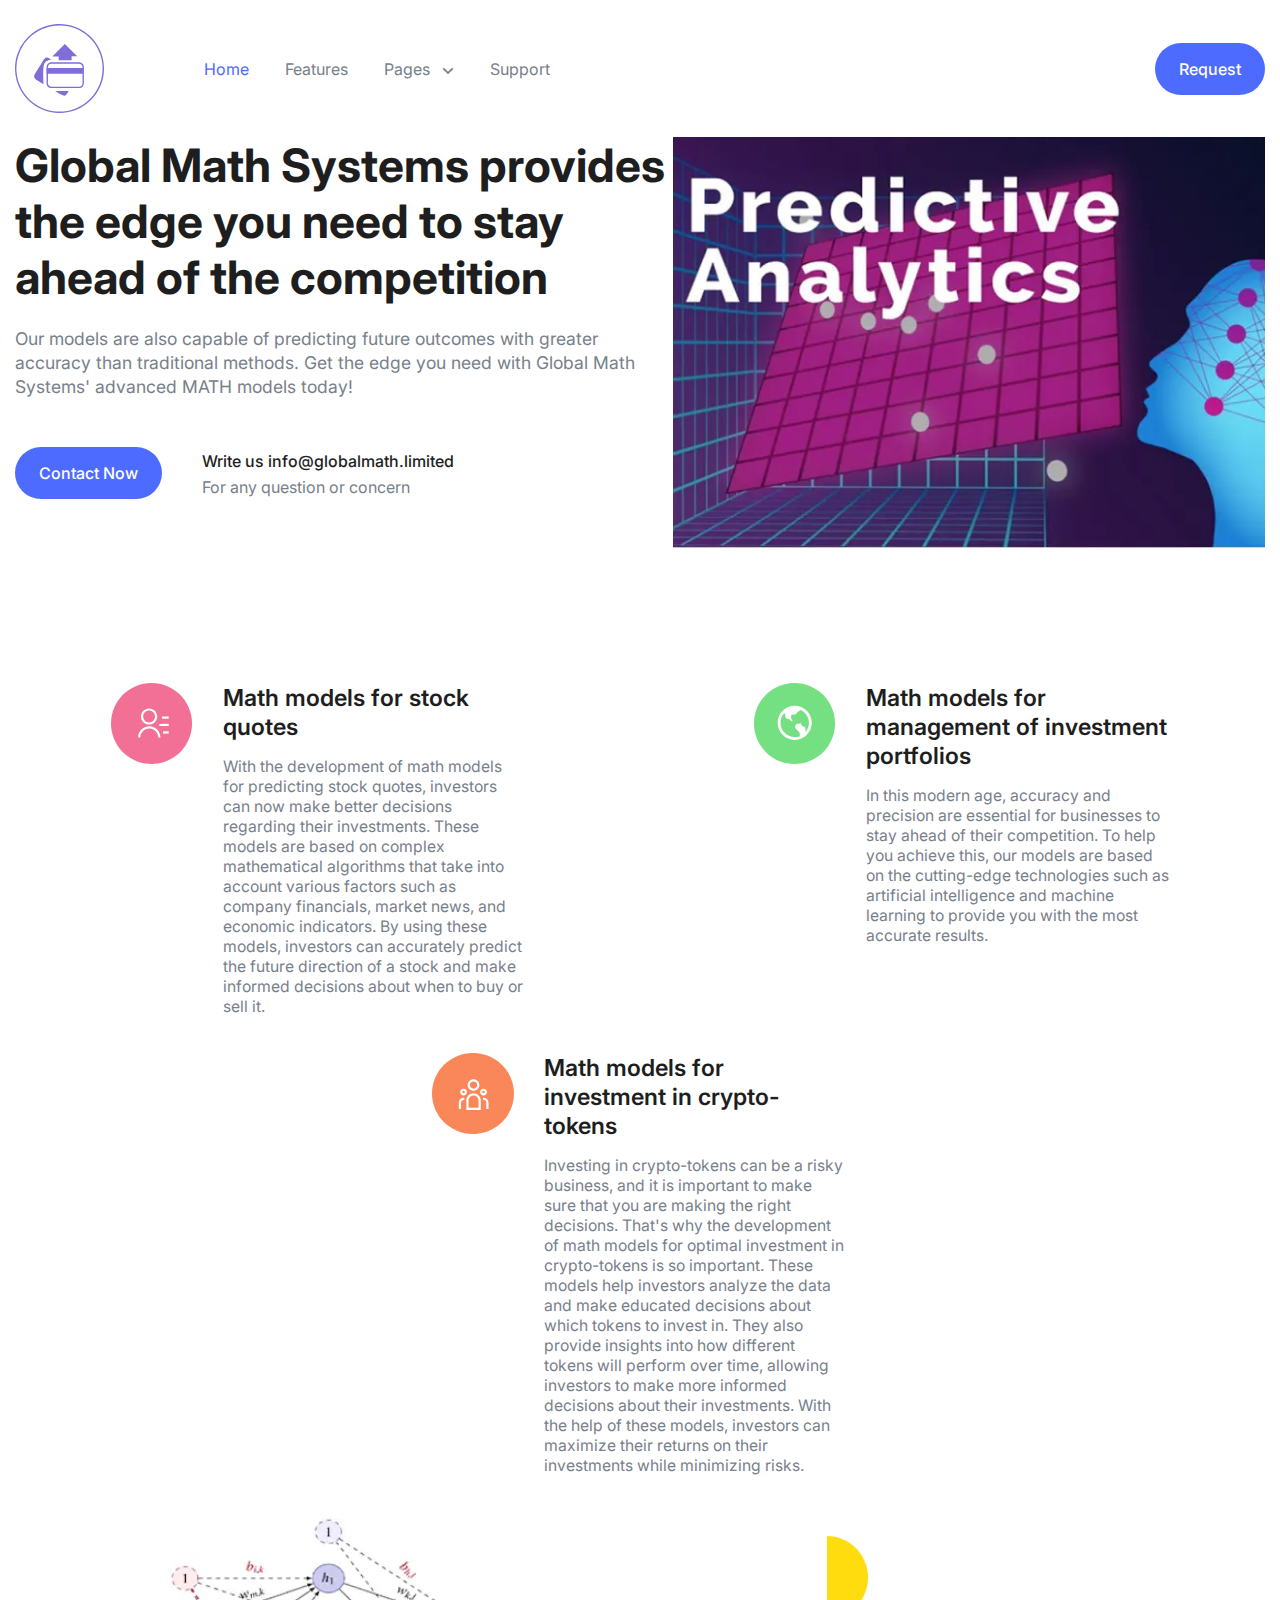
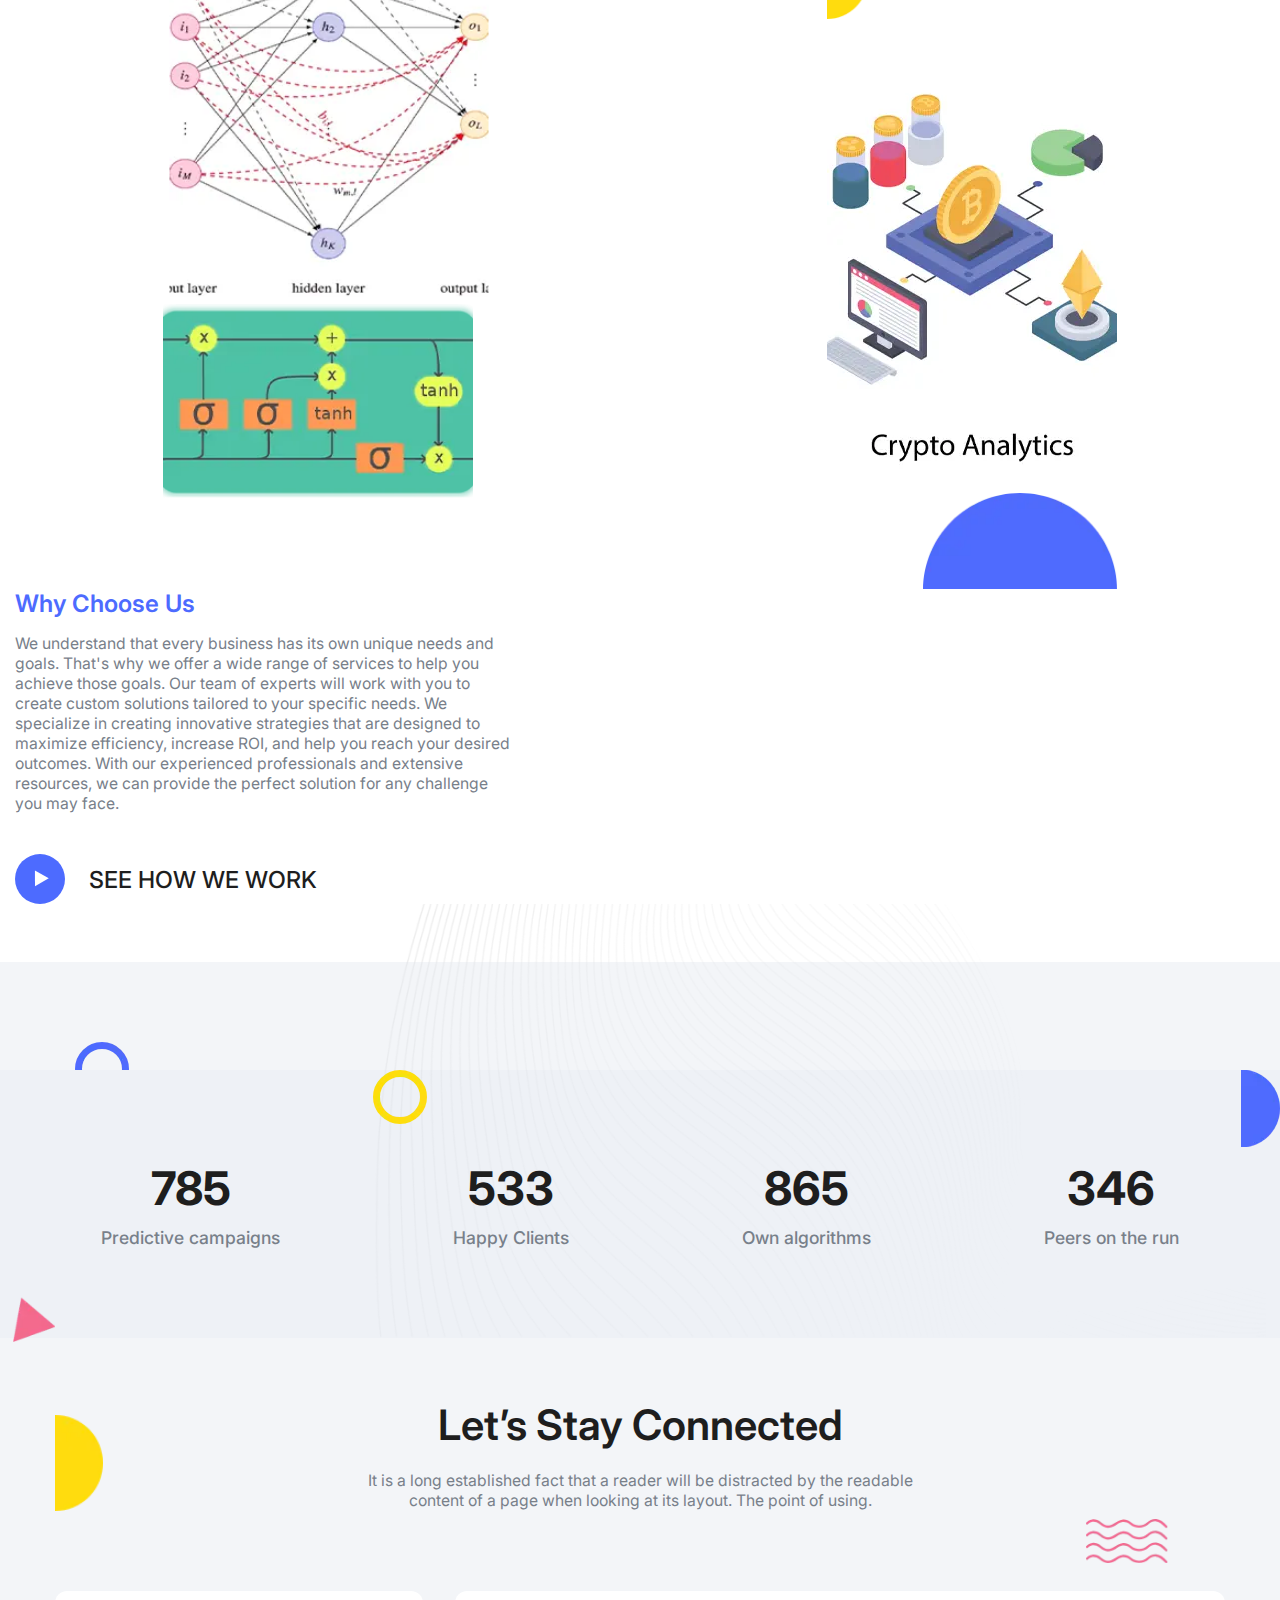
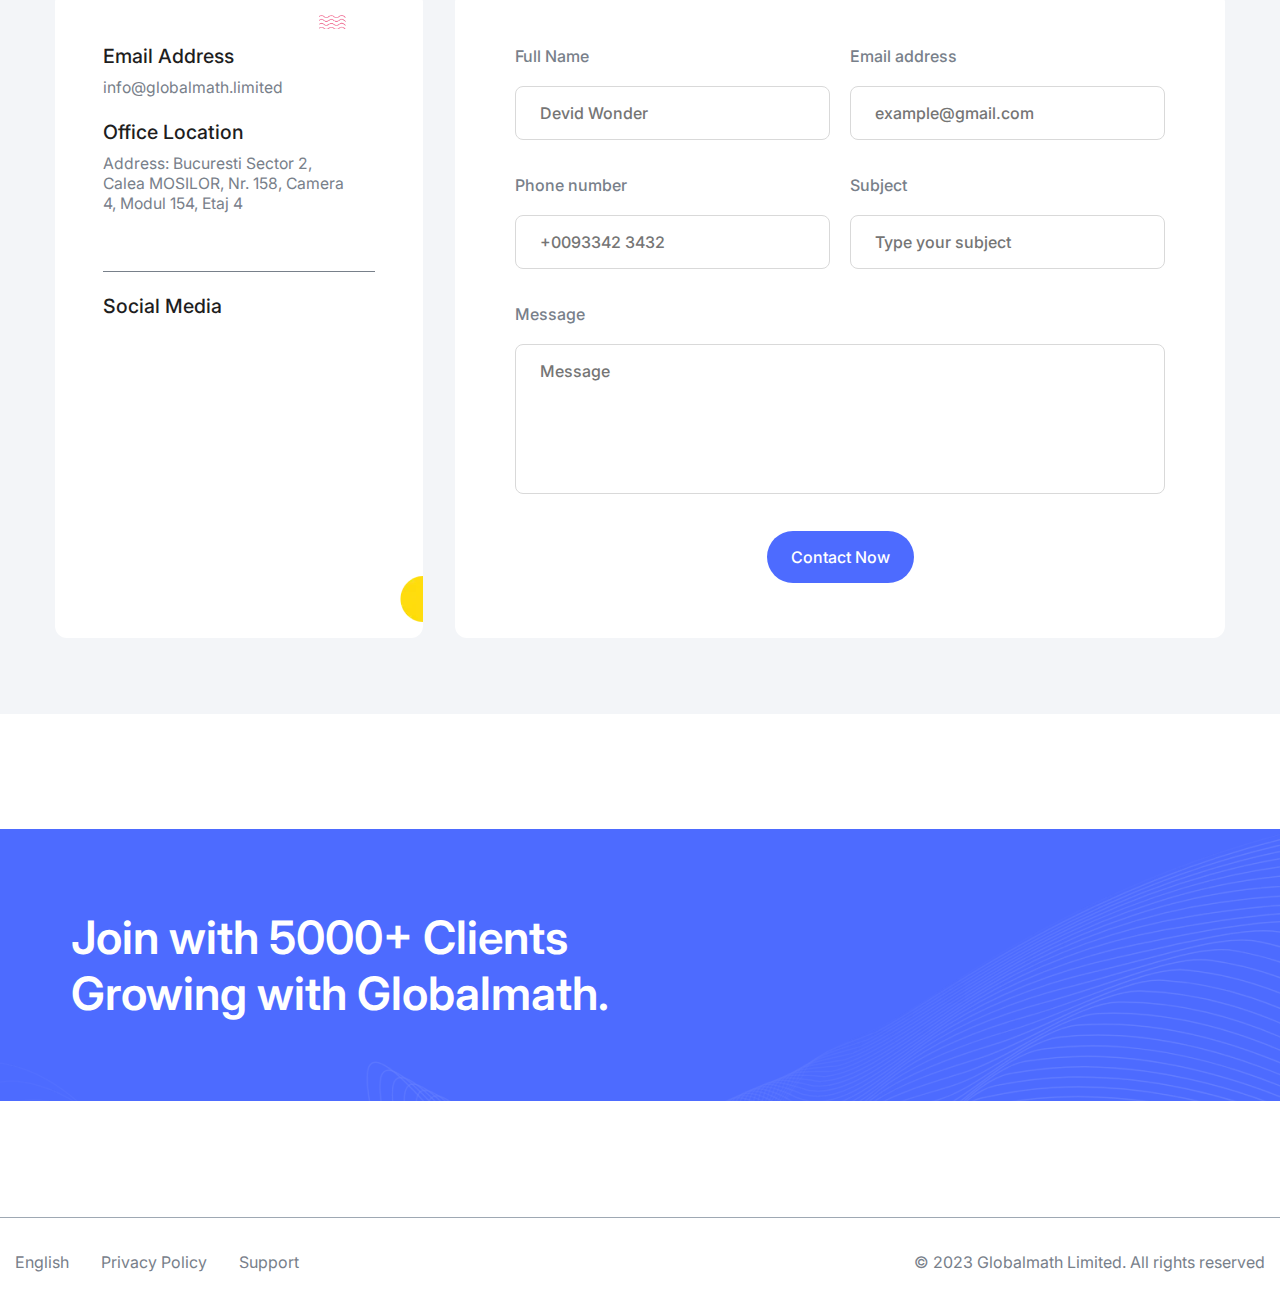
<file: index.html>
<!doctype html>
<html lang="en">
    <head>
        <title>Main Page | Global Math</title>
        <meta charset="UTF-8" />
        <meta name="format-detection" content="telephone=no" />
        <meta name="description" content="Meta Description" />
        <!-- <style>body{opacity: 0;}</style> -->
        <link rel="stylesheet" href="css/style.min.css?_v=20240512114606" />
        <link rel="shortcut icon" href="favicon.ico" />
        <!-- <meta name="robots" content="noindex, nofollow"> -->
        <meta name="viewport" content="width=device-width, initial-scale=1.0" />
    </head>

    <body>
        <div class="wrapper">
            <div id="form-message" aria-hidden="true" class="popup">
                <div class="popup__wrapper">
                    <div class="popup__content">
                        <button data-close type="button" class="popup__close">
                            <svg
                                width="23"
                                height="23"
                                viewBox="0 0 23 23"
                                fill="none"
                                xmlns="http://www.w3.org/2000/svg">
                                <path
                                    opacity="0.850056"
                                    d="M1.73333 1.48883L21.5469 21.0288"
                                    stroke="#979797"
                                    stroke-linecap="square" />
                                <path
                                    opacity="0.850056"
                                    d="M21.2667 1.48883L1.45309 21.0288"
                                    stroke="#979797"
                                    stroke-linecap="square" />
                            </svg>
                        </button>
                        <div class="popup__text">Form successfully submitted!</div>
                    </div>
                </div>
            </div>
            <header class="header">
                <div class="header__container">
                    <div class="header__menu menu">
                        <a href="index.html">
                            <img src="img/logo.svg" alt="logo" />
                        </a>
                        <nav class="menu__body">
                            <ul class="menu__list">
                                <li class="menu__item">
                                    <a href="index.html" class="menu__link menu__link_active"
                                        >Home</a
                                    >
                                </li>
                                <li class="menu__item">
                                    <a href="features.html" class="menu__link">Features</a>
                                </li>
                                <li class="menu__item dropdown">
                                    <a href="pages.html" class="menu__link"
                                        >Pages
                                        <svg
                                            width="8"
                                            height="6"
                                            viewBox="0 0 8 6"
                                            fill="none"
                                            xmlns="http://www.w3.org/2000/svg">
                                            <path
                                                d="M0.94 0.5L4 3.59299L7.06 0.5L8 1.45687L4 5.5L0 1.45687L0.94 0.5Z"
                                                fill="currentColor" />
                                        </svg>
                                    </a>
                                    <ul class="dropdown__menu">
                                        <li>
                                            <a href="free-advertising.html"
                                                >Free advertising for your online business</a
                                            >
                                        </li>
                                        <li>
                                            <a href="improve-design-skills.html"
                                                >9 simple ways to improve your design skills</a
                                            >
                                        </li>
                                        <li>
                                            <a href="coding-speed-tips.html"
                                                >Tips to quickly improve your coding speed</a
                                            >
                                        </li>
                                        <li>
                                            <a href="social-media-strategies.html"
                                                >Effective Social Media Strategies for Small
                                                Businesses</a
                                            >
                                        </li>
                                        <li>
                                            <a href="email-marketing-tips.html"
                                                >The Power of Email Marketing: Tips for Success</a
                                            >
                                        </li>
                                        <li>
                                            <a href="seo-guide.html"
                                                >Mastering SEO: A Guide for Beginners</a
                                            >
                                        </li>
                                    </ul>
                                </li>

                                <li class="menu__item">
                                    <a href="support.html" class="menu__link">Support</a>
                                </li>
                            </ul>
                        </nav>
                        <div class="header__btns">
                            <a
                                href="#"
                                data-goto="#contact"
                                class="header__btn"
                                aria-label="go to contact section"
                                ><svg
                                    width="10"
                                    height="9"
                                    viewBox="0 0 10 9"
                                    fill="none"
                                    xmlns="http://www.w3.org/2000/svg">
                                    <path
                                        d="M3.28672 4.82432C1.96348 4.82432 0.886719 3.74757 0.886719 2.42432C0.886719 1.10108 1.96348 0.0243225 3.28672 0.0243225C4.60996 0.0243225 5.68672 1.10108 5.68672 2.42432C5.68672 3.74757 4.60996 4.82432 3.28672 4.82432ZM3.28672 0.672971C2.32088 0.672971 1.53537 1.45848 1.53537 2.42432C1.53537 3.39016 2.32088 4.17567 3.28672 4.17567C4.25256 4.17567 5.03807 3.39016 5.03807 2.42432C5.03807 1.45848 4.25256 0.672971 3.28672 0.672971Z"
                                        fill="currentColor" />
                                    <path
                                        d="M6.65967 8.65135H6.01102C6.01102 7.18476 4.81816 5.9919 3.35157 5.9919C1.88497 5.9919 0.692106 7.18476 0.692106 8.65135H0.043457C0.043457 6.82735 1.52757 5.34325 3.35157 5.34325C5.17557 5.34325 6.65967 6.82735 6.65967 8.65135Z"
                                        fill="currentColor" />
                                    <path
                                        d="M9.09944 2.42432H7.11328V3.07297H9.09944V2.42432Z"
                                        fill="currentColor" />
                                    <path
                                        d="M9.0995 4.59989H6.33496V5.24854H9.0995V4.59989Z"
                                        fill="currentColor" />
                                    <path
                                        d="M9.09961 6.83514H7.42285V7.48379H9.09961V6.83514Z"
                                        fill="currentColor" />
                                </svg>
                                <span class="sr-only">go to contact</span> <span>Request</span></a
                            >
                            <button type="button" class="menu__icon icon-menu">
                                <span></span> <span class="sr-only">menu button</span>
                            </button>
                        </div>
                    </div>
                </div>
            </header>

            <main class="page">
                <section class="hero">
                    <div class="hero__container">
                        <div class="hero__wrapper">
                            <div class="hero__content">
                                <h1 class="hero__title">
                                    Global Math Systems provides the edge you need to stay ahead of
                                    the competition
                                </h1>
                                <p class="hero__descr">
                                    Our models are also capable of predicting future outcomes with
                                    greater accuracy than traditional methods. Get the edge you need
                                    with Global Math Systems' advanced MATH models today!
                                </p>
                                <div class="hero__cta" data-da=".hero__container, 920, 1">
                                    <a href="#" data-goto="#contact" class="hero__cta-btn"
                                        >Contact Now</a
                                    >
                                    <div class="hero__cta-descr">
                                        <p>
                                            Write us
                                            <a href="mailto:info@globalmath.limited"
                                                >info@globalmath.limited</a
                                            >
                                        </p>
                                        <span>For any question or concern</span>
                                    </div>
                                </div>
                            </div>
                            <div class="hero__img">
                                <img src="img/hero.webp" alt="hero" />
                            </div>
                        </div>
                    </div>
                </section>
                <section class="benefits">
                    <div class="benefits__container">
                        <div class="benefits__wrapper">
                            <div class="benefits__item">
                                <div class="benefits__icon">
                                    <img src="img/icons/icon-1.svg" alt="icon" />
                                </div>
                                <div class="benefits__content">
                                    <h2 class="benefits__heading">Math models for stock quotes</h2>
                                    <p class="benefits__descr">
                                        With the development of math models for predicting stock
                                        quotes, investors can now make better decisions regarding
                                        their investments. These models are based on complex
                                        mathematical algorithms that take into account various
                                        factors such as company financials, market news, and
                                        economic indicators. By using these models, investors can
                                        accurately predict the future direction of a stock and make
                                        informed decisions about when to buy or sell it.
                                    </p>
                                </div>
                            </div>
                            <div class="benefits__item">
                                <div class="benefits__icon">
                                    <img src="img/icons/icon-2.svg" alt="icon" />
                                </div>
                                <div class="benefits__content">
                                    <h2 class="benefits__heading">
                                        Math models for management of investment portfolios
                                    </h2>
                                    <p class="benefits__descr">
                                        In this modern age, accuracy and precision are essential for
                                        businesses to stay ahead of their competition. To help you
                                        achieve this, our models are based on the cutting-edge
                                        technologies such as artificial intelligence and machine
                                        learning to provide you with the most accurate results.
                                    </p>
                                </div>
                            </div>
                            <div class="benefits__item">
                                <div class="benefits__icon">
                                    <img src="img/icons/icon-3.svg" alt="icon" />
                                </div>
                                <div class="benefits__content">
                                    <h2 class="benefits__heading">
                                        Math models for investment in crypto-tokens
                                    </h2>
                                    <p class="benefits__descr">
                                        Investing in crypto-tokens can be a risky business, and it
                                        is important to make sure that you are making the right
                                        decisions. That's why the development of math models for
                                        optimal investment in crypto-tokens is so important. These
                                        models help investors analyze the data and make educated
                                        decisions about which tokens to invest in. They also provide
                                        insights into how different tokens will perform over time,
                                        allowing investors to make more informed decisions about
                                        their investments. With the help of these models, investors
                                        can maximize their returns on their investments while
                                        minimizing risks.
                                    </p>
                                </div>
                            </div>
                        </div>
                    </div>
                </section>
                <section class="why">
                    <div class="why__container">
                        <div class="why__wrapper">
                            <div class="why__img">
                                <div class="why__left">
                                    <img src="img/left-1.webp" alt="why-1" />
                                    <img src="img/left-2.webp" alt="why-2" />
                                </div>
                                <div class="why__right">
                                    <img src="img/right-1.webp" alt="why-3" />
                                </div>
                            </div>
                            <div class="why__content">
                                <h2 class="why__heading">Why Choose Us</h2>
                                <p class="why__descr">
                                    We understand that every business has its own unique needs and
                                    goals. That's why we offer a wide range of services to help you
                                    achieve those goals. Our team of experts will work with you to
                                    create custom solutions tailored to your specific needs. We
                                    specialize in creating innovative strategies that are designed
                                    to maximize efficiency, increase ROI, and help you reach your
                                    desired outcomes. With our experienced professionals and
                                    extensive resources, we can provide the perfect solution for any
                                    challenge you may face.
                                </p>
                                <div class="why__cta">
                                    <a href="#" class="why__btn">
                                        <img src="img/why-play.svg" alt="play" />
                                    </a>
                                    <p class="why__cta-text">SEE HOW WE WORK</p>
                                </div>
                            </div>
                        </div>
                    </div>
                </section>
                <section class="counter">
                    <div class="counter__top"></div>
                    <div class="counter__container">
                        <div class="counter__top-decor"></div>
                    </div>
                    <div class="counter__bottom">
                        <div class="counter__container">
                            <div class="counter__wrapper">
                                <div class="counter__item">
                                    <div class="counter__number">785</div>
                                    <div class="counter__descr">Predictive campaigns</div>
                                </div>
                                <div class="counter__item">
                                    <div class="counter__number">533</div>
                                    <div class="counter__descr">Happy Clients</div>
                                </div>
                                <div class="counter__item">
                                    <div class="counter__number">865</div>
                                    <div class="counter__descr">Own algorithms</div>
                                </div>
                                <div class="counter__item">
                                    <div class="counter__number">346</div>
                                    <div class="counter__descr">Peers on the run</div>
                                </div>
                            </div>
                        </div>
                    </div>
                </section>
                <section class="contact" id="contact">
                    <div class="contact__container">
                        <h2 class="contact__title">Let’s Stay Connected</h2>
                        <p class="contact__subtitle">
                            It is a long established fact that a reader will be distracted by the
                            readable content of a page when looking at its layout. The point of
                            using.
                        </p>
                        <div class="contact__wrapper">
                            <div class="contact__address">
                                <h3 class="contact__heading">Email Address</h3>
                                <p class="contact__text">info@globalmath.limited</p>
                                <h3 class="contact__heading">Office Location</h3>
                                <p class="contact__text">
                                    Address: Bucuresti Sector 2, <br />
                                    Calea MOSILOR, Nr. 158, Camera <br />
                                    4, Modul 154, Etaj 4
                                </p>
                                <div class="separator"></div>
                                <h3 class="contact__heading">Social Media</h3>
                            </div>
                            <form
                                class="contact__form"
                                action="files/sendmail/sendmail.php"
                                method="POST"
                                data-popup-message="#form-message"
                                data-dev>
                                <div class="form__line">
                                    <div>
                                        <label for="name">Full Name</label>
                                        <input
                                            type="text"
                                            id="name"
                                            name="name"
                                            data-error="Incorrect name"
                                            data-required
                                            placeholder="Devid Wonder " />
                                    </div>
                                    <div>
                                        <label for="email">Email address</label>
                                        <input
                                            type="email"
                                            id="email"
                                            name="email"
                                            data-required="email"
                                            data-error="Incorrect email"
                                            placeholder="example@gmail.com " />
                                    </div>
                                </div>
                                <div class="form__line">
                                    <div>
                                        <label for="phone">Phone number</label>
                                        <input
                                            type="text"
                                            name="phone"
                                            id="phone"
                                            placeholder="+0093342 3432 " />
                                    </div>
                                    <div>
                                        <label for="subject">Subject</label>
                                        <input
                                            name="subject"
                                            id="subject"
                                            type="text"
                                            placeholder="Type your subject " />
                                    </div>
                                </div>

                                <div>
                                    <label for="message">Message</label>
                                    <textarea
                                        name="message"
                                        id="message"
                                        placeholder="Message"></textarea>
                                </div>

                                <button class="form-btn" type="submit">Contact Now</button>
                            </form>
                        </div>
                    </div>
                </section>
                <div class="tagline">
                    <div class="tagline__container">
                        <h2 class="tagline__title">
                            Join with 5000+ Clients <br />
                            Growing with Globalmath.
                        </h2>
                    </div>
                </div>
            </main>
            <footer class="footer">
                <div class="footer__container">
                    <div class="footer__wrapper">
                        <div class="nav">
                            <ul class="footer__list">
                                <li class="footer__link"><a href="#">English</a></li>
                                <li class="footer__link"><a href="#">Privacy Policy</a></li>
                                <li class="footer__link"><a href="support.html">Support</a></li>
                            </ul>
                        </div>
                        <div class="footer__copy">
                            © 2023 Globalmath Limited. All rights reserved
                        </div>
                    </div>
                </div>
            </footer>
        </div>
        <script src="js/app.min.js?_v=20240512114606"></script>
    </body>
</html>
</file>
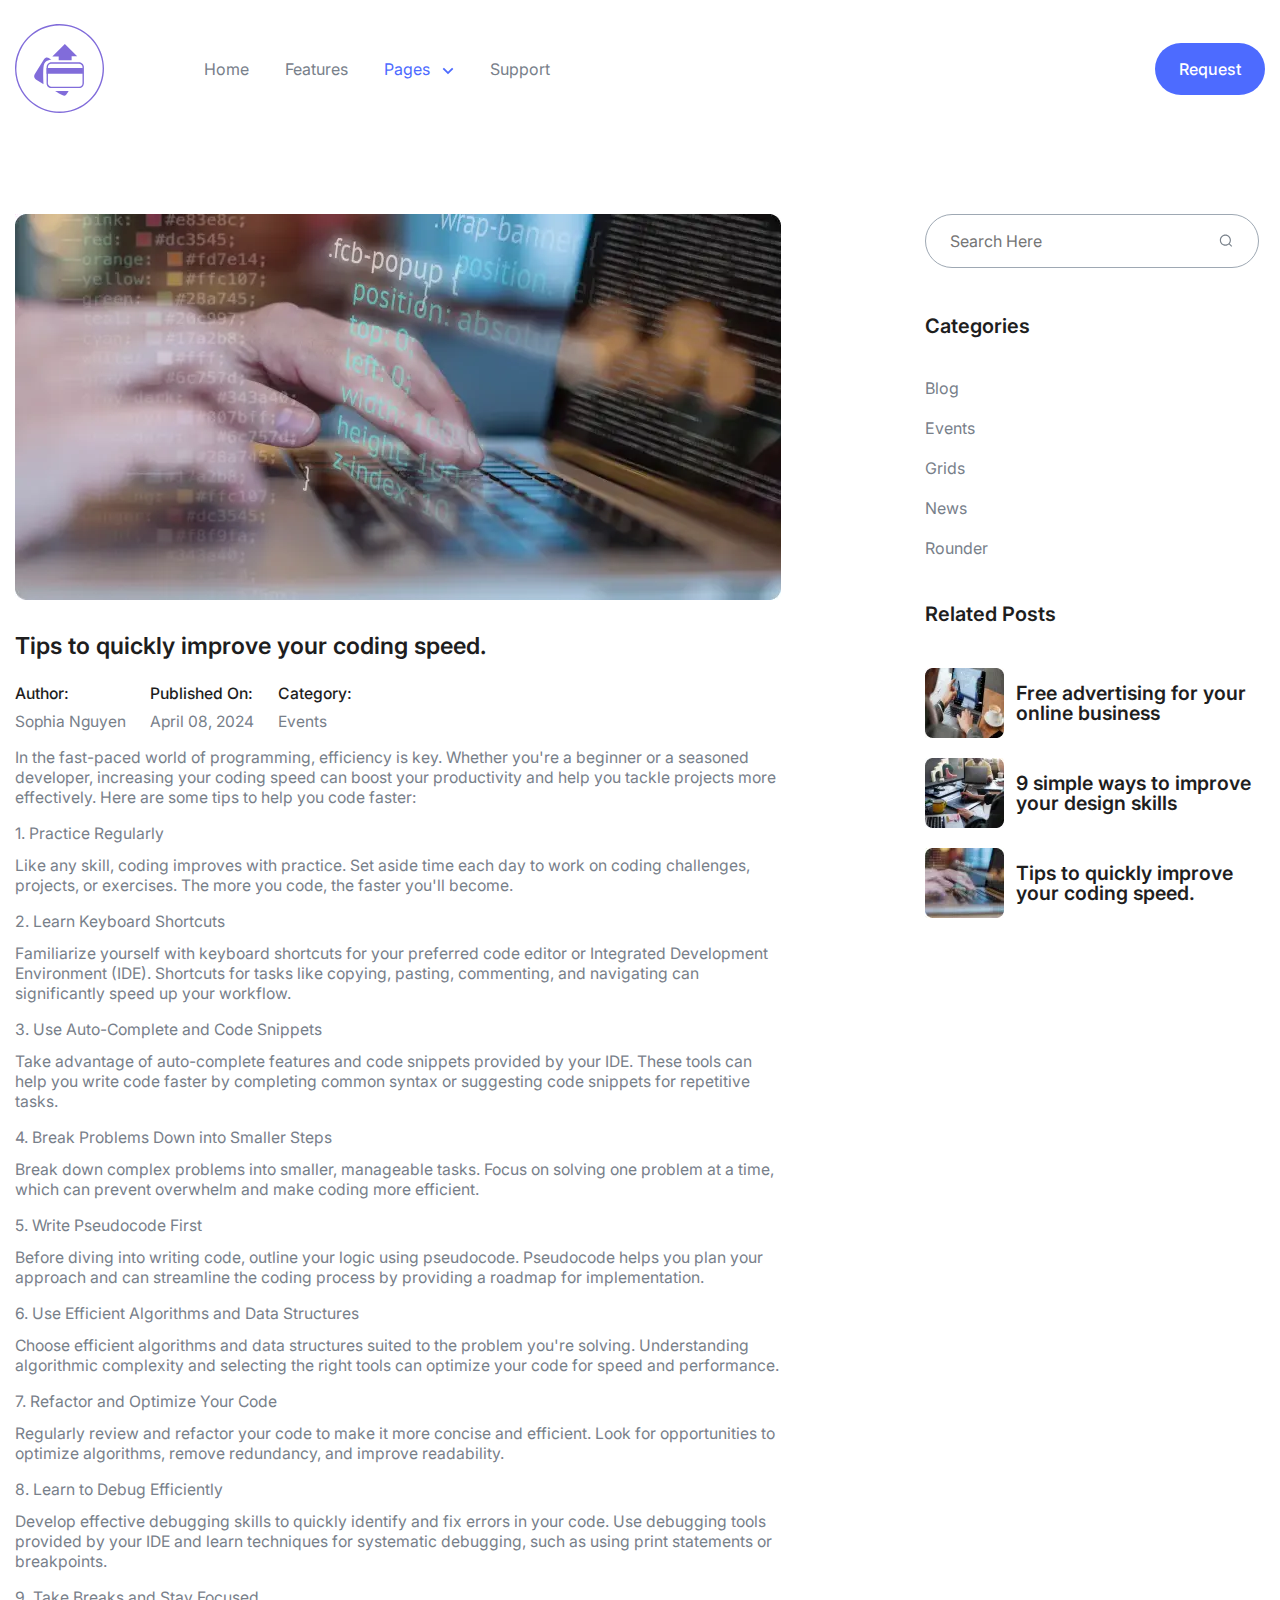
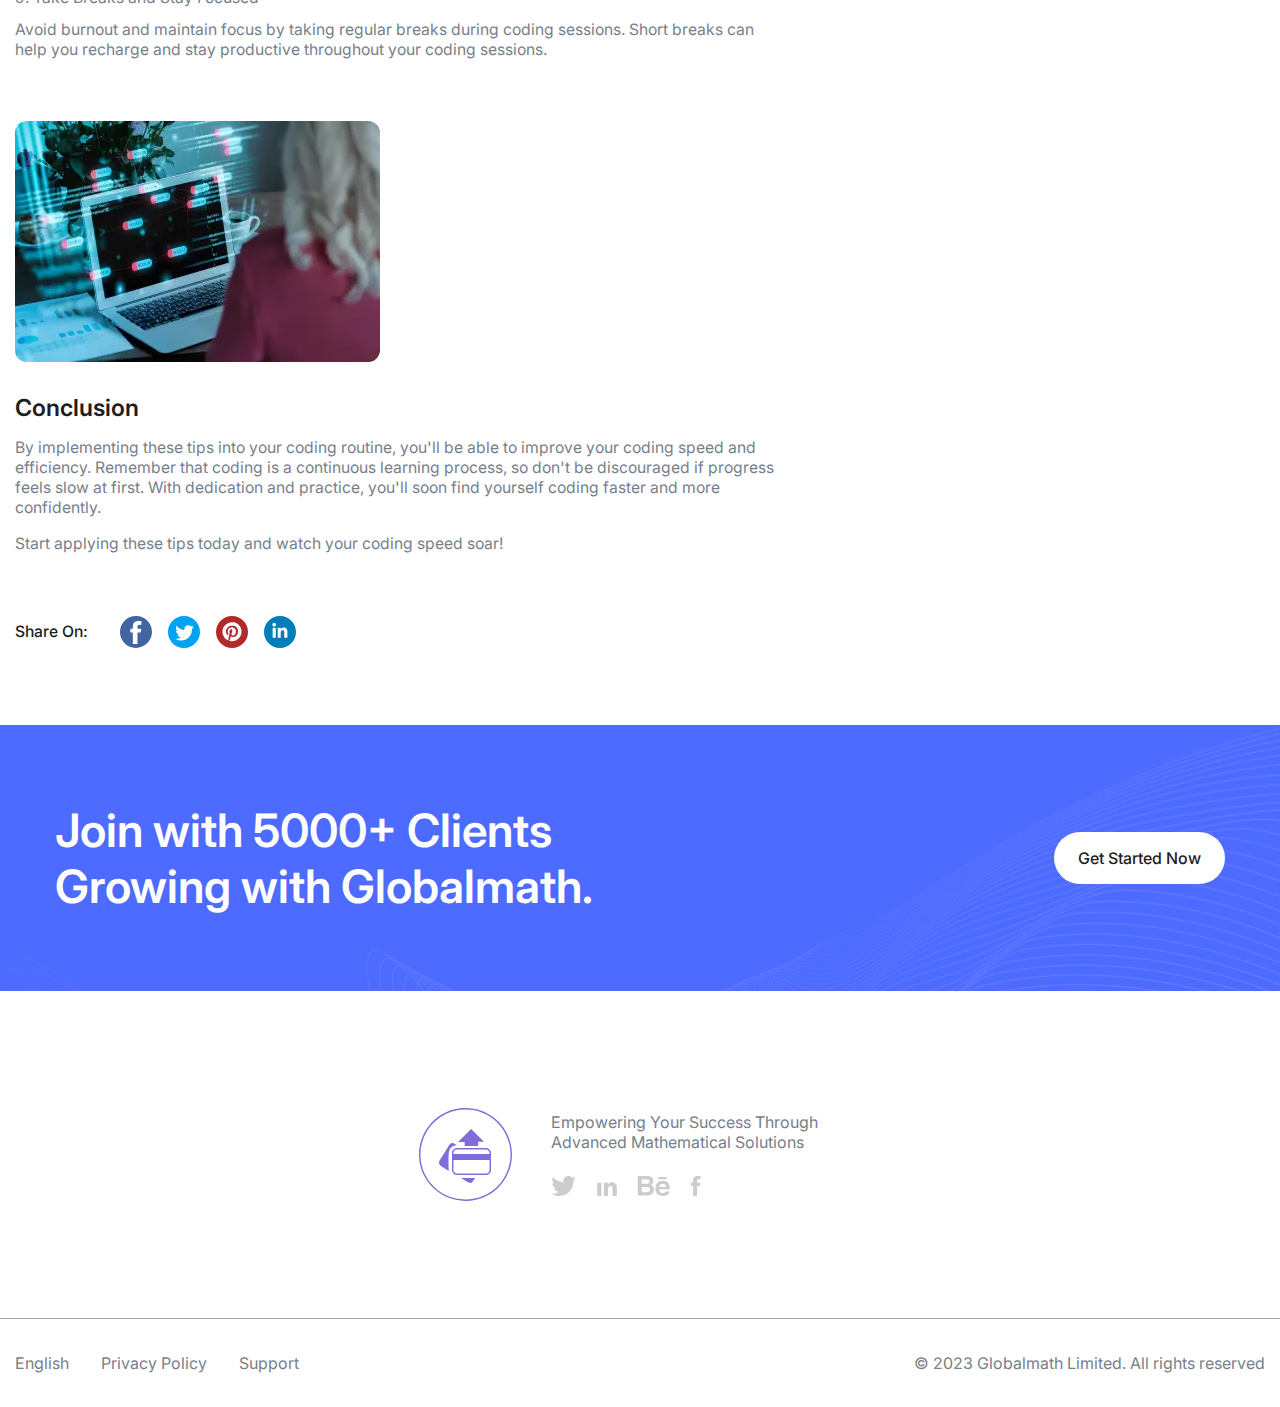
<file: coding-speed-tips.html>
<!doctype html>
<html lang="en">
    <head>
        <title>Tips to quickly improve your coding speed | Global Math</title>
        <meta charset="UTF-8" />
        <meta name="format-detection" content="telephone=no" />
        <meta name="description" content="Meta Description" />
        <!-- <style>body{opacity: 0;}</style> -->
        <link rel="stylesheet" href="css/style.min.css?_v=20240512114606" />
        <link rel="shortcut icon" href="favicon.ico" />
        <!-- <meta name="robots" content="noindex, nofollow"> -->
        <meta name="viewport" content="width=device-width, initial-scale=1.0" />
    </head>

    <body>
        <div class="wrapper">
            <header class="header">
                <div class="header__container">
                    <div class="header__menu menu">
                        <a href="index.html">
                            <img src="img/logo.svg" alt="logo" />
                        </a>
                        <nav class="menu__body">
                            <ul class="menu__list">
                                <li class="menu__item">
                                    <a href="index.html" class="menu__link">Home</a>
                                </li>
                                <li class="menu__item">
                                    <a href="features.html" class="menu__link">Features</a>
                                </li>
                                <li class="menu__item dropdown">
                                    <a href="pages.html" class="menu__link menu__link_active"
                                        >Pages
                                        <svg
                                            width="8"
                                            height="6"
                                            viewBox="0 0 8 6"
                                            fill="none"
                                            xmlns="http://www.w3.org/2000/svg">
                                            <path
                                                d="M0.94 0.5L4 3.59299L7.06 0.5L8 1.45687L4 5.5L0 1.45687L0.94 0.5Z"
                                                fill="currentColor" />
                                        </svg>
                                    </a>
                                    <ul class="dropdown__menu">
                                        <li>
                                            <a href="free-advertising.html"
                                                >Free advertising for your online business</a
                                            >
                                        </li>
                                        <li>
                                            <a href="improve-design-skills.html"
                                                >9 simple ways to improve your design skills</a
                                            >
                                        </li>
                                        <li>
                                            <a href="coding-speed-tips.html"
                                                >Tips to quickly improve your coding speed</a
                                            >
                                        </li>
                                        <li>
                                            <a href="social-media-strategies.html"
                                                >Effective Social Media Strategies for Small
                                                Businesses</a
                                            >
                                        </li>
                                        <li>
                                            <a href="email-marketing-tips.html"
                                                >The Power of Email Marketing: Tips for Success</a
                                            >
                                        </li>
                                        <li>
                                            <a href="seo-guide.html"
                                                >Mastering SEO: A Guide for Beginners</a
                                            >
                                        </li>
                                    </ul>
                                </li>

                                <li class="menu__item">
                                    <a href="support.html" class="menu__link">Support</a>
                                </li>
                            </ul>
                        </nav>
                        <div class="header__btns">
                            <a
                                href="index.html#contact"
                                aria-label="go to contact section"
                                class="header__btn"
                                ><svg
                                    width="10"
                                    height="9"
                                    viewBox="0 0 10 9"
                                    fill="none"
                                    xmlns="http://www.w3.org/2000/svg">
                                    <path
                                        d="M3.28672 4.82432C1.96348 4.82432 0.886719 3.74757 0.886719 2.42432C0.886719 1.10108 1.96348 0.0243225 3.28672 0.0243225C4.60996 0.0243225 5.68672 1.10108 5.68672 2.42432C5.68672 3.74757 4.60996 4.82432 3.28672 4.82432ZM3.28672 0.672971C2.32088 0.672971 1.53537 1.45848 1.53537 2.42432C1.53537 3.39016 2.32088 4.17567 3.28672 4.17567C4.25256 4.17567 5.03807 3.39016 5.03807 2.42432C5.03807 1.45848 4.25256 0.672971 3.28672 0.672971Z"
                                        fill="currentColor" />
                                    <path
                                        d="M6.65967 8.65135H6.01102C6.01102 7.18476 4.81816 5.9919 3.35157 5.9919C1.88497 5.9919 0.692106 7.18476 0.692106 8.65135H0.043457C0.043457 6.82735 1.52757 5.34325 3.35157 5.34325C5.17557 5.34325 6.65967 6.82735 6.65967 8.65135Z"
                                        fill="currentColor" />
                                    <path
                                        d="M9.09944 2.42432H7.11328V3.07297H9.09944V2.42432Z"
                                        fill="currentColor" />
                                    <path
                                        d="M9.0995 4.59989H6.33496V5.24854H9.0995V4.59989Z"
                                        fill="currentColor" />
                                    <path
                                        d="M9.09961 6.83514H7.42285V7.48379H9.09961V6.83514Z"
                                        fill="currentColor" />
                                </svg>
                                <span class="sr-only">go to contact</span> <span>Request</span></a
                            >
                            <button type="button" class="menu__icon icon-menu">
                                <span></span> <span class="sr-only">menu button</span>
                            </button>
                        </div>
                    </div>
                </div>
            </header>

            <main class="page">
                <section class="article">
                    <div class="article__container">
                        <div class="article__wrapper">
                            <div class="article__content">
                                <div class="article__img">
                                    <img src="img/articles/article-3.webp" alt="article main" />
                                </div>
                                <h2 class="article__title">
                                    Tips to quickly improve your coding speed.
                                </h2>
                                <div class="article__info">
                                    <div>
                                        <h3 class="article__info-heading">Author:</h3>
                                        <p class="article__info-text">Sophia Nguyen</p>
                                    </div>
                                    <div>
                                        <h3 class="article__info-heading">Published On:</h3>
                                        <p class="article__info-text">April 08, 2024</p>
                                    </div>
                                    <div>
                                        <h3 class="article__info-heading">Category:</h3>
                                        <p class="article__info-text">Events</p>
                                    </div>
                                </div>
                                <div class="article__main">
                                    <p class="article__text">
                                        In the fast-paced world of programming, efficiency is key.
                                        Whether you're a beginner or a seasoned developer,
                                        increasing your coding speed can boost your productivity and
                                        help you tackle projects more effectively. Here are some
                                        tips to help you code faster:
                                    </p>
                                    <p class="article__text -mb-4">1. Practice Regularly</p>
                                    <p class="article__text">
                                        Like any skill, coding improves with practice. Set aside
                                        time each day to work on coding challenges, projects, or
                                        exercises. The more you code, the faster you'll become.
                                    </p>
                                    <p class="article__text -mb-4">2. Learn Keyboard Shortcuts</p>
                                    <p class="article__text">
                                        Familiarize yourself with keyboard shortcuts for your
                                        preferred code editor or Integrated Development Environment
                                        (IDE). Shortcuts for tasks like copying, pasting,
                                        commenting, and navigating can significantly speed up your
                                        workflow.
                                    </p>
                                    <p class="article__text -mb-4">
                                        3. Use Auto-Complete and Code Snippets
                                    </p>
                                    <p class="article__text">
                                        Take advantage of auto-complete features and code snippets
                                        provided by your IDE. These tools can help you write code
                                        faster by completing common syntax or suggesting code
                                        snippets for repetitive tasks.
                                    </p>
                                    <p class="article__text -mb-4">
                                        4. Break Problems Down into Smaller Steps
                                    </p>
                                    <p class="article__text">
                                        Break down complex problems into smaller, manageable tasks.
                                        Focus on solving one problem at a time, which can prevent
                                        overwhelm and make coding more efficient.
                                    </p>
                                    <p class="article__text -mb-4">5. Write Pseudocode First</p>
                                    <p class="article__text">
                                        Before diving into writing code, outline your logic using
                                        pseudocode. Pseudocode helps you plan your approach and can
                                        streamline the coding process by providing a roadmap for
                                        implementation.
                                    </p>
                                    <p class="article__text -mb-4">
                                        6. Use Efficient Algorithms and Data Structures
                                    </p>
                                    <p class="article__text">
                                        Choose efficient algorithms and data structures suited to
                                        the problem you're solving. Understanding algorithmic
                                        complexity and selecting the right tools can optimize your
                                        code for speed and performance.
                                    </p>
                                    <p class="article__text -mb-4">
                                        7. Refactor and Optimize Your Code
                                    </p>
                                    <p class="article__text">
                                        Regularly review and refactor your code to make it more
                                        concise and efficient. Look for opportunities to optimize
                                        algorithms, remove redundancy, and improve readability.
                                    </p>
                                    <p class="article__text -mb-4">8. Learn to Debug Efficiently</p>
                                    <p class="article__text">
                                        Develop effective debugging skills to quickly identify and
                                        fix errors in your code. Use debugging tools provided by
                                        your IDE and learn techniques for systematic debugging, such
                                        as using print statements or breakpoints.
                                    </p>
                                    <p class="article__text -mb-4">
                                        9. Take Breaks and Stay Focused
                                    </p>
                                    <p class="article__text">
                                        Avoid burnout and maintain focus by taking regular breaks
                                        during coding sessions. Short breaks can help you recharge
                                        and stay productive throughout your coding sessions.
                                    </p>
                                    <div class="article__main-imgs">
                                        <img
                                            src="img/articles/article-3-1.webp"
                                            alt="article img" />
                                    </div>
                                    <h2 class="article__title">Conclusion</h2>
                                    <p class="article__text">
                                        By implementing these tips into your coding routine, you'll
                                        be able to improve your coding speed and efficiency.
                                        Remember that coding is a continuous learning process, so
                                        don't be discouraged if progress feels slow at first. With
                                        dedication and practice, you'll soon find yourself coding
                                        faster and more confidently.
                                    </p>
                                    <p class="article__text">
                                        Start applying these tips today and watch your coding speed
                                        soar!
                                    </p>
                                </div>
                                <div class="article__share">
                                    <h3 class="article__info-heading">Share On:</h3>
                                    <div class="article__share-links">
                                        <a href="#" class="article__share-link">
                                            <img
                                                src="img/icons/facebook-share.svg"
                                                alt="facebook" />
                                        </a>
                                        <a href="#" class="article__share-link">
                                            <img src="img/icons/twitter-share.svg" alt="twitter" />
                                        </a>
                                        <a href="#" class="article__share-link">
                                            <img
                                                src="img/icons/pinterest-share.svg"
                                                alt="pinterest" />
                                        </a>
                                        <a href="#" class="article__share-link">
                                            <img
                                                src="img/icons/linkedin-share.svg"
                                                alt="linkedin" />
                                        </a>
                                    </div>
                                </div>
                            </div>
                            <aside class="article__sidebar">
                                <div class="article__search" data-da=".article__content, 991, 0">
                                    <input
                                        type="search"
                                        id="site-search"
                                        name="q"
                                        aria-label="Search through site content"
                                        placeholder="Search Here"
                                        pattern=".*\S.*"
                                        required />

                                    <button type="submit">
                                        <svg
                                            width="17"
                                            height="16"
                                            viewBox="0 0 17 16"
                                            fill="none"
                                            xmlns="http://www.w3.org/2000/svg">
                                            <path
                                                d="M7.3761 12.6733C4.31867 12.6733 1.83154 10.1861 1.83154 7.12872C1.83154 4.0713 4.31867 1.58417 7.3761 1.58417C10.4335 1.58417 12.9207 4.0713 12.9207 7.12872C12.9207 10.1861 10.4335 12.6733 7.3761 12.6733ZM7.3761 2.69308C4.93016 2.69308 2.94045 4.68278 2.94045 7.12872C2.94045 9.57466 4.93016 11.5644 7.3761 11.5644C9.82204 11.5644 11.8117 9.57466 11.8117 7.12872C11.8117 4.68278 9.82204 2.69308 7.3761 2.69308Z"
                                                fill="currentColor" />
                                            <path
                                                d="M11.372 10.1876L10.5879 10.9717L13.3782 13.762L14.1624 12.9779L11.372 10.1876Z"
                                                fill="currentColor" />
                                        </svg>
                                    </button>
                                    <div id="search-results"></div>
                                </div>
                                <div class="article__nav">
                                    <h3 class="article__subheading">Categories</h3>
                                    <ul class="article__nav-list">
                                        <li class="article__nav-item">
                                            <a href="#" class="article__nav-link">Blog</a>
                                        </li>
                                        <li class="article__nav-item">
                                            <a href="pages.html" class="article__nav-link"
                                                >Events</a
                                            >
                                        </li>
                                        <li class="article__nav-item">
                                            <a href="#" class="article__nav-link">Grids</a>
                                        </li>
                                        <li class="article__nav-item">
                                            <a href="#" class="article__nav-link">News</a>
                                        </li>
                                        <li class="article__nav-item">
                                            <a href="#" class="article__nav-link">Rounder</a>
                                        </li>
                                    </ul>
                                </div>
                                <div class="article__categories">
                                    <h3 class="article__subheading">Related Posts</h3>
                                    <div class="article__categories-list">
                                        <div class="article__categories-item">
                                            <img
                                                src="img/articles/article-categories-1.webp"
                                                alt="article-categorie" />
                                            <a
                                                href="free-advertising.html"
                                                class="article__categories-link"
                                                >Free advertising for your online business</a
                                            >
                                        </div>
                                        <div class="article__categories-item">
                                            <img
                                                src="img/articles/article-categories-2.webp"
                                                alt="article-categorie" />
                                            <a
                                                href="improve-design-skills.html"
                                                class="article__categories-link"
                                                >9 simple ways to improve your design skills</a
                                            >
                                        </div>
                                        <div class="article__categories-item">
                                            <img
                                                src="img/articles/article-categories-3.webp"
                                                alt="article-categorie" />
                                            <a
                                                href="coding-speed-tips.html"
                                                class="article__categories-link"
                                                >Tips to quickly improve your coding speed.</a
                                            >
                                        </div>
                                    </div>
                                </div>
                            </aside>
                        </div>
                    </div>
                </section>
                <section class="join">
                    <div class="join__top">
                        <div class="join__container">
                            <div class="join__wrapper">
                                <div class="join__content">
                                    <h2 class="join__heading">
                                        Join with 5000+ Clients Growing with Globalmath.
                                    </h2>
                                </div>
                                <div>
                                    <a href="index.html#contact" class="join__btn"
                                        >Get Started Now</a
                                    >
                                </div>
                            </div>
                        </div>
                    </div>
                    <div class="join__bottom">
                        <div class="join__socials">
                            <div class="join__logo">
                                <img src="img/logo.svg" alt="logo" />
                            </div>
                            <div class="join__socials-content">
                                <div class="join__socials-decr">
                                    Empowering Your Success Through Advanced Mathematical Solutions
                                </div>
                                <div class="join__socials-links">
                                    <a
                                        href="https://twitter.com"
                                        target="_blank"
                                        class="join__socials-link">
                                        <svg
                                            width="25"
                                            height="20"
                                            viewBox="0 0 25 20"
                                            fill="none"
                                            xmlns="http://www.w3.org/2000/svg">
                                            <path
                                                d="M24.0928 0.548904C23.7494 1.6215 23.0414 2.41428 22.0366 3.13923C23.0583 3.0502 23.8893 2.74072 24.8135 2.42276C24.1776 3.39784 23.4229 4.12704 22.6005 4.79264C22.4691 4.89862 22.3503 4.97069 22.3546 5.16995C22.4436 7.86627 21.7695 10.376 20.4722 12.7247C18.8697 15.6245 16.5507 17.74 13.4644 18.9822C11.3658 19.8301 9.16976 20.1184 6.93131 19.9573C4.62503 19.7877 2.46712 19.0882 0.5 17.8164C3.12425 17.9647 5.49836 17.3203 7.69866 15.6839C5.42629 15.3998 3.83648 14.323 3.01402 12.1185C3.75593 12.3177 4.42577 12.2541 5.09561 12.0973C5.07017 11.8684 4.87516 11.9489 4.75645 11.9023C2.6791 11.1307 1.51748 9.64686 1.25887 7.44656C1.21223 7.065 1.36062 7.0862 1.61499 7.21339C2.17036 7.49743 2.77661 7.5695 3.53972 7.72637C1.26311 5.7762 0.707735 3.5759 1.96262 0.917739C3.67962 2.96117 5.70186 4.43652 8.13109 5.33105C9.39022 5.79316 10.679 6.11112 12.0272 6.16623C12.2943 6.17895 12.3748 6.15775 12.3282 5.82707C11.9085 2.73224 14.113 0.0825594 17.2121 0.00200905C18.4924 -0.0319069 19.6752 0.362366 20.6249 1.2781C20.875 1.51975 21.087 1.58758 21.4304 1.51127C22.3546 1.29929 23.1855 0.871105 24.0461 0.502269C24.0589 0.519227 24.0758 0.540425 24.0885 0.557383L24.0928 0.548904Z"
                                                fill="currentColor" />
                                        </svg>
                                    </a>
                                    <a
                                        href="https://www.linkedin.com/"
                                        target="_blank"
                                        class="join__socials-link">
                                        <svg
                                            width="21"
                                            height="20"
                                            viewBox="0 0 21 20"
                                            fill="none"
                                            xmlns="http://www.w3.org/2000/svg">
                                            <path
                                                d="M5.20305 6.64355C3.93082 6.64355 2.65449 6.64355 1.38226 6.64355C1.21045 6.64355 1.21045 6.64356 1.21045 6.81537C1.21045 11.1516 1.21045 15.4878 1.21045 19.824C1.21045 19.9918 1.21045 19.9918 1.37408 19.9918C2.64631 19.9918 3.92263 19.9918 5.19486 19.9918C5.36259 19.9918 5.36259 19.9918 5.36259 19.8199C5.36259 17.6518 5.36259 15.4837 5.36259 13.3156C5.36259 11.1434 5.36259 8.97121 5.36259 6.799C5.36259 6.64356 5.36259 6.64355 5.20305 6.64355Z"
                                                fill="currentColor" />
                                            <path
                                                d="M20.7642 10.7916C20.7315 10.2025 20.6047 9.63393 20.3919 9.08167C19.9542 7.94035 19.1934 7.10173 18.0561 6.63539C17.148 6.26313 16.203 6.17313 15.2376 6.29994C14.039 6.45948 13.0613 7.02401 12.284 7.94034C12.1695 8.07534 12.0672 8.22261 11.9486 8.38215V8.25533C11.9486 7.77262 11.9486 7.28991 11.9486 6.80311C11.9486 6.64766 11.9486 6.64766 11.789 6.64766C10.57 6.64766 9.34685 6.64766 8.1278 6.64766C7.96826 6.64766 7.96826 6.64766 7.96826 6.81538C7.96826 11.1516 7.96826 15.4878 7.96826 19.824C7.96826 19.9386 8.02553 19.9959 8.14007 19.9959C9.35094 19.9959 10.5659 19.9959 11.7768 19.9959C11.8913 19.9959 11.9486 19.94 11.9486 19.8281C11.9486 17.5659 11.9486 15.2997 11.9486 13.0375C11.9486 12.6652 11.9772 12.297 12.0631 11.9329C12.194 11.3643 12.4354 10.8612 12.9099 10.4971C13.4704 10.0675 14.1167 9.97755 14.7958 10.0512C15.618 10.1412 16.1375 10.6116 16.4239 11.3684C16.5998 11.8348 16.6693 12.3257 16.6693 12.8206C16.6775 15.1524 16.6693 17.4882 16.6693 19.82C16.6693 19.94 16.7307 20 16.8534 20C18.1093 20 19.3611 20 20.6169 20C20.7424 20 20.8051 19.9372 20.8051 19.8118C20.8051 17.2428 20.8051 14.6779 20.8051 12.1088C20.8051 11.6711 20.7888 11.2334 20.7642 10.7998V10.7916Z"
                                                fill="currentColor" />
                                            <path
                                                d="M0.813477 2.47104C0.813477 3.93554 2.00798 4.95414 3.26385 4.93778C4.5279 4.95823 5.71832 3.93963 5.71832 2.46695C5.71832 1.08836 4.63835 0.000208784 3.26794 0.000208784C3.05522 0.000208784 1.57845 -0.0488799 1.0712 1.35835C0.907564 1.69379 0.813477 2.07014 0.813477 2.47513V2.47104Z"
                                                fill="#currentColor" />
                                        </svg>
                                    </a>
                                    <a
                                        href="https://www.behance.net/"
                                        target="_blank"
                                        class="join__socials-link">
                                        <svg
                                            width="33"
                                            height="20"
                                            viewBox="0 0 33 20"
                                            fill="none"
                                            xmlns="http://www.w3.org/2000/svg">
                                            <path
                                                d="M0.813599 0.00433399C0.94795 0.0130018 1.0823 0.0303371 1.21665 0.0303371C4.18104 0.0303371 7.14975 0.0173356 10.1141 0.0390051C11.1846 0.0476729 12.2594 0.138684 13.2779 0.528735C15.0764 1.21782 16.1643 2.47899 16.3289 4.42491C16.381 5.06199 16.3549 5.72074 16.2423 6.34916C16.0429 7.46297 15.3625 8.26474 14.3787 8.81081C14.279 8.86715 14.1793 8.92349 14.084 8.98416C14.058 9.0015 14.0406 9.0275 13.993 9.08384C14.1013 9.14018 14.1967 9.20086 14.292 9.23986C16.1469 10.0416 16.9704 11.5195 17.0137 13.4697C17.0614 15.6237 16.1989 17.3356 14.383 18.5317C13.5423 19.0821 12.5888 19.3508 11.605 19.3985C9.8021 19.4852 7.9992 19.5069 6.19196 19.5329C4.51908 19.5545 2.85053 19.5329 1.17765 19.5372C1.05196 19.5372 0.930615 19.5545 0.804932 19.5632C0.804932 13.0407 0.804932 6.52251 0.804932 0L0.813599 0.00433399ZM4.75311 16.2001C6.62102 16.2001 8.44992 16.2218 10.2745 16.1871C10.9419 16.1741 11.605 16.0094 12.1251 15.5283C12.9052 14.8003 13.0352 13.8685 12.8922 12.8803C12.7491 11.8662 12.0947 11.2985 11.1369 11.0861C10.6429 10.9734 10.1271 10.9127 9.62007 10.9084C8.10754 10.8867 6.59068 10.9084 5.07815 10.8954C4.80078 10.8954 4.72711 10.9908 4.72711 11.2595C4.74011 12.7937 4.73144 14.3279 4.73144 15.8664C4.73144 15.9661 4.74444 16.0701 4.74878 16.2044L4.75311 16.2001ZM4.75744 7.74034C4.90913 7.75334 5.05215 7.77067 5.19517 7.77067C6.55168 7.77067 7.90819 7.77934 9.2647 7.77067C9.71109 7.77067 10.1661 7.75334 10.5995 7.66666C11.462 7.50197 12.2377 7.1856 12.4544 6.19747C12.4978 6.00678 12.5281 5.80742 12.5368 5.61239C12.5671 4.76295 12.2768 3.91351 11.3363 3.64481C10.7902 3.48879 10.2138 3.39344 9.64608 3.38044C8.11188 3.34577 6.57768 3.37177 5.04348 3.35877C4.79645 3.35877 4.72277 3.43244 4.72711 3.67948C4.74011 4.94064 4.73144 6.20614 4.73144 7.4673C4.73144 7.54964 4.74444 7.63199 4.75311 7.74034H4.75744Z"
                                                fill="currentColor" />
                                            <path
                                                d="M27.5017 13.3397C25.9025 13.3397 24.3033 13.3397 22.7084 13.3397C22.1796 13.3397 22.1796 13.3397 22.2273 13.8598C22.314 14.7613 22.6174 15.5674 23.3151 16.1784C23.8482 16.6508 24.4853 16.9109 25.183 16.9889C26.1408 17.0929 27.0943 17.0669 27.9047 16.4428C28.1864 16.2261 28.4205 15.9314 28.6415 15.6454C28.7758 15.472 28.8929 15.3767 29.1225 15.381C30.1974 15.394 31.2765 15.3897 32.3513 15.381C32.5853 15.381 32.672 15.4287 32.5983 15.6887C32.3426 16.6162 31.8009 17.3573 31.1378 18.0247C30.0197 19.1558 28.6458 19.7322 27.0813 19.9186C25.5124 20.105 23.9869 19.9923 22.5134 19.3639C20.1297 18.3497 18.7862 16.5772 18.5132 13.9898C18.3528 12.4816 18.3745 10.9951 18.8165 9.53026C19.5446 7.11194 21.1698 5.59941 23.5968 5.00133C25.3434 4.56794 27.0943 4.67629 28.7888 5.33071C30.31 5.91579 31.3588 7.00359 32.0783 8.43811C32.6113 9.49992 32.828 10.6397 32.8324 11.8272C32.8324 12.1609 32.8367 12.4946 32.8454 12.8283C32.8511 13.1635 32.6908 13.3311 32.3643 13.3311C30.7434 13.3311 29.1269 13.3311 27.506 13.3311L27.5017 13.3397ZM28.9362 10.9171C28.9015 9.00152 27.5233 7.63201 25.1224 7.81403C23.6315 7.92671 22.171 9.52159 22.327 10.9171H28.9362Z"
                                                fill="currentColor" />
                                            <path
                                                d="M25.5735 0.966287C26.8563 0.966287 28.1435 0.974955 29.4263 0.961953C29.6907 0.961953 29.7687 1.04863 29.7643 1.30433C29.7513 1.86774 29.7513 2.43114 29.7643 2.99455C29.7687 3.22425 29.6907 3.30226 29.4566 3.30226C26.865 3.29792 24.2776 3.29792 21.686 3.30226C21.4519 3.30226 21.3739 3.21991 21.3782 2.99022C21.3869 2.42681 21.3912 1.8634 21.3782 1.3C21.3696 1.03996 21.4606 0.957619 21.7206 0.961953C23.0035 0.974955 24.2906 0.966287 25.5735 0.966287Z"
                                                fill="currentColor" />
                                        </svg>
                                    </a>
                                    <a
                                        href="https://www.facebook.com/"
                                        target="_blank"
                                        class="join__socials-link">
                                        <svg
                                            width="11"
                                            height="20"
                                            viewBox="0 0 11 20"
                                            fill="none"
                                            xmlns="http://www.w3.org/2000/svg">
                                            <path
                                                d="M7.04956 19.6823C7.04956 18.1085 7.04956 16.5377 7.04956 14.964H7.04662C7.04662 13.3902 7.04662 11.8194 7.04662 10.2456C7.04662 10.0103 7.07015 9.98676 7.30548 9.98676C8.08795 9.9897 8.86747 9.99265 9.64994 9.99559C9.83526 9.99559 9.89409 9.94558 9.92645 9.76614C10.0824 8.84836 10.2383 7.93352 10.3942 7.01574C10.4559 6.65686 10.4412 6.64215 10.0765 6.64215C9.13516 6.64215 8.1909 6.64804 7.24959 6.65098C7.14075 6.65098 7.04662 6.65098 7.04956 6.49507C7.05544 5.83615 7.04367 5.17723 7.05838 4.51831C7.07309 3.84762 7.56434 3.35932 8.23797 3.34755C8.891 3.33578 9.54698 3.34755 10.2 3.34461C10.4059 3.34461 10.453 3.29754 10.453 3.09752C10.453 2.14443 10.453 1.19135 10.453 0.241212C10.453 0.0470662 10.4089 0.00294161 10.2088 0C10.0176 0 9.82938 0.0147084 9.63817 0.0147084C9.01161 0.0147084 8.38799 0.0117668 7.76143 0.0147084C7.04073 0.0205916 6.3318 0.114723 5.64347 0.338285C4.64038 0.664804 3.88733 1.2796 3.46374 2.25916C3.15781 2.96514 3.0725 3.71525 3.05191 4.47419C3.03426 5.10957 3.04897 5.74496 3.04897 6.38035C3.04897 6.63921 3.0372 6.65098 2.7754 6.65098C2.21355 6.65098 1.6517 6.64509 1.08986 6.64509C0.892769 6.64509 0.845703 6.68628 0.845703 6.85101C0.845703 7.83351 0.845703 8.816 0.845703 9.79556C0.845703 9.95146 0.886886 9.99559 1.04573 9.99559C1.62817 9.99559 2.20767 9.99559 2.79011 9.9897C3.01367 9.9897 3.04897 10.0132 3.04897 10.2339C3.04897 13.3902 3.04603 16.5436 3.04603 19.7C3.04603 19.7706 3.04897 19.8235 3.05779 19.8647C3.17252 19.9088 3.2843 19.9559 3.40196 20C4.51389 20 5.62876 20 6.74069 20C7.0172 20 7.0525 19.9647 7.0525 19.6882L7.04956 19.6823Z"
                                                fill="currentColor" />
                                        </svg>
                                    </a>
                                </div>
                            </div>
                        </div>
                    </div>
                </section>
            </main>
            <footer class="footer">
                <div class="footer__container">
                    <div class="footer__wrapper">
                        <div class="nav">
                            <ul class="footer__list">
                                <li class="footer__link"><a href="#">English</a></li>
                                <li class="footer__link"><a href="#">Privacy Policy</a></li>
                                <li class="footer__link"><a href="support.html">Support</a></li>
                            </ul>
                        </div>
                        <div class="footer__copy">
                            © 2023 Globalmath Limited. All rights reserved
                        </div>
                    </div>
                </div>
            </footer>
        </div>
        <script src="js/app.min.js?_v=20240512114606"></script>
    </body>
</html>
</file>
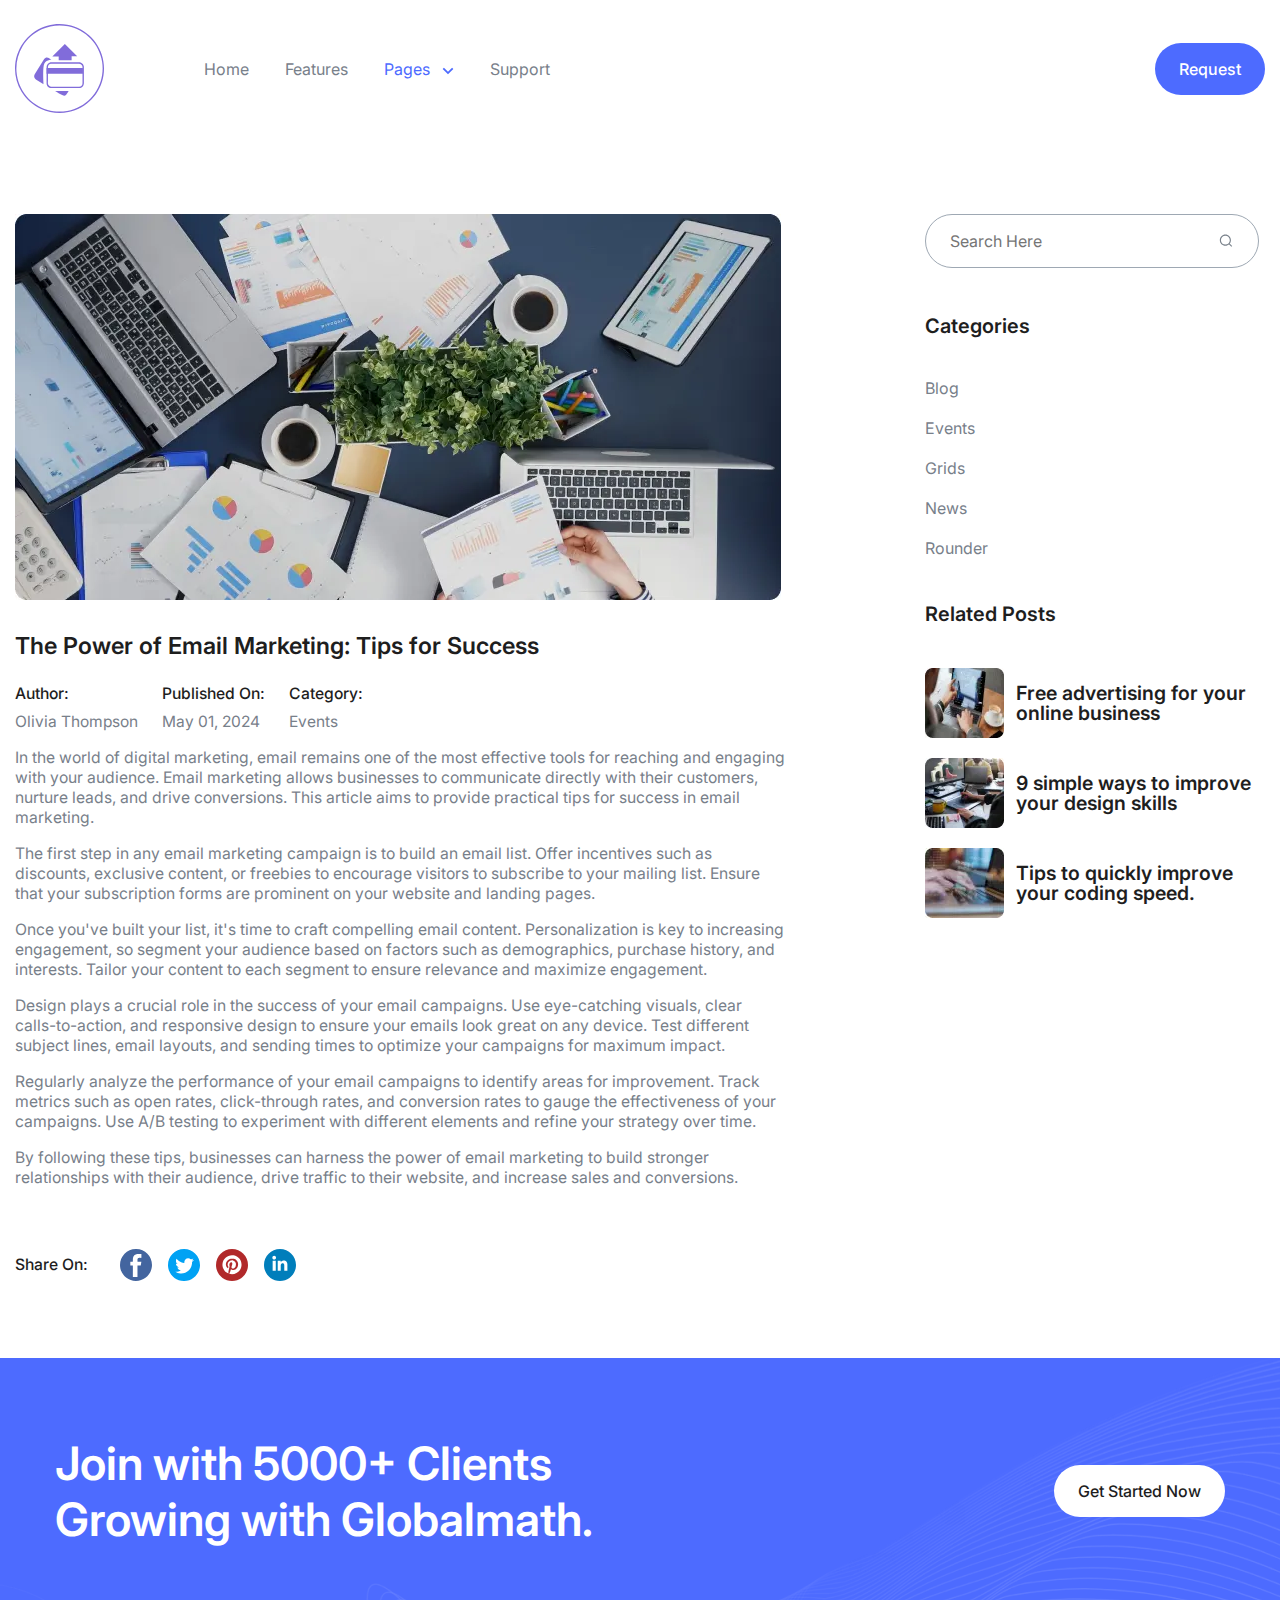
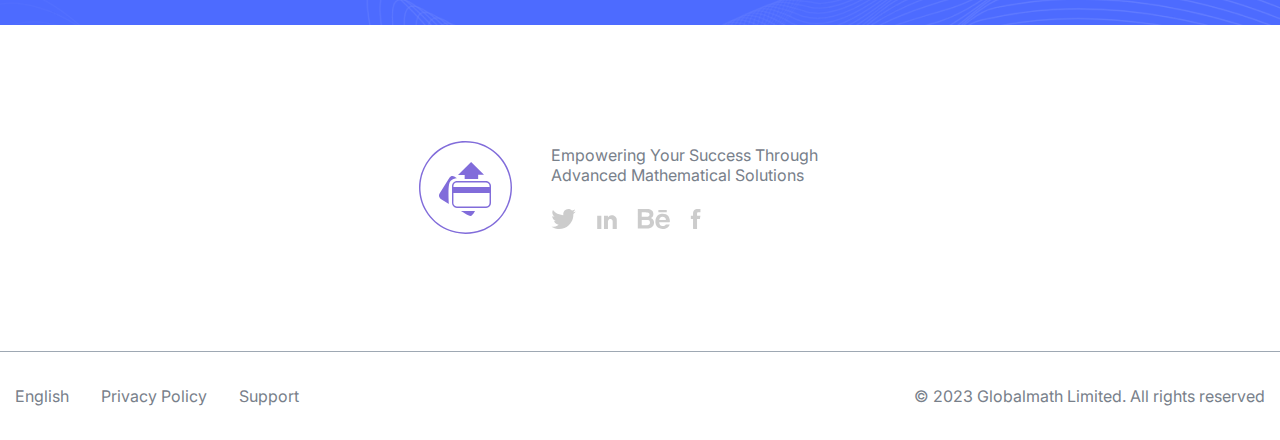
<file: email-marketing-tips.html>
<!doctype html>
<html lang="en">
    <head>
        <title>The Power of Email Marketing: Tips | Global Math</title>
        <meta charset="UTF-8" />
        <meta name="format-detection" content="telephone=no" />
        <meta name="description" content="Meta Description" />
        <!-- <style>body{opacity: 0;}</style> -->
        <link rel="stylesheet" href="css/style.min.css?_v=20240512114606" />
        <link rel="shortcut icon" href="favicon.ico" />
        <!-- <meta name="robots" content="noindex, nofollow"> -->
        <meta name="viewport" content="width=device-width, initial-scale=1.0" />
    </head>

    <body>
        <div class="wrapper">
            <header class="header">
                <div class="header__container">
                    <div class="header__menu menu">
                        <a href="index.html">
                            <img src="img/logo.svg" alt="logo" />
                        </a>
                        <nav class="menu__body">
                            <ul class="menu__list">
                                <li class="menu__item">
                                    <a href="index.html" class="menu__link">Home</a>
                                </li>
                                <li class="menu__item">
                                    <a href="features.html" class="menu__link">Features</a>
                                </li>
                                <li class="menu__item dropdown">
                                    <a href="pages.html" class="menu__link menu__link_active"
                                        >Pages
                                        <svg
                                            width="8"
                                            height="6"
                                            viewBox="0 0 8 6"
                                            fill="none"
                                            xmlns="http://www.w3.org/2000/svg">
                                            <path
                                                d="M0.94 0.5L4 3.59299L7.06 0.5L8 1.45687L4 5.5L0 1.45687L0.94 0.5Z"
                                                fill="currentColor" />
                                        </svg>
                                    </a>
                                    <ul class="dropdown__menu">
                                        <li>
                                            <a href="free-advertising.html"
                                                >Free advertising for your online business</a
                                            >
                                        </li>
                                        <li>
                                            <a href="improve-design-skills.html"
                                                >9 simple ways to improve your design skills</a
                                            >
                                        </li>
                                        <li>
                                            <a href="coding-speed-tips.html"
                                                >Tips to quickly improve your coding speed</a
                                            >
                                        </li>
                                        <li>
                                            <a href="social-media-strategies.html"
                                                >Effective Social Media Strategies for Small
                                                Businesses</a
                                            >
                                        </li>
                                        <li>
                                            <a href="email-marketing-tips.html"
                                                >The Power of Email Marketing: Tips for Success</a
                                            >
                                        </li>
                                        <li>
                                            <a href="seo-guide.html"
                                                >Mastering SEO: A Guide for Beginners</a
                                            >
                                        </li>
                                    </ul>
                                </li>

                                <li class="menu__item">
                                    <a href="support.html" class="menu__link">Support</a>
                                </li>
                            </ul>
                        </nav>
                        <div class="header__btns">
                            <a
                                href="index.html#contact"
                                aria-label="go to contact section"
                                class="header__btn"
                                ><svg
                                    width="10"
                                    height="9"
                                    viewBox="0 0 10 9"
                                    fill="none"
                                    xmlns="http://www.w3.org/2000/svg">
                                    <path
                                        d="M3.28672 4.82432C1.96348 4.82432 0.886719 3.74757 0.886719 2.42432C0.886719 1.10108 1.96348 0.0243225 3.28672 0.0243225C4.60996 0.0243225 5.68672 1.10108 5.68672 2.42432C5.68672 3.74757 4.60996 4.82432 3.28672 4.82432ZM3.28672 0.672971C2.32088 0.672971 1.53537 1.45848 1.53537 2.42432C1.53537 3.39016 2.32088 4.17567 3.28672 4.17567C4.25256 4.17567 5.03807 3.39016 5.03807 2.42432C5.03807 1.45848 4.25256 0.672971 3.28672 0.672971Z"
                                        fill="currentColor" />
                                    <path
                                        d="M6.65967 8.65135H6.01102C6.01102 7.18476 4.81816 5.9919 3.35157 5.9919C1.88497 5.9919 0.692106 7.18476 0.692106 8.65135H0.043457C0.043457 6.82735 1.52757 5.34325 3.35157 5.34325C5.17557 5.34325 6.65967 6.82735 6.65967 8.65135Z"
                                        fill="currentColor" />
                                    <path
                                        d="M9.09944 2.42432H7.11328V3.07297H9.09944V2.42432Z"
                                        fill="currentColor" />
                                    <path
                                        d="M9.0995 4.59989H6.33496V5.24854H9.0995V4.59989Z"
                                        fill="currentColor" />
                                    <path
                                        d="M9.09961 6.83514H7.42285V7.48379H9.09961V6.83514Z"
                                        fill="currentColor" />
                                </svg>
                                <span class="sr-only">go to contact</span> <span>Request</span></a
                            >
                            <button type="button" class="menu__icon icon-menu">
                                <span></span> <span class="sr-only">menu button</span>
                            </button>
                        </div>
                    </div>
                </div>
            </header>

            <main class="page">
                <section class="article">
                    <div class="article__container">
                        <div class="article__wrapper">
                            <div class="article__content">
                                <div class="article__img">
                                    <img src="img/articles/article-5.webp" alt="article main" />
                                </div>
                                <h2 class="article__title">
                                    The Power of Email Marketing: Tips for Success
                                </h2>
                                <div class="article__info">
                                    <div>
                                        <h3 class="article__info-heading">Author:</h3>
                                        <p class="article__info-text">Olivia Thompson</p>
                                    </div>
                                    <div>
                                        <h3 class="article__info-heading">Published On:</h3>
                                        <p class="article__info-text">May 01, 2024</p>
                                    </div>
                                    <div>
                                        <h3 class="article__info-heading">Category:</h3>
                                        <p class="article__info-text">Events</p>
                                    </div>
                                </div>
                                <div class="article__main">
                                    <p class="article__text">
                                        In the world of digital marketing, email remains one of the
                                        most effective tools for reaching and engaging with your
                                        audience. Email marketing allows businesses to communicate
                                        directly with their customers, nurture leads, and drive
                                        conversions. This article aims to provide practical tips for
                                        success in email marketing.
                                    </p>
                                    <p class="article__text">
                                        The first step in any email marketing campaign is to build
                                        an email list. Offer incentives such as discounts, exclusive
                                        content, or freebies to encourage visitors to subscribe to
                                        your mailing list. Ensure that your subscription forms are
                                        prominent on your website and landing pages.
                                    </p>
                                    <p class="article__text">
                                        Once you've built your list, it's time to craft compelling
                                        email content. Personalization is key to increasing
                                        engagement, so segment your audience based on factors such
                                        as demographics, purchase history, and interests. Tailor
                                        your content to each segment to ensure relevance and
                                        maximize engagement.
                                    </p>
                                    <p class="article__text">
                                        Design plays a crucial role in the success of your email
                                        campaigns. Use eye-catching visuals, clear calls-to-action,
                                        and responsive design to ensure your emails look great on
                                        any device. Test different subject lines, email layouts, and
                                        sending times to optimize your campaigns for maximum impact.
                                    </p>
                                    <p class="article__text">
                                        Regularly analyze the performance of your email campaigns to
                                        identify areas for improvement. Track metrics such as open
                                        rates, click-through rates, and conversion rates to gauge
                                        the effectiveness of your campaigns. Use A/B testing to
                                        experiment with different elements and refine your strategy
                                        over time.
                                    </p>
                                    <p class="article__text">
                                        By following these tips, businesses can harness the power of
                                        email marketing to build stronger relationships with their
                                        audience, drive traffic to their website, and increase sales
                                        and conversions.
                                    </p>
                                </div>
                                <div class="article__share">
                                    <h3 class="article__info-heading">Share On:</h3>
                                    <div class="article__share-links">
                                        <a href="#" class="article__share-link">
                                            <img
                                                src="img/icons/facebook-share.svg"
                                                alt="facebook" />
                                        </a>
                                        <a href="#" class="article__share-link">
                                            <img src="img/icons/twitter-share.svg" alt="twitter" />
                                        </a>
                                        <a href="#" class="article__share-link">
                                            <img
                                                src="img/icons/pinterest-share.svg"
                                                alt="pinterest" />
                                        </a>
                                        <a href="#" class="article__share-link">
                                            <img
                                                src="img/icons/linkedin-share.svg"
                                                alt="linkedin" />
                                        </a>
                                    </div>
                                </div>
                            </div>
                            <aside class="article__sidebar">
                                <div class="article__search" data-da=".article__content, 991, 0">
                                    <input
                                        type="search"
                                        id="site-search"
                                        name="q"
                                        aria-label="Search through site content"
                                        placeholder="Search Here"
                                        pattern=".*\S.*"
                                        required />

                                    <button type="submit">
                                        <svg
                                            width="17"
                                            height="16"
                                            viewBox="0 0 17 16"
                                            fill="none"
                                            xmlns="http://www.w3.org/2000/svg">
                                            <path
                                                d="M7.3761 12.6733C4.31867 12.6733 1.83154 10.1861 1.83154 7.12872C1.83154 4.0713 4.31867 1.58417 7.3761 1.58417C10.4335 1.58417 12.9207 4.0713 12.9207 7.12872C12.9207 10.1861 10.4335 12.6733 7.3761 12.6733ZM7.3761 2.69308C4.93016 2.69308 2.94045 4.68278 2.94045 7.12872C2.94045 9.57466 4.93016 11.5644 7.3761 11.5644C9.82204 11.5644 11.8117 9.57466 11.8117 7.12872C11.8117 4.68278 9.82204 2.69308 7.3761 2.69308Z"
                                                fill="currentColor" />
                                            <path
                                                d="M11.372 10.1876L10.5879 10.9717L13.3782 13.762L14.1624 12.9779L11.372 10.1876Z"
                                                fill="currentColor" />
                                        </svg>
                                    </button>
                                    <div id="search-results"></div>
                                </div>
                                <div class="article__nav">
                                    <h3 class="article__subheading">Categories</h3>
                                    <ul class="article__nav-list">
                                        <li class="article__nav-item">
                                            <a href="#" class="article__nav-link">Blog</a>
                                        </li>
                                        <li class="article__nav-item">
                                            <a href="pages.html" class="article__nav-link"
                                                >Events</a
                                            >
                                        </li>
                                        <li class="article__nav-item">
                                            <a href="#" class="article__nav-link">Grids</a>
                                        </li>
                                        <li class="article__nav-item">
                                            <a href="#" class="article__nav-link">News</a>
                                        </li>
                                        <li class="article__nav-item">
                                            <a href="#" class="article__nav-link">Rounder</a>
                                        </li>
                                    </ul>
                                </div>
                                <div class="article__categories">
                                    <h3 class="article__subheading">Related Posts</h3>
                                    <div class="article__categories-list">
                                        <div class="article__categories-item">
                                            <img
                                                src="img/articles/article-categories-1.webp"
                                                alt="article-categorie" />
                                            <a
                                                href="free-advertising.html"
                                                class="article__categories-link"
                                                >Free advertising for your online business</a
                                            >
                                        </div>
                                        <div class="article__categories-item">
                                            <img
                                                src="img/articles/article-categories-2.webp"
                                                alt="article-categorie" />
                                            <a
                                                href="improve-design-skills.html"
                                                class="article__categories-link"
                                                >9 simple ways to improve your design skills</a
                                            >
                                        </div>
                                        <div class="article__categories-item">
                                            <img
                                                src="img/articles/article-categories-3.webp"
                                                alt="article-categorie" />
                                            <a
                                                href="coding-speed-tips.html"
                                                class="article__categories-link"
                                                >Tips to quickly improve your coding speed.</a
                                            >
                                        </div>
                                    </div>
                                </div>
                            </aside>
                        </div>
                    </div>
                </section>
                <section class="join">
                    <div class="join__top">
                        <div class="join__container">
                            <div class="join__wrapper">
                                <div class="join__content">
                                    <h2 class="join__heading">
                                        Join with 5000+ Clients Growing with Globalmath.
                                    </h2>
                                </div>
                                <div>
                                    <a href="index.html#contact" class="join__btn"
                                        >Get Started Now</a
                                    >
                                </div>
                            </div>
                        </div>
                    </div>
                    <div class="join__bottom">
                        <div class="join__socials">
                            <div class="join__logo">
                                <img src="img/logo.svg" alt="logo" />
                            </div>
                            <div class="join__socials-content">
                                <div class="join__socials-decr">
                                    Empowering Your Success Through Advanced Mathematical Solutions
                                </div>
                                <div class="join__socials-links">
                                    <a
                                        href="https://twitter.com"
                                        target="_blank"
                                        class="join__socials-link">
                                        <svg
                                            width="25"
                                            height="20"
                                            viewBox="0 0 25 20"
                                            fill="none"
                                            xmlns="http://www.w3.org/2000/svg">
                                            <path
                                                d="M24.0928 0.548904C23.7494 1.6215 23.0414 2.41428 22.0366 3.13923C23.0583 3.0502 23.8893 2.74072 24.8135 2.42276C24.1776 3.39784 23.4229 4.12704 22.6005 4.79264C22.4691 4.89862 22.3503 4.97069 22.3546 5.16995C22.4436 7.86627 21.7695 10.376 20.4722 12.7247C18.8697 15.6245 16.5507 17.74 13.4644 18.9822C11.3658 19.8301 9.16976 20.1184 6.93131 19.9573C4.62503 19.7877 2.46712 19.0882 0.5 17.8164C3.12425 17.9647 5.49836 17.3203 7.69866 15.6839C5.42629 15.3998 3.83648 14.323 3.01402 12.1185C3.75593 12.3177 4.42577 12.2541 5.09561 12.0973C5.07017 11.8684 4.87516 11.9489 4.75645 11.9023C2.6791 11.1307 1.51748 9.64686 1.25887 7.44656C1.21223 7.065 1.36062 7.0862 1.61499 7.21339C2.17036 7.49743 2.77661 7.5695 3.53972 7.72637C1.26311 5.7762 0.707735 3.5759 1.96262 0.917739C3.67962 2.96117 5.70186 4.43652 8.13109 5.33105C9.39022 5.79316 10.679 6.11112 12.0272 6.16623C12.2943 6.17895 12.3748 6.15775 12.3282 5.82707C11.9085 2.73224 14.113 0.0825594 17.2121 0.00200905C18.4924 -0.0319069 19.6752 0.362366 20.6249 1.2781C20.875 1.51975 21.087 1.58758 21.4304 1.51127C22.3546 1.29929 23.1855 0.871105 24.0461 0.502269C24.0589 0.519227 24.0758 0.540425 24.0885 0.557383L24.0928 0.548904Z"
                                                fill="currentColor" />
                                        </svg>
                                    </a>
                                    <a
                                        href="https://www.linkedin.com/"
                                        target="_blank"
                                        class="join__socials-link">
                                        <svg
                                            width="21"
                                            height="20"
                                            viewBox="0 0 21 20"
                                            fill="none"
                                            xmlns="http://www.w3.org/2000/svg">
                                            <path
                                                d="M5.20305 6.64355C3.93082 6.64355 2.65449 6.64355 1.38226 6.64355C1.21045 6.64355 1.21045 6.64356 1.21045 6.81537C1.21045 11.1516 1.21045 15.4878 1.21045 19.824C1.21045 19.9918 1.21045 19.9918 1.37408 19.9918C2.64631 19.9918 3.92263 19.9918 5.19486 19.9918C5.36259 19.9918 5.36259 19.9918 5.36259 19.8199C5.36259 17.6518 5.36259 15.4837 5.36259 13.3156C5.36259 11.1434 5.36259 8.97121 5.36259 6.799C5.36259 6.64356 5.36259 6.64355 5.20305 6.64355Z"
                                                fill="currentColor" />
                                            <path
                                                d="M20.7642 10.7916C20.7315 10.2025 20.6047 9.63393 20.3919 9.08167C19.9542 7.94035 19.1934 7.10173 18.0561 6.63539C17.148 6.26313 16.203 6.17313 15.2376 6.29994C14.039 6.45948 13.0613 7.02401 12.284 7.94034C12.1695 8.07534 12.0672 8.22261 11.9486 8.38215V8.25533C11.9486 7.77262 11.9486 7.28991 11.9486 6.80311C11.9486 6.64766 11.9486 6.64766 11.789 6.64766C10.57 6.64766 9.34685 6.64766 8.1278 6.64766C7.96826 6.64766 7.96826 6.64766 7.96826 6.81538C7.96826 11.1516 7.96826 15.4878 7.96826 19.824C7.96826 19.9386 8.02553 19.9959 8.14007 19.9959C9.35094 19.9959 10.5659 19.9959 11.7768 19.9959C11.8913 19.9959 11.9486 19.94 11.9486 19.8281C11.9486 17.5659 11.9486 15.2997 11.9486 13.0375C11.9486 12.6652 11.9772 12.297 12.0631 11.9329C12.194 11.3643 12.4354 10.8612 12.9099 10.4971C13.4704 10.0675 14.1167 9.97755 14.7958 10.0512C15.618 10.1412 16.1375 10.6116 16.4239 11.3684C16.5998 11.8348 16.6693 12.3257 16.6693 12.8206C16.6775 15.1524 16.6693 17.4882 16.6693 19.82C16.6693 19.94 16.7307 20 16.8534 20C18.1093 20 19.3611 20 20.6169 20C20.7424 20 20.8051 19.9372 20.8051 19.8118C20.8051 17.2428 20.8051 14.6779 20.8051 12.1088C20.8051 11.6711 20.7888 11.2334 20.7642 10.7998V10.7916Z"
                                                fill="currentColor" />
                                            <path
                                                d="M0.813477 2.47104C0.813477 3.93554 2.00798 4.95414 3.26385 4.93778C4.5279 4.95823 5.71832 3.93963 5.71832 2.46695C5.71832 1.08836 4.63835 0.000208784 3.26794 0.000208784C3.05522 0.000208784 1.57845 -0.0488799 1.0712 1.35835C0.907564 1.69379 0.813477 2.07014 0.813477 2.47513V2.47104Z"
                                                fill="#currentColor" />
                                        </svg>
                                    </a>
                                    <a
                                        href="https://www.behance.net/"
                                        target="_blank"
                                        class="join__socials-link">
                                        <svg
                                            width="33"
                                            height="20"
                                            viewBox="0 0 33 20"
                                            fill="none"
                                            xmlns="http://www.w3.org/2000/svg">
                                            <path
                                                d="M0.813599 0.00433399C0.94795 0.0130018 1.0823 0.0303371 1.21665 0.0303371C4.18104 0.0303371 7.14975 0.0173356 10.1141 0.0390051C11.1846 0.0476729 12.2594 0.138684 13.2779 0.528735C15.0764 1.21782 16.1643 2.47899 16.3289 4.42491C16.381 5.06199 16.3549 5.72074 16.2423 6.34916C16.0429 7.46297 15.3625 8.26474 14.3787 8.81081C14.279 8.86715 14.1793 8.92349 14.084 8.98416C14.058 9.0015 14.0406 9.0275 13.993 9.08384C14.1013 9.14018 14.1967 9.20086 14.292 9.23986C16.1469 10.0416 16.9704 11.5195 17.0137 13.4697C17.0614 15.6237 16.1989 17.3356 14.383 18.5317C13.5423 19.0821 12.5888 19.3508 11.605 19.3985C9.8021 19.4852 7.9992 19.5069 6.19196 19.5329C4.51908 19.5545 2.85053 19.5329 1.17765 19.5372C1.05196 19.5372 0.930615 19.5545 0.804932 19.5632C0.804932 13.0407 0.804932 6.52251 0.804932 0L0.813599 0.00433399ZM4.75311 16.2001C6.62102 16.2001 8.44992 16.2218 10.2745 16.1871C10.9419 16.1741 11.605 16.0094 12.1251 15.5283C12.9052 14.8003 13.0352 13.8685 12.8922 12.8803C12.7491 11.8662 12.0947 11.2985 11.1369 11.0861C10.6429 10.9734 10.1271 10.9127 9.62007 10.9084C8.10754 10.8867 6.59068 10.9084 5.07815 10.8954C4.80078 10.8954 4.72711 10.9908 4.72711 11.2595C4.74011 12.7937 4.73144 14.3279 4.73144 15.8664C4.73144 15.9661 4.74444 16.0701 4.74878 16.2044L4.75311 16.2001ZM4.75744 7.74034C4.90913 7.75334 5.05215 7.77067 5.19517 7.77067C6.55168 7.77067 7.90819 7.77934 9.2647 7.77067C9.71109 7.77067 10.1661 7.75334 10.5995 7.66666C11.462 7.50197 12.2377 7.1856 12.4544 6.19747C12.4978 6.00678 12.5281 5.80742 12.5368 5.61239C12.5671 4.76295 12.2768 3.91351 11.3363 3.64481C10.7902 3.48879 10.2138 3.39344 9.64608 3.38044C8.11188 3.34577 6.57768 3.37177 5.04348 3.35877C4.79645 3.35877 4.72277 3.43244 4.72711 3.67948C4.74011 4.94064 4.73144 6.20614 4.73144 7.4673C4.73144 7.54964 4.74444 7.63199 4.75311 7.74034H4.75744Z"
                                                fill="currentColor" />
                                            <path
                                                d="M27.5017 13.3397C25.9025 13.3397 24.3033 13.3397 22.7084 13.3397C22.1796 13.3397 22.1796 13.3397 22.2273 13.8598C22.314 14.7613 22.6174 15.5674 23.3151 16.1784C23.8482 16.6508 24.4853 16.9109 25.183 16.9889C26.1408 17.0929 27.0943 17.0669 27.9047 16.4428C28.1864 16.2261 28.4205 15.9314 28.6415 15.6454C28.7758 15.472 28.8929 15.3767 29.1225 15.381C30.1974 15.394 31.2765 15.3897 32.3513 15.381C32.5853 15.381 32.672 15.4287 32.5983 15.6887C32.3426 16.6162 31.8009 17.3573 31.1378 18.0247C30.0197 19.1558 28.6458 19.7322 27.0813 19.9186C25.5124 20.105 23.9869 19.9923 22.5134 19.3639C20.1297 18.3497 18.7862 16.5772 18.5132 13.9898C18.3528 12.4816 18.3745 10.9951 18.8165 9.53026C19.5446 7.11194 21.1698 5.59941 23.5968 5.00133C25.3434 4.56794 27.0943 4.67629 28.7888 5.33071C30.31 5.91579 31.3588 7.00359 32.0783 8.43811C32.6113 9.49992 32.828 10.6397 32.8324 11.8272C32.8324 12.1609 32.8367 12.4946 32.8454 12.8283C32.8511 13.1635 32.6908 13.3311 32.3643 13.3311C30.7434 13.3311 29.1269 13.3311 27.506 13.3311L27.5017 13.3397ZM28.9362 10.9171C28.9015 9.00152 27.5233 7.63201 25.1224 7.81403C23.6315 7.92671 22.171 9.52159 22.327 10.9171H28.9362Z"
                                                fill="currentColor" />
                                            <path
                                                d="M25.5735 0.966287C26.8563 0.966287 28.1435 0.974955 29.4263 0.961953C29.6907 0.961953 29.7687 1.04863 29.7643 1.30433C29.7513 1.86774 29.7513 2.43114 29.7643 2.99455C29.7687 3.22425 29.6907 3.30226 29.4566 3.30226C26.865 3.29792 24.2776 3.29792 21.686 3.30226C21.4519 3.30226 21.3739 3.21991 21.3782 2.99022C21.3869 2.42681 21.3912 1.8634 21.3782 1.3C21.3696 1.03996 21.4606 0.957619 21.7206 0.961953C23.0035 0.974955 24.2906 0.966287 25.5735 0.966287Z"
                                                fill="currentColor" />
                                        </svg>
                                    </a>
                                    <a
                                        href="https://www.facebook.com/"
                                        target="_blank"
                                        class="join__socials-link">
                                        <svg
                                            width="11"
                                            height="20"
                                            viewBox="0 0 11 20"
                                            fill="none"
                                            xmlns="http://www.w3.org/2000/svg">
                                            <path
                                                d="M7.04956 19.6823C7.04956 18.1085 7.04956 16.5377 7.04956 14.964H7.04662C7.04662 13.3902 7.04662 11.8194 7.04662 10.2456C7.04662 10.0103 7.07015 9.98676 7.30548 9.98676C8.08795 9.9897 8.86747 9.99265 9.64994 9.99559C9.83526 9.99559 9.89409 9.94558 9.92645 9.76614C10.0824 8.84836 10.2383 7.93352 10.3942 7.01574C10.4559 6.65686 10.4412 6.64215 10.0765 6.64215C9.13516 6.64215 8.1909 6.64804 7.24959 6.65098C7.14075 6.65098 7.04662 6.65098 7.04956 6.49507C7.05544 5.83615 7.04367 5.17723 7.05838 4.51831C7.07309 3.84762 7.56434 3.35932 8.23797 3.34755C8.891 3.33578 9.54698 3.34755 10.2 3.34461C10.4059 3.34461 10.453 3.29754 10.453 3.09752C10.453 2.14443 10.453 1.19135 10.453 0.241212C10.453 0.0470662 10.4089 0.00294161 10.2088 0C10.0176 0 9.82938 0.0147084 9.63817 0.0147084C9.01161 0.0147084 8.38799 0.0117668 7.76143 0.0147084C7.04073 0.0205916 6.3318 0.114723 5.64347 0.338285C4.64038 0.664804 3.88733 1.2796 3.46374 2.25916C3.15781 2.96514 3.0725 3.71525 3.05191 4.47419C3.03426 5.10957 3.04897 5.74496 3.04897 6.38035C3.04897 6.63921 3.0372 6.65098 2.7754 6.65098C2.21355 6.65098 1.6517 6.64509 1.08986 6.64509C0.892769 6.64509 0.845703 6.68628 0.845703 6.85101C0.845703 7.83351 0.845703 8.816 0.845703 9.79556C0.845703 9.95146 0.886886 9.99559 1.04573 9.99559C1.62817 9.99559 2.20767 9.99559 2.79011 9.9897C3.01367 9.9897 3.04897 10.0132 3.04897 10.2339C3.04897 13.3902 3.04603 16.5436 3.04603 19.7C3.04603 19.7706 3.04897 19.8235 3.05779 19.8647C3.17252 19.9088 3.2843 19.9559 3.40196 20C4.51389 20 5.62876 20 6.74069 20C7.0172 20 7.0525 19.9647 7.0525 19.6882L7.04956 19.6823Z"
                                                fill="currentColor" />
                                        </svg>
                                    </a>
                                </div>
                            </div>
                        </div>
                    </div>
                </section>
            </main>
            <footer class="footer">
                <div class="footer__container">
                    <div class="footer__wrapper">
                        <div class="nav">
                            <ul class="footer__list">
                                <li class="footer__link"><a href="#">English</a></li>
                                <li class="footer__link"><a href="#">Privacy Policy</a></li>
                                <li class="footer__link"><a href="support.html">Support</a></li>
                            </ul>
                        </div>
                        <div class="footer__copy">
                            © 2023 Globalmath Limited. All rights reserved
                        </div>
                    </div>
                </div>
            </footer>
        </div>
        <script src="js/app.min.js?_v=20240512114606"></script>
    </body>
</html>
</file>
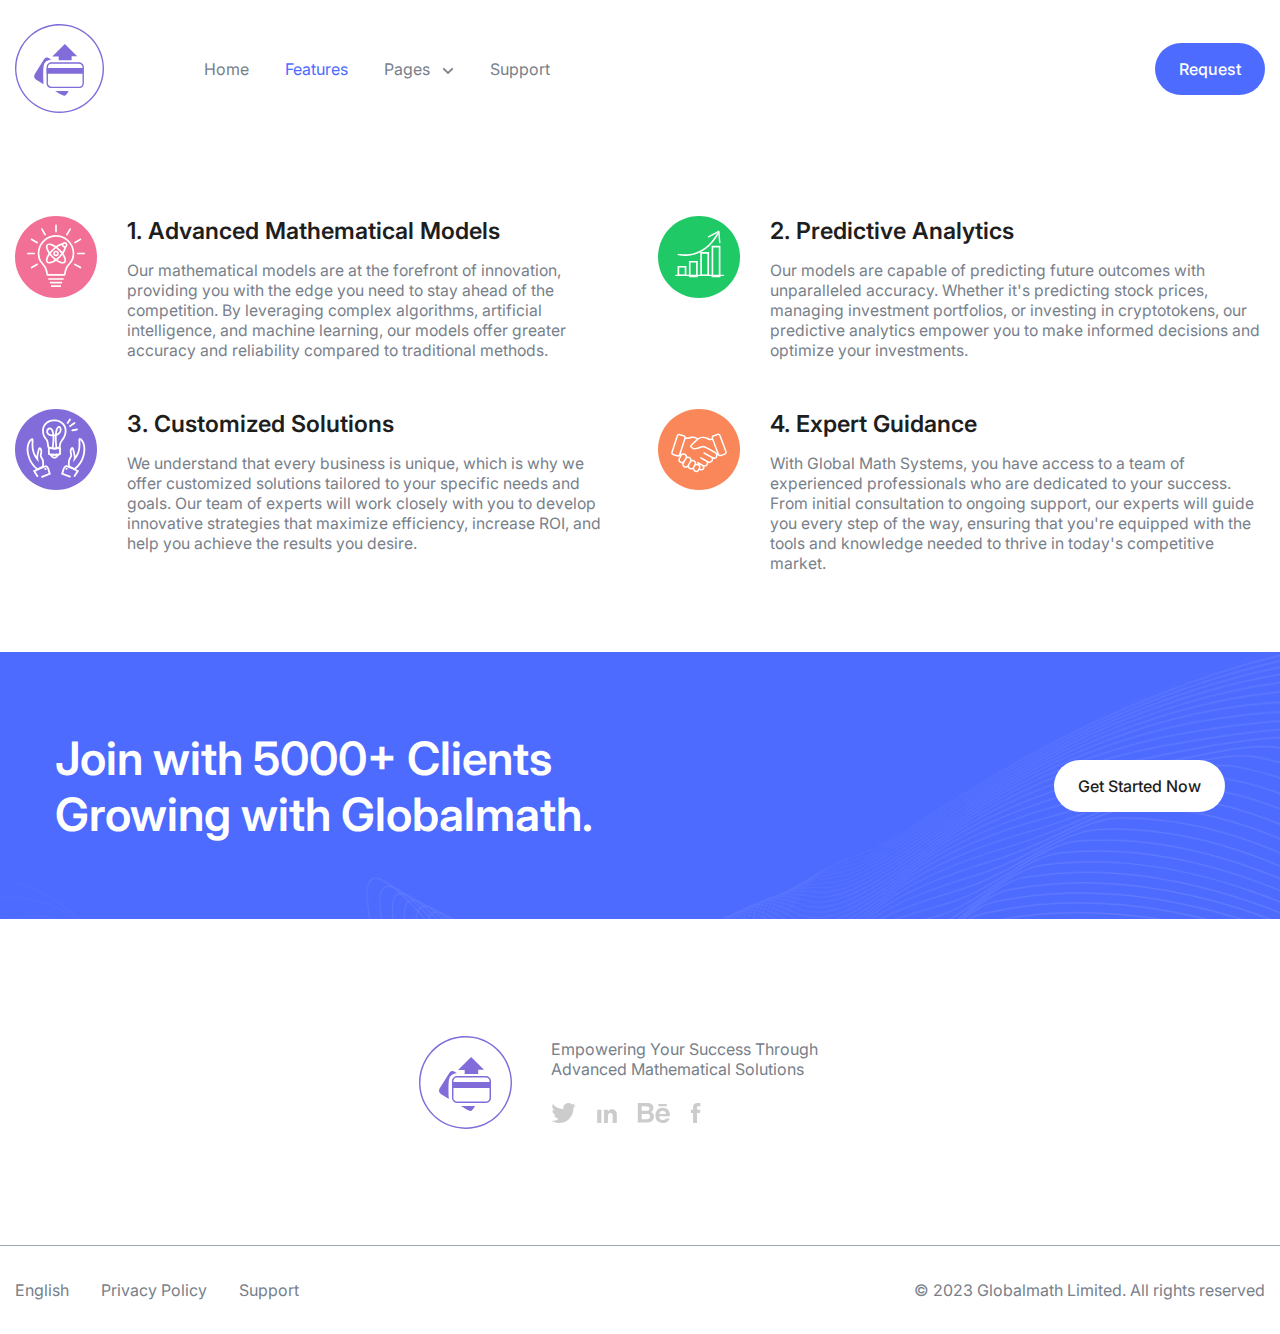
<file: features.html>
<!doctype html>
<html lang="en">
    <head>
        <title>Features | Global Math</title>
        <meta charset="UTF-8" />
        <meta name="format-detection" content="telephone=no" />
        <meta name="description" content="Meta Description" />
        <!-- <style>body{opacity: 0;}</style> -->
        <link rel="stylesheet" href="css/style.min.css?_v=20240512114606" />
        <link rel="shortcut icon" href="favicon.ico" />
        <!-- <meta name="robots" content="noindex, nofollow"> -->
        <meta name="viewport" content="width=device-width, initial-scale=1.0" />
    </head>

    <body>
        <div class="wrapper">
            <header class="header">
                <div class="header__container">
                    <div class="header__menu menu">
                        <a href="index.html">
                            <img src="img/logo.svg" alt="logo" />
                        </a>
                        <nav class="menu__body">
                            <ul class="menu__list">
                                <li class="menu__item">
                                    <a href="index.html" class="menu__link">Home</a>
                                </li>
                                <li class="menu__item">
                                    <a href="features.html" class="menu__link menu__link_active"
                                        >Features</a
                                    >
                                </li>
                                <li class="menu__item dropdown">
                                    <a href="pages.html" class="menu__link"
                                        >Pages
                                        <svg
                                            width="8"
                                            height="6"
                                            viewBox="0 0 8 6"
                                            fill="none"
                                            xmlns="http://www.w3.org/2000/svg">
                                            <path
                                                d="M0.94 0.5L4 3.59299L7.06 0.5L8 1.45687L4 5.5L0 1.45687L0.94 0.5Z"
                                                fill="currentColor" />
                                        </svg>
                                    </a>
                                    <ul class="dropdown__menu">
                                        <li>
                                            <a href="free-advertising.html"
                                                >Free advertising for your online business</a
                                            >
                                        </li>
                                        <li>
                                            <a href="improve-design-skills.html"
                                                >9 simple ways to improve your design skills</a
                                            >
                                        </li>
                                        <li>
                                            <a href="coding-speed-tips.html"
                                                >Tips to quickly improve your coding speed</a
                                            >
                                        </li>
                                        <li>
                                            <a href="social-media-strategies.html"
                                                >Effective Social Media Strategies for Small
                                                Businesses</a
                                            >
                                        </li>
                                        <li>
                                            <a href="email-marketing-tips.html"
                                                >The Power of Email Marketing: Tips for Success</a
                                            >
                                        </li>
                                        <li>
                                            <a href="seo-guide.html"
                                                >Mastering SEO: A Guide for Beginners</a
                                            >
                                        </li>
                                    </ul>
                                </li>

                                <li class="menu__item">
                                    <a href="support.html" class="menu__link">Support</a>
                                </li>
                            </ul>
                        </nav>
                        <div class="header__btns">
                            <a
                                href="index.html#contact"
                                aria-label="go to contact section"
                                class="header__btn"
                                ><svg
                                    width="10"
                                    height="9"
                                    viewBox="0 0 10 9"
                                    fill="none"
                                    xmlns="http://www.w3.org/2000/svg">
                                    <path
                                        d="M3.28672 4.82432C1.96348 4.82432 0.886719 3.74757 0.886719 2.42432C0.886719 1.10108 1.96348 0.0243225 3.28672 0.0243225C4.60996 0.0243225 5.68672 1.10108 5.68672 2.42432C5.68672 3.74757 4.60996 4.82432 3.28672 4.82432ZM3.28672 0.672971C2.32088 0.672971 1.53537 1.45848 1.53537 2.42432C1.53537 3.39016 2.32088 4.17567 3.28672 4.17567C4.25256 4.17567 5.03807 3.39016 5.03807 2.42432C5.03807 1.45848 4.25256 0.672971 3.28672 0.672971Z"
                                        fill="currentColor" />
                                    <path
                                        d="M6.65967 8.65135H6.01102C6.01102 7.18476 4.81816 5.9919 3.35157 5.9919C1.88497 5.9919 0.692106 7.18476 0.692106 8.65135H0.043457C0.043457 6.82735 1.52757 5.34325 3.35157 5.34325C5.17557 5.34325 6.65967 6.82735 6.65967 8.65135Z"
                                        fill="currentColor" />
                                    <path
                                        d="M9.09944 2.42432H7.11328V3.07297H9.09944V2.42432Z"
                                        fill="currentColor" />
                                    <path
                                        d="M9.0995 4.59989H6.33496V5.24854H9.0995V4.59989Z"
                                        fill="currentColor" />
                                    <path
                                        d="M9.09961 6.83514H7.42285V7.48379H9.09961V6.83514Z"
                                        fill="currentColor" />
                                </svg>
                                <span class="sr-only">go to contact</span> <span>Request</span></a
                            >
                            <button type="button" class="menu__icon icon-menu">
                                <span></span> <span class="sr-only">menu button</span>
                            </button>
                        </div>
                    </div>
                </div>
            </header>

            <main class="page">
                <section class="features">
                    <div class="features__container">
                        <div class="features__wrapper">
                            <div class="features__item">
                                <div class="features__icon">
                                    <img src="img/icons/features-1.svg" alt="features-icon" />
                                </div>
                                <div class="features__content">
                                    <h3 class="features__title">1. Advanced Mathematical Models</h3>
                                    <p class="features__descr">
                                        Our mathematical models are at the forefront of innovation,
                                        providing you with the edge you need to stay ahead of the
                                        competition. By leveraging complex algorithms, artificial
                                        intelligence, and machine learning, our models offer greater
                                        accuracy and reliability compared to traditional methods.
                                    </p>
                                </div>
                            </div>
                            <div class="features__item">
                                <div class="features__icon">
                                    <img src="img/icons/features-2.svg" alt="features-icon" />
                                </div>
                                <div class="features__content">
                                    <h3 class="features__title">2. Predictive Analytics</h3>
                                    <p class="features__descr">
                                        Our models are capable of predicting future outcomes with
                                        unparalleled accuracy. Whether it's predicting stock prices,
                                        managing investment portfolios, or investing in
                                        cryptotokens, our predictive analytics empower you to make
                                        informed decisions and optimize your investments.
                                    </p>
                                </div>
                            </div>
                            <div class="features__item">
                                <div class="features__icon">
                                    <img src="img/icons/features-3.svg" alt="features-icon" />
                                </div>
                                <div class="features__content">
                                    <h3 class="features__title">3. Customized Solutions</h3>
                                    <p class="features__descr">
                                        We understand that every business is unique, which is why we
                                        offer customized solutions tailored to your specific needs
                                        and goals. Our team of experts will work closely with you to
                                        develop innovative strategies that maximize efficiency,
                                        increase ROI, and help you achieve the results you desire.
                                    </p>
                                </div>
                            </div>
                            <div class="features__item">
                                <div class="features__icon">
                                    <img src="img/icons/features-4.svg" alt="features-icon" />
                                </div>
                                <div class="features__content">
                                    <h3 class="features__title">4. Expert Guidance</h3>
                                    <p class="features__descr">
                                        With Global Math Systems, you have access to a team of
                                        experienced professionals who are dedicated to your success.
                                        From initial consultation to ongoing support, our experts
                                        will guide you every step of the way, ensuring that you're
                                        equipped with the tools and knowledge needed to thrive in
                                        today's competitive market.
                                    </p>
                                </div>
                            </div>
                        </div>
                    </div>
                </section>
                <section class="join">
                    <div class="join__top">
                        <div class="join__container">
                            <div class="join__wrapper">
                                <div class="join__content">
                                    <h2 class="join__heading">
                                        Join with 5000+ Clients Growing with Globalmath.
                                    </h2>
                                </div>
                                <div>
                                    <a href="index.html#contact" class="join__btn"
                                        >Get Started Now</a
                                    >
                                </div>
                            </div>
                        </div>
                    </div>
                    <div class="join__bottom">
                        <div class="join__socials">
                            <div class="join__logo">
                                <img src="img/logo.svg" alt="logo" />
                            </div>
                            <div class="join__socials-content">
                                <div class="join__socials-decr">
                                    Empowering Your Success Through Advanced Mathematical Solutions
                                </div>
                                <div class="join__socials-links">
                                    <a
                                        href="https://twitter.com"
                                        target="_blank"
                                        class="join__socials-link">
                                        <svg
                                            width="25"
                                            height="20"
                                            viewBox="0 0 25 20"
                                            fill="none"
                                            xmlns="http://www.w3.org/2000/svg">
                                            <path
                                                d="M24.0928 0.548904C23.7494 1.6215 23.0414 2.41428 22.0366 3.13923C23.0583 3.0502 23.8893 2.74072 24.8135 2.42276C24.1776 3.39784 23.4229 4.12704 22.6005 4.79264C22.4691 4.89862 22.3503 4.97069 22.3546 5.16995C22.4436 7.86627 21.7695 10.376 20.4722 12.7247C18.8697 15.6245 16.5507 17.74 13.4644 18.9822C11.3658 19.8301 9.16976 20.1184 6.93131 19.9573C4.62503 19.7877 2.46712 19.0882 0.5 17.8164C3.12425 17.9647 5.49836 17.3203 7.69866 15.6839C5.42629 15.3998 3.83648 14.323 3.01402 12.1185C3.75593 12.3177 4.42577 12.2541 5.09561 12.0973C5.07017 11.8684 4.87516 11.9489 4.75645 11.9023C2.6791 11.1307 1.51748 9.64686 1.25887 7.44656C1.21223 7.065 1.36062 7.0862 1.61499 7.21339C2.17036 7.49743 2.77661 7.5695 3.53972 7.72637C1.26311 5.7762 0.707735 3.5759 1.96262 0.917739C3.67962 2.96117 5.70186 4.43652 8.13109 5.33105C9.39022 5.79316 10.679 6.11112 12.0272 6.16623C12.2943 6.17895 12.3748 6.15775 12.3282 5.82707C11.9085 2.73224 14.113 0.0825594 17.2121 0.00200905C18.4924 -0.0319069 19.6752 0.362366 20.6249 1.2781C20.875 1.51975 21.087 1.58758 21.4304 1.51127C22.3546 1.29929 23.1855 0.871105 24.0461 0.502269C24.0589 0.519227 24.0758 0.540425 24.0885 0.557383L24.0928 0.548904Z"
                                                fill="currentColor" />
                                        </svg>
                                    </a>
                                    <a
                                        href="https://www.linkedin.com/"
                                        target="_blank"
                                        class="join__socials-link">
                                        <svg
                                            width="21"
                                            height="20"
                                            viewBox="0 0 21 20"
                                            fill="none"
                                            xmlns="http://www.w3.org/2000/svg">
                                            <path
                                                d="M5.20305 6.64355C3.93082 6.64355 2.65449 6.64355 1.38226 6.64355C1.21045 6.64355 1.21045 6.64356 1.21045 6.81537C1.21045 11.1516 1.21045 15.4878 1.21045 19.824C1.21045 19.9918 1.21045 19.9918 1.37408 19.9918C2.64631 19.9918 3.92263 19.9918 5.19486 19.9918C5.36259 19.9918 5.36259 19.9918 5.36259 19.8199C5.36259 17.6518 5.36259 15.4837 5.36259 13.3156C5.36259 11.1434 5.36259 8.97121 5.36259 6.799C5.36259 6.64356 5.36259 6.64355 5.20305 6.64355Z"
                                                fill="currentColor" />
                                            <path
                                                d="M20.7642 10.7916C20.7315 10.2025 20.6047 9.63393 20.3919 9.08167C19.9542 7.94035 19.1934 7.10173 18.0561 6.63539C17.148 6.26313 16.203 6.17313 15.2376 6.29994C14.039 6.45948 13.0613 7.02401 12.284 7.94034C12.1695 8.07534 12.0672 8.22261 11.9486 8.38215V8.25533C11.9486 7.77262 11.9486 7.28991 11.9486 6.80311C11.9486 6.64766 11.9486 6.64766 11.789 6.64766C10.57 6.64766 9.34685 6.64766 8.1278 6.64766C7.96826 6.64766 7.96826 6.64766 7.96826 6.81538C7.96826 11.1516 7.96826 15.4878 7.96826 19.824C7.96826 19.9386 8.02553 19.9959 8.14007 19.9959C9.35094 19.9959 10.5659 19.9959 11.7768 19.9959C11.8913 19.9959 11.9486 19.94 11.9486 19.8281C11.9486 17.5659 11.9486 15.2997 11.9486 13.0375C11.9486 12.6652 11.9772 12.297 12.0631 11.9329C12.194 11.3643 12.4354 10.8612 12.9099 10.4971C13.4704 10.0675 14.1167 9.97755 14.7958 10.0512C15.618 10.1412 16.1375 10.6116 16.4239 11.3684C16.5998 11.8348 16.6693 12.3257 16.6693 12.8206C16.6775 15.1524 16.6693 17.4882 16.6693 19.82C16.6693 19.94 16.7307 20 16.8534 20C18.1093 20 19.3611 20 20.6169 20C20.7424 20 20.8051 19.9372 20.8051 19.8118C20.8051 17.2428 20.8051 14.6779 20.8051 12.1088C20.8051 11.6711 20.7888 11.2334 20.7642 10.7998V10.7916Z"
                                                fill="currentColor" />
                                            <path
                                                d="M0.813477 2.47104C0.813477 3.93554 2.00798 4.95414 3.26385 4.93778C4.5279 4.95823 5.71832 3.93963 5.71832 2.46695C5.71832 1.08836 4.63835 0.000208784 3.26794 0.000208784C3.05522 0.000208784 1.57845 -0.0488799 1.0712 1.35835C0.907564 1.69379 0.813477 2.07014 0.813477 2.47513V2.47104Z"
                                                fill="#currentColor" />
                                        </svg>
                                    </a>
                                    <a
                                        href="https://www.behance.net/"
                                        target="_blank"
                                        class="join__socials-link">
                                        <svg
                                            width="33"
                                            height="20"
                                            viewBox="0 0 33 20"
                                            fill="none"
                                            xmlns="http://www.w3.org/2000/svg">
                                            <path
                                                d="M0.813599 0.00433399C0.94795 0.0130018 1.0823 0.0303371 1.21665 0.0303371C4.18104 0.0303371 7.14975 0.0173356 10.1141 0.0390051C11.1846 0.0476729 12.2594 0.138684 13.2779 0.528735C15.0764 1.21782 16.1643 2.47899 16.3289 4.42491C16.381 5.06199 16.3549 5.72074 16.2423 6.34916C16.0429 7.46297 15.3625 8.26474 14.3787 8.81081C14.279 8.86715 14.1793 8.92349 14.084 8.98416C14.058 9.0015 14.0406 9.0275 13.993 9.08384C14.1013 9.14018 14.1967 9.20086 14.292 9.23986C16.1469 10.0416 16.9704 11.5195 17.0137 13.4697C17.0614 15.6237 16.1989 17.3356 14.383 18.5317C13.5423 19.0821 12.5888 19.3508 11.605 19.3985C9.8021 19.4852 7.9992 19.5069 6.19196 19.5329C4.51908 19.5545 2.85053 19.5329 1.17765 19.5372C1.05196 19.5372 0.930615 19.5545 0.804932 19.5632C0.804932 13.0407 0.804932 6.52251 0.804932 0L0.813599 0.00433399ZM4.75311 16.2001C6.62102 16.2001 8.44992 16.2218 10.2745 16.1871C10.9419 16.1741 11.605 16.0094 12.1251 15.5283C12.9052 14.8003 13.0352 13.8685 12.8922 12.8803C12.7491 11.8662 12.0947 11.2985 11.1369 11.0861C10.6429 10.9734 10.1271 10.9127 9.62007 10.9084C8.10754 10.8867 6.59068 10.9084 5.07815 10.8954C4.80078 10.8954 4.72711 10.9908 4.72711 11.2595C4.74011 12.7937 4.73144 14.3279 4.73144 15.8664C4.73144 15.9661 4.74444 16.0701 4.74878 16.2044L4.75311 16.2001ZM4.75744 7.74034C4.90913 7.75334 5.05215 7.77067 5.19517 7.77067C6.55168 7.77067 7.90819 7.77934 9.2647 7.77067C9.71109 7.77067 10.1661 7.75334 10.5995 7.66666C11.462 7.50197 12.2377 7.1856 12.4544 6.19747C12.4978 6.00678 12.5281 5.80742 12.5368 5.61239C12.5671 4.76295 12.2768 3.91351 11.3363 3.64481C10.7902 3.48879 10.2138 3.39344 9.64608 3.38044C8.11188 3.34577 6.57768 3.37177 5.04348 3.35877C4.79645 3.35877 4.72277 3.43244 4.72711 3.67948C4.74011 4.94064 4.73144 6.20614 4.73144 7.4673C4.73144 7.54964 4.74444 7.63199 4.75311 7.74034H4.75744Z"
                                                fill="currentColor" />
                                            <path
                                                d="M27.5017 13.3397C25.9025 13.3397 24.3033 13.3397 22.7084 13.3397C22.1796 13.3397 22.1796 13.3397 22.2273 13.8598C22.314 14.7613 22.6174 15.5674 23.3151 16.1784C23.8482 16.6508 24.4853 16.9109 25.183 16.9889C26.1408 17.0929 27.0943 17.0669 27.9047 16.4428C28.1864 16.2261 28.4205 15.9314 28.6415 15.6454C28.7758 15.472 28.8929 15.3767 29.1225 15.381C30.1974 15.394 31.2765 15.3897 32.3513 15.381C32.5853 15.381 32.672 15.4287 32.5983 15.6887C32.3426 16.6162 31.8009 17.3573 31.1378 18.0247C30.0197 19.1558 28.6458 19.7322 27.0813 19.9186C25.5124 20.105 23.9869 19.9923 22.5134 19.3639C20.1297 18.3497 18.7862 16.5772 18.5132 13.9898C18.3528 12.4816 18.3745 10.9951 18.8165 9.53026C19.5446 7.11194 21.1698 5.59941 23.5968 5.00133C25.3434 4.56794 27.0943 4.67629 28.7888 5.33071C30.31 5.91579 31.3588 7.00359 32.0783 8.43811C32.6113 9.49992 32.828 10.6397 32.8324 11.8272C32.8324 12.1609 32.8367 12.4946 32.8454 12.8283C32.8511 13.1635 32.6908 13.3311 32.3643 13.3311C30.7434 13.3311 29.1269 13.3311 27.506 13.3311L27.5017 13.3397ZM28.9362 10.9171C28.9015 9.00152 27.5233 7.63201 25.1224 7.81403C23.6315 7.92671 22.171 9.52159 22.327 10.9171H28.9362Z"
                                                fill="currentColor" />
                                            <path
                                                d="M25.5735 0.966287C26.8563 0.966287 28.1435 0.974955 29.4263 0.961953C29.6907 0.961953 29.7687 1.04863 29.7643 1.30433C29.7513 1.86774 29.7513 2.43114 29.7643 2.99455C29.7687 3.22425 29.6907 3.30226 29.4566 3.30226C26.865 3.29792 24.2776 3.29792 21.686 3.30226C21.4519 3.30226 21.3739 3.21991 21.3782 2.99022C21.3869 2.42681 21.3912 1.8634 21.3782 1.3C21.3696 1.03996 21.4606 0.957619 21.7206 0.961953C23.0035 0.974955 24.2906 0.966287 25.5735 0.966287Z"
                                                fill="currentColor" />
                                        </svg>
                                    </a>
                                    <a
                                        href="https://www.facebook.com/"
                                        target="_blank"
                                        class="join__socials-link">
                                        <svg
                                            width="11"
                                            height="20"
                                            viewBox="0 0 11 20"
                                            fill="none"
                                            xmlns="http://www.w3.org/2000/svg">
                                            <path
                                                d="M7.04956 19.6823C7.04956 18.1085 7.04956 16.5377 7.04956 14.964H7.04662C7.04662 13.3902 7.04662 11.8194 7.04662 10.2456C7.04662 10.0103 7.07015 9.98676 7.30548 9.98676C8.08795 9.9897 8.86747 9.99265 9.64994 9.99559C9.83526 9.99559 9.89409 9.94558 9.92645 9.76614C10.0824 8.84836 10.2383 7.93352 10.3942 7.01574C10.4559 6.65686 10.4412 6.64215 10.0765 6.64215C9.13516 6.64215 8.1909 6.64804 7.24959 6.65098C7.14075 6.65098 7.04662 6.65098 7.04956 6.49507C7.05544 5.83615 7.04367 5.17723 7.05838 4.51831C7.07309 3.84762 7.56434 3.35932 8.23797 3.34755C8.891 3.33578 9.54698 3.34755 10.2 3.34461C10.4059 3.34461 10.453 3.29754 10.453 3.09752C10.453 2.14443 10.453 1.19135 10.453 0.241212C10.453 0.0470662 10.4089 0.00294161 10.2088 0C10.0176 0 9.82938 0.0147084 9.63817 0.0147084C9.01161 0.0147084 8.38799 0.0117668 7.76143 0.0147084C7.04073 0.0205916 6.3318 0.114723 5.64347 0.338285C4.64038 0.664804 3.88733 1.2796 3.46374 2.25916C3.15781 2.96514 3.0725 3.71525 3.05191 4.47419C3.03426 5.10957 3.04897 5.74496 3.04897 6.38035C3.04897 6.63921 3.0372 6.65098 2.7754 6.65098C2.21355 6.65098 1.6517 6.64509 1.08986 6.64509C0.892769 6.64509 0.845703 6.68628 0.845703 6.85101C0.845703 7.83351 0.845703 8.816 0.845703 9.79556C0.845703 9.95146 0.886886 9.99559 1.04573 9.99559C1.62817 9.99559 2.20767 9.99559 2.79011 9.9897C3.01367 9.9897 3.04897 10.0132 3.04897 10.2339C3.04897 13.3902 3.04603 16.5436 3.04603 19.7C3.04603 19.7706 3.04897 19.8235 3.05779 19.8647C3.17252 19.9088 3.2843 19.9559 3.40196 20C4.51389 20 5.62876 20 6.74069 20C7.0172 20 7.0525 19.9647 7.0525 19.6882L7.04956 19.6823Z"
                                                fill="currentColor" />
                                        </svg>
                                    </a>
                                </div>
                            </div>
                        </div>
                    </div>
                </section>
            </main>
            <footer class="footer">
                <div class="footer__container">
                    <div class="footer__wrapper">
                        <div class="nav">
                            <ul class="footer__list">
                                <li class="footer__link"><a href="#">English</a></li>
                                <li class="footer__link"><a href="#">Privacy Policy</a></li>
                                <li class="footer__link"><a href="support.html">Support</a></li>
                            </ul>
                        </div>
                        <div class="footer__copy">
                            © 2023 Globalmath Limited. All rights reserved
                        </div>
                    </div>
                </div>
            </footer>
        </div>
        <script src="js/app.min.js?_v=20240512114606"></script>
    </body>
</html>
</file>
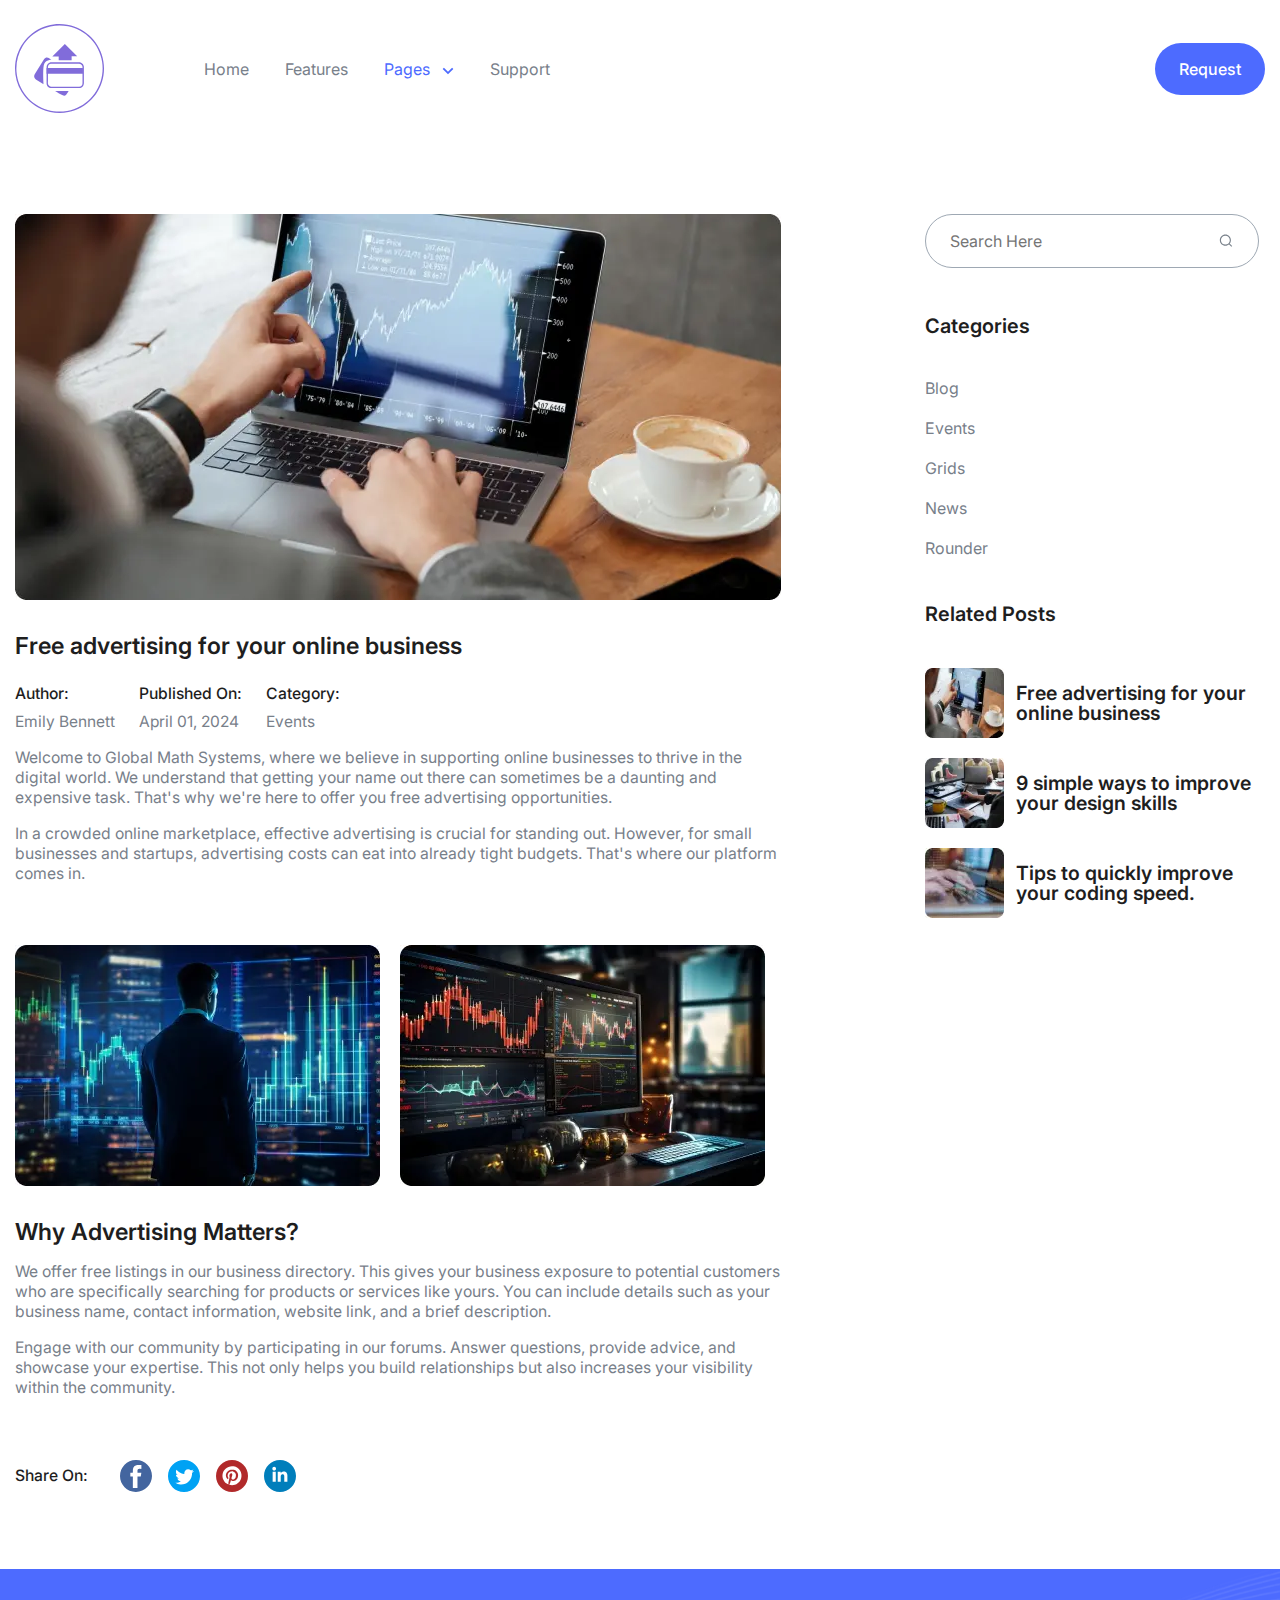
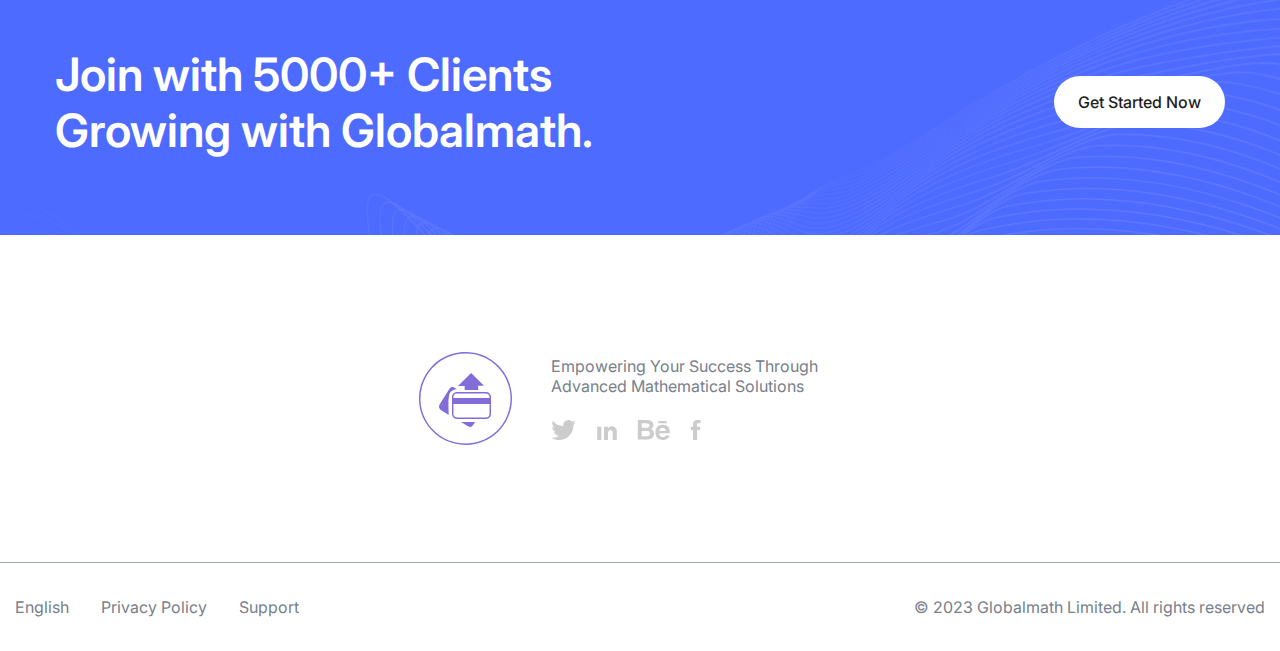
<file: free-advertising.html>
<!doctype html>
<html lang="en">
    <head>
        <title>Free advertising for your online business | Global Math</title>
        <meta charset="UTF-8" />
        <meta name="format-detection" content="telephone=no" />
        <meta name="description" content="Meta Description" />
        <!-- <style>body{opacity: 0;}</style> -->
        <link rel="stylesheet" href="css/style.min.css?_v=20240512114606" />
        <link rel="shortcut icon" href="favicon.ico" />
        <!-- <meta name="robots" content="noindex, nofollow"> -->
        <meta name="viewport" content="width=device-width, initial-scale=1.0" />
    </head>

    <body>
        <div class="wrapper">
            <header class="header">
                <div class="header__container">
                    <div class="header__menu menu">
                        <a href="index.html">
                            <img src="img/logo.svg" alt="logo" />
                        </a>
                        <nav class="menu__body">
                            <ul class="menu__list">
                                <li class="menu__item">
                                    <a href="index.html" class="menu__link">Home</a>
                                </li>
                                <li class="menu__item">
                                    <a href="features.html" class="menu__link">Features</a>
                                </li>
                                <li class="menu__item dropdown">
                                    <a href="pages.html" class="menu__link menu__link_active"
                                        >Pages
                                        <svg
                                            width="8"
                                            height="6"
                                            viewBox="0 0 8 6"
                                            fill="none"
                                            xmlns="http://www.w3.org/2000/svg">
                                            <path
                                                d="M0.94 0.5L4 3.59299L7.06 0.5L8 1.45687L4 5.5L0 1.45687L0.94 0.5Z"
                                                fill="currentColor" />
                                        </svg>
                                    </a>
                                    <ul class="dropdown__menu">
                                        <li>
                                            <a href="free-advertising.html"
                                                >Free advertising for your online business</a
                                            >
                                        </li>
                                        <li>
                                            <a href="improve-design-skills.html"
                                                >9 simple ways to improve your design skills</a
                                            >
                                        </li>
                                        <li>
                                            <a href="coding-speed-tips.html"
                                                >Tips to quickly improve your coding speed</a
                                            >
                                        </li>
                                        <li>
                                            <a href="social-media-strategies.html"
                                                >Effective Social Media Strategies for Small
                                                Businesses</a
                                            >
                                        </li>
                                        <li>
                                            <a href="email-marketing-tips.html"
                                                >The Power of Email Marketing: Tips for Success</a
                                            >
                                        </li>
                                        <li>
                                            <a href="seo-guide.html"
                                                >Mastering SEO: A Guide for Beginners</a
                                            >
                                        </li>
                                    </ul>
                                </li>

                                <li class="menu__item">
                                    <a href="support.html" class="menu__link">Support</a>
                                </li>
                            </ul>
                        </nav>
                        <div class="header__btns">
                            <a
                                href="index.html#contact"
                                aria-label="go to contact section"
                                class="header__btn"
                                ><svg
                                    width="10"
                                    height="9"
                                    viewBox="0 0 10 9"
                                    fill="none"
                                    xmlns="http://www.w3.org/2000/svg">
                                    <path
                                        d="M3.28672 4.82432C1.96348 4.82432 0.886719 3.74757 0.886719 2.42432C0.886719 1.10108 1.96348 0.0243225 3.28672 0.0243225C4.60996 0.0243225 5.68672 1.10108 5.68672 2.42432C5.68672 3.74757 4.60996 4.82432 3.28672 4.82432ZM3.28672 0.672971C2.32088 0.672971 1.53537 1.45848 1.53537 2.42432C1.53537 3.39016 2.32088 4.17567 3.28672 4.17567C4.25256 4.17567 5.03807 3.39016 5.03807 2.42432C5.03807 1.45848 4.25256 0.672971 3.28672 0.672971Z"
                                        fill="currentColor" />
                                    <path
                                        d="M6.65967 8.65135H6.01102C6.01102 7.18476 4.81816 5.9919 3.35157 5.9919C1.88497 5.9919 0.692106 7.18476 0.692106 8.65135H0.043457C0.043457 6.82735 1.52757 5.34325 3.35157 5.34325C5.17557 5.34325 6.65967 6.82735 6.65967 8.65135Z"
                                        fill="currentColor" />
                                    <path
                                        d="M9.09944 2.42432H7.11328V3.07297H9.09944V2.42432Z"
                                        fill="currentColor" />
                                    <path
                                        d="M9.0995 4.59989H6.33496V5.24854H9.0995V4.59989Z"
                                        fill="currentColor" />
                                    <path
                                        d="M9.09961 6.83514H7.42285V7.48379H9.09961V6.83514Z"
                                        fill="currentColor" />
                                </svg>
                                <span class="sr-only">go to contact</span> <span>Request</span></a
                            >
                            <button type="button" class="menu__icon icon-menu">
                                <span></span> <span class="sr-only">menu button</span>
                            </button>
                        </div>
                    </div>
                </div>
            </header>

            <main class="page">
                <section class="article">
                    <div class="article__container">
                        <div class="article__wrapper">
                            <div class="article__content">
                                <div class="article__img">
                                    <img src="img/articles/article-1.webp" alt="article main" />
                                </div>
                                <h2 class="article__title">
                                    Free advertising for your online business
                                </h2>
                                <div class="article__info">
                                    <div>
                                        <h3 class="article__info-heading">Author:</h3>
                                        <p class="article__info-text">Emily Bennett</p>
                                    </div>
                                    <div>
                                        <h3 class="article__info-heading">Published On:</h3>
                                        <p class="article__info-text">April 01, 2024</p>
                                    </div>
                                    <div>
                                        <h3 class="article__info-heading">Category:</h3>
                                        <p class="article__info-text">Events</p>
                                    </div>
                                </div>
                                <div class="article__main">
                                    <p class="article__text">
                                        Welcome to Global Math Systems, where we believe in
                                        supporting online businesses to thrive in the digital world.
                                        We understand that getting your name out there can sometimes
                                        be a daunting and expensive task. That's why we're here to
                                        offer you free advertising opportunities.
                                    </p>
                                    <p class="article__text">
                                        In a crowded online marketplace, effective advertising is
                                        crucial for standing out. However, for small businesses and
                                        startups, advertising costs can eat into already tight
                                        budgets. That's where our platform comes in.
                                    </p>
                                    <div class="article__main-imgs">
                                        <img
                                            src="img/articles/article-1-1.webp"
                                            alt="article img" />
                                        <img
                                            src="img/articles/article-1-2.webp"
                                            alt="article img" />
                                    </div>
                                    <h2 class="article__title">Why Advertising Matters?</h2>
                                    <p class="article__text">
                                        We offer free listings in our business directory. This gives
                                        your business exposure to potential customers who are
                                        specifically searching for products or services like yours.
                                        You can include details such as your business name, contact
                                        information, website link, and a brief description.
                                    </p>
                                    <p class="article__text">
                                        Engage with our community by participating in our forums.
                                        Answer questions, provide advice, and showcase your
                                        expertise. This not only helps you build relationships but
                                        also increases your visibility within the community.
                                    </p>
                                </div>
                                <div class="article__share">
                                    <h3 class="article__info-heading">Share On:</h3>
                                    <div class="article__share-links">
                                        <a href="#" class="article__share-link">
                                            <img
                                                src="img/icons/facebook-share.svg"
                                                alt="facebook" />
                                        </a>
                                        <a href="#" class="article__share-link">
                                            <img src="img/icons/twitter-share.svg" alt="twitter" />
                                        </a>
                                        <a href="#" class="article__share-link">
                                            <img
                                                src="img/icons/pinterest-share.svg"
                                                alt="pinterest" />
                                        </a>
                                        <a href="#" class="article__share-link">
                                            <img
                                                src="img/icons/linkedin-share.svg"
                                                alt="linkedin" />
                                        </a>
                                    </div>
                                </div>
                            </div>
                            <aside class="article__sidebar">
                                <div class="article__search" data-da=".article__content, 991, 0">
                                    <input
                                        type="search"
                                        id="site-search"
                                        name="q"
                                        aria-label="Search through site content"
                                        placeholder="Search Here"
                                        pattern=".*\S.*"
                                        required />

                                    <button type="submit">
                                        <svg
                                            width="17"
                                            height="16"
                                            viewBox="0 0 17 16"
                                            fill="none"
                                            xmlns="http://www.w3.org/2000/svg">
                                            <path
                                                d="M7.3761 12.6733C4.31867 12.6733 1.83154 10.1861 1.83154 7.12872C1.83154 4.0713 4.31867 1.58417 7.3761 1.58417C10.4335 1.58417 12.9207 4.0713 12.9207 7.12872C12.9207 10.1861 10.4335 12.6733 7.3761 12.6733ZM7.3761 2.69308C4.93016 2.69308 2.94045 4.68278 2.94045 7.12872C2.94045 9.57466 4.93016 11.5644 7.3761 11.5644C9.82204 11.5644 11.8117 9.57466 11.8117 7.12872C11.8117 4.68278 9.82204 2.69308 7.3761 2.69308Z"
                                                fill="currentColor" />
                                            <path
                                                d="M11.372 10.1876L10.5879 10.9717L13.3782 13.762L14.1624 12.9779L11.372 10.1876Z"
                                                fill="currentColor" />
                                        </svg>
                                    </button>
                                    <div id="search-results"></div>
                                </div>
                                <div class="article__nav">
                                    <h3 class="article__subheading">Categories</h3>
                                    <ul class="article__nav-list">
                                        <li class="article__nav-item">
                                            <a href="#" class="article__nav-link">Blog</a>
                                        </li>
                                        <li class="article__nav-item">
                                            <a href="pages.html" class="article__nav-link"
                                                >Events</a
                                            >
                                        </li>
                                        <li class="article__nav-item">
                                            <a href="#" class="article__nav-link">Grids</a>
                                        </li>
                                        <li class="article__nav-item">
                                            <a href="#" class="article__nav-link">News</a>
                                        </li>
                                        <li class="article__nav-item">
                                            <a href="#" class="article__nav-link">Rounder</a>
                                        </li>
                                    </ul>
                                </div>
                                <div class="article__categories">
                                    <h3 class="article__subheading">Related Posts</h3>
                                    <div class="article__categories-list">
                                        <div class="article__categories-item">
                                            <img
                                                src="img/articles/article-categories-1.webp"
                                                alt="article-categorie" />
                                            <a
                                                href="free-advertising.html"
                                                class="article__categories-link"
                                                >Free advertising for your online business</a
                                            >
                                        </div>
                                        <div class="article__categories-item">
                                            <img
                                                src="img/articles/article-categories-2.webp"
                                                alt="article-categorie" />
                                            <a
                                                href="improve-design-skills.html"
                                                class="article__categories-link"
                                                >9 simple ways to improve your design skills</a
                                            >
                                        </div>
                                        <div class="article__categories-item">
                                            <img
                                                src="img/articles/article-categories-3.webp"
                                                alt="article-categorie" />
                                            <a
                                                href="coding-speed-tips.html"
                                                class="article__categories-link"
                                                >Tips to quickly improve your coding speed.</a
                                            >
                                        </div>
                                    </div>
                                </div>
                            </aside>
                        </div>
                    </div>
                </section>
                <section class="join">
                    <div class="join__top">
                        <div class="join__container">
                            <div class="join__wrapper">
                                <div class="join__content">
                                    <h2 class="join__heading">
                                        Join with 5000+ Clients Growing with Globalmath.
                                    </h2>
                                </div>
                                <div>
                                    <a href="index.html#contact" class="join__btn"
                                        >Get Started Now</a
                                    >
                                </div>
                            </div>
                        </div>
                    </div>
                    <div class="join__bottom">
                        <div class="join__socials">
                            <div class="join__logo">
                                <img src="img/logo.svg" alt="logo" />
                            </div>
                            <div class="join__socials-content">
                                <div class="join__socials-decr">
                                    Empowering Your Success Through Advanced Mathematical Solutions
                                </div>
                                <div class="join__socials-links">
                                    <a
                                        href="https://twitter.com"
                                        target="_blank"
                                        class="join__socials-link">
                                        <svg
                                            width="25"
                                            height="20"
                                            viewBox="0 0 25 20"
                                            fill="none"
                                            xmlns="http://www.w3.org/2000/svg">
                                            <path
                                                d="M24.0928 0.548904C23.7494 1.6215 23.0414 2.41428 22.0366 3.13923C23.0583 3.0502 23.8893 2.74072 24.8135 2.42276C24.1776 3.39784 23.4229 4.12704 22.6005 4.79264C22.4691 4.89862 22.3503 4.97069 22.3546 5.16995C22.4436 7.86627 21.7695 10.376 20.4722 12.7247C18.8697 15.6245 16.5507 17.74 13.4644 18.9822C11.3658 19.8301 9.16976 20.1184 6.93131 19.9573C4.62503 19.7877 2.46712 19.0882 0.5 17.8164C3.12425 17.9647 5.49836 17.3203 7.69866 15.6839C5.42629 15.3998 3.83648 14.323 3.01402 12.1185C3.75593 12.3177 4.42577 12.2541 5.09561 12.0973C5.07017 11.8684 4.87516 11.9489 4.75645 11.9023C2.6791 11.1307 1.51748 9.64686 1.25887 7.44656C1.21223 7.065 1.36062 7.0862 1.61499 7.21339C2.17036 7.49743 2.77661 7.5695 3.53972 7.72637C1.26311 5.7762 0.707735 3.5759 1.96262 0.917739C3.67962 2.96117 5.70186 4.43652 8.13109 5.33105C9.39022 5.79316 10.679 6.11112 12.0272 6.16623C12.2943 6.17895 12.3748 6.15775 12.3282 5.82707C11.9085 2.73224 14.113 0.0825594 17.2121 0.00200905C18.4924 -0.0319069 19.6752 0.362366 20.6249 1.2781C20.875 1.51975 21.087 1.58758 21.4304 1.51127C22.3546 1.29929 23.1855 0.871105 24.0461 0.502269C24.0589 0.519227 24.0758 0.540425 24.0885 0.557383L24.0928 0.548904Z"
                                                fill="currentColor" />
                                        </svg>
                                    </a>
                                    <a
                                        href="https://www.linkedin.com/"
                                        target="_blank"
                                        class="join__socials-link">
                                        <svg
                                            width="21"
                                            height="20"
                                            viewBox="0 0 21 20"
                                            fill="none"
                                            xmlns="http://www.w3.org/2000/svg">
                                            <path
                                                d="M5.20305 6.64355C3.93082 6.64355 2.65449 6.64355 1.38226 6.64355C1.21045 6.64355 1.21045 6.64356 1.21045 6.81537C1.21045 11.1516 1.21045 15.4878 1.21045 19.824C1.21045 19.9918 1.21045 19.9918 1.37408 19.9918C2.64631 19.9918 3.92263 19.9918 5.19486 19.9918C5.36259 19.9918 5.36259 19.9918 5.36259 19.8199C5.36259 17.6518 5.36259 15.4837 5.36259 13.3156C5.36259 11.1434 5.36259 8.97121 5.36259 6.799C5.36259 6.64356 5.36259 6.64355 5.20305 6.64355Z"
                                                fill="currentColor" />
                                            <path
                                                d="M20.7642 10.7916C20.7315 10.2025 20.6047 9.63393 20.3919 9.08167C19.9542 7.94035 19.1934 7.10173 18.0561 6.63539C17.148 6.26313 16.203 6.17313 15.2376 6.29994C14.039 6.45948 13.0613 7.02401 12.284 7.94034C12.1695 8.07534 12.0672 8.22261 11.9486 8.38215V8.25533C11.9486 7.77262 11.9486 7.28991 11.9486 6.80311C11.9486 6.64766 11.9486 6.64766 11.789 6.64766C10.57 6.64766 9.34685 6.64766 8.1278 6.64766C7.96826 6.64766 7.96826 6.64766 7.96826 6.81538C7.96826 11.1516 7.96826 15.4878 7.96826 19.824C7.96826 19.9386 8.02553 19.9959 8.14007 19.9959C9.35094 19.9959 10.5659 19.9959 11.7768 19.9959C11.8913 19.9959 11.9486 19.94 11.9486 19.8281C11.9486 17.5659 11.9486 15.2997 11.9486 13.0375C11.9486 12.6652 11.9772 12.297 12.0631 11.9329C12.194 11.3643 12.4354 10.8612 12.9099 10.4971C13.4704 10.0675 14.1167 9.97755 14.7958 10.0512C15.618 10.1412 16.1375 10.6116 16.4239 11.3684C16.5998 11.8348 16.6693 12.3257 16.6693 12.8206C16.6775 15.1524 16.6693 17.4882 16.6693 19.82C16.6693 19.94 16.7307 20 16.8534 20C18.1093 20 19.3611 20 20.6169 20C20.7424 20 20.8051 19.9372 20.8051 19.8118C20.8051 17.2428 20.8051 14.6779 20.8051 12.1088C20.8051 11.6711 20.7888 11.2334 20.7642 10.7998V10.7916Z"
                                                fill="currentColor" />
                                            <path
                                                d="M0.813477 2.47104C0.813477 3.93554 2.00798 4.95414 3.26385 4.93778C4.5279 4.95823 5.71832 3.93963 5.71832 2.46695C5.71832 1.08836 4.63835 0.000208784 3.26794 0.000208784C3.05522 0.000208784 1.57845 -0.0488799 1.0712 1.35835C0.907564 1.69379 0.813477 2.07014 0.813477 2.47513V2.47104Z"
                                                fill="#currentColor" />
                                        </svg>
                                    </a>
                                    <a
                                        href="https://www.behance.net/"
                                        target="_blank"
                                        class="join__socials-link">
                                        <svg
                                            width="33"
                                            height="20"
                                            viewBox="0 0 33 20"
                                            fill="none"
                                            xmlns="http://www.w3.org/2000/svg">
                                            <path
                                                d="M0.813599 0.00433399C0.94795 0.0130018 1.0823 0.0303371 1.21665 0.0303371C4.18104 0.0303371 7.14975 0.0173356 10.1141 0.0390051C11.1846 0.0476729 12.2594 0.138684 13.2779 0.528735C15.0764 1.21782 16.1643 2.47899 16.3289 4.42491C16.381 5.06199 16.3549 5.72074 16.2423 6.34916C16.0429 7.46297 15.3625 8.26474 14.3787 8.81081C14.279 8.86715 14.1793 8.92349 14.084 8.98416C14.058 9.0015 14.0406 9.0275 13.993 9.08384C14.1013 9.14018 14.1967 9.20086 14.292 9.23986C16.1469 10.0416 16.9704 11.5195 17.0137 13.4697C17.0614 15.6237 16.1989 17.3356 14.383 18.5317C13.5423 19.0821 12.5888 19.3508 11.605 19.3985C9.8021 19.4852 7.9992 19.5069 6.19196 19.5329C4.51908 19.5545 2.85053 19.5329 1.17765 19.5372C1.05196 19.5372 0.930615 19.5545 0.804932 19.5632C0.804932 13.0407 0.804932 6.52251 0.804932 0L0.813599 0.00433399ZM4.75311 16.2001C6.62102 16.2001 8.44992 16.2218 10.2745 16.1871C10.9419 16.1741 11.605 16.0094 12.1251 15.5283C12.9052 14.8003 13.0352 13.8685 12.8922 12.8803C12.7491 11.8662 12.0947 11.2985 11.1369 11.0861C10.6429 10.9734 10.1271 10.9127 9.62007 10.9084C8.10754 10.8867 6.59068 10.9084 5.07815 10.8954C4.80078 10.8954 4.72711 10.9908 4.72711 11.2595C4.74011 12.7937 4.73144 14.3279 4.73144 15.8664C4.73144 15.9661 4.74444 16.0701 4.74878 16.2044L4.75311 16.2001ZM4.75744 7.74034C4.90913 7.75334 5.05215 7.77067 5.19517 7.77067C6.55168 7.77067 7.90819 7.77934 9.2647 7.77067C9.71109 7.77067 10.1661 7.75334 10.5995 7.66666C11.462 7.50197 12.2377 7.1856 12.4544 6.19747C12.4978 6.00678 12.5281 5.80742 12.5368 5.61239C12.5671 4.76295 12.2768 3.91351 11.3363 3.64481C10.7902 3.48879 10.2138 3.39344 9.64608 3.38044C8.11188 3.34577 6.57768 3.37177 5.04348 3.35877C4.79645 3.35877 4.72277 3.43244 4.72711 3.67948C4.74011 4.94064 4.73144 6.20614 4.73144 7.4673C4.73144 7.54964 4.74444 7.63199 4.75311 7.74034H4.75744Z"
                                                fill="currentColor" />
                                            <path
                                                d="M27.5017 13.3397C25.9025 13.3397 24.3033 13.3397 22.7084 13.3397C22.1796 13.3397 22.1796 13.3397 22.2273 13.8598C22.314 14.7613 22.6174 15.5674 23.3151 16.1784C23.8482 16.6508 24.4853 16.9109 25.183 16.9889C26.1408 17.0929 27.0943 17.0669 27.9047 16.4428C28.1864 16.2261 28.4205 15.9314 28.6415 15.6454C28.7758 15.472 28.8929 15.3767 29.1225 15.381C30.1974 15.394 31.2765 15.3897 32.3513 15.381C32.5853 15.381 32.672 15.4287 32.5983 15.6887C32.3426 16.6162 31.8009 17.3573 31.1378 18.0247C30.0197 19.1558 28.6458 19.7322 27.0813 19.9186C25.5124 20.105 23.9869 19.9923 22.5134 19.3639C20.1297 18.3497 18.7862 16.5772 18.5132 13.9898C18.3528 12.4816 18.3745 10.9951 18.8165 9.53026C19.5446 7.11194 21.1698 5.59941 23.5968 5.00133C25.3434 4.56794 27.0943 4.67629 28.7888 5.33071C30.31 5.91579 31.3588 7.00359 32.0783 8.43811C32.6113 9.49992 32.828 10.6397 32.8324 11.8272C32.8324 12.1609 32.8367 12.4946 32.8454 12.8283C32.8511 13.1635 32.6908 13.3311 32.3643 13.3311C30.7434 13.3311 29.1269 13.3311 27.506 13.3311L27.5017 13.3397ZM28.9362 10.9171C28.9015 9.00152 27.5233 7.63201 25.1224 7.81403C23.6315 7.92671 22.171 9.52159 22.327 10.9171H28.9362Z"
                                                fill="currentColor" />
                                            <path
                                                d="M25.5735 0.966287C26.8563 0.966287 28.1435 0.974955 29.4263 0.961953C29.6907 0.961953 29.7687 1.04863 29.7643 1.30433C29.7513 1.86774 29.7513 2.43114 29.7643 2.99455C29.7687 3.22425 29.6907 3.30226 29.4566 3.30226C26.865 3.29792 24.2776 3.29792 21.686 3.30226C21.4519 3.30226 21.3739 3.21991 21.3782 2.99022C21.3869 2.42681 21.3912 1.8634 21.3782 1.3C21.3696 1.03996 21.4606 0.957619 21.7206 0.961953C23.0035 0.974955 24.2906 0.966287 25.5735 0.966287Z"
                                                fill="currentColor" />
                                        </svg>
                                    </a>
                                    <a
                                        href="https://www.facebook.com/"
                                        target="_blank"
                                        class="join__socials-link">
                                        <svg
                                            width="11"
                                            height="20"
                                            viewBox="0 0 11 20"
                                            fill="none"
                                            xmlns="http://www.w3.org/2000/svg">
                                            <path
                                                d="M7.04956 19.6823C7.04956 18.1085 7.04956 16.5377 7.04956 14.964H7.04662C7.04662 13.3902 7.04662 11.8194 7.04662 10.2456C7.04662 10.0103 7.07015 9.98676 7.30548 9.98676C8.08795 9.9897 8.86747 9.99265 9.64994 9.99559C9.83526 9.99559 9.89409 9.94558 9.92645 9.76614C10.0824 8.84836 10.2383 7.93352 10.3942 7.01574C10.4559 6.65686 10.4412 6.64215 10.0765 6.64215C9.13516 6.64215 8.1909 6.64804 7.24959 6.65098C7.14075 6.65098 7.04662 6.65098 7.04956 6.49507C7.05544 5.83615 7.04367 5.17723 7.05838 4.51831C7.07309 3.84762 7.56434 3.35932 8.23797 3.34755C8.891 3.33578 9.54698 3.34755 10.2 3.34461C10.4059 3.34461 10.453 3.29754 10.453 3.09752C10.453 2.14443 10.453 1.19135 10.453 0.241212C10.453 0.0470662 10.4089 0.00294161 10.2088 0C10.0176 0 9.82938 0.0147084 9.63817 0.0147084C9.01161 0.0147084 8.38799 0.0117668 7.76143 0.0147084C7.04073 0.0205916 6.3318 0.114723 5.64347 0.338285C4.64038 0.664804 3.88733 1.2796 3.46374 2.25916C3.15781 2.96514 3.0725 3.71525 3.05191 4.47419C3.03426 5.10957 3.04897 5.74496 3.04897 6.38035C3.04897 6.63921 3.0372 6.65098 2.7754 6.65098C2.21355 6.65098 1.6517 6.64509 1.08986 6.64509C0.892769 6.64509 0.845703 6.68628 0.845703 6.85101C0.845703 7.83351 0.845703 8.816 0.845703 9.79556C0.845703 9.95146 0.886886 9.99559 1.04573 9.99559C1.62817 9.99559 2.20767 9.99559 2.79011 9.9897C3.01367 9.9897 3.04897 10.0132 3.04897 10.2339C3.04897 13.3902 3.04603 16.5436 3.04603 19.7C3.04603 19.7706 3.04897 19.8235 3.05779 19.8647C3.17252 19.9088 3.2843 19.9559 3.40196 20C4.51389 20 5.62876 20 6.74069 20C7.0172 20 7.0525 19.9647 7.0525 19.6882L7.04956 19.6823Z"
                                                fill="currentColor" />
                                        </svg>
                                    </a>
                                </div>
                            </div>
                        </div>
                    </div>
                </section>
            </main>
            <footer class="footer">
                <div class="footer__container">
                    <div class="footer__wrapper">
                        <div class="nav">
                            <ul class="footer__list">
                                <li class="footer__link"><a href="#">English</a></li>
                                <li class="footer__link"><a href="#">Privacy Policy</a></li>
                                <li class="footer__link"><a href="support.html">Support</a></li>
                            </ul>
                        </div>
                        <div class="footer__copy">
                            © 2023 Globalmath Limited. All rights reserved
                        </div>
                    </div>
                </div>
            </footer>
        </div>
        <script src="js/app.min.js?_v=20240512114606"></script>
    </body>
</html>
</file>
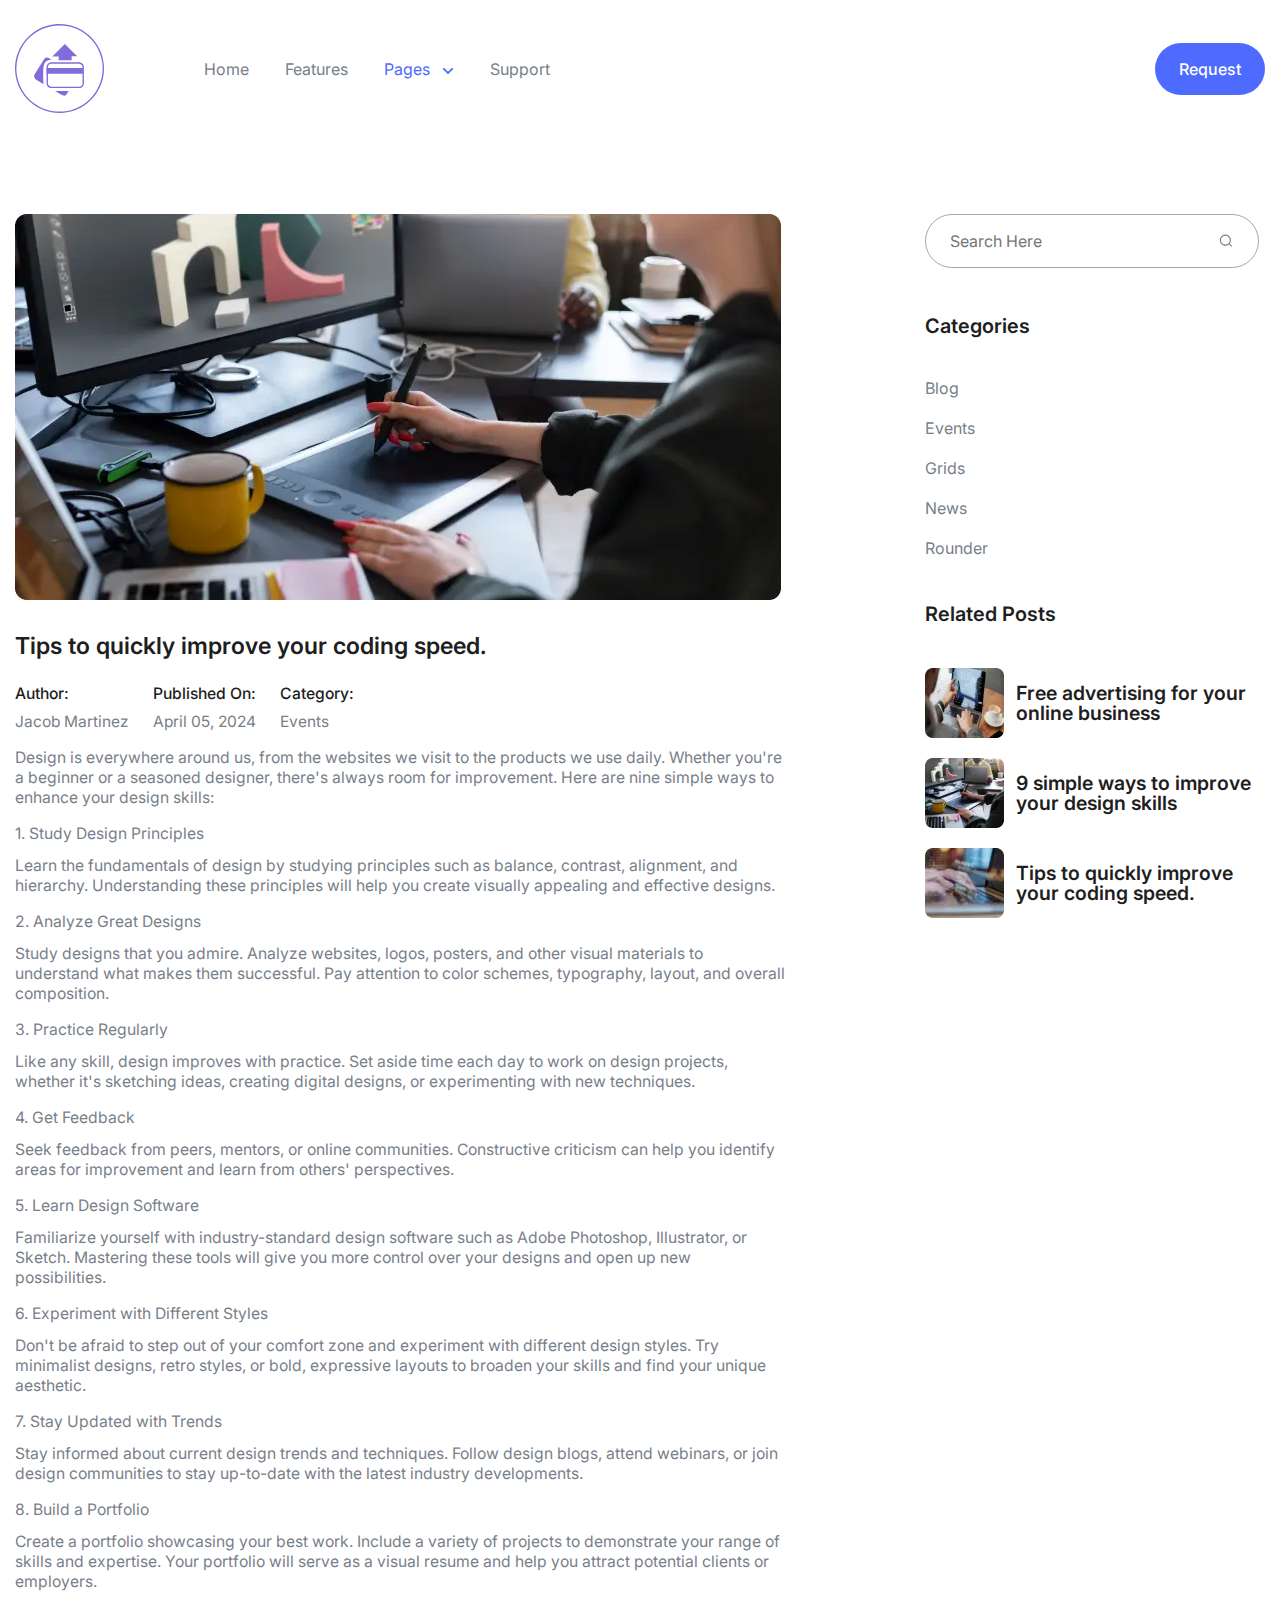
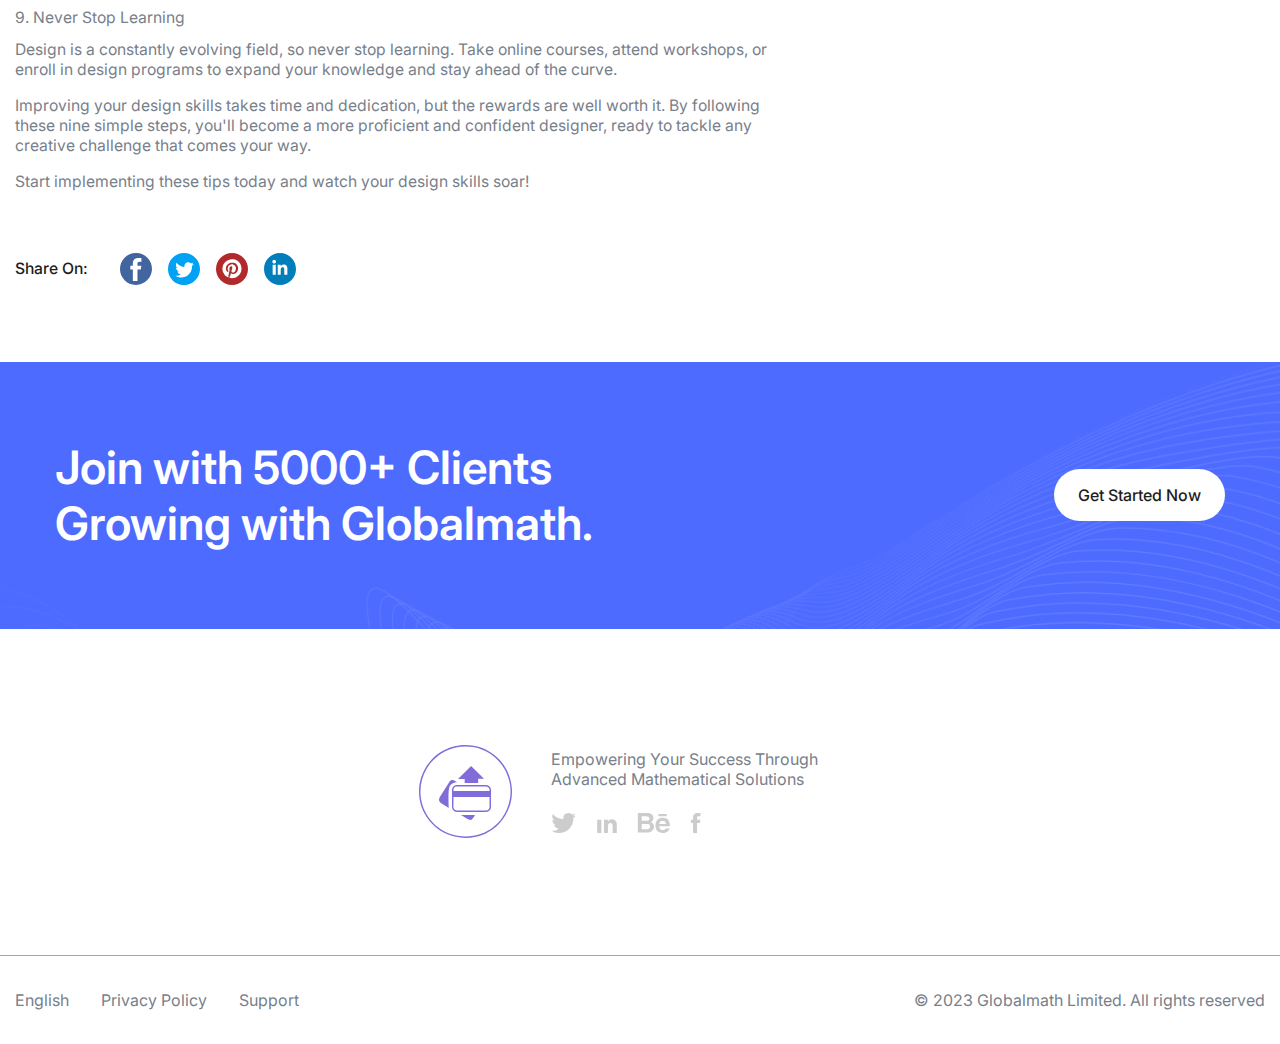
<file: improve-design-skills.html>
<!doctype html>
<html lang="en">
    <head>
        <title>9 simple ways to improve your design skills | Global Math</title>
        <meta charset="UTF-8" />
        <meta name="format-detection" content="telephone=no" />
        <meta name="description" content="Meta Description" />
        <!-- <style>body{opacity: 0;}</style> -->
        <link rel="stylesheet" href="css/style.min.css?_v=20240512114606" />
        <link rel="shortcut icon" href="favicon.ico" />
        <!-- <meta name="robots" content="noindex, nofollow"> -->
        <meta name="viewport" content="width=device-width, initial-scale=1.0" />
    </head>

    <body>
        <div class="wrapper">
            <header class="header">
                <div class="header__container">
                    <div class="header__menu menu">
                        <a href="index.html">
                            <img src="img/logo.svg" alt="logo" />
                        </a>
                        <nav class="menu__body">
                            <ul class="menu__list">
                                <li class="menu__item">
                                    <a href="index.html" class="menu__link">Home</a>
                                </li>
                                <li class="menu__item">
                                    <a href="features.html" class="menu__link">Features</a>
                                </li>
                                <li class="menu__item dropdown">
                                    <a href="pages.html" class="menu__link menu__link_active"
                                        >Pages
                                        <svg
                                            width="8"
                                            height="6"
                                            viewBox="0 0 8 6"
                                            fill="none"
                                            xmlns="http://www.w3.org/2000/svg">
                                            <path
                                                d="M0.94 0.5L4 3.59299L7.06 0.5L8 1.45687L4 5.5L0 1.45687L0.94 0.5Z"
                                                fill="currentColor" />
                                        </svg>
                                    </a>
                                    <ul class="dropdown__menu">
                                        <li>
                                            <a href="free-advertising.html"
                                                >Free advertising for your online business</a
                                            >
                                        </li>
                                        <li>
                                            <a href="improve-design-skills.html"
                                                >9 simple ways to improve your design skills</a
                                            >
                                        </li>
                                        <li>
                                            <a href="coding-speed-tips.html"
                                                >Tips to quickly improve your coding speed</a
                                            >
                                        </li>
                                        <li>
                                            <a href="social-media-strategies.html"
                                                >Effective Social Media Strategies for Small
                                                Businesses</a
                                            >
                                        </li>
                                        <li>
                                            <a href="email-marketing-tips.html"
                                                >The Power of Email Marketing: Tips for Success</a
                                            >
                                        </li>
                                        <li>
                                            <a href="seo-guide.html"
                                                >Mastering SEO: A Guide for Beginners</a
                                            >
                                        </li>
                                    </ul>
                                </li>

                                <li class="menu__item">
                                    <a href="support.html" class="menu__link">Support</a>
                                </li>
                            </ul>
                        </nav>
                        <div class="header__btns">
                            <a
                                href="index.html#contact"
                                aria-label="go to contact section"
                                class="header__btn"
                                ><svg
                                    width="10"
                                    height="9"
                                    viewBox="0 0 10 9"
                                    fill="none"
                                    xmlns="http://www.w3.org/2000/svg">
                                    <path
                                        d="M3.28672 4.82432C1.96348 4.82432 0.886719 3.74757 0.886719 2.42432C0.886719 1.10108 1.96348 0.0243225 3.28672 0.0243225C4.60996 0.0243225 5.68672 1.10108 5.68672 2.42432C5.68672 3.74757 4.60996 4.82432 3.28672 4.82432ZM3.28672 0.672971C2.32088 0.672971 1.53537 1.45848 1.53537 2.42432C1.53537 3.39016 2.32088 4.17567 3.28672 4.17567C4.25256 4.17567 5.03807 3.39016 5.03807 2.42432C5.03807 1.45848 4.25256 0.672971 3.28672 0.672971Z"
                                        fill="currentColor" />
                                    <path
                                        d="M6.65967 8.65135H6.01102C6.01102 7.18476 4.81816 5.9919 3.35157 5.9919C1.88497 5.9919 0.692106 7.18476 0.692106 8.65135H0.043457C0.043457 6.82735 1.52757 5.34325 3.35157 5.34325C5.17557 5.34325 6.65967 6.82735 6.65967 8.65135Z"
                                        fill="currentColor" />
                                    <path
                                        d="M9.09944 2.42432H7.11328V3.07297H9.09944V2.42432Z"
                                        fill="currentColor" />
                                    <path
                                        d="M9.0995 4.59989H6.33496V5.24854H9.0995V4.59989Z"
                                        fill="currentColor" />
                                    <path
                                        d="M9.09961 6.83514H7.42285V7.48379H9.09961V6.83514Z"
                                        fill="currentColor" />
                                </svg>
                                <span class="sr-only">go to contact</span> <span>Request</span></a
                            >
                            <button type="button" class="menu__icon icon-menu">
                                <span></span> <span class="sr-only">menu button</span>
                            </button>
                        </div>
                    </div>
                </div>
            </header>

            <main class="page">
                <section class="article">
                    <div class="article__container">
                        <div class="article__wrapper">
                            <div class="article__content">
                                <div class="article__img">
                                    <img src="img/articles/article-2.webp" alt="article main" />
                                </div>
                                <h2 class="article__title">
                                    Tips to quickly improve your coding speed.
                                </h2>
                                <div class="article__info">
                                    <div>
                                        <h3 class="article__info-heading">Author:</h3>
                                        <p class="article__info-text">Jacob Martinez</p>
                                    </div>
                                    <div>
                                        <h3 class="article__info-heading">Published On:</h3>
                                        <p class="article__info-text">April 05, 2024</p>
                                    </div>
                                    <div>
                                        <h3 class="article__info-heading">Category:</h3>
                                        <p class="article__info-text">Events</p>
                                    </div>
                                </div>
                                <div class="article__main">
                                    <p class="article__text">
                                        Design is everywhere around us, from the websites we visit
                                        to the products we use daily. Whether you're a beginner or a
                                        seasoned designer, there's always room for improvement. Here
                                        are nine simple ways to enhance your design skills:
                                    </p>
                                    <p class="article__text -mb-4">1. Study Design Principles</p>
                                    <p class="article__text">
                                        Learn the fundamentals of design by studying principles such
                                        as balance, contrast, alignment, and hierarchy.
                                        Understanding these principles will help you create visually
                                        appealing and effective designs.
                                    </p>
                                    <p class="article__text -mb-4">2. Analyze Great Designs</p>
                                    <p class="article__text">
                                        Study designs that you admire. Analyze websites, logos,
                                        posters, and other visual materials to understand what makes
                                        them successful. Pay attention to color schemes, typography,
                                        layout, and overall composition.
                                    </p>
                                    <p class="article__text -mb-4">3. Practice Regularly</p>
                                    <p class="article__text">
                                        Like any skill, design improves with practice. Set aside
                                        time each day to work on design projects, whether it's
                                        sketching ideas, creating digital designs, or experimenting
                                        with new techniques.
                                    </p>
                                    <p class="article__text -mb-4">4. Get Feedback</p>
                                    <p class="article__text">
                                        Seek feedback from peers, mentors, or online communities.
                                        Constructive criticism can help you identify areas for
                                        improvement and learn from others' perspectives.
                                    </p>
                                    <p class="article__text -mb-4">5. Learn Design Software</p>
                                    <p class="article__text">
                                        Familiarize yourself with industry-standard design software
                                        such as Adobe Photoshop, Illustrator, or Sketch. Mastering
                                        these tools will give you more control over your designs and
                                        open up new possibilities.
                                    </p>
                                    <p class="article__text -mb-4">
                                        6. Experiment with Different Styles
                                    </p>
                                    <p class="article__text">
                                        Don't be afraid to step out of your comfort zone and
                                        experiment with different design styles. Try minimalist
                                        designs, retro styles, or bold, expressive layouts to
                                        broaden your skills and find your unique aesthetic.
                                    </p>
                                    <p class="article__text -mb-4">7. Stay Updated with Trends</p>
                                    <p class="article__text">
                                        Stay informed about current design trends and techniques.
                                        Follow design blogs, attend webinars, or join design
                                        communities to stay up-to-date with the latest industry
                                        developments.
                                    </p>
                                    <p class="article__text -mb-4">8. Build a Portfolio</p>
                                    <p class="article__text">
                                        Create a portfolio showcasing your best work. Include a
                                        variety of projects to demonstrate your range of skills and
                                        expertise. Your portfolio will serve as a visual resume and
                                        help you attract potential clients or employers.
                                    </p>
                                    <p class="article__text -mb-4">9. Never Stop Learning</p>
                                    <p class="article__text">
                                        Design is a constantly evolving field, so never stop
                                        learning. Take online courses, attend workshops, or enroll
                                        in design programs to expand your knowledge and stay ahead
                                        of the curve.
                                    </p>
                                    <p class="article__text">
                                        Improving your design skills takes time and dedication, but
                                        the rewards are well worth it. By following these nine
                                        simple steps, you'll become a more proficient and confident
                                        designer, ready to tackle any creative challenge that comes
                                        your way.
                                    </p>
                                    <p class="article__text">
                                        Start implementing these tips today and watch your design
                                        skills soar!
                                    </p>
                                </div>
                                <div class="article__share">
                                    <h3 class="article__info-heading">Share On:</h3>
                                    <div class="article__share-links">
                                        <a href="#" class="article__share-link">
                                            <img
                                                src="img/icons/facebook-share.svg"
                                                alt="facebook" />
                                        </a>
                                        <a href="#" class="article__share-link">
                                            <img src="img/icons/twitter-share.svg" alt="twitter" />
                                        </a>
                                        <a href="#" class="article__share-link">
                                            <img
                                                src="img/icons/pinterest-share.svg"
                                                alt="pinterest" />
                                        </a>
                                        <a href="#" class="article__share-link">
                                            <img
                                                src="img/icons/linkedin-share.svg"
                                                alt="linkedin" />
                                        </a>
                                    </div>
                                </div>
                            </div>
                            <aside class="article__sidebar">
                                <div class="article__search" data-da=".article__content, 991, 0">
                                    <input
                                        type="search"
                                        id="site-search"
                                        name="q"
                                        aria-label="Search through site content"
                                        placeholder="Search Here"
                                        pattern=".*\S.*"
                                        required />

                                    <button type="submit">
                                        <svg
                                            width="17"
                                            height="16"
                                            viewBox="0 0 17 16"
                                            fill="none"
                                            xmlns="http://www.w3.org/2000/svg">
                                            <path
                                                d="M7.3761 12.6733C4.31867 12.6733 1.83154 10.1861 1.83154 7.12872C1.83154 4.0713 4.31867 1.58417 7.3761 1.58417C10.4335 1.58417 12.9207 4.0713 12.9207 7.12872C12.9207 10.1861 10.4335 12.6733 7.3761 12.6733ZM7.3761 2.69308C4.93016 2.69308 2.94045 4.68278 2.94045 7.12872C2.94045 9.57466 4.93016 11.5644 7.3761 11.5644C9.82204 11.5644 11.8117 9.57466 11.8117 7.12872C11.8117 4.68278 9.82204 2.69308 7.3761 2.69308Z"
                                                fill="currentColor" />
                                            <path
                                                d="M11.372 10.1876L10.5879 10.9717L13.3782 13.762L14.1624 12.9779L11.372 10.1876Z"
                                                fill="currentColor" />
                                        </svg>
                                    </button>
                                    <div id="search-results"></div>
                                </div>
                                <div class="article__nav">
                                    <h3 class="article__subheading">Categories</h3>
                                    <ul class="article__nav-list">
                                        <li class="article__nav-item">
                                            <a href="#" class="article__nav-link">Blog</a>
                                        </li>
                                        <li class="article__nav-item">
                                            <a href="pages.html" class="article__nav-link"
                                                >Events</a
                                            >
                                        </li>
                                        <li class="article__nav-item">
                                            <a href="#" class="article__nav-link">Grids</a>
                                        </li>
                                        <li class="article__nav-item">
                                            <a href="#" class="article__nav-link">News</a>
                                        </li>
                                        <li class="article__nav-item">
                                            <a href="#" class="article__nav-link">Rounder</a>
                                        </li>
                                    </ul>
                                </div>
                                <div class="article__categories">
                                    <h3 class="article__subheading">Related Posts</h3>
                                    <div class="article__categories-list">
                                        <div class="article__categories-item">
                                            <img
                                                src="img/articles/article-categories-1.webp"
                                                alt="article-categorie" />
                                            <a
                                                href="free-advertising.html"
                                                class="article__categories-link"
                                                >Free advertising for your online business</a
                                            >
                                        </div>
                                        <div class="article__categories-item">
                                            <img
                                                src="img/articles/article-categories-2.webp"
                                                alt="article-categorie" />
                                            <a
                                                href="improve-design-skills.html"
                                                class="article__categories-link"
                                                >9 simple ways to improve your design skills</a
                                            >
                                        </div>
                                        <div class="article__categories-item">
                                            <img
                                                src="img/articles/article-categories-3.webp"
                                                alt="article-categorie" />
                                            <a
                                                href="coding-speed-tips.html"
                                                class="article__categories-link"
                                                >Tips to quickly improve your coding speed.</a
                                            >
                                        </div>
                                    </div>
                                </div>
                            </aside>
                        </div>
                    </div>
                </section>
                <section class="join">
                    <div class="join__top">
                        <div class="join__container">
                            <div class="join__wrapper">
                                <div class="join__content">
                                    <h2 class="join__heading">
                                        Join with 5000+ Clients Growing with Globalmath.
                                    </h2>
                                </div>
                                <div>
                                    <a href="index.html#contact" class="join__btn"
                                        >Get Started Now</a
                                    >
                                </div>
                            </div>
                        </div>
                    </div>
                    <div class="join__bottom">
                        <div class="join__socials">
                            <div class="join__logo">
                                <img src="img/logo.svg" alt="logo" />
                            </div>
                            <div class="join__socials-content">
                                <div class="join__socials-decr">
                                    Empowering Your Success Through Advanced Mathematical Solutions
                                </div>
                                <div class="join__socials-links">
                                    <a
                                        href="https://twitter.com"
                                        target="_blank"
                                        class="join__socials-link">
                                        <svg
                                            width="25"
                                            height="20"
                                            viewBox="0 0 25 20"
                                            fill="none"
                                            xmlns="http://www.w3.org/2000/svg">
                                            <path
                                                d="M24.0928 0.548904C23.7494 1.6215 23.0414 2.41428 22.0366 3.13923C23.0583 3.0502 23.8893 2.74072 24.8135 2.42276C24.1776 3.39784 23.4229 4.12704 22.6005 4.79264C22.4691 4.89862 22.3503 4.97069 22.3546 5.16995C22.4436 7.86627 21.7695 10.376 20.4722 12.7247C18.8697 15.6245 16.5507 17.74 13.4644 18.9822C11.3658 19.8301 9.16976 20.1184 6.93131 19.9573C4.62503 19.7877 2.46712 19.0882 0.5 17.8164C3.12425 17.9647 5.49836 17.3203 7.69866 15.6839C5.42629 15.3998 3.83648 14.323 3.01402 12.1185C3.75593 12.3177 4.42577 12.2541 5.09561 12.0973C5.07017 11.8684 4.87516 11.9489 4.75645 11.9023C2.6791 11.1307 1.51748 9.64686 1.25887 7.44656C1.21223 7.065 1.36062 7.0862 1.61499 7.21339C2.17036 7.49743 2.77661 7.5695 3.53972 7.72637C1.26311 5.7762 0.707735 3.5759 1.96262 0.917739C3.67962 2.96117 5.70186 4.43652 8.13109 5.33105C9.39022 5.79316 10.679 6.11112 12.0272 6.16623C12.2943 6.17895 12.3748 6.15775 12.3282 5.82707C11.9085 2.73224 14.113 0.0825594 17.2121 0.00200905C18.4924 -0.0319069 19.6752 0.362366 20.6249 1.2781C20.875 1.51975 21.087 1.58758 21.4304 1.51127C22.3546 1.29929 23.1855 0.871105 24.0461 0.502269C24.0589 0.519227 24.0758 0.540425 24.0885 0.557383L24.0928 0.548904Z"
                                                fill="currentColor" />
                                        </svg>
                                    </a>
                                    <a
                                        href="https://www.linkedin.com/"
                                        target="_blank"
                                        class="join__socials-link">
                                        <svg
                                            width="21"
                                            height="20"
                                            viewBox="0 0 21 20"
                                            fill="none"
                                            xmlns="http://www.w3.org/2000/svg">
                                            <path
                                                d="M5.20305 6.64355C3.93082 6.64355 2.65449 6.64355 1.38226 6.64355C1.21045 6.64355 1.21045 6.64356 1.21045 6.81537C1.21045 11.1516 1.21045 15.4878 1.21045 19.824C1.21045 19.9918 1.21045 19.9918 1.37408 19.9918C2.64631 19.9918 3.92263 19.9918 5.19486 19.9918C5.36259 19.9918 5.36259 19.9918 5.36259 19.8199C5.36259 17.6518 5.36259 15.4837 5.36259 13.3156C5.36259 11.1434 5.36259 8.97121 5.36259 6.799C5.36259 6.64356 5.36259 6.64355 5.20305 6.64355Z"
                                                fill="currentColor" />
                                            <path
                                                d="M20.7642 10.7916C20.7315 10.2025 20.6047 9.63393 20.3919 9.08167C19.9542 7.94035 19.1934 7.10173 18.0561 6.63539C17.148 6.26313 16.203 6.17313 15.2376 6.29994C14.039 6.45948 13.0613 7.02401 12.284 7.94034C12.1695 8.07534 12.0672 8.22261 11.9486 8.38215V8.25533C11.9486 7.77262 11.9486 7.28991 11.9486 6.80311C11.9486 6.64766 11.9486 6.64766 11.789 6.64766C10.57 6.64766 9.34685 6.64766 8.1278 6.64766C7.96826 6.64766 7.96826 6.64766 7.96826 6.81538C7.96826 11.1516 7.96826 15.4878 7.96826 19.824C7.96826 19.9386 8.02553 19.9959 8.14007 19.9959C9.35094 19.9959 10.5659 19.9959 11.7768 19.9959C11.8913 19.9959 11.9486 19.94 11.9486 19.8281C11.9486 17.5659 11.9486 15.2997 11.9486 13.0375C11.9486 12.6652 11.9772 12.297 12.0631 11.9329C12.194 11.3643 12.4354 10.8612 12.9099 10.4971C13.4704 10.0675 14.1167 9.97755 14.7958 10.0512C15.618 10.1412 16.1375 10.6116 16.4239 11.3684C16.5998 11.8348 16.6693 12.3257 16.6693 12.8206C16.6775 15.1524 16.6693 17.4882 16.6693 19.82C16.6693 19.94 16.7307 20 16.8534 20C18.1093 20 19.3611 20 20.6169 20C20.7424 20 20.8051 19.9372 20.8051 19.8118C20.8051 17.2428 20.8051 14.6779 20.8051 12.1088C20.8051 11.6711 20.7888 11.2334 20.7642 10.7998V10.7916Z"
                                                fill="currentColor" />
                                            <path
                                                d="M0.813477 2.47104C0.813477 3.93554 2.00798 4.95414 3.26385 4.93778C4.5279 4.95823 5.71832 3.93963 5.71832 2.46695C5.71832 1.08836 4.63835 0.000208784 3.26794 0.000208784C3.05522 0.000208784 1.57845 -0.0488799 1.0712 1.35835C0.907564 1.69379 0.813477 2.07014 0.813477 2.47513V2.47104Z"
                                                fill="#currentColor" />
                                        </svg>
                                    </a>
                                    <a
                                        href="https://www.behance.net/"
                                        target="_blank"
                                        class="join__socials-link">
                                        <svg
                                            width="33"
                                            height="20"
                                            viewBox="0 0 33 20"
                                            fill="none"
                                            xmlns="http://www.w3.org/2000/svg">
                                            <path
                                                d="M0.813599 0.00433399C0.94795 0.0130018 1.0823 0.0303371 1.21665 0.0303371C4.18104 0.0303371 7.14975 0.0173356 10.1141 0.0390051C11.1846 0.0476729 12.2594 0.138684 13.2779 0.528735C15.0764 1.21782 16.1643 2.47899 16.3289 4.42491C16.381 5.06199 16.3549 5.72074 16.2423 6.34916C16.0429 7.46297 15.3625 8.26474 14.3787 8.81081C14.279 8.86715 14.1793 8.92349 14.084 8.98416C14.058 9.0015 14.0406 9.0275 13.993 9.08384C14.1013 9.14018 14.1967 9.20086 14.292 9.23986C16.1469 10.0416 16.9704 11.5195 17.0137 13.4697C17.0614 15.6237 16.1989 17.3356 14.383 18.5317C13.5423 19.0821 12.5888 19.3508 11.605 19.3985C9.8021 19.4852 7.9992 19.5069 6.19196 19.5329C4.51908 19.5545 2.85053 19.5329 1.17765 19.5372C1.05196 19.5372 0.930615 19.5545 0.804932 19.5632C0.804932 13.0407 0.804932 6.52251 0.804932 0L0.813599 0.00433399ZM4.75311 16.2001C6.62102 16.2001 8.44992 16.2218 10.2745 16.1871C10.9419 16.1741 11.605 16.0094 12.1251 15.5283C12.9052 14.8003 13.0352 13.8685 12.8922 12.8803C12.7491 11.8662 12.0947 11.2985 11.1369 11.0861C10.6429 10.9734 10.1271 10.9127 9.62007 10.9084C8.10754 10.8867 6.59068 10.9084 5.07815 10.8954C4.80078 10.8954 4.72711 10.9908 4.72711 11.2595C4.74011 12.7937 4.73144 14.3279 4.73144 15.8664C4.73144 15.9661 4.74444 16.0701 4.74878 16.2044L4.75311 16.2001ZM4.75744 7.74034C4.90913 7.75334 5.05215 7.77067 5.19517 7.77067C6.55168 7.77067 7.90819 7.77934 9.2647 7.77067C9.71109 7.77067 10.1661 7.75334 10.5995 7.66666C11.462 7.50197 12.2377 7.1856 12.4544 6.19747C12.4978 6.00678 12.5281 5.80742 12.5368 5.61239C12.5671 4.76295 12.2768 3.91351 11.3363 3.64481C10.7902 3.48879 10.2138 3.39344 9.64608 3.38044C8.11188 3.34577 6.57768 3.37177 5.04348 3.35877C4.79645 3.35877 4.72277 3.43244 4.72711 3.67948C4.74011 4.94064 4.73144 6.20614 4.73144 7.4673C4.73144 7.54964 4.74444 7.63199 4.75311 7.74034H4.75744Z"
                                                fill="currentColor" />
                                            <path
                                                d="M27.5017 13.3397C25.9025 13.3397 24.3033 13.3397 22.7084 13.3397C22.1796 13.3397 22.1796 13.3397 22.2273 13.8598C22.314 14.7613 22.6174 15.5674 23.3151 16.1784C23.8482 16.6508 24.4853 16.9109 25.183 16.9889C26.1408 17.0929 27.0943 17.0669 27.9047 16.4428C28.1864 16.2261 28.4205 15.9314 28.6415 15.6454C28.7758 15.472 28.8929 15.3767 29.1225 15.381C30.1974 15.394 31.2765 15.3897 32.3513 15.381C32.5853 15.381 32.672 15.4287 32.5983 15.6887C32.3426 16.6162 31.8009 17.3573 31.1378 18.0247C30.0197 19.1558 28.6458 19.7322 27.0813 19.9186C25.5124 20.105 23.9869 19.9923 22.5134 19.3639C20.1297 18.3497 18.7862 16.5772 18.5132 13.9898C18.3528 12.4816 18.3745 10.9951 18.8165 9.53026C19.5446 7.11194 21.1698 5.59941 23.5968 5.00133C25.3434 4.56794 27.0943 4.67629 28.7888 5.33071C30.31 5.91579 31.3588 7.00359 32.0783 8.43811C32.6113 9.49992 32.828 10.6397 32.8324 11.8272C32.8324 12.1609 32.8367 12.4946 32.8454 12.8283C32.8511 13.1635 32.6908 13.3311 32.3643 13.3311C30.7434 13.3311 29.1269 13.3311 27.506 13.3311L27.5017 13.3397ZM28.9362 10.9171C28.9015 9.00152 27.5233 7.63201 25.1224 7.81403C23.6315 7.92671 22.171 9.52159 22.327 10.9171H28.9362Z"
                                                fill="currentColor" />
                                            <path
                                                d="M25.5735 0.966287C26.8563 0.966287 28.1435 0.974955 29.4263 0.961953C29.6907 0.961953 29.7687 1.04863 29.7643 1.30433C29.7513 1.86774 29.7513 2.43114 29.7643 2.99455C29.7687 3.22425 29.6907 3.30226 29.4566 3.30226C26.865 3.29792 24.2776 3.29792 21.686 3.30226C21.4519 3.30226 21.3739 3.21991 21.3782 2.99022C21.3869 2.42681 21.3912 1.8634 21.3782 1.3C21.3696 1.03996 21.4606 0.957619 21.7206 0.961953C23.0035 0.974955 24.2906 0.966287 25.5735 0.966287Z"
                                                fill="currentColor" />
                                        </svg>
                                    </a>
                                    <a
                                        href="https://www.facebook.com/"
                                        target="_blank"
                                        class="join__socials-link">
                                        <svg
                                            width="11"
                                            height="20"
                                            viewBox="0 0 11 20"
                                            fill="none"
                                            xmlns="http://www.w3.org/2000/svg">
                                            <path
                                                d="M7.04956 19.6823C7.04956 18.1085 7.04956 16.5377 7.04956 14.964H7.04662C7.04662 13.3902 7.04662 11.8194 7.04662 10.2456C7.04662 10.0103 7.07015 9.98676 7.30548 9.98676C8.08795 9.9897 8.86747 9.99265 9.64994 9.99559C9.83526 9.99559 9.89409 9.94558 9.92645 9.76614C10.0824 8.84836 10.2383 7.93352 10.3942 7.01574C10.4559 6.65686 10.4412 6.64215 10.0765 6.64215C9.13516 6.64215 8.1909 6.64804 7.24959 6.65098C7.14075 6.65098 7.04662 6.65098 7.04956 6.49507C7.05544 5.83615 7.04367 5.17723 7.05838 4.51831C7.07309 3.84762 7.56434 3.35932 8.23797 3.34755C8.891 3.33578 9.54698 3.34755 10.2 3.34461C10.4059 3.34461 10.453 3.29754 10.453 3.09752C10.453 2.14443 10.453 1.19135 10.453 0.241212C10.453 0.0470662 10.4089 0.00294161 10.2088 0C10.0176 0 9.82938 0.0147084 9.63817 0.0147084C9.01161 0.0147084 8.38799 0.0117668 7.76143 0.0147084C7.04073 0.0205916 6.3318 0.114723 5.64347 0.338285C4.64038 0.664804 3.88733 1.2796 3.46374 2.25916C3.15781 2.96514 3.0725 3.71525 3.05191 4.47419C3.03426 5.10957 3.04897 5.74496 3.04897 6.38035C3.04897 6.63921 3.0372 6.65098 2.7754 6.65098C2.21355 6.65098 1.6517 6.64509 1.08986 6.64509C0.892769 6.64509 0.845703 6.68628 0.845703 6.85101C0.845703 7.83351 0.845703 8.816 0.845703 9.79556C0.845703 9.95146 0.886886 9.99559 1.04573 9.99559C1.62817 9.99559 2.20767 9.99559 2.79011 9.9897C3.01367 9.9897 3.04897 10.0132 3.04897 10.2339C3.04897 13.3902 3.04603 16.5436 3.04603 19.7C3.04603 19.7706 3.04897 19.8235 3.05779 19.8647C3.17252 19.9088 3.2843 19.9559 3.40196 20C4.51389 20 5.62876 20 6.74069 20C7.0172 20 7.0525 19.9647 7.0525 19.6882L7.04956 19.6823Z"
                                                fill="currentColor" />
                                        </svg>
                                    </a>
                                </div>
                            </div>
                        </div>
                    </div>
                </section>
            </main>
            <footer class="footer">
                <div class="footer__container">
                    <div class="footer__wrapper">
                        <div class="nav">
                            <ul class="footer__list">
                                <li class="footer__link"><a href="#">English</a></li>
                                <li class="footer__link"><a href="#">Privacy Policy</a></li>
                                <li class="footer__link"><a href="support.html">Support</a></li>
                            </ul>
                        </div>
                        <div class="footer__copy">
                            © 2023 Globalmath Limited. All rights reserved
                        </div>
                    </div>
                </div>
            </footer>
        </div>
        <script src="js/app.min.js?_v=20240512114606"></script>
    </body>
</html>
</file>
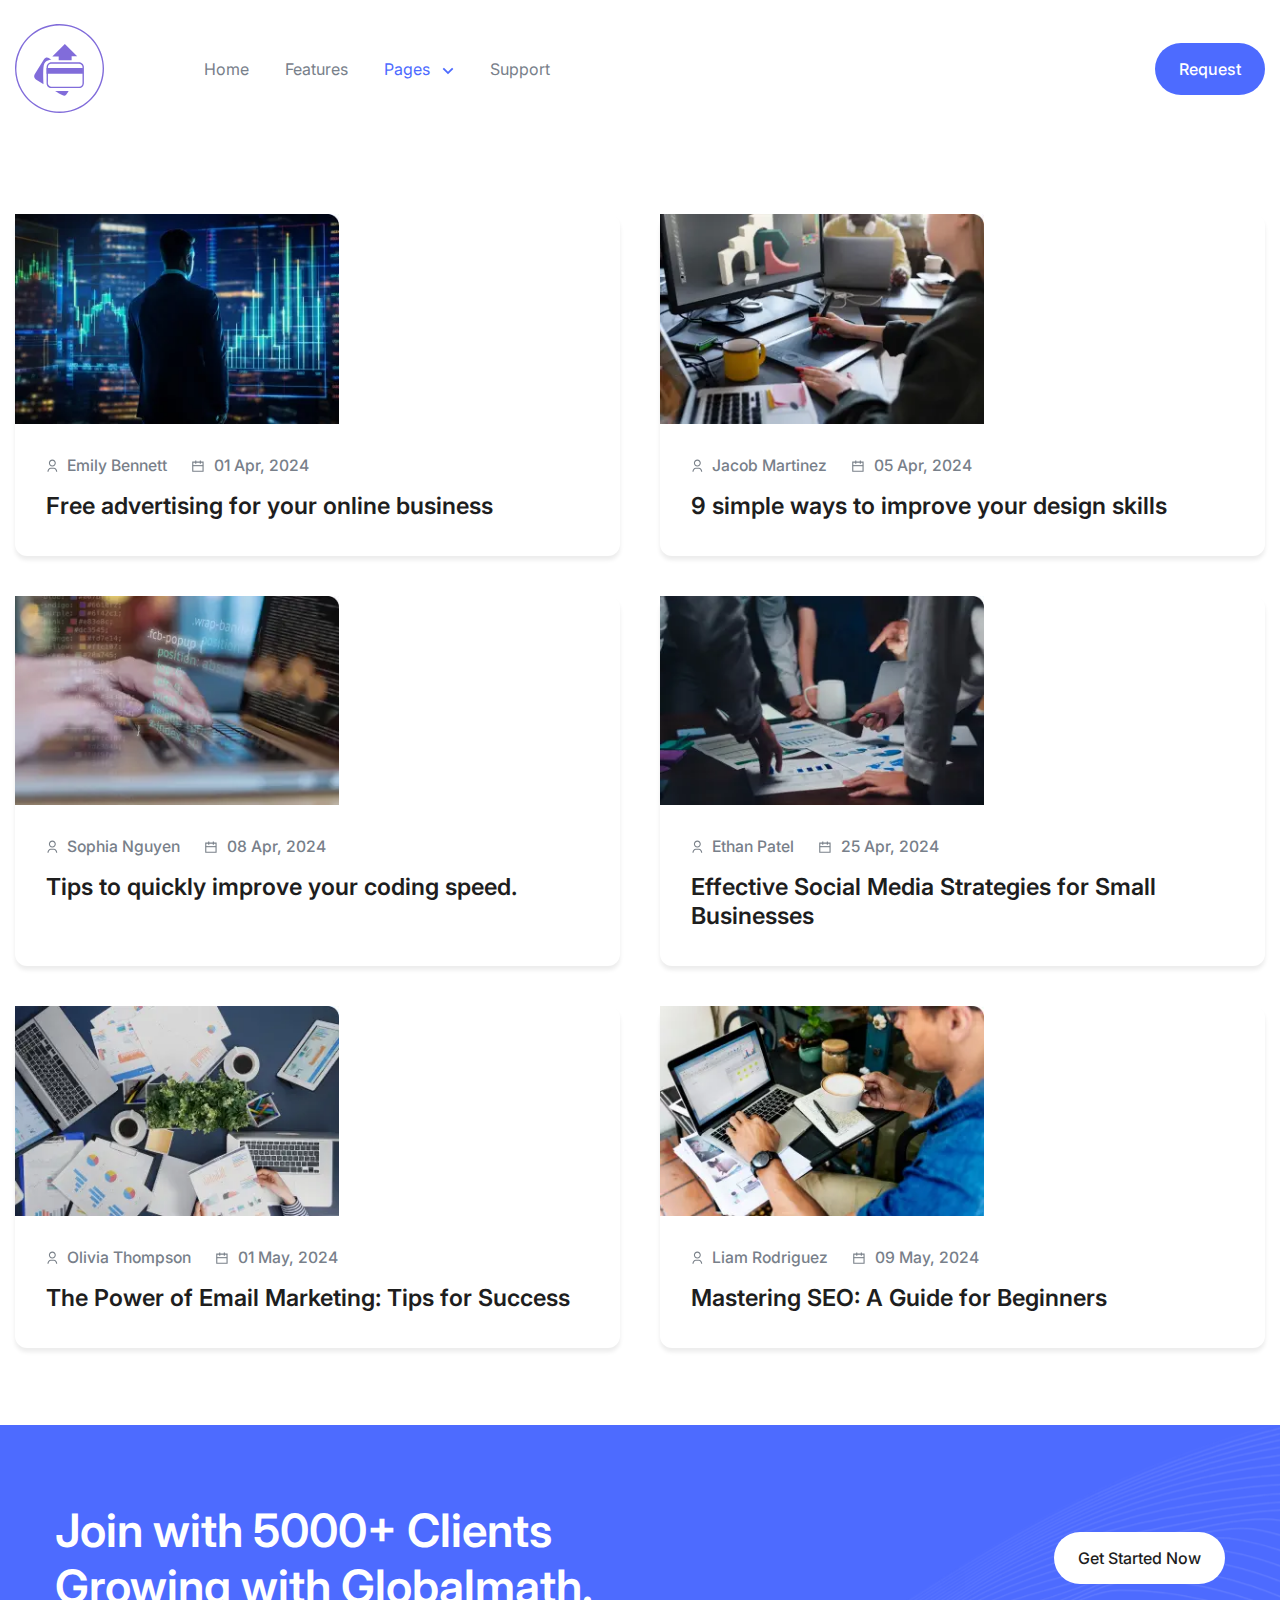
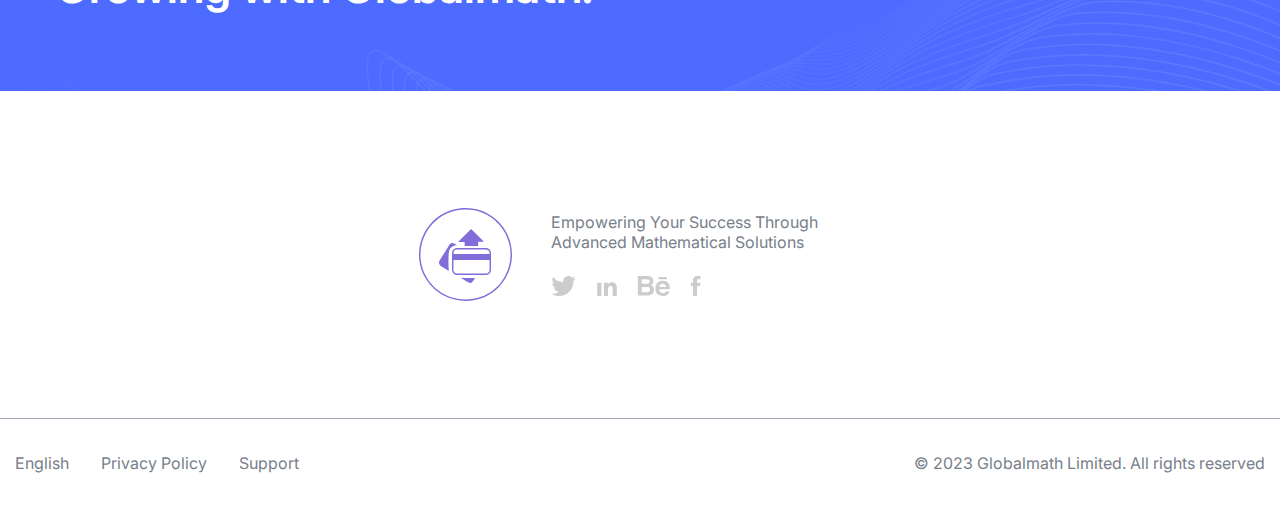
<file: pages.html>
<!doctype html>
<html lang="en">
    <head>
        <title>Pages | Global Math</title>
        <meta charset="UTF-8" />
        <meta name="format-detection" content="telephone=no" />
        <meta name="description" content="Meta Description" />
        <!-- <style>body{opacity: 0;}</style> -->
        <link rel="stylesheet" href="css/style.min.css?_v=20240512114606" />
        <link rel="shortcut icon" href="favicon.ico" />
        <!-- <meta name="robots" content="noindex, nofollow"> -->
        <meta name="viewport" content="width=device-width, initial-scale=1.0" />
    </head>

    <body>
        <div class="wrapper">
            <header class="header">
                <div class="header__container">
                    <div class="header__menu menu">
                        <a href="index.html">
                            <img src="img/logo.svg" alt="logo" />
                        </a>
                        <nav class="menu__body">
                            <ul class="menu__list">
                                <li class="menu__item">
                                    <a href="index.html" class="menu__link">Home</a>
                                </li>
                                <li class="menu__item">
                                    <a href="features.html" class="menu__link">Features</a>
                                </li>
                                <li class="menu__item dropdown">
                                    <a href="pages.html" class="menu__link menu__link_active"
                                        >Pages
                                        <svg
                                            width="8"
                                            height="6"
                                            viewBox="0 0 8 6"
                                            fill="none"
                                            xmlns="http://www.w3.org/2000/svg">
                                            <path
                                                d="M0.94 0.5L4 3.59299L7.06 0.5L8 1.45687L4 5.5L0 1.45687L0.94 0.5Z"
                                                fill="currentColor" />
                                        </svg>
                                    </a>
                                    <ul class="dropdown__menu">
                                        <li>
                                            <a href="free-advertising.html"
                                                >Free advertising for your online business</a
                                            >
                                        </li>
                                        <li>
                                            <a href="improve-design-skills.html"
                                                >9 simple ways to improve your design skills</a
                                            >
                                        </li>
                                        <li>
                                            <a href="coding-speed-tips.html"
                                                >Tips to quickly improve your coding speed</a
                                            >
                                        </li>
                                        <li>
                                            <a href="social-media-strategies.html"
                                                >Effective Social Media Strategies for Small
                                                Businesses</a
                                            >
                                        </li>
                                        <li>
                                            <a href="email-marketing-tips.html"
                                                >The Power of Email Marketing: Tips for Success</a
                                            >
                                        </li>
                                        <li>
                                            <a href="seo-guide.html"
                                                >Mastering SEO: A Guide for Beginners</a
                                            >
                                        </li>
                                    </ul>
                                </li>

                                <li class="menu__item">
                                    <a href="support.html" class="menu__link">Support</a>
                                </li>
                            </ul>
                        </nav>
                        <div class="header__btns">
                            <a
                                href="index.html#contact"
                                aria-label="go to contact section"
                                class="header__btn"
                                ><svg
                                    width="10"
                                    height="9"
                                    viewBox="0 0 10 9"
                                    fill="none"
                                    xmlns="http://www.w3.org/2000/svg">
                                    <path
                                        d="M3.28672 4.82432C1.96348 4.82432 0.886719 3.74757 0.886719 2.42432C0.886719 1.10108 1.96348 0.0243225 3.28672 0.0243225C4.60996 0.0243225 5.68672 1.10108 5.68672 2.42432C5.68672 3.74757 4.60996 4.82432 3.28672 4.82432ZM3.28672 0.672971C2.32088 0.672971 1.53537 1.45848 1.53537 2.42432C1.53537 3.39016 2.32088 4.17567 3.28672 4.17567C4.25256 4.17567 5.03807 3.39016 5.03807 2.42432C5.03807 1.45848 4.25256 0.672971 3.28672 0.672971Z"
                                        fill="currentColor" />
                                    <path
                                        d="M6.65967 8.65135H6.01102C6.01102 7.18476 4.81816 5.9919 3.35157 5.9919C1.88497 5.9919 0.692106 7.18476 0.692106 8.65135H0.043457C0.043457 6.82735 1.52757 5.34325 3.35157 5.34325C5.17557 5.34325 6.65967 6.82735 6.65967 8.65135Z"
                                        fill="currentColor" />
                                    <path
                                        d="M9.09944 2.42432H7.11328V3.07297H9.09944V2.42432Z"
                                        fill="currentColor" />
                                    <path
                                        d="M9.0995 4.59989H6.33496V5.24854H9.0995V4.59989Z"
                                        fill="currentColor" />
                                    <path
                                        d="M9.09961 6.83514H7.42285V7.48379H9.09961V6.83514Z"
                                        fill="currentColor" />
                                </svg>
                                <span class="sr-only">go to contact</span> <span>Request</span></a
                            >
                            <button type="button" class="menu__icon icon-menu">
                                <span></span> <span class="sr-only">menu button</span>
                            </button>
                        </div>
                    </div>
                </div>
            </header>

            <main class="page">
                <section class="pages">
                    <div class="pages__container">
                        <div class="pages__wrapper">
                            <div class="pages__item">
                                <div class="pages__item-img">
                                    <img src="img/pages/pages-1.webp" alt="article" />
                                    <a href="free-advertising.html" class="image-link">Read More</a>
                                </div>
                                <div class="pages__item-content">
                                    <div class="pages__item-details">
                                        <p>
                                            <svg
                                                width="13"
                                                height="17"
                                                viewBox="0 0 13 17"
                                                fill="none"
                                                xmlns="http://www.w3.org/2000/svg">
                                                <path
                                                    d="M6.33671 9.5297C4.41513 9.5297 2.85156 7.96614 2.85156 6.04455C2.85156 4.12297 4.41513 2.5594 6.33671 2.5594C8.2583 2.5594 9.82186 4.12297 9.82186 6.04455C9.82186 7.96614 8.2583 9.5297 6.33671 9.5297ZM6.33671 3.66831C5.02661 3.66831 3.96047 4.73445 3.96047 6.04455C3.96047 7.35465 5.02661 8.42079 6.33671 8.42079C7.64681 8.42079 8.71295 7.35465 8.71295 6.04455C8.71295 4.73445 7.64681 3.66831 6.33671 3.66831Z"
                                                    fill="#798089" />
                                                <path
                                                    d="M11.2474 14.6782H10.1385C10.1385 13.3871 9.06289 11.7475 7.85418 11.7475H4.82051C3.6118 11.7475 2.53616 13.3871 2.53616 14.6782H1.42725C1.42725 12.8105 2.91002 10.6386 4.82051 10.6386H7.85418C9.76467 10.6386 11.2474 12.8105 11.2474 14.6782Z"
                                                    fill="#798089" />
                                            </svg>

                                            Emily Bennett
                                        </p>
                                        <p>
                                            <svg
                                                width="16"
                                                height="17"
                                                viewBox="0 0 16 17"
                                                fill="none"
                                                xmlns="http://www.w3.org/2000/svg">
                                                <path
                                                    d="M13.6137 14.7574H2.20776V4.6188H13.6137V14.7574ZM3.31667 13.6485H12.5048V5.72772H3.31667V13.6485Z"
                                                    fill="#798089" />
                                                <path
                                                    d="M13.0592 8.1103H2.76221V9.21921H13.0592V8.1103Z"
                                                    fill="#798089" />
                                                <path
                                                    d="M6.30129 3.59544H5.19238V6.66554H6.30129V3.59544Z"
                                                    fill="#798089" />
                                                <path
                                                    d="M10.8953 3.59544H9.78638V6.66554H10.8953V3.59544Z"
                                                    fill="#798089" />
                                            </svg>

                                            01 Apr, 2024
                                        </p>
                                    </div>
                                    <a href="free-advertising.html" class="pages__item-title">
                                        Free advertising for your online business
                                    </a>
                                </div>
                            </div>
                            <div class="pages__item">
                                <div class="pages__item-img">
                                    <img src="img/pages/pages-2.webp" alt="article" />
                                    <a href="improve-design-skills.html" class="image-link"
                                        >Read More</a
                                    >
                                </div>
                                <div class="pages__item-content">
                                    <div class="pages__item-details">
                                        <p>
                                            <svg
                                                width="13"
                                                height="17"
                                                viewBox="0 0 13 17"
                                                fill="none"
                                                xmlns="http://www.w3.org/2000/svg">
                                                <path
                                                    d="M6.33671 9.5297C4.41513 9.5297 2.85156 7.96614 2.85156 6.04455C2.85156 4.12297 4.41513 2.5594 6.33671 2.5594C8.2583 2.5594 9.82186 4.12297 9.82186 6.04455C9.82186 7.96614 8.2583 9.5297 6.33671 9.5297ZM6.33671 3.66831C5.02661 3.66831 3.96047 4.73445 3.96047 6.04455C3.96047 7.35465 5.02661 8.42079 6.33671 8.42079C7.64681 8.42079 8.71295 7.35465 8.71295 6.04455C8.71295 4.73445 7.64681 3.66831 6.33671 3.66831Z"
                                                    fill="#798089" />
                                                <path
                                                    d="M11.2474 14.6782H10.1385C10.1385 13.3871 9.06289 11.7475 7.85418 11.7475H4.82051C3.6118 11.7475 2.53616 13.3871 2.53616 14.6782H1.42725C1.42725 12.8105 2.91002 10.6386 4.82051 10.6386H7.85418C9.76467 10.6386 11.2474 12.8105 11.2474 14.6782Z"
                                                    fill="#798089" />
                                            </svg>

                                            Jacob Martinez
                                        </p>
                                        <p>
                                            <svg
                                                width="16"
                                                height="17"
                                                viewBox="0 0 16 17"
                                                fill="none"
                                                xmlns="http://www.w3.org/2000/svg">
                                                <path
                                                    d="M13.6137 14.7574H2.20776V4.6188H13.6137V14.7574ZM3.31667 13.6485H12.5048V5.72772H3.31667V13.6485Z"
                                                    fill="#798089" />
                                                <path
                                                    d="M13.0592 8.1103H2.76221V9.21921H13.0592V8.1103Z"
                                                    fill="#798089" />
                                                <path
                                                    d="M6.30129 3.59544H5.19238V6.66554H6.30129V3.59544Z"
                                                    fill="#798089" />
                                                <path
                                                    d="M10.8953 3.59544H9.78638V6.66554H10.8953V3.59544Z"
                                                    fill="#798089" />
                                            </svg>

                                            05 Apr, 2024
                                        </p>
                                    </div>
                                    <a href="improve-design-skills.html" class="pages__item-title">
                                        9 simple ways to improve your design skills
                                    </a>
                                </div>
                            </div>
                            <div class="pages__item">
                                <div class="pages__item-img">
                                    <img src="img/pages/pages-3.webp" alt="article" />
                                    <a href="coding-speed-tips.html" class="image-link"
                                        >Read More</a
                                    >
                                </div>
                                <div class="pages__item-content">
                                    <div class="pages__item-details">
                                        <p>
                                            <svg
                                                width="13"
                                                height="17"
                                                viewBox="0 0 13 17"
                                                fill="none"
                                                xmlns="http://www.w3.org/2000/svg">
                                                <path
                                                    d="M6.33671 9.5297C4.41513 9.5297 2.85156 7.96614 2.85156 6.04455C2.85156 4.12297 4.41513 2.5594 6.33671 2.5594C8.2583 2.5594 9.82186 4.12297 9.82186 6.04455C9.82186 7.96614 8.2583 9.5297 6.33671 9.5297ZM6.33671 3.66831C5.02661 3.66831 3.96047 4.73445 3.96047 6.04455C3.96047 7.35465 5.02661 8.42079 6.33671 8.42079C7.64681 8.42079 8.71295 7.35465 8.71295 6.04455C8.71295 4.73445 7.64681 3.66831 6.33671 3.66831Z"
                                                    fill="#798089" />
                                                <path
                                                    d="M11.2474 14.6782H10.1385C10.1385 13.3871 9.06289 11.7475 7.85418 11.7475H4.82051C3.6118 11.7475 2.53616 13.3871 2.53616 14.6782H1.42725C1.42725 12.8105 2.91002 10.6386 4.82051 10.6386H7.85418C9.76467 10.6386 11.2474 12.8105 11.2474 14.6782Z"
                                                    fill="#798089" />
                                            </svg>

                                            Sophia Nguyen
                                        </p>
                                        <p>
                                            <svg
                                                width="16"
                                                height="17"
                                                viewBox="0 0 16 17"
                                                fill="none"
                                                xmlns="http://www.w3.org/2000/svg">
                                                <path
                                                    d="M13.6137 14.7574H2.20776V4.6188H13.6137V14.7574ZM3.31667 13.6485H12.5048V5.72772H3.31667V13.6485Z"
                                                    fill="#798089" />
                                                <path
                                                    d="M13.0592 8.1103H2.76221V9.21921H13.0592V8.1103Z"
                                                    fill="#798089" />
                                                <path
                                                    d="M6.30129 3.59544H5.19238V6.66554H6.30129V3.59544Z"
                                                    fill="#798089" />
                                                <path
                                                    d="M10.8953 3.59544H9.78638V6.66554H10.8953V3.59544Z"
                                                    fill="#798089" />
                                            </svg>

                                            08 Apr, 2024
                                        </p>
                                    </div>
                                    <a href="coding-speed-tips.html" class="pages__item-title">
                                        Tips to quickly improve your coding speed.
                                    </a>
                                </div>
                            </div>
                            <div class="pages__item">
                                <div class="pages__item-img">
                                    <img src="img/pages/pages-4.webp" alt="article" />
                                    <a href="coding-speed-tips.html" class="image-link"
                                        >Read More</a
                                    >
                                </div>
                                <div class="pages__item-content">
                                    <div class="pages__item-details">
                                        <p>
                                            <svg
                                                width="13"
                                                height="17"
                                                viewBox="0 0 13 17"
                                                fill="none"
                                                xmlns="http://www.w3.org/2000/svg">
                                                <path
                                                    d="M6.33671 9.5297C4.41513 9.5297 2.85156 7.96614 2.85156 6.04455C2.85156 4.12297 4.41513 2.5594 6.33671 2.5594C8.2583 2.5594 9.82186 4.12297 9.82186 6.04455C9.82186 7.96614 8.2583 9.5297 6.33671 9.5297ZM6.33671 3.66831C5.02661 3.66831 3.96047 4.73445 3.96047 6.04455C3.96047 7.35465 5.02661 8.42079 6.33671 8.42079C7.64681 8.42079 8.71295 7.35465 8.71295 6.04455C8.71295 4.73445 7.64681 3.66831 6.33671 3.66831Z"
                                                    fill="#798089" />
                                                <path
                                                    d="M11.2474 14.6782H10.1385C10.1385 13.3871 9.06289 11.7475 7.85418 11.7475H4.82051C3.6118 11.7475 2.53616 13.3871 2.53616 14.6782H1.42725C1.42725 12.8105 2.91002 10.6386 4.82051 10.6386H7.85418C9.76467 10.6386 11.2474 12.8105 11.2474 14.6782Z"
                                                    fill="#798089" />
                                            </svg>

                                            Ethan Patel
                                        </p>
                                        <p>
                                            <svg
                                                width="16"
                                                height="17"
                                                viewBox="0 0 16 17"
                                                fill="none"
                                                xmlns="http://www.w3.org/2000/svg">
                                                <path
                                                    d="M13.6137 14.7574H2.20776V4.6188H13.6137V14.7574ZM3.31667 13.6485H12.5048V5.72772H3.31667V13.6485Z"
                                                    fill="#798089" />
                                                <path
                                                    d="M13.0592 8.1103H2.76221V9.21921H13.0592V8.1103Z"
                                                    fill="#798089" />
                                                <path
                                                    d="M6.30129 3.59544H5.19238V6.66554H6.30129V3.59544Z"
                                                    fill="#798089" />
                                                <path
                                                    d="M10.8953 3.59544H9.78638V6.66554H10.8953V3.59544Z"
                                                    fill="#798089" />
                                            </svg>

                                            25 Apr, 2024
                                        </p>
                                    </div>
                                    <a href="coding-speed-tips.html" class="pages__item-title">
                                        Effective Social Media Strategies for Small Businesses
                                    </a>
                                </div>
                            </div>
                            <div class="pages__item">
                                <div class="pages__item-img">
                                    <img src="img/pages/pages-5.webp" alt="article" />
                                    <a href="coding-speed-tips.html" class="image-link"
                                        >Read More</a
                                    >
                                </div>
                                <div class="pages__item-content">
                                    <div class="pages__item-details">
                                        <p>
                                            <svg
                                                width="13"
                                                height="17"
                                                viewBox="0 0 13 17"
                                                fill="none"
                                                xmlns="http://www.w3.org/2000/svg">
                                                <path
                                                    d="M6.33671 9.5297C4.41513 9.5297 2.85156 7.96614 2.85156 6.04455C2.85156 4.12297 4.41513 2.5594 6.33671 2.5594C8.2583 2.5594 9.82186 4.12297 9.82186 6.04455C9.82186 7.96614 8.2583 9.5297 6.33671 9.5297ZM6.33671 3.66831C5.02661 3.66831 3.96047 4.73445 3.96047 6.04455C3.96047 7.35465 5.02661 8.42079 6.33671 8.42079C7.64681 8.42079 8.71295 7.35465 8.71295 6.04455C8.71295 4.73445 7.64681 3.66831 6.33671 3.66831Z"
                                                    fill="#798089" />
                                                <path
                                                    d="M11.2474 14.6782H10.1385C10.1385 13.3871 9.06289 11.7475 7.85418 11.7475H4.82051C3.6118 11.7475 2.53616 13.3871 2.53616 14.6782H1.42725C1.42725 12.8105 2.91002 10.6386 4.82051 10.6386H7.85418C9.76467 10.6386 11.2474 12.8105 11.2474 14.6782Z"
                                                    fill="#798089" />
                                            </svg>

                                            Olivia Thompson
                                        </p>
                                        <p>
                                            <svg
                                                width="16"
                                                height="17"
                                                viewBox="0 0 16 17"
                                                fill="none"
                                                xmlns="http://www.w3.org/2000/svg">
                                                <path
                                                    d="M13.6137 14.7574H2.20776V4.6188H13.6137V14.7574ZM3.31667 13.6485H12.5048V5.72772H3.31667V13.6485Z"
                                                    fill="#798089" />
                                                <path
                                                    d="M13.0592 8.1103H2.76221V9.21921H13.0592V8.1103Z"
                                                    fill="#798089" />
                                                <path
                                                    d="M6.30129 3.59544H5.19238V6.66554H6.30129V3.59544Z"
                                                    fill="#798089" />
                                                <path
                                                    d="M10.8953 3.59544H9.78638V6.66554H10.8953V3.59544Z"
                                                    fill="#798089" />
                                            </svg>

                                            01 May, 2024
                                        </p>
                                    </div>
                                    <a href="coding-speed-tips.html" class="pages__item-title">
                                        The Power of Email Marketing: Tips for Success
                                    </a>
                                </div>
                            </div>
                            <div class="pages__item">
                                <div class="pages__item-img">
                                    <img src="img/pages/pages-6.webp" alt="article" />
                                    <a href="seo-guide.html" class="image-link">Read More</a>
                                </div>
                                <div class="pages__item-content">
                                    <div class="pages__item-details">
                                        <p>
                                            <svg
                                                width="13"
                                                height="17"
                                                viewBox="0 0 13 17"
                                                fill="none"
                                                xmlns="http://www.w3.org/2000/svg">
                                                <path
                                                    d="M6.33671 9.5297C4.41513 9.5297 2.85156 7.96614 2.85156 6.04455C2.85156 4.12297 4.41513 2.5594 6.33671 2.5594C8.2583 2.5594 9.82186 4.12297 9.82186 6.04455C9.82186 7.96614 8.2583 9.5297 6.33671 9.5297ZM6.33671 3.66831C5.02661 3.66831 3.96047 4.73445 3.96047 6.04455C3.96047 7.35465 5.02661 8.42079 6.33671 8.42079C7.64681 8.42079 8.71295 7.35465 8.71295 6.04455C8.71295 4.73445 7.64681 3.66831 6.33671 3.66831Z"
                                                    fill="#798089" />
                                                <path
                                                    d="M11.2474 14.6782H10.1385C10.1385 13.3871 9.06289 11.7475 7.85418 11.7475H4.82051C3.6118 11.7475 2.53616 13.3871 2.53616 14.6782H1.42725C1.42725 12.8105 2.91002 10.6386 4.82051 10.6386H7.85418C9.76467 10.6386 11.2474 12.8105 11.2474 14.6782Z"
                                                    fill="#798089" />
                                            </svg>

                                            Liam Rodriguez
                                        </p>
                                        <p>
                                            <svg
                                                width="16"
                                                height="17"
                                                viewBox="0 0 16 17"
                                                fill="none"
                                                xmlns="http://www.w3.org/2000/svg">
                                                <path
                                                    d="M13.6137 14.7574H2.20776V4.6188H13.6137V14.7574ZM3.31667 13.6485H12.5048V5.72772H3.31667V13.6485Z"
                                                    fill="#798089" />
                                                <path
                                                    d="M13.0592 8.1103H2.76221V9.21921H13.0592V8.1103Z"
                                                    fill="#798089" />
                                                <path
                                                    d="M6.30129 3.59544H5.19238V6.66554H6.30129V3.59544Z"
                                                    fill="#798089" />
                                                <path
                                                    d="M10.8953 3.59544H9.78638V6.66554H10.8953V3.59544Z"
                                                    fill="#798089" />
                                            </svg>

                                            09 May, 2024
                                        </p>
                                    </div>
                                    <a href="seo-guide.html" class="pages__item-title">
                                        Mastering SEO: A Guide for Beginners
                                    </a>
                                </div>
                            </div>
                        </div>
                        <!-- Пагінація -->
                        <!-- <div class="pages__pagination">
                            <a href="#" class="pages__pagination-link"
                                ><svg
                                    width="10"
                                    height="16"
                                    viewBox="0 0 10 16"
                                    fill="none"
                                    xmlns="http://www.w3.org/2000/svg">
                                    <path
                                        d="M9.88 14.1067L3.77333 8L9.88 1.88L8 0L0 8L8 16L9.88 14.1067Z"
                                        fill="currentColor" />
                                </svg>
                            </a>
                            <a href="#" class="pages__pagination-link">2</a>
                            <a href="#" class="pages__pagination-link">3</a>
                            <a href="#" class="pages__pagination-link">4</a>
                            <a href="#" class="pages__pagination-link">...</a>
                            <a href="#" class="pages__pagination-link">6</a>
                            <a href="#" class="pages__pagination-link"
                                ><svg
                                    width="10"
                                    height="16"
                                    viewBox="0 0 10 16"
                                    fill="none"
                                    xmlns="http://www.w3.org/2000/svg">
                                    <path
                                        d="M-0.000117302 14.1067L6.10655 8L-0.000117302 1.88L1.87988 0L9.87988 8L1.87988 16L-0.000117302 14.1067Z"
                                        fill="currentColor" />
                                </svg>
                            </a>
                        </div> -->
                    </div>
                </section>
                <section class="join">
                    <div class="join__top">
                        <div class="join__container">
                            <div class="join__wrapper">
                                <div class="join__content">
                                    <h2 class="join__heading">
                                        Join with 5000+ Clients Growing with Globalmath.
                                    </h2>
                                </div>
                                <div>
                                    <a href="index.html#contact" class="join__btn"
                                        >Get Started Now</a
                                    >
                                </div>
                            </div>
                        </div>
                    </div>
                    <div class="join__bottom">
                        <div class="join__socials">
                            <div class="join__logo">
                                <img src="img/logo.svg" alt="logo" />
                            </div>
                            <div class="join__socials-content">
                                <div class="join__socials-decr">
                                    Empowering Your Success Through Advanced Mathematical Solutions
                                </div>
                                <div class="join__socials-links">
                                    <a
                                        href="https://twitter.com"
                                        target="_blank"
                                        class="join__socials-link">
                                        <svg
                                            width="25"
                                            height="20"
                                            viewBox="0 0 25 20"
                                            fill="none"
                                            xmlns="http://www.w3.org/2000/svg">
                                            <path
                                                d="M24.0928 0.548904C23.7494 1.6215 23.0414 2.41428 22.0366 3.13923C23.0583 3.0502 23.8893 2.74072 24.8135 2.42276C24.1776 3.39784 23.4229 4.12704 22.6005 4.79264C22.4691 4.89862 22.3503 4.97069 22.3546 5.16995C22.4436 7.86627 21.7695 10.376 20.4722 12.7247C18.8697 15.6245 16.5507 17.74 13.4644 18.9822C11.3658 19.8301 9.16976 20.1184 6.93131 19.9573C4.62503 19.7877 2.46712 19.0882 0.5 17.8164C3.12425 17.9647 5.49836 17.3203 7.69866 15.6839C5.42629 15.3998 3.83648 14.323 3.01402 12.1185C3.75593 12.3177 4.42577 12.2541 5.09561 12.0973C5.07017 11.8684 4.87516 11.9489 4.75645 11.9023C2.6791 11.1307 1.51748 9.64686 1.25887 7.44656C1.21223 7.065 1.36062 7.0862 1.61499 7.21339C2.17036 7.49743 2.77661 7.5695 3.53972 7.72637C1.26311 5.7762 0.707735 3.5759 1.96262 0.917739C3.67962 2.96117 5.70186 4.43652 8.13109 5.33105C9.39022 5.79316 10.679 6.11112 12.0272 6.16623C12.2943 6.17895 12.3748 6.15775 12.3282 5.82707C11.9085 2.73224 14.113 0.0825594 17.2121 0.00200905C18.4924 -0.0319069 19.6752 0.362366 20.6249 1.2781C20.875 1.51975 21.087 1.58758 21.4304 1.51127C22.3546 1.29929 23.1855 0.871105 24.0461 0.502269C24.0589 0.519227 24.0758 0.540425 24.0885 0.557383L24.0928 0.548904Z"
                                                fill="currentColor" />
                                        </svg>
                                    </a>
                                    <a
                                        href="https://www.linkedin.com/"
                                        target="_blank"
                                        class="join__socials-link">
                                        <svg
                                            width="21"
                                            height="20"
                                            viewBox="0 0 21 20"
                                            fill="none"
                                            xmlns="http://www.w3.org/2000/svg">
                                            <path
                                                d="M5.20305 6.64355C3.93082 6.64355 2.65449 6.64355 1.38226 6.64355C1.21045 6.64355 1.21045 6.64356 1.21045 6.81537C1.21045 11.1516 1.21045 15.4878 1.21045 19.824C1.21045 19.9918 1.21045 19.9918 1.37408 19.9918C2.64631 19.9918 3.92263 19.9918 5.19486 19.9918C5.36259 19.9918 5.36259 19.9918 5.36259 19.8199C5.36259 17.6518 5.36259 15.4837 5.36259 13.3156C5.36259 11.1434 5.36259 8.97121 5.36259 6.799C5.36259 6.64356 5.36259 6.64355 5.20305 6.64355Z"
                                                fill="currentColor" />
                                            <path
                                                d="M20.7642 10.7916C20.7315 10.2025 20.6047 9.63393 20.3919 9.08167C19.9542 7.94035 19.1934 7.10173 18.0561 6.63539C17.148 6.26313 16.203 6.17313 15.2376 6.29994C14.039 6.45948 13.0613 7.02401 12.284 7.94034C12.1695 8.07534 12.0672 8.22261 11.9486 8.38215V8.25533C11.9486 7.77262 11.9486 7.28991 11.9486 6.80311C11.9486 6.64766 11.9486 6.64766 11.789 6.64766C10.57 6.64766 9.34685 6.64766 8.1278 6.64766C7.96826 6.64766 7.96826 6.64766 7.96826 6.81538C7.96826 11.1516 7.96826 15.4878 7.96826 19.824C7.96826 19.9386 8.02553 19.9959 8.14007 19.9959C9.35094 19.9959 10.5659 19.9959 11.7768 19.9959C11.8913 19.9959 11.9486 19.94 11.9486 19.8281C11.9486 17.5659 11.9486 15.2997 11.9486 13.0375C11.9486 12.6652 11.9772 12.297 12.0631 11.9329C12.194 11.3643 12.4354 10.8612 12.9099 10.4971C13.4704 10.0675 14.1167 9.97755 14.7958 10.0512C15.618 10.1412 16.1375 10.6116 16.4239 11.3684C16.5998 11.8348 16.6693 12.3257 16.6693 12.8206C16.6775 15.1524 16.6693 17.4882 16.6693 19.82C16.6693 19.94 16.7307 20 16.8534 20C18.1093 20 19.3611 20 20.6169 20C20.7424 20 20.8051 19.9372 20.8051 19.8118C20.8051 17.2428 20.8051 14.6779 20.8051 12.1088C20.8051 11.6711 20.7888 11.2334 20.7642 10.7998V10.7916Z"
                                                fill="currentColor" />
                                            <path
                                                d="M0.813477 2.47104C0.813477 3.93554 2.00798 4.95414 3.26385 4.93778C4.5279 4.95823 5.71832 3.93963 5.71832 2.46695C5.71832 1.08836 4.63835 0.000208784 3.26794 0.000208784C3.05522 0.000208784 1.57845 -0.0488799 1.0712 1.35835C0.907564 1.69379 0.813477 2.07014 0.813477 2.47513V2.47104Z"
                                                fill="#currentColor" />
                                        </svg>
                                    </a>
                                    <a
                                        href="https://www.behance.net/"
                                        target="_blank"
                                        class="join__socials-link">
                                        <svg
                                            width="33"
                                            height="20"
                                            viewBox="0 0 33 20"
                                            fill="none"
                                            xmlns="http://www.w3.org/2000/svg">
                                            <path
                                                d="M0.813599 0.00433399C0.94795 0.0130018 1.0823 0.0303371 1.21665 0.0303371C4.18104 0.0303371 7.14975 0.0173356 10.1141 0.0390051C11.1846 0.0476729 12.2594 0.138684 13.2779 0.528735C15.0764 1.21782 16.1643 2.47899 16.3289 4.42491C16.381 5.06199 16.3549 5.72074 16.2423 6.34916C16.0429 7.46297 15.3625 8.26474 14.3787 8.81081C14.279 8.86715 14.1793 8.92349 14.084 8.98416C14.058 9.0015 14.0406 9.0275 13.993 9.08384C14.1013 9.14018 14.1967 9.20086 14.292 9.23986C16.1469 10.0416 16.9704 11.5195 17.0137 13.4697C17.0614 15.6237 16.1989 17.3356 14.383 18.5317C13.5423 19.0821 12.5888 19.3508 11.605 19.3985C9.8021 19.4852 7.9992 19.5069 6.19196 19.5329C4.51908 19.5545 2.85053 19.5329 1.17765 19.5372C1.05196 19.5372 0.930615 19.5545 0.804932 19.5632C0.804932 13.0407 0.804932 6.52251 0.804932 0L0.813599 0.00433399ZM4.75311 16.2001C6.62102 16.2001 8.44992 16.2218 10.2745 16.1871C10.9419 16.1741 11.605 16.0094 12.1251 15.5283C12.9052 14.8003 13.0352 13.8685 12.8922 12.8803C12.7491 11.8662 12.0947 11.2985 11.1369 11.0861C10.6429 10.9734 10.1271 10.9127 9.62007 10.9084C8.10754 10.8867 6.59068 10.9084 5.07815 10.8954C4.80078 10.8954 4.72711 10.9908 4.72711 11.2595C4.74011 12.7937 4.73144 14.3279 4.73144 15.8664C4.73144 15.9661 4.74444 16.0701 4.74878 16.2044L4.75311 16.2001ZM4.75744 7.74034C4.90913 7.75334 5.05215 7.77067 5.19517 7.77067C6.55168 7.77067 7.90819 7.77934 9.2647 7.77067C9.71109 7.77067 10.1661 7.75334 10.5995 7.66666C11.462 7.50197 12.2377 7.1856 12.4544 6.19747C12.4978 6.00678 12.5281 5.80742 12.5368 5.61239C12.5671 4.76295 12.2768 3.91351 11.3363 3.64481C10.7902 3.48879 10.2138 3.39344 9.64608 3.38044C8.11188 3.34577 6.57768 3.37177 5.04348 3.35877C4.79645 3.35877 4.72277 3.43244 4.72711 3.67948C4.74011 4.94064 4.73144 6.20614 4.73144 7.4673C4.73144 7.54964 4.74444 7.63199 4.75311 7.74034H4.75744Z"
                                                fill="currentColor" />
                                            <path
                                                d="M27.5017 13.3397C25.9025 13.3397 24.3033 13.3397 22.7084 13.3397C22.1796 13.3397 22.1796 13.3397 22.2273 13.8598C22.314 14.7613 22.6174 15.5674 23.3151 16.1784C23.8482 16.6508 24.4853 16.9109 25.183 16.9889C26.1408 17.0929 27.0943 17.0669 27.9047 16.4428C28.1864 16.2261 28.4205 15.9314 28.6415 15.6454C28.7758 15.472 28.8929 15.3767 29.1225 15.381C30.1974 15.394 31.2765 15.3897 32.3513 15.381C32.5853 15.381 32.672 15.4287 32.5983 15.6887C32.3426 16.6162 31.8009 17.3573 31.1378 18.0247C30.0197 19.1558 28.6458 19.7322 27.0813 19.9186C25.5124 20.105 23.9869 19.9923 22.5134 19.3639C20.1297 18.3497 18.7862 16.5772 18.5132 13.9898C18.3528 12.4816 18.3745 10.9951 18.8165 9.53026C19.5446 7.11194 21.1698 5.59941 23.5968 5.00133C25.3434 4.56794 27.0943 4.67629 28.7888 5.33071C30.31 5.91579 31.3588 7.00359 32.0783 8.43811C32.6113 9.49992 32.828 10.6397 32.8324 11.8272C32.8324 12.1609 32.8367 12.4946 32.8454 12.8283C32.8511 13.1635 32.6908 13.3311 32.3643 13.3311C30.7434 13.3311 29.1269 13.3311 27.506 13.3311L27.5017 13.3397ZM28.9362 10.9171C28.9015 9.00152 27.5233 7.63201 25.1224 7.81403C23.6315 7.92671 22.171 9.52159 22.327 10.9171H28.9362Z"
                                                fill="currentColor" />
                                            <path
                                                d="M25.5735 0.966287C26.8563 0.966287 28.1435 0.974955 29.4263 0.961953C29.6907 0.961953 29.7687 1.04863 29.7643 1.30433C29.7513 1.86774 29.7513 2.43114 29.7643 2.99455C29.7687 3.22425 29.6907 3.30226 29.4566 3.30226C26.865 3.29792 24.2776 3.29792 21.686 3.30226C21.4519 3.30226 21.3739 3.21991 21.3782 2.99022C21.3869 2.42681 21.3912 1.8634 21.3782 1.3C21.3696 1.03996 21.4606 0.957619 21.7206 0.961953C23.0035 0.974955 24.2906 0.966287 25.5735 0.966287Z"
                                                fill="currentColor" />
                                        </svg>
                                    </a>
                                    <a
                                        href="https://www.facebook.com/"
                                        target="_blank"
                                        class="join__socials-link">
                                        <svg
                                            width="11"
                                            height="20"
                                            viewBox="0 0 11 20"
                                            fill="none"
                                            xmlns="http://www.w3.org/2000/svg">
                                            <path
                                                d="M7.04956 19.6823C7.04956 18.1085 7.04956 16.5377 7.04956 14.964H7.04662C7.04662 13.3902 7.04662 11.8194 7.04662 10.2456C7.04662 10.0103 7.07015 9.98676 7.30548 9.98676C8.08795 9.9897 8.86747 9.99265 9.64994 9.99559C9.83526 9.99559 9.89409 9.94558 9.92645 9.76614C10.0824 8.84836 10.2383 7.93352 10.3942 7.01574C10.4559 6.65686 10.4412 6.64215 10.0765 6.64215C9.13516 6.64215 8.1909 6.64804 7.24959 6.65098C7.14075 6.65098 7.04662 6.65098 7.04956 6.49507C7.05544 5.83615 7.04367 5.17723 7.05838 4.51831C7.07309 3.84762 7.56434 3.35932 8.23797 3.34755C8.891 3.33578 9.54698 3.34755 10.2 3.34461C10.4059 3.34461 10.453 3.29754 10.453 3.09752C10.453 2.14443 10.453 1.19135 10.453 0.241212C10.453 0.0470662 10.4089 0.00294161 10.2088 0C10.0176 0 9.82938 0.0147084 9.63817 0.0147084C9.01161 0.0147084 8.38799 0.0117668 7.76143 0.0147084C7.04073 0.0205916 6.3318 0.114723 5.64347 0.338285C4.64038 0.664804 3.88733 1.2796 3.46374 2.25916C3.15781 2.96514 3.0725 3.71525 3.05191 4.47419C3.03426 5.10957 3.04897 5.74496 3.04897 6.38035C3.04897 6.63921 3.0372 6.65098 2.7754 6.65098C2.21355 6.65098 1.6517 6.64509 1.08986 6.64509C0.892769 6.64509 0.845703 6.68628 0.845703 6.85101C0.845703 7.83351 0.845703 8.816 0.845703 9.79556C0.845703 9.95146 0.886886 9.99559 1.04573 9.99559C1.62817 9.99559 2.20767 9.99559 2.79011 9.9897C3.01367 9.9897 3.04897 10.0132 3.04897 10.2339C3.04897 13.3902 3.04603 16.5436 3.04603 19.7C3.04603 19.7706 3.04897 19.8235 3.05779 19.8647C3.17252 19.9088 3.2843 19.9559 3.40196 20C4.51389 20 5.62876 20 6.74069 20C7.0172 20 7.0525 19.9647 7.0525 19.6882L7.04956 19.6823Z"
                                                fill="currentColor" />
                                        </svg>
                                    </a>
                                </div>
                            </div>
                        </div>
                    </div>
                </section>
            </main>
            <footer class="footer">
                <div class="footer__container">
                    <div class="footer__wrapper">
                        <div class="nav">
                            <ul class="footer__list">
                                <li class="footer__link"><a href="#">English</a></li>
                                <li class="footer__link"><a href="#">Privacy Policy</a></li>
                                <li class="footer__link"><a href="support.html">Support</a></li>
                            </ul>
                        </div>
                        <div class="footer__copy">
                            © 2023 Globalmath Limited. All rights reserved
                        </div>
                    </div>
                </div>
            </footer>
        </div>
        <script src="js/app.min.js?_v=20240512114606"></script>
    </body>
</html>
</file>
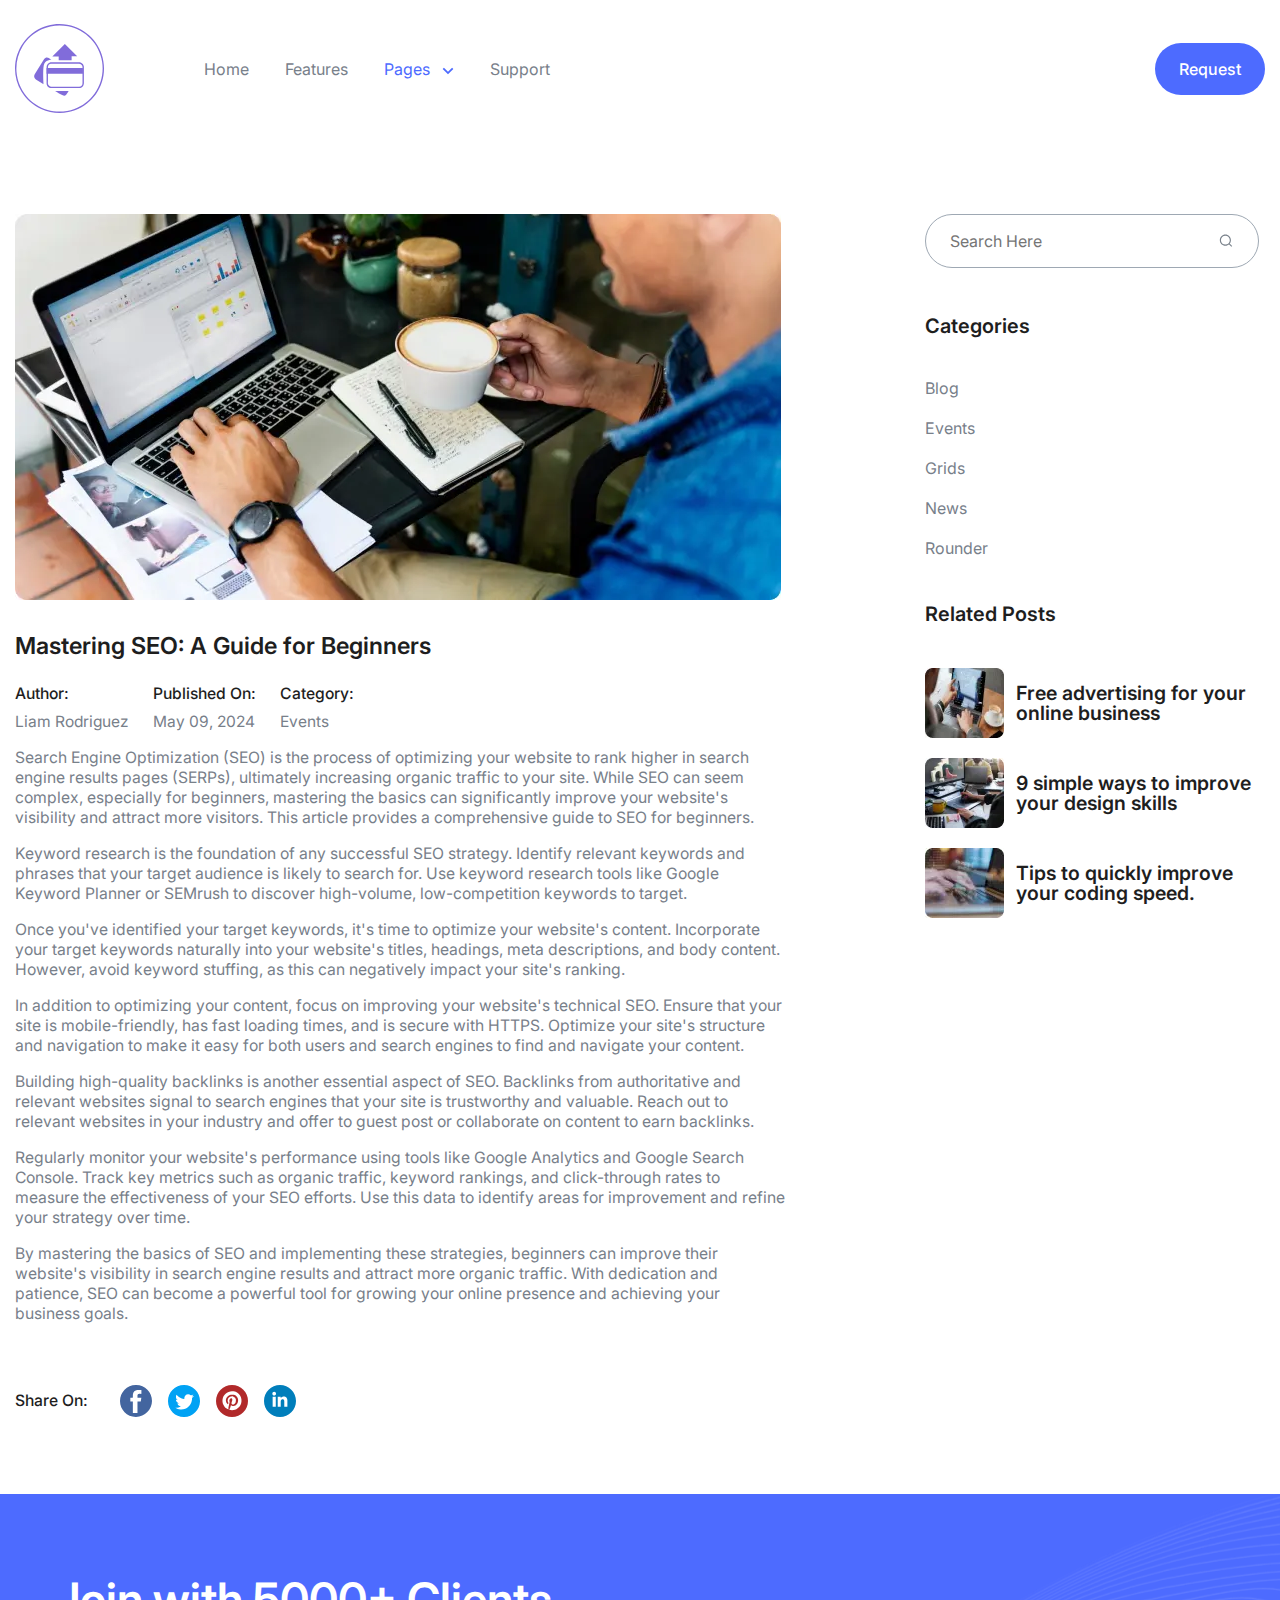
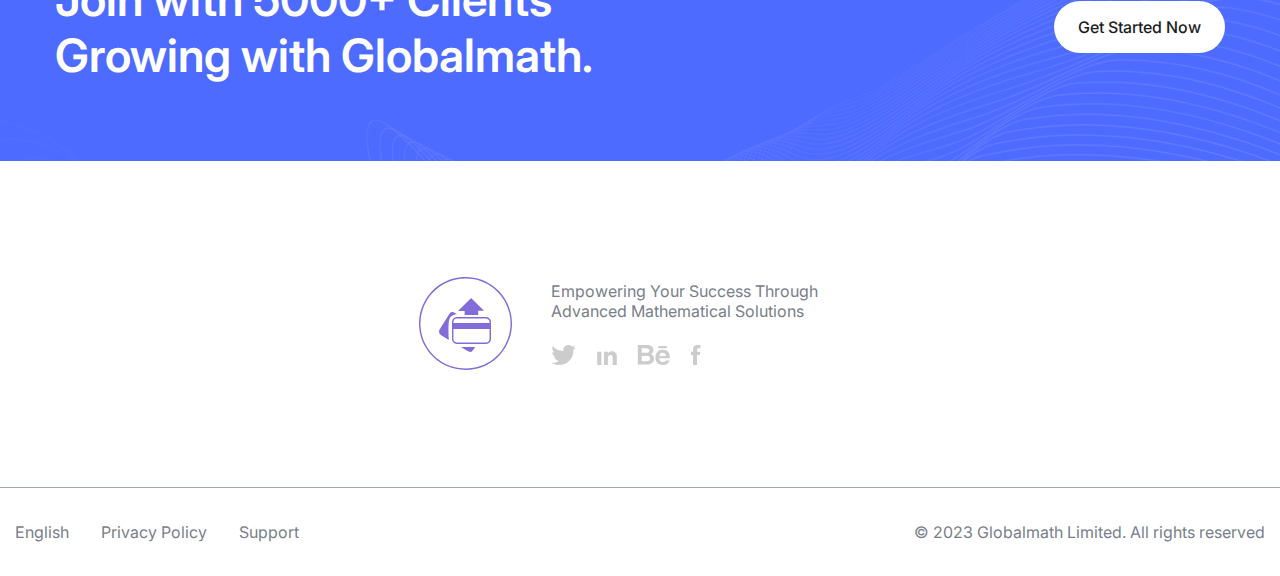
<file: seo-guide.html>
<!doctype html>
<html lang="en">
    <head>
        <title>Mastering SEO: A Guide for Beginners | Global Math</title>
        <meta charset="UTF-8" />
        <meta name="format-detection" content="telephone=no" />
        <meta name="description" content="Meta Description" />
        <!-- <style>body{opacity: 0;}</style> -->
        <link rel="stylesheet" href="css/style.min.css?_v=20240512114606" />
        <link rel="shortcut icon" href="favicon.ico" />
        <!-- <meta name="robots" content="noindex, nofollow"> -->
        <meta name="viewport" content="width=device-width, initial-scale=1.0" />
    </head>

    <body>
        <div class="wrapper">
            <header class="header">
                <div class="header__container">
                    <div class="header__menu menu">
                        <a href="index.html">
                            <img src="img/logo.svg" alt="logo" />
                        </a>
                        <nav class="menu__body">
                            <ul class="menu__list">
                                <li class="menu__item">
                                    <a href="index.html" class="menu__link">Home</a>
                                </li>
                                <li class="menu__item">
                                    <a href="features.html" class="menu__link">Features</a>
                                </li>
                                <li class="menu__item dropdown">
                                    <a href="pages.html" class="menu__link menu__link_active"
                                        >Pages
                                        <svg
                                            width="8"
                                            height="6"
                                            viewBox="0 0 8 6"
                                            fill="none"
                                            xmlns="http://www.w3.org/2000/svg">
                                            <path
                                                d="M0.94 0.5L4 3.59299L7.06 0.5L8 1.45687L4 5.5L0 1.45687L0.94 0.5Z"
                                                fill="currentColor" />
                                        </svg>
                                    </a>
                                    <ul class="dropdown__menu">
                                        <li>
                                            <a href="free-advertising.html"
                                                >Free advertising for your online business</a
                                            >
                                        </li>
                                        <li>
                                            <a href="improve-design-skills.html"
                                                >9 simple ways to improve your design skills</a
                                            >
                                        </li>
                                        <li>
                                            <a href="coding-speed-tips.html"
                                                >Tips to quickly improve your coding speed</a
                                            >
                                        </li>
                                        <li>
                                            <a href="social-media-strategies.html"
                                                >Effective Social Media Strategies for Small
                                                Businesses</a
                                            >
                                        </li>
                                        <li>
                                            <a href="email-marketing-tips.html"
                                                >The Power of Email Marketing: Tips for Success</a
                                            >
                                        </li>
                                        <li>
                                            <a href="seo-guide.html"
                                                >Mastering SEO: A Guide for Beginners</a
                                            >
                                        </li>
                                    </ul>
                                </li>

                                <li class="menu__item">
                                    <a href="support.html" class="menu__link">Support</a>
                                </li>
                            </ul>
                        </nav>
                        <div class="header__btns">
                            <a
                                href="index.html#contact"
                                aria-label="go to contact section"
                                class="header__btn"
                                ><svg
                                    width="10"
                                    height="9"
                                    viewBox="0 0 10 9"
                                    fill="none"
                                    xmlns="http://www.w3.org/2000/svg">
                                    <path
                                        d="M3.28672 4.82432C1.96348 4.82432 0.886719 3.74757 0.886719 2.42432C0.886719 1.10108 1.96348 0.0243225 3.28672 0.0243225C4.60996 0.0243225 5.68672 1.10108 5.68672 2.42432C5.68672 3.74757 4.60996 4.82432 3.28672 4.82432ZM3.28672 0.672971C2.32088 0.672971 1.53537 1.45848 1.53537 2.42432C1.53537 3.39016 2.32088 4.17567 3.28672 4.17567C4.25256 4.17567 5.03807 3.39016 5.03807 2.42432C5.03807 1.45848 4.25256 0.672971 3.28672 0.672971Z"
                                        fill="currentColor" />
                                    <path
                                        d="M6.65967 8.65135H6.01102C6.01102 7.18476 4.81816 5.9919 3.35157 5.9919C1.88497 5.9919 0.692106 7.18476 0.692106 8.65135H0.043457C0.043457 6.82735 1.52757 5.34325 3.35157 5.34325C5.17557 5.34325 6.65967 6.82735 6.65967 8.65135Z"
                                        fill="currentColor" />
                                    <path
                                        d="M9.09944 2.42432H7.11328V3.07297H9.09944V2.42432Z"
                                        fill="currentColor" />
                                    <path
                                        d="M9.0995 4.59989H6.33496V5.24854H9.0995V4.59989Z"
                                        fill="currentColor" />
                                    <path
                                        d="M9.09961 6.83514H7.42285V7.48379H9.09961V6.83514Z"
                                        fill="currentColor" />
                                </svg>
                                <span class="sr-only">go to contact</span> <span>Request</span></a
                            >
                            <button type="button" class="menu__icon icon-menu">
                                <span></span> <span class="sr-only">menu button</span>
                            </button>
                        </div>
                    </div>
                </div>
            </header>

            <main class="page">
                <section class="article">
                    <div class="article__container">
                        <div class="article__wrapper">
                            <div class="article__content">
                                <div class="article__img">
                                    <img src="img/articles/article-6.webp" alt="article main" />
                                </div>
                                <h2 class="article__title">Mastering SEO: A Guide for Beginners</h2>
                                <div class="article__info">
                                    <div>
                                        <h3 class="article__info-heading">Author:</h3>
                                        <p class="article__info-text">Liam Rodriguez</p>
                                    </div>
                                    <div>
                                        <h3 class="article__info-heading">Published On:</h3>
                                        <p class="article__info-text">May 09, 2024</p>
                                    </div>
                                    <div>
                                        <h3 class="article__info-heading">Category:</h3>
                                        <p class="article__info-text">Events</p>
                                    </div>
                                </div>
                                <div class="article__main">
                                    <p class="article__text">
                                        Search Engine Optimization (SEO) is the process of
                                        optimizing your website to rank higher in search engine
                                        results pages (SERPs), ultimately increasing organic traffic
                                        to your site. While SEO can seem complex, especially for
                                        beginners, mastering the basics can significantly improve
                                        your website's visibility and attract more visitors. This
                                        article provides a comprehensive guide to SEO for beginners.
                                    </p>
                                    <p class="article__text">
                                        Keyword research is the foundation of any successful SEO
                                        strategy. Identify relevant keywords and phrases that your
                                        target audience is likely to search for. Use keyword
                                        research tools like Google Keyword Planner or SEMrush to
                                        discover high-volume, low-competition keywords to target.
                                    </p>
                                    <p class="article__text">
                                        Once you've identified your target keywords, it's time to
                                        optimize your website's content. Incorporate your target
                                        keywords naturally into your website's titles, headings,
                                        meta descriptions, and body content. However, avoid keyword
                                        stuffing, as this can negatively impact your site's ranking.
                                    </p>
                                    <p class="article__text">
                                        In addition to optimizing your content, focus on improving
                                        your website's technical SEO. Ensure that your site is
                                        mobile-friendly, has fast loading times, and is secure with
                                        HTTPS. Optimize your site's structure and navigation to make
                                        it easy for both users and search engines to find and
                                        navigate your content.
                                    </p>
                                    <p class="article__text">
                                        Building high-quality backlinks is another essential aspect
                                        of SEO. Backlinks from authoritative and relevant websites
                                        signal to search engines that your site is trustworthy and
                                        valuable. Reach out to relevant websites in your industry
                                        and offer to guest post or collaborate on content to earn
                                        backlinks.
                                    </p>
                                    <p class="article__text">
                                        Regularly monitor your website's performance using tools
                                        like Google Analytics and Google Search Console. Track key
                                        metrics such as organic traffic, keyword rankings, and
                                        click-through rates to measure the effectiveness of your SEO
                                        efforts. Use this data to identify areas for improvement and
                                        refine your strategy over time.
                                    </p>
                                    <p class="article__text">
                                        By mastering the basics of SEO and implementing these
                                        strategies, beginners can improve their website's visibility
                                        in search engine results and attract more organic traffic.
                                        With dedication and patience, SEO can become a powerful tool
                                        for growing your online presence and achieving your business
                                        goals.
                                    </p>
                                </div>
                                <div class="article__share">
                                    <h3 class="article__info-heading">Share On:</h3>
                                    <div class="article__share-links">
                                        <a href="#" class="article__share-link">
                                            <img
                                                src="img/icons/facebook-share.svg"
                                                alt="facebook" />
                                        </a>
                                        <a href="#" class="article__share-link">
                                            <img src="img/icons/twitter-share.svg" alt="twitter" />
                                        </a>
                                        <a href="#" class="article__share-link">
                                            <img
                                                src="img/icons/pinterest-share.svg"
                                                alt="pinterest" />
                                        </a>
                                        <a href="#" class="article__share-link">
                                            <img
                                                src="img/icons/linkedin-share.svg"
                                                alt="linkedin" />
                                        </a>
                                    </div>
                                </div>
                            </div>
                            <aside class="article__sidebar">
                                <div class="article__search" data-da=".article__content, 991, 0">
                                    <input
                                        type="search"
                                        id="site-search"
                                        name="q"
                                        aria-label="Search through site content"
                                        placeholder="Search Here"
                                        pattern=".*\S.*"
                                        required />

                                    <button type="submit">
                                        <svg
                                            width="17"
                                            height="16"
                                            viewBox="0 0 17 16"
                                            fill="none"
                                            xmlns="http://www.w3.org/2000/svg">
                                            <path
                                                d="M7.3761 12.6733C4.31867 12.6733 1.83154 10.1861 1.83154 7.12872C1.83154 4.0713 4.31867 1.58417 7.3761 1.58417C10.4335 1.58417 12.9207 4.0713 12.9207 7.12872C12.9207 10.1861 10.4335 12.6733 7.3761 12.6733ZM7.3761 2.69308C4.93016 2.69308 2.94045 4.68278 2.94045 7.12872C2.94045 9.57466 4.93016 11.5644 7.3761 11.5644C9.82204 11.5644 11.8117 9.57466 11.8117 7.12872C11.8117 4.68278 9.82204 2.69308 7.3761 2.69308Z"
                                                fill="currentColor" />
                                            <path
                                                d="M11.372 10.1876L10.5879 10.9717L13.3782 13.762L14.1624 12.9779L11.372 10.1876Z"
                                                fill="currentColor" />
                                        </svg>
                                    </button>
                                    <div id="search-results"></div>
                                </div>
                                <div class="article__nav">
                                    <h3 class="article__subheading">Categories</h3>
                                    <ul class="article__nav-list">
                                        <li class="article__nav-item">
                                            <a href="#" class="article__nav-link">Blog</a>
                                        </li>
                                        <li class="article__nav-item">
                                            <a href="pages.html" class="article__nav-link"
                                                >Events</a
                                            >
                                        </li>
                                        <li class="article__nav-item">
                                            <a href="#" class="article__nav-link">Grids</a>
                                        </li>
                                        <li class="article__nav-item">
                                            <a href="#" class="article__nav-link">News</a>
                                        </li>
                                        <li class="article__nav-item">
                                            <a href="#" class="article__nav-link">Rounder</a>
                                        </li>
                                    </ul>
                                </div>
                                <div class="article__categories">
                                    <h3 class="article__subheading">Related Posts</h3>
                                    <div class="article__categories-list">
                                        <div class="article__categories-item">
                                            <img
                                                src="img/articles/article-categories-1.webp"
                                                alt="article-categorie" />
                                            <a
                                                href="free-advertising.html"
                                                class="article__categories-link"
                                                >Free advertising for your online business</a
                                            >
                                        </div>
                                        <div class="article__categories-item">
                                            <img
                                                src="img/articles/article-categories-2.webp"
                                                alt="article-categorie" />
                                            <a
                                                href="improve-design-skills.html"
                                                class="article__categories-link"
                                                >9 simple ways to improve your design skills</a
                                            >
                                        </div>
                                        <div class="article__categories-item">
                                            <img
                                                src="img/articles/article-categories-3.webp"
                                                alt="article-categorie" />
                                            <a
                                                href="coding-speed-tips.html"
                                                class="article__categories-link"
                                                >Tips to quickly improve your coding speed.</a
                                            >
                                        </div>
                                    </div>
                                </div>
                            </aside>
                        </div>
                    </div>
                </section>
                <section class="join">
                    <div class="join__top">
                        <div class="join__container">
                            <div class="join__wrapper">
                                <div class="join__content">
                                    <h2 class="join__heading">
                                        Join with 5000+ Clients Growing with Globalmath.
                                    </h2>
                                </div>
                                <div>
                                    <a href="index.html#contact" class="join__btn"
                                        >Get Started Now</a
                                    >
                                </div>
                            </div>
                        </div>
                    </div>
                    <div class="join__bottom">
                        <div class="join__socials">
                            <div class="join__logo">
                                <img src="img/logo.svg" alt="logo" />
                            </div>
                            <div class="join__socials-content">
                                <div class="join__socials-decr">
                                    Empowering Your Success Through Advanced Mathematical Solutions
                                </div>
                                <div class="join__socials-links">
                                    <a
                                        href="https://twitter.com"
                                        target="_blank"
                                        class="join__socials-link">
                                        <svg
                                            width="25"
                                            height="20"
                                            viewBox="0 0 25 20"
                                            fill="none"
                                            xmlns="http://www.w3.org/2000/svg">
                                            <path
                                                d="M24.0928 0.548904C23.7494 1.6215 23.0414 2.41428 22.0366 3.13923C23.0583 3.0502 23.8893 2.74072 24.8135 2.42276C24.1776 3.39784 23.4229 4.12704 22.6005 4.79264C22.4691 4.89862 22.3503 4.97069 22.3546 5.16995C22.4436 7.86627 21.7695 10.376 20.4722 12.7247C18.8697 15.6245 16.5507 17.74 13.4644 18.9822C11.3658 19.8301 9.16976 20.1184 6.93131 19.9573C4.62503 19.7877 2.46712 19.0882 0.5 17.8164C3.12425 17.9647 5.49836 17.3203 7.69866 15.6839C5.42629 15.3998 3.83648 14.323 3.01402 12.1185C3.75593 12.3177 4.42577 12.2541 5.09561 12.0973C5.07017 11.8684 4.87516 11.9489 4.75645 11.9023C2.6791 11.1307 1.51748 9.64686 1.25887 7.44656C1.21223 7.065 1.36062 7.0862 1.61499 7.21339C2.17036 7.49743 2.77661 7.5695 3.53972 7.72637C1.26311 5.7762 0.707735 3.5759 1.96262 0.917739C3.67962 2.96117 5.70186 4.43652 8.13109 5.33105C9.39022 5.79316 10.679 6.11112 12.0272 6.16623C12.2943 6.17895 12.3748 6.15775 12.3282 5.82707C11.9085 2.73224 14.113 0.0825594 17.2121 0.00200905C18.4924 -0.0319069 19.6752 0.362366 20.6249 1.2781C20.875 1.51975 21.087 1.58758 21.4304 1.51127C22.3546 1.29929 23.1855 0.871105 24.0461 0.502269C24.0589 0.519227 24.0758 0.540425 24.0885 0.557383L24.0928 0.548904Z"
                                                fill="currentColor" />
                                        </svg>
                                    </a>
                                    <a
                                        href="https://www.linkedin.com/"
                                        target="_blank"
                                        class="join__socials-link">
                                        <svg
                                            width="21"
                                            height="20"
                                            viewBox="0 0 21 20"
                                            fill="none"
                                            xmlns="http://www.w3.org/2000/svg">
                                            <path
                                                d="M5.20305 6.64355C3.93082 6.64355 2.65449 6.64355 1.38226 6.64355C1.21045 6.64355 1.21045 6.64356 1.21045 6.81537C1.21045 11.1516 1.21045 15.4878 1.21045 19.824C1.21045 19.9918 1.21045 19.9918 1.37408 19.9918C2.64631 19.9918 3.92263 19.9918 5.19486 19.9918C5.36259 19.9918 5.36259 19.9918 5.36259 19.8199C5.36259 17.6518 5.36259 15.4837 5.36259 13.3156C5.36259 11.1434 5.36259 8.97121 5.36259 6.799C5.36259 6.64356 5.36259 6.64355 5.20305 6.64355Z"
                                                fill="currentColor" />
                                            <path
                                                d="M20.7642 10.7916C20.7315 10.2025 20.6047 9.63393 20.3919 9.08167C19.9542 7.94035 19.1934 7.10173 18.0561 6.63539C17.148 6.26313 16.203 6.17313 15.2376 6.29994C14.039 6.45948 13.0613 7.02401 12.284 7.94034C12.1695 8.07534 12.0672 8.22261 11.9486 8.38215V8.25533C11.9486 7.77262 11.9486 7.28991 11.9486 6.80311C11.9486 6.64766 11.9486 6.64766 11.789 6.64766C10.57 6.64766 9.34685 6.64766 8.1278 6.64766C7.96826 6.64766 7.96826 6.64766 7.96826 6.81538C7.96826 11.1516 7.96826 15.4878 7.96826 19.824C7.96826 19.9386 8.02553 19.9959 8.14007 19.9959C9.35094 19.9959 10.5659 19.9959 11.7768 19.9959C11.8913 19.9959 11.9486 19.94 11.9486 19.8281C11.9486 17.5659 11.9486 15.2997 11.9486 13.0375C11.9486 12.6652 11.9772 12.297 12.0631 11.9329C12.194 11.3643 12.4354 10.8612 12.9099 10.4971C13.4704 10.0675 14.1167 9.97755 14.7958 10.0512C15.618 10.1412 16.1375 10.6116 16.4239 11.3684C16.5998 11.8348 16.6693 12.3257 16.6693 12.8206C16.6775 15.1524 16.6693 17.4882 16.6693 19.82C16.6693 19.94 16.7307 20 16.8534 20C18.1093 20 19.3611 20 20.6169 20C20.7424 20 20.8051 19.9372 20.8051 19.8118C20.8051 17.2428 20.8051 14.6779 20.8051 12.1088C20.8051 11.6711 20.7888 11.2334 20.7642 10.7998V10.7916Z"
                                                fill="currentColor" />
                                            <path
                                                d="M0.813477 2.47104C0.813477 3.93554 2.00798 4.95414 3.26385 4.93778C4.5279 4.95823 5.71832 3.93963 5.71832 2.46695C5.71832 1.08836 4.63835 0.000208784 3.26794 0.000208784C3.05522 0.000208784 1.57845 -0.0488799 1.0712 1.35835C0.907564 1.69379 0.813477 2.07014 0.813477 2.47513V2.47104Z"
                                                fill="#currentColor" />
                                        </svg>
                                    </a>
                                    <a
                                        href="https://www.behance.net/"
                                        target="_blank"
                                        class="join__socials-link">
                                        <svg
                                            width="33"
                                            height="20"
                                            viewBox="0 0 33 20"
                                            fill="none"
                                            xmlns="http://www.w3.org/2000/svg">
                                            <path
                                                d="M0.813599 0.00433399C0.94795 0.0130018 1.0823 0.0303371 1.21665 0.0303371C4.18104 0.0303371 7.14975 0.0173356 10.1141 0.0390051C11.1846 0.0476729 12.2594 0.138684 13.2779 0.528735C15.0764 1.21782 16.1643 2.47899 16.3289 4.42491C16.381 5.06199 16.3549 5.72074 16.2423 6.34916C16.0429 7.46297 15.3625 8.26474 14.3787 8.81081C14.279 8.86715 14.1793 8.92349 14.084 8.98416C14.058 9.0015 14.0406 9.0275 13.993 9.08384C14.1013 9.14018 14.1967 9.20086 14.292 9.23986C16.1469 10.0416 16.9704 11.5195 17.0137 13.4697C17.0614 15.6237 16.1989 17.3356 14.383 18.5317C13.5423 19.0821 12.5888 19.3508 11.605 19.3985C9.8021 19.4852 7.9992 19.5069 6.19196 19.5329C4.51908 19.5545 2.85053 19.5329 1.17765 19.5372C1.05196 19.5372 0.930615 19.5545 0.804932 19.5632C0.804932 13.0407 0.804932 6.52251 0.804932 0L0.813599 0.00433399ZM4.75311 16.2001C6.62102 16.2001 8.44992 16.2218 10.2745 16.1871C10.9419 16.1741 11.605 16.0094 12.1251 15.5283C12.9052 14.8003 13.0352 13.8685 12.8922 12.8803C12.7491 11.8662 12.0947 11.2985 11.1369 11.0861C10.6429 10.9734 10.1271 10.9127 9.62007 10.9084C8.10754 10.8867 6.59068 10.9084 5.07815 10.8954C4.80078 10.8954 4.72711 10.9908 4.72711 11.2595C4.74011 12.7937 4.73144 14.3279 4.73144 15.8664C4.73144 15.9661 4.74444 16.0701 4.74878 16.2044L4.75311 16.2001ZM4.75744 7.74034C4.90913 7.75334 5.05215 7.77067 5.19517 7.77067C6.55168 7.77067 7.90819 7.77934 9.2647 7.77067C9.71109 7.77067 10.1661 7.75334 10.5995 7.66666C11.462 7.50197 12.2377 7.1856 12.4544 6.19747C12.4978 6.00678 12.5281 5.80742 12.5368 5.61239C12.5671 4.76295 12.2768 3.91351 11.3363 3.64481C10.7902 3.48879 10.2138 3.39344 9.64608 3.38044C8.11188 3.34577 6.57768 3.37177 5.04348 3.35877C4.79645 3.35877 4.72277 3.43244 4.72711 3.67948C4.74011 4.94064 4.73144 6.20614 4.73144 7.4673C4.73144 7.54964 4.74444 7.63199 4.75311 7.74034H4.75744Z"
                                                fill="currentColor" />
                                            <path
                                                d="M27.5017 13.3397C25.9025 13.3397 24.3033 13.3397 22.7084 13.3397C22.1796 13.3397 22.1796 13.3397 22.2273 13.8598C22.314 14.7613 22.6174 15.5674 23.3151 16.1784C23.8482 16.6508 24.4853 16.9109 25.183 16.9889C26.1408 17.0929 27.0943 17.0669 27.9047 16.4428C28.1864 16.2261 28.4205 15.9314 28.6415 15.6454C28.7758 15.472 28.8929 15.3767 29.1225 15.381C30.1974 15.394 31.2765 15.3897 32.3513 15.381C32.5853 15.381 32.672 15.4287 32.5983 15.6887C32.3426 16.6162 31.8009 17.3573 31.1378 18.0247C30.0197 19.1558 28.6458 19.7322 27.0813 19.9186C25.5124 20.105 23.9869 19.9923 22.5134 19.3639C20.1297 18.3497 18.7862 16.5772 18.5132 13.9898C18.3528 12.4816 18.3745 10.9951 18.8165 9.53026C19.5446 7.11194 21.1698 5.59941 23.5968 5.00133C25.3434 4.56794 27.0943 4.67629 28.7888 5.33071C30.31 5.91579 31.3588 7.00359 32.0783 8.43811C32.6113 9.49992 32.828 10.6397 32.8324 11.8272C32.8324 12.1609 32.8367 12.4946 32.8454 12.8283C32.8511 13.1635 32.6908 13.3311 32.3643 13.3311C30.7434 13.3311 29.1269 13.3311 27.506 13.3311L27.5017 13.3397ZM28.9362 10.9171C28.9015 9.00152 27.5233 7.63201 25.1224 7.81403C23.6315 7.92671 22.171 9.52159 22.327 10.9171H28.9362Z"
                                                fill="currentColor" />
                                            <path
                                                d="M25.5735 0.966287C26.8563 0.966287 28.1435 0.974955 29.4263 0.961953C29.6907 0.961953 29.7687 1.04863 29.7643 1.30433C29.7513 1.86774 29.7513 2.43114 29.7643 2.99455C29.7687 3.22425 29.6907 3.30226 29.4566 3.30226C26.865 3.29792 24.2776 3.29792 21.686 3.30226C21.4519 3.30226 21.3739 3.21991 21.3782 2.99022C21.3869 2.42681 21.3912 1.8634 21.3782 1.3C21.3696 1.03996 21.4606 0.957619 21.7206 0.961953C23.0035 0.974955 24.2906 0.966287 25.5735 0.966287Z"
                                                fill="currentColor" />
                                        </svg>
                                    </a>
                                    <a
                                        href="https://www.facebook.com/"
                                        target="_blank"
                                        class="join__socials-link">
                                        <svg
                                            width="11"
                                            height="20"
                                            viewBox="0 0 11 20"
                                            fill="none"
                                            xmlns="http://www.w3.org/2000/svg">
                                            <path
                                                d="M7.04956 19.6823C7.04956 18.1085 7.04956 16.5377 7.04956 14.964H7.04662C7.04662 13.3902 7.04662 11.8194 7.04662 10.2456C7.04662 10.0103 7.07015 9.98676 7.30548 9.98676C8.08795 9.9897 8.86747 9.99265 9.64994 9.99559C9.83526 9.99559 9.89409 9.94558 9.92645 9.76614C10.0824 8.84836 10.2383 7.93352 10.3942 7.01574C10.4559 6.65686 10.4412 6.64215 10.0765 6.64215C9.13516 6.64215 8.1909 6.64804 7.24959 6.65098C7.14075 6.65098 7.04662 6.65098 7.04956 6.49507C7.05544 5.83615 7.04367 5.17723 7.05838 4.51831C7.07309 3.84762 7.56434 3.35932 8.23797 3.34755C8.891 3.33578 9.54698 3.34755 10.2 3.34461C10.4059 3.34461 10.453 3.29754 10.453 3.09752C10.453 2.14443 10.453 1.19135 10.453 0.241212C10.453 0.0470662 10.4089 0.00294161 10.2088 0C10.0176 0 9.82938 0.0147084 9.63817 0.0147084C9.01161 0.0147084 8.38799 0.0117668 7.76143 0.0147084C7.04073 0.0205916 6.3318 0.114723 5.64347 0.338285C4.64038 0.664804 3.88733 1.2796 3.46374 2.25916C3.15781 2.96514 3.0725 3.71525 3.05191 4.47419C3.03426 5.10957 3.04897 5.74496 3.04897 6.38035C3.04897 6.63921 3.0372 6.65098 2.7754 6.65098C2.21355 6.65098 1.6517 6.64509 1.08986 6.64509C0.892769 6.64509 0.845703 6.68628 0.845703 6.85101C0.845703 7.83351 0.845703 8.816 0.845703 9.79556C0.845703 9.95146 0.886886 9.99559 1.04573 9.99559C1.62817 9.99559 2.20767 9.99559 2.79011 9.9897C3.01367 9.9897 3.04897 10.0132 3.04897 10.2339C3.04897 13.3902 3.04603 16.5436 3.04603 19.7C3.04603 19.7706 3.04897 19.8235 3.05779 19.8647C3.17252 19.9088 3.2843 19.9559 3.40196 20C4.51389 20 5.62876 20 6.74069 20C7.0172 20 7.0525 19.9647 7.0525 19.6882L7.04956 19.6823Z"
                                                fill="currentColor" />
                                        </svg>
                                    </a>
                                </div>
                            </div>
                        </div>
                    </div>
                </section>
            </main>
            <footer class="footer">
                <div class="footer__container">
                    <div class="footer__wrapper">
                        <div class="nav">
                            <ul class="footer__list">
                                <li class="footer__link"><a href="#">English</a></li>
                                <li class="footer__link"><a href="#">Privacy Policy</a></li>
                                <li class="footer__link"><a href="support.html">Support</a></li>
                            </ul>
                        </div>
                        <div class="footer__copy">
                            © 2023 Globalmath Limited. All rights reserved
                        </div>
                    </div>
                </div>
            </footer>
        </div>
        <script src="js/app.min.js?_v=20240512114606"></script>
    </body>
</html>
</file>
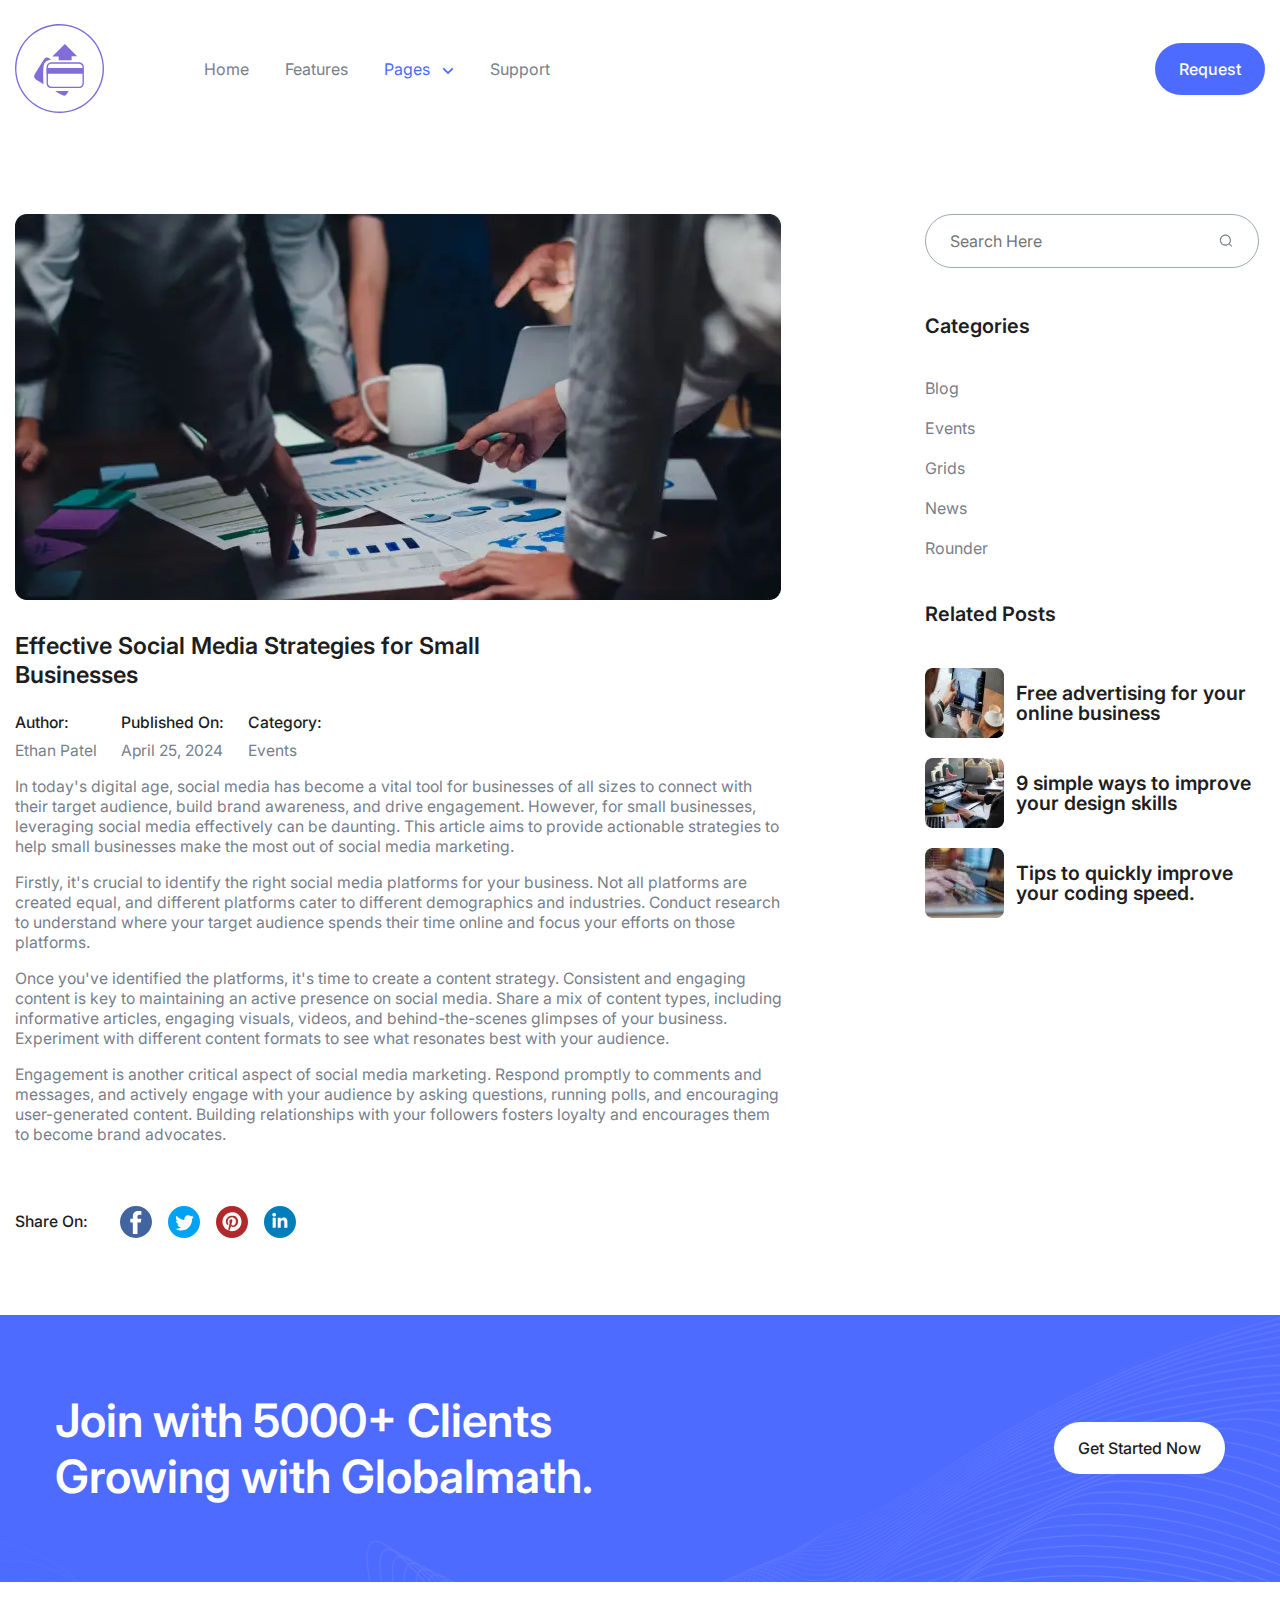
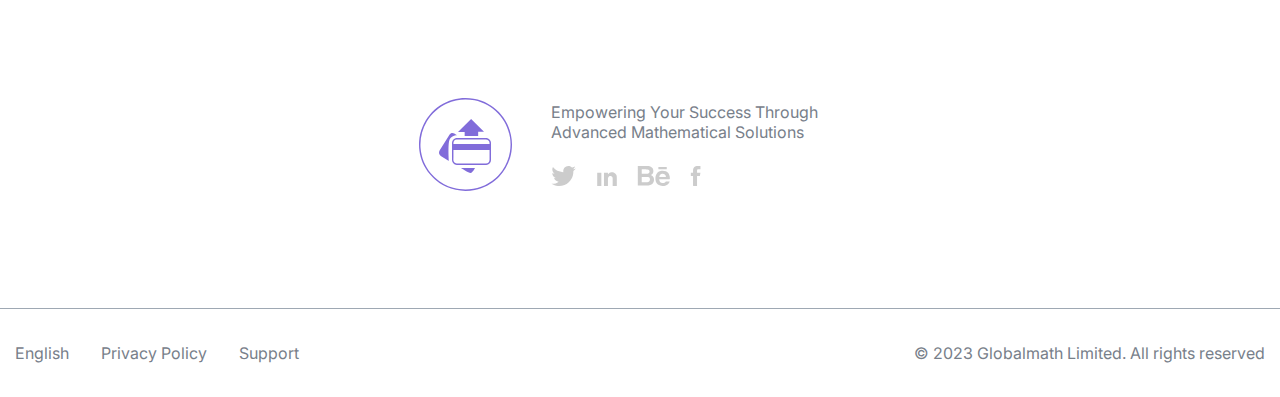
<file: social-media-strategies.html>
<!doctype html>
<html lang="en">
    <head>
        <title>Effective Social Media Strategies | Global Math</title>
        <meta charset="UTF-8" />
        <meta name="format-detection" content="telephone=no" />
        <meta name="description" content="Meta Description" />
        <!-- <style>body{opacity: 0;}</style> -->
        <link rel="stylesheet" href="css/style.min.css?_v=20240512114606" />
        <link rel="shortcut icon" href="favicon.ico" />
        <!-- <meta name="robots" content="noindex, nofollow"> -->
        <meta name="viewport" content="width=device-width, initial-scale=1.0" />
    </head>

    <body>
        <div class="wrapper">
            <header class="header">
                <div class="header__container">
                    <div class="header__menu menu">
                        <a href="index.html">
                            <img src="img/logo.svg" alt="logo" />
                        </a>
                        <nav class="menu__body">
                            <ul class="menu__list">
                                <li class="menu__item">
                                    <a href="index.html" class="menu__link">Home</a>
                                </li>
                                <li class="menu__item">
                                    <a href="features.html" class="menu__link">Features</a>
                                </li>
                                <li class="menu__item dropdown">
                                    <a href="pages.html" class="menu__link menu__link_active"
                                        >Pages
                                        <svg
                                            width="8"
                                            height="6"
                                            viewBox="0 0 8 6"
                                            fill="none"
                                            xmlns="http://www.w3.org/2000/svg">
                                            <path
                                                d="M0.94 0.5L4 3.59299L7.06 0.5L8 1.45687L4 5.5L0 1.45687L0.94 0.5Z"
                                                fill="currentColor" />
                                        </svg>
                                    </a>
                                    <ul class="dropdown__menu">
                                        <li>
                                            <a href="free-advertising.html"
                                                >Free advertising for your online business</a
                                            >
                                        </li>
                                        <li>
                                            <a href="improve-design-skills.html"
                                                >9 simple ways to improve your design skills</a
                                            >
                                        </li>
                                        <li>
                                            <a href="coding-speed-tips.html"
                                                >Tips to quickly improve your coding speed</a
                                            >
                                        </li>
                                        <li>
                                            <a href="social-media-strategies.html"
                                                >Effective Social Media Strategies for Small
                                                Businesses</a
                                            >
                                        </li>
                                        <li>
                                            <a href="email-marketing-tips.html"
                                                >The Power of Email Marketing: Tips for Success</a
                                            >
                                        </li>
                                        <li>
                                            <a href="seo-guide.html"
                                                >Mastering SEO: A Guide for Beginners</a
                                            >
                                        </li>
                                    </ul>
                                </li>

                                <li class="menu__item">
                                    <a href="support.html" class="menu__link">Support</a>
                                </li>
                            </ul>
                        </nav>
                        <div class="header__btns">
                            <a
                                href="index.html#contact"
                                aria-label="go to contact section"
                                class="header__btn"
                                ><svg
                                    width="10"
                                    height="9"
                                    viewBox="0 0 10 9"
                                    fill="none"
                                    xmlns="http://www.w3.org/2000/svg">
                                    <path
                                        d="M3.28672 4.82432C1.96348 4.82432 0.886719 3.74757 0.886719 2.42432C0.886719 1.10108 1.96348 0.0243225 3.28672 0.0243225C4.60996 0.0243225 5.68672 1.10108 5.68672 2.42432C5.68672 3.74757 4.60996 4.82432 3.28672 4.82432ZM3.28672 0.672971C2.32088 0.672971 1.53537 1.45848 1.53537 2.42432C1.53537 3.39016 2.32088 4.17567 3.28672 4.17567C4.25256 4.17567 5.03807 3.39016 5.03807 2.42432C5.03807 1.45848 4.25256 0.672971 3.28672 0.672971Z"
                                        fill="currentColor" />
                                    <path
                                        d="M6.65967 8.65135H6.01102C6.01102 7.18476 4.81816 5.9919 3.35157 5.9919C1.88497 5.9919 0.692106 7.18476 0.692106 8.65135H0.043457C0.043457 6.82735 1.52757 5.34325 3.35157 5.34325C5.17557 5.34325 6.65967 6.82735 6.65967 8.65135Z"
                                        fill="currentColor" />
                                    <path
                                        d="M9.09944 2.42432H7.11328V3.07297H9.09944V2.42432Z"
                                        fill="currentColor" />
                                    <path
                                        d="M9.0995 4.59989H6.33496V5.24854H9.0995V4.59989Z"
                                        fill="currentColor" />
                                    <path
                                        d="M9.09961 6.83514H7.42285V7.48379H9.09961V6.83514Z"
                                        fill="currentColor" />
                                </svg>
                                <span class="sr-only">go to contact</span> <span>Request</span></a
                            >
                            <button type="button" class="menu__icon icon-menu">
                                <span></span> <span class="sr-only">menu button</span>
                            </button>
                        </div>
                    </div>
                </div>
            </header>

            <main class="page">
                <section class="article">
                    <div class="article__container">
                        <div class="article__wrapper">
                            <div class="article__content">
                                <div class="article__img">
                                    <img src="img/articles/article-4.webp" alt="article main" />
                                </div>
                                <h2 class="article__title">
                                    Effective Social Media Strategies for Small Businesses
                                </h2>
                                <div class="article__info">
                                    <div>
                                        <h3 class="article__info-heading">Author:</h3>
                                        <p class="article__info-text">Ethan Patel</p>
                                    </div>
                                    <div>
                                        <h3 class="article__info-heading">Published On:</h3>
                                        <p class="article__info-text">April 25, 2024</p>
                                    </div>
                                    <div>
                                        <h3 class="article__info-heading">Category:</h3>
                                        <p class="article__info-text">Events</p>
                                    </div>
                                </div>
                                <div class="article__main">
                                    <p class="article__text">
                                        In today's digital age, social media has become a vital tool
                                        for businesses of all sizes to connect with their target
                                        audience, build brand awareness, and drive engagement.
                                        However, for small businesses, leveraging social media
                                        effectively can be daunting. This article aims to provide
                                        actionable strategies to help small businesses make the most
                                        out of social media marketing.
                                    </p>
                                    <p class="article__text">
                                        Firstly, it's crucial to identify the right social media
                                        platforms for your business. Not all platforms are created
                                        equal, and different platforms cater to different
                                        demographics and industries. Conduct research to understand
                                        where your target audience spends their time online and
                                        focus your efforts on those platforms.
                                    </p>
                                    <p class="article__text">
                                        Once you've identified the platforms, it's time to create a
                                        content strategy. Consistent and engaging content is key to
                                        maintaining an active presence on social media. Share a mix
                                        of content types, including informative articles, engaging
                                        visuals, videos, and behind-the-scenes glimpses of your
                                        business. Experiment with different content formats to see
                                        what resonates best with your audience.
                                    </p>
                                    <p class="article__text">
                                        Engagement is another critical aspect of social media
                                        marketing. Respond promptly to comments and messages, and
                                        actively engage with your audience by asking questions,
                                        running polls, and encouraging user-generated content.
                                        Building relationships with your followers fosters loyalty
                                        and encourages them to become brand advocates.
                                    </p>
                                </div>
                                <div class="article__share">
                                    <h3 class="article__info-heading">Share On:</h3>
                                    <div class="article__share-links">
                                        <a href="#" class="article__share-link">
                                            <img
                                                src="img/icons/facebook-share.svg"
                                                alt="facebook" />
                                        </a>
                                        <a href="#" class="article__share-link">
                                            <img src="img/icons/twitter-share.svg" alt="twitter" />
                                        </a>
                                        <a href="#" class="article__share-link">
                                            <img
                                                src="img/icons/pinterest-share.svg"
                                                alt="pinterest" />
                                        </a>
                                        <a href="#" class="article__share-link">
                                            <img
                                                src="img/icons/linkedin-share.svg"
                                                alt="linkedin" />
                                        </a>
                                    </div>
                                </div>
                            </div>
                            <aside class="article__sidebar">
                                <div class="article__search" data-da=".article__content, 991, 0">
                                    <input
                                        type="search"
                                        id="site-search"
                                        name="q"
                                        aria-label="Search through site content"
                                        placeholder="Search Here"
                                        pattern=".*\S.*"
                                        required />

                                    <button type="submit">
                                        <svg
                                            width="17"
                                            height="16"
                                            viewBox="0 0 17 16"
                                            fill="none"
                                            xmlns="http://www.w3.org/2000/svg">
                                            <path
                                                d="M7.3761 12.6733C4.31867 12.6733 1.83154 10.1861 1.83154 7.12872C1.83154 4.0713 4.31867 1.58417 7.3761 1.58417C10.4335 1.58417 12.9207 4.0713 12.9207 7.12872C12.9207 10.1861 10.4335 12.6733 7.3761 12.6733ZM7.3761 2.69308C4.93016 2.69308 2.94045 4.68278 2.94045 7.12872C2.94045 9.57466 4.93016 11.5644 7.3761 11.5644C9.82204 11.5644 11.8117 9.57466 11.8117 7.12872C11.8117 4.68278 9.82204 2.69308 7.3761 2.69308Z"
                                                fill="currentColor" />
                                            <path
                                                d="M11.372 10.1876L10.5879 10.9717L13.3782 13.762L14.1624 12.9779L11.372 10.1876Z"
                                                fill="currentColor" />
                                        </svg>
                                    </button>
                                    <div id="search-results"></div>
                                </div>
                                <div class="article__nav">
                                    <h3 class="article__subheading">Categories</h3>
                                    <ul class="article__nav-list">
                                        <li class="article__nav-item">
                                            <a href="#" class="article__nav-link">Blog</a>
                                        </li>
                                        <li class="article__nav-item">
                                            <a href="pages.html" class="article__nav-link"
                                                >Events</a
                                            >
                                        </li>
                                        <li class="article__nav-item">
                                            <a href="#" class="article__nav-link">Grids</a>
                                        </li>
                                        <li class="article__nav-item">
                                            <a href="#" class="article__nav-link">News</a>
                                        </li>
                                        <li class="article__nav-item">
                                            <a href="#" class="article__nav-link">Rounder</a>
                                        </li>
                                    </ul>
                                </div>
                                <div class="article__categories">
                                    <h3 class="article__subheading">Related Posts</h3>
                                    <div class="article__categories-list">
                                        <div class="article__categories-item">
                                            <img
                                                src="img/articles/article-categories-1.webp"
                                                alt="article-categorie" />
                                            <a
                                                href="free-advertising.html"
                                                class="article__categories-link"
                                                >Free advertising for your online business</a
                                            >
                                        </div>
                                        <div class="article__categories-item">
                                            <img
                                                src="img/articles/article-categories-2.webp"
                                                alt="article-categorie" />
                                            <a
                                                href="improve-design-skills.html"
                                                class="article__categories-link"
                                                >9 simple ways to improve your design skills</a
                                            >
                                        </div>
                                        <div class="article__categories-item">
                                            <img
                                                src="img/articles/article-categories-3.webp"
                                                alt="article-categorie" />
                                            <a
                                                href="coding-speed-tips.html"
                                                class="article__categories-link"
                                                >Tips to quickly improve your coding speed.</a
                                            >
                                        </div>
                                    </div>
                                </div>
                            </aside>
                        </div>
                    </div>
                </section>
                <section class="join">
                    <div class="join__top">
                        <div class="join__container">
                            <div class="join__wrapper">
                                <div class="join__content">
                                    <h2 class="join__heading">
                                        Join with 5000+ Clients Growing with Globalmath.
                                    </h2>
                                </div>
                                <div>
                                    <a href="index.html#contact" class="join__btn"
                                        >Get Started Now</a
                                    >
                                </div>
                            </div>
                        </div>
                    </div>
                    <div class="join__bottom">
                        <div class="join__socials">
                            <div class="join__logo">
                                <img src="img/logo.svg" alt="logo" />
                            </div>
                            <div class="join__socials-content">
                                <div class="join__socials-decr">
                                    Empowering Your Success Through Advanced Mathematical Solutions
                                </div>
                                <div class="join__socials-links">
                                    <a
                                        href="https://twitter.com"
                                        target="_blank"
                                        class="join__socials-link">
                                        <svg
                                            width="25"
                                            height="20"
                                            viewBox="0 0 25 20"
                                            fill="none"
                                            xmlns="http://www.w3.org/2000/svg">
                                            <path
                                                d="M24.0928 0.548904C23.7494 1.6215 23.0414 2.41428 22.0366 3.13923C23.0583 3.0502 23.8893 2.74072 24.8135 2.42276C24.1776 3.39784 23.4229 4.12704 22.6005 4.79264C22.4691 4.89862 22.3503 4.97069 22.3546 5.16995C22.4436 7.86627 21.7695 10.376 20.4722 12.7247C18.8697 15.6245 16.5507 17.74 13.4644 18.9822C11.3658 19.8301 9.16976 20.1184 6.93131 19.9573C4.62503 19.7877 2.46712 19.0882 0.5 17.8164C3.12425 17.9647 5.49836 17.3203 7.69866 15.6839C5.42629 15.3998 3.83648 14.323 3.01402 12.1185C3.75593 12.3177 4.42577 12.2541 5.09561 12.0973C5.07017 11.8684 4.87516 11.9489 4.75645 11.9023C2.6791 11.1307 1.51748 9.64686 1.25887 7.44656C1.21223 7.065 1.36062 7.0862 1.61499 7.21339C2.17036 7.49743 2.77661 7.5695 3.53972 7.72637C1.26311 5.7762 0.707735 3.5759 1.96262 0.917739C3.67962 2.96117 5.70186 4.43652 8.13109 5.33105C9.39022 5.79316 10.679 6.11112 12.0272 6.16623C12.2943 6.17895 12.3748 6.15775 12.3282 5.82707C11.9085 2.73224 14.113 0.0825594 17.2121 0.00200905C18.4924 -0.0319069 19.6752 0.362366 20.6249 1.2781C20.875 1.51975 21.087 1.58758 21.4304 1.51127C22.3546 1.29929 23.1855 0.871105 24.0461 0.502269C24.0589 0.519227 24.0758 0.540425 24.0885 0.557383L24.0928 0.548904Z"
                                                fill="currentColor" />
                                        </svg>
                                    </a>
                                    <a
                                        href="https://www.linkedin.com/"
                                        target="_blank"
                                        class="join__socials-link">
                                        <svg
                                            width="21"
                                            height="20"
                                            viewBox="0 0 21 20"
                                            fill="none"
                                            xmlns="http://www.w3.org/2000/svg">
                                            <path
                                                d="M5.20305 6.64355C3.93082 6.64355 2.65449 6.64355 1.38226 6.64355C1.21045 6.64355 1.21045 6.64356 1.21045 6.81537C1.21045 11.1516 1.21045 15.4878 1.21045 19.824C1.21045 19.9918 1.21045 19.9918 1.37408 19.9918C2.64631 19.9918 3.92263 19.9918 5.19486 19.9918C5.36259 19.9918 5.36259 19.9918 5.36259 19.8199C5.36259 17.6518 5.36259 15.4837 5.36259 13.3156C5.36259 11.1434 5.36259 8.97121 5.36259 6.799C5.36259 6.64356 5.36259 6.64355 5.20305 6.64355Z"
                                                fill="currentColor" />
                                            <path
                                                d="M20.7642 10.7916C20.7315 10.2025 20.6047 9.63393 20.3919 9.08167C19.9542 7.94035 19.1934 7.10173 18.0561 6.63539C17.148 6.26313 16.203 6.17313 15.2376 6.29994C14.039 6.45948 13.0613 7.02401 12.284 7.94034C12.1695 8.07534 12.0672 8.22261 11.9486 8.38215V8.25533C11.9486 7.77262 11.9486 7.28991 11.9486 6.80311C11.9486 6.64766 11.9486 6.64766 11.789 6.64766C10.57 6.64766 9.34685 6.64766 8.1278 6.64766C7.96826 6.64766 7.96826 6.64766 7.96826 6.81538C7.96826 11.1516 7.96826 15.4878 7.96826 19.824C7.96826 19.9386 8.02553 19.9959 8.14007 19.9959C9.35094 19.9959 10.5659 19.9959 11.7768 19.9959C11.8913 19.9959 11.9486 19.94 11.9486 19.8281C11.9486 17.5659 11.9486 15.2997 11.9486 13.0375C11.9486 12.6652 11.9772 12.297 12.0631 11.9329C12.194 11.3643 12.4354 10.8612 12.9099 10.4971C13.4704 10.0675 14.1167 9.97755 14.7958 10.0512C15.618 10.1412 16.1375 10.6116 16.4239 11.3684C16.5998 11.8348 16.6693 12.3257 16.6693 12.8206C16.6775 15.1524 16.6693 17.4882 16.6693 19.82C16.6693 19.94 16.7307 20 16.8534 20C18.1093 20 19.3611 20 20.6169 20C20.7424 20 20.8051 19.9372 20.8051 19.8118C20.8051 17.2428 20.8051 14.6779 20.8051 12.1088C20.8051 11.6711 20.7888 11.2334 20.7642 10.7998V10.7916Z"
                                                fill="currentColor" />
                                            <path
                                                d="M0.813477 2.47104C0.813477 3.93554 2.00798 4.95414 3.26385 4.93778C4.5279 4.95823 5.71832 3.93963 5.71832 2.46695C5.71832 1.08836 4.63835 0.000208784 3.26794 0.000208784C3.05522 0.000208784 1.57845 -0.0488799 1.0712 1.35835C0.907564 1.69379 0.813477 2.07014 0.813477 2.47513V2.47104Z"
                                                fill="#currentColor" />
                                        </svg>
                                    </a>
                                    <a
                                        href="https://www.behance.net/"
                                        target="_blank"
                                        class="join__socials-link">
                                        <svg
                                            width="33"
                                            height="20"
                                            viewBox="0 0 33 20"
                                            fill="none"
                                            xmlns="http://www.w3.org/2000/svg">
                                            <path
                                                d="M0.813599 0.00433399C0.94795 0.0130018 1.0823 0.0303371 1.21665 0.0303371C4.18104 0.0303371 7.14975 0.0173356 10.1141 0.0390051C11.1846 0.0476729 12.2594 0.138684 13.2779 0.528735C15.0764 1.21782 16.1643 2.47899 16.3289 4.42491C16.381 5.06199 16.3549 5.72074 16.2423 6.34916C16.0429 7.46297 15.3625 8.26474 14.3787 8.81081C14.279 8.86715 14.1793 8.92349 14.084 8.98416C14.058 9.0015 14.0406 9.0275 13.993 9.08384C14.1013 9.14018 14.1967 9.20086 14.292 9.23986C16.1469 10.0416 16.9704 11.5195 17.0137 13.4697C17.0614 15.6237 16.1989 17.3356 14.383 18.5317C13.5423 19.0821 12.5888 19.3508 11.605 19.3985C9.8021 19.4852 7.9992 19.5069 6.19196 19.5329C4.51908 19.5545 2.85053 19.5329 1.17765 19.5372C1.05196 19.5372 0.930615 19.5545 0.804932 19.5632C0.804932 13.0407 0.804932 6.52251 0.804932 0L0.813599 0.00433399ZM4.75311 16.2001C6.62102 16.2001 8.44992 16.2218 10.2745 16.1871C10.9419 16.1741 11.605 16.0094 12.1251 15.5283C12.9052 14.8003 13.0352 13.8685 12.8922 12.8803C12.7491 11.8662 12.0947 11.2985 11.1369 11.0861C10.6429 10.9734 10.1271 10.9127 9.62007 10.9084C8.10754 10.8867 6.59068 10.9084 5.07815 10.8954C4.80078 10.8954 4.72711 10.9908 4.72711 11.2595C4.74011 12.7937 4.73144 14.3279 4.73144 15.8664C4.73144 15.9661 4.74444 16.0701 4.74878 16.2044L4.75311 16.2001ZM4.75744 7.74034C4.90913 7.75334 5.05215 7.77067 5.19517 7.77067C6.55168 7.77067 7.90819 7.77934 9.2647 7.77067C9.71109 7.77067 10.1661 7.75334 10.5995 7.66666C11.462 7.50197 12.2377 7.1856 12.4544 6.19747C12.4978 6.00678 12.5281 5.80742 12.5368 5.61239C12.5671 4.76295 12.2768 3.91351 11.3363 3.64481C10.7902 3.48879 10.2138 3.39344 9.64608 3.38044C8.11188 3.34577 6.57768 3.37177 5.04348 3.35877C4.79645 3.35877 4.72277 3.43244 4.72711 3.67948C4.74011 4.94064 4.73144 6.20614 4.73144 7.4673C4.73144 7.54964 4.74444 7.63199 4.75311 7.74034H4.75744Z"
                                                fill="currentColor" />
                                            <path
                                                d="M27.5017 13.3397C25.9025 13.3397 24.3033 13.3397 22.7084 13.3397C22.1796 13.3397 22.1796 13.3397 22.2273 13.8598C22.314 14.7613 22.6174 15.5674 23.3151 16.1784C23.8482 16.6508 24.4853 16.9109 25.183 16.9889C26.1408 17.0929 27.0943 17.0669 27.9047 16.4428C28.1864 16.2261 28.4205 15.9314 28.6415 15.6454C28.7758 15.472 28.8929 15.3767 29.1225 15.381C30.1974 15.394 31.2765 15.3897 32.3513 15.381C32.5853 15.381 32.672 15.4287 32.5983 15.6887C32.3426 16.6162 31.8009 17.3573 31.1378 18.0247C30.0197 19.1558 28.6458 19.7322 27.0813 19.9186C25.5124 20.105 23.9869 19.9923 22.5134 19.3639C20.1297 18.3497 18.7862 16.5772 18.5132 13.9898C18.3528 12.4816 18.3745 10.9951 18.8165 9.53026C19.5446 7.11194 21.1698 5.59941 23.5968 5.00133C25.3434 4.56794 27.0943 4.67629 28.7888 5.33071C30.31 5.91579 31.3588 7.00359 32.0783 8.43811C32.6113 9.49992 32.828 10.6397 32.8324 11.8272C32.8324 12.1609 32.8367 12.4946 32.8454 12.8283C32.8511 13.1635 32.6908 13.3311 32.3643 13.3311C30.7434 13.3311 29.1269 13.3311 27.506 13.3311L27.5017 13.3397ZM28.9362 10.9171C28.9015 9.00152 27.5233 7.63201 25.1224 7.81403C23.6315 7.92671 22.171 9.52159 22.327 10.9171H28.9362Z"
                                                fill="currentColor" />
                                            <path
                                                d="M25.5735 0.966287C26.8563 0.966287 28.1435 0.974955 29.4263 0.961953C29.6907 0.961953 29.7687 1.04863 29.7643 1.30433C29.7513 1.86774 29.7513 2.43114 29.7643 2.99455C29.7687 3.22425 29.6907 3.30226 29.4566 3.30226C26.865 3.29792 24.2776 3.29792 21.686 3.30226C21.4519 3.30226 21.3739 3.21991 21.3782 2.99022C21.3869 2.42681 21.3912 1.8634 21.3782 1.3C21.3696 1.03996 21.4606 0.957619 21.7206 0.961953C23.0035 0.974955 24.2906 0.966287 25.5735 0.966287Z"
                                                fill="currentColor" />
                                        </svg>
                                    </a>
                                    <a
                                        href="https://www.facebook.com/"
                                        target="_blank"
                                        class="join__socials-link">
                                        <svg
                                            width="11"
                                            height="20"
                                            viewBox="0 0 11 20"
                                            fill="none"
                                            xmlns="http://www.w3.org/2000/svg">
                                            <path
                                                d="M7.04956 19.6823C7.04956 18.1085 7.04956 16.5377 7.04956 14.964H7.04662C7.04662 13.3902 7.04662 11.8194 7.04662 10.2456C7.04662 10.0103 7.07015 9.98676 7.30548 9.98676C8.08795 9.9897 8.86747 9.99265 9.64994 9.99559C9.83526 9.99559 9.89409 9.94558 9.92645 9.76614C10.0824 8.84836 10.2383 7.93352 10.3942 7.01574C10.4559 6.65686 10.4412 6.64215 10.0765 6.64215C9.13516 6.64215 8.1909 6.64804 7.24959 6.65098C7.14075 6.65098 7.04662 6.65098 7.04956 6.49507C7.05544 5.83615 7.04367 5.17723 7.05838 4.51831C7.07309 3.84762 7.56434 3.35932 8.23797 3.34755C8.891 3.33578 9.54698 3.34755 10.2 3.34461C10.4059 3.34461 10.453 3.29754 10.453 3.09752C10.453 2.14443 10.453 1.19135 10.453 0.241212C10.453 0.0470662 10.4089 0.00294161 10.2088 0C10.0176 0 9.82938 0.0147084 9.63817 0.0147084C9.01161 0.0147084 8.38799 0.0117668 7.76143 0.0147084C7.04073 0.0205916 6.3318 0.114723 5.64347 0.338285C4.64038 0.664804 3.88733 1.2796 3.46374 2.25916C3.15781 2.96514 3.0725 3.71525 3.05191 4.47419C3.03426 5.10957 3.04897 5.74496 3.04897 6.38035C3.04897 6.63921 3.0372 6.65098 2.7754 6.65098C2.21355 6.65098 1.6517 6.64509 1.08986 6.64509C0.892769 6.64509 0.845703 6.68628 0.845703 6.85101C0.845703 7.83351 0.845703 8.816 0.845703 9.79556C0.845703 9.95146 0.886886 9.99559 1.04573 9.99559C1.62817 9.99559 2.20767 9.99559 2.79011 9.9897C3.01367 9.9897 3.04897 10.0132 3.04897 10.2339C3.04897 13.3902 3.04603 16.5436 3.04603 19.7C3.04603 19.7706 3.04897 19.8235 3.05779 19.8647C3.17252 19.9088 3.2843 19.9559 3.40196 20C4.51389 20 5.62876 20 6.74069 20C7.0172 20 7.0525 19.9647 7.0525 19.6882L7.04956 19.6823Z"
                                                fill="currentColor" />
                                        </svg>
                                    </a>
                                </div>
                            </div>
                        </div>
                    </div>
                </section>
            </main>
            <footer class="footer">
                <div class="footer__container">
                    <div class="footer__wrapper">
                        <div class="nav">
                            <ul class="footer__list">
                                <li class="footer__link"><a href="#">English</a></li>
                                <li class="footer__link"><a href="#">Privacy Policy</a></li>
                                <li class="footer__link"><a href="support.html">Support</a></li>
                            </ul>
                        </div>
                        <div class="footer__copy">
                            © 2023 Globalmath Limited. All rights reserved
                        </div>
                    </div>
                </div>
            </footer>
        </div>
        <script src="js/app.min.js?_v=20240512114606"></script>
    </body>
</html>
</file>
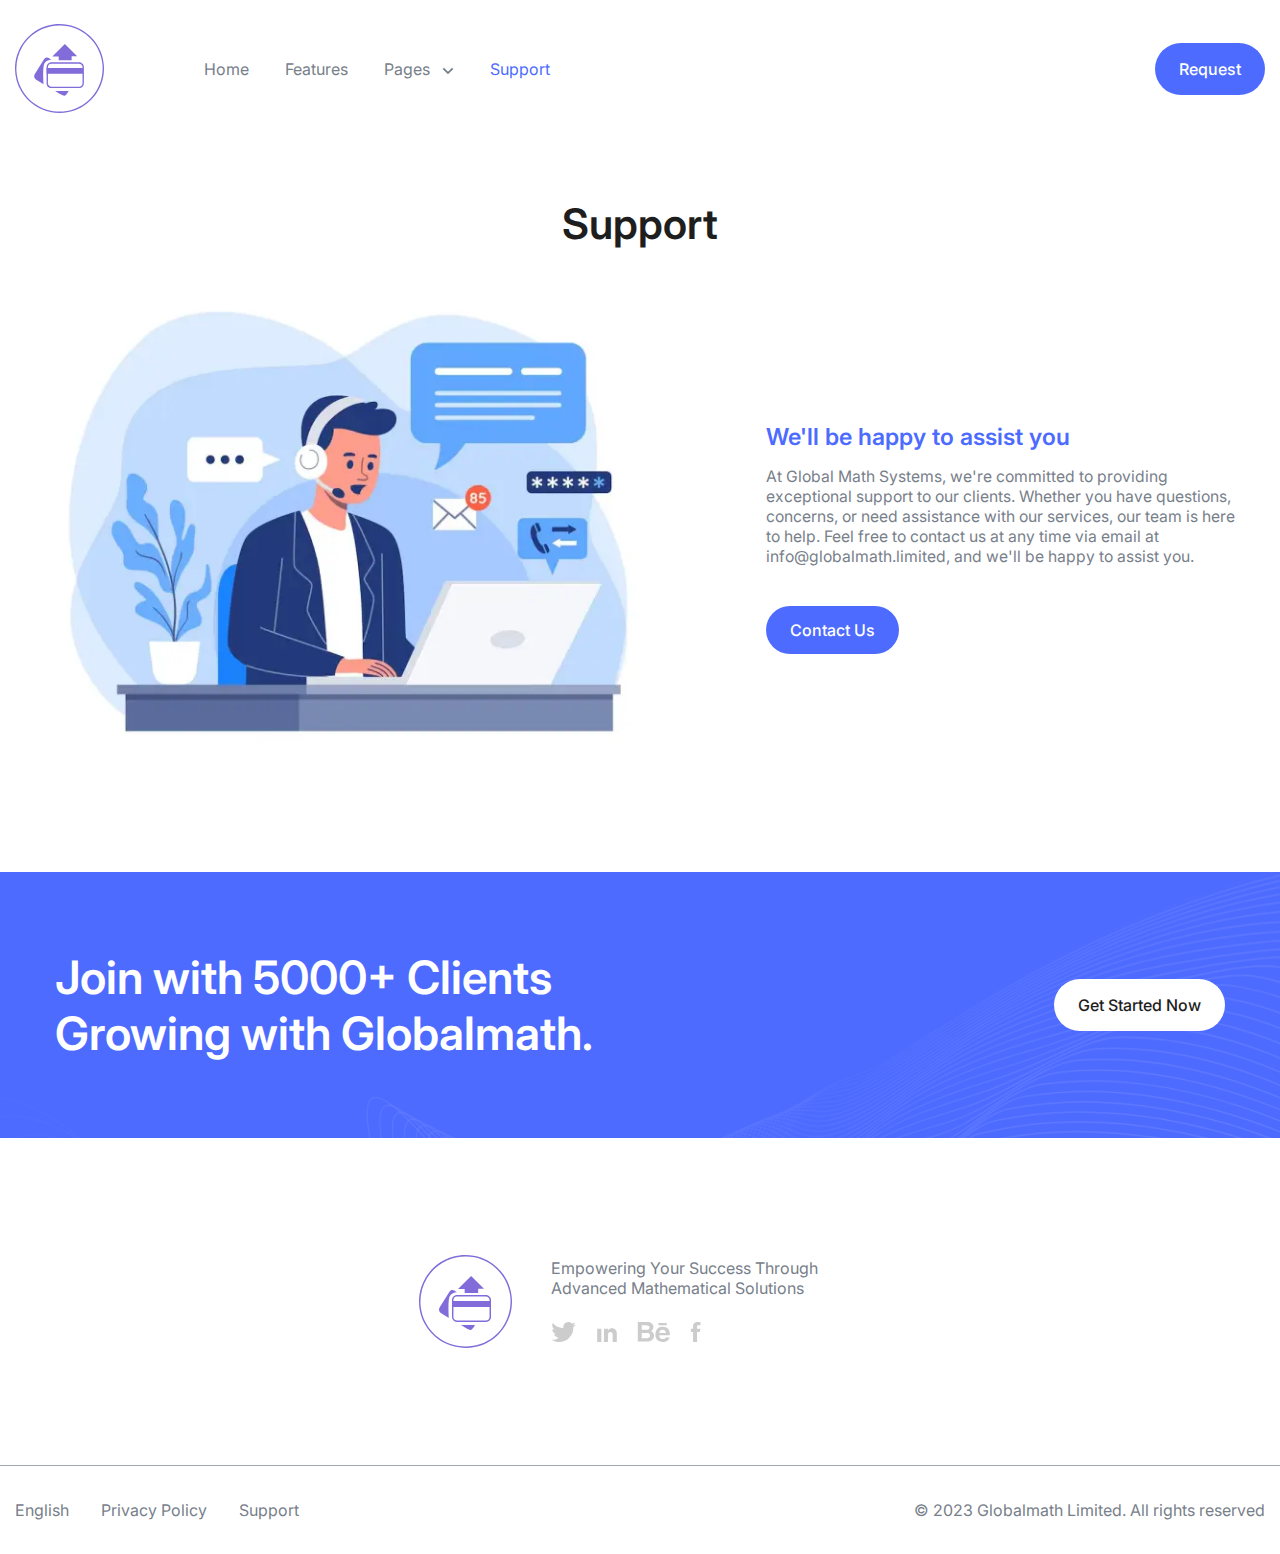
<file: support.html>
<!doctype html>
<html lang="en">
    <head>
        <title>Support | Global Math</title>
        <meta charset="UTF-8" />
        <meta name="format-detection" content="telephone=no" />
        <meta name="description" content="Meta Description" />
        <!-- <style>body{opacity: 0;}</style> -->
        <link rel="stylesheet" href="css/style.min.css?_v=20240512114606" />
        <link rel="shortcut icon" href="favicon.ico" />
        <!-- <meta name="robots" content="noindex, nofollow"> -->
        <meta name="viewport" content="width=device-width, initial-scale=1.0" />
    </head>

    <body>
        <div class="wrapper">
            <header class="header">
                <div class="header__container">
                    <div class="header__menu menu">
                        <a href="index.html">
                            <img src="img/logo.svg" alt="logo" />
                        </a>
                        <nav class="menu__body">
                            <ul class="menu__list">
                                <li class="menu__item">
                                    <a href="index.html" class="menu__link">Home</a>
                                </li>
                                <li class="menu__item">
                                    <a href="features.html" class="menu__link">Features</a>
                                </li>
                                <li class="menu__item dropdown">
                                    <a href="pages.html" class="menu__link"
                                        >Pages
                                        <svg
                                            width="8"
                                            height="6"
                                            viewBox="0 0 8 6"
                                            fill="none"
                                            xmlns="http://www.w3.org/2000/svg">
                                            <path
                                                d="M0.94 0.5L4 3.59299L7.06 0.5L8 1.45687L4 5.5L0 1.45687L0.94 0.5Z"
                                                fill="currentColor" />
                                        </svg>
                                    </a>
                                    <ul class="dropdown__menu">
                                        <li>
                                            <a href="free-advertising.html"
                                                >Free advertising for your online business</a
                                            >
                                        </li>
                                        <li>
                                            <a href="improve-design-skills.html"
                                                >9 simple ways to improve your design skills</a
                                            >
                                        </li>
                                        <li>
                                            <a href="coding-speed-tips.html"
                                                >Tips to quickly improve your coding speed</a
                                            >
                                        </li>
                                        <li>
                                            <a href="social-media-strategies.html"
                                                >Effective Social Media Strategies for Small
                                                Businesses</a
                                            >
                                        </li>
                                        <li>
                                            <a href="email-marketing-tips.html"
                                                >The Power of Email Marketing: Tips for Success</a
                                            >
                                        </li>
                                        <li>
                                            <a href="seo-guide.html"
                                                >Mastering SEO: A Guide for Beginners</a
                                            >
                                        </li>
                                    </ul>
                                </li>

                                <li class="menu__item">
                                    <a href="support.html" class="menu__link menu__link_active"
                                        >Support</a
                                    >
                                </li>
                            </ul>
                        </nav>
                        <div class="header__btns">
                            <a
                                href="index.html#contact"
                                aria-label="go to contact section"
                                class="header__btn"
                                ><svg
                                    width="10"
                                    height="9"
                                    viewBox="0 0 10 9"
                                    fill="none"
                                    xmlns="http://www.w3.org/2000/svg">
                                    <path
                                        d="M3.28672 4.82432C1.96348 4.82432 0.886719 3.74757 0.886719 2.42432C0.886719 1.10108 1.96348 0.0243225 3.28672 0.0243225C4.60996 0.0243225 5.68672 1.10108 5.68672 2.42432C5.68672 3.74757 4.60996 4.82432 3.28672 4.82432ZM3.28672 0.672971C2.32088 0.672971 1.53537 1.45848 1.53537 2.42432C1.53537 3.39016 2.32088 4.17567 3.28672 4.17567C4.25256 4.17567 5.03807 3.39016 5.03807 2.42432C5.03807 1.45848 4.25256 0.672971 3.28672 0.672971Z"
                                        fill="currentColor" />
                                    <path
                                        d="M6.65967 8.65135H6.01102C6.01102 7.18476 4.81816 5.9919 3.35157 5.9919C1.88497 5.9919 0.692106 7.18476 0.692106 8.65135H0.043457C0.043457 6.82735 1.52757 5.34325 3.35157 5.34325C5.17557 5.34325 6.65967 6.82735 6.65967 8.65135Z"
                                        fill="currentColor" />
                                    <path
                                        d="M9.09944 2.42432H7.11328V3.07297H9.09944V2.42432Z"
                                        fill="currentColor" />
                                    <path
                                        d="M9.0995 4.59989H6.33496V5.24854H9.0995V4.59989Z"
                                        fill="currentColor" />
                                    <path
                                        d="M9.09961 6.83514H7.42285V7.48379H9.09961V6.83514Z"
                                        fill="currentColor" />
                                </svg>
                                <span class="sr-only">go to contact</span> <span>Request</span></a
                            >
                            <button type="button" class="menu__icon icon-menu">
                                <span></span> <span class="sr-only">menu button</span>
                            </button>
                        </div>
                    </div>
                </div>
            </header>

            <main class="page">
                <section class="support">
                    <div class="support__container">
                        <h1 class="support__title">Support</h1>
                        <div class="support__wrapper">
                            <div class="support__img">
                                <img src="img/support.webp" alt="support" />
                            </div>
                            <div class="support__content">
                                <h2 class="support__subtitle">We'll be happy to assist you</h2>
                                <p class="support__descr">
                                    At Global Math Systems, we're committed to providing exceptional
                                    support to our clients. Whether you have questions, concerns, or
                                    need assistance with our services, our team is here to help.
                                    Feel free to contact us at any time via email at
                                    info@globalmath.limited, and we'll be happy to assist you.
                                </p>
                                <a href="index.html#contact" class="support__btn">Contact Us</a>
                            </div>
                        </div>
                    </div>
                </section>
                <section class="join">
                    <div class="join__top">
                        <div class="join__container">
                            <div class="join__wrapper">
                                <div class="join__content">
                                    <h2 class="join__heading">
                                        Join with 5000+ Clients Growing with Globalmath.
                                    </h2>
                                </div>
                                <div>
                                    <a href="index.html#contact" class="join__btn"
                                        >Get Started Now</a
                                    >
                                </div>
                            </div>
                        </div>
                    </div>
                    <div class="join__bottom">
                        <div class="join__socials">
                            <div class="join__logo">
                                <img src="img/logo.svg" alt="logo" />
                            </div>
                            <div class="join__socials-content">
                                <div class="join__socials-decr">
                                    Empowering Your Success Through Advanced Mathematical Solutions
                                </div>
                                <div class="join__socials-links">
                                    <a
                                        href="https://twitter.com"
                                        target="_blank"
                                        class="join__socials-link">
                                        <svg
                                            width="25"
                                            height="20"
                                            viewBox="0 0 25 20"
                                            fill="none"
                                            xmlns="http://www.w3.org/2000/svg">
                                            <path
                                                d="M24.0928 0.548904C23.7494 1.6215 23.0414 2.41428 22.0366 3.13923C23.0583 3.0502 23.8893 2.74072 24.8135 2.42276C24.1776 3.39784 23.4229 4.12704 22.6005 4.79264C22.4691 4.89862 22.3503 4.97069 22.3546 5.16995C22.4436 7.86627 21.7695 10.376 20.4722 12.7247C18.8697 15.6245 16.5507 17.74 13.4644 18.9822C11.3658 19.8301 9.16976 20.1184 6.93131 19.9573C4.62503 19.7877 2.46712 19.0882 0.5 17.8164C3.12425 17.9647 5.49836 17.3203 7.69866 15.6839C5.42629 15.3998 3.83648 14.323 3.01402 12.1185C3.75593 12.3177 4.42577 12.2541 5.09561 12.0973C5.07017 11.8684 4.87516 11.9489 4.75645 11.9023C2.6791 11.1307 1.51748 9.64686 1.25887 7.44656C1.21223 7.065 1.36062 7.0862 1.61499 7.21339C2.17036 7.49743 2.77661 7.5695 3.53972 7.72637C1.26311 5.7762 0.707735 3.5759 1.96262 0.917739C3.67962 2.96117 5.70186 4.43652 8.13109 5.33105C9.39022 5.79316 10.679 6.11112 12.0272 6.16623C12.2943 6.17895 12.3748 6.15775 12.3282 5.82707C11.9085 2.73224 14.113 0.0825594 17.2121 0.00200905C18.4924 -0.0319069 19.6752 0.362366 20.6249 1.2781C20.875 1.51975 21.087 1.58758 21.4304 1.51127C22.3546 1.29929 23.1855 0.871105 24.0461 0.502269C24.0589 0.519227 24.0758 0.540425 24.0885 0.557383L24.0928 0.548904Z"
                                                fill="currentColor" />
                                        </svg>
                                    </a>
                                    <a
                                        href="https://www.linkedin.com/"
                                        target="_blank"
                                        class="join__socials-link">
                                        <svg
                                            width="21"
                                            height="20"
                                            viewBox="0 0 21 20"
                                            fill="none"
                                            xmlns="http://www.w3.org/2000/svg">
                                            <path
                                                d="M5.20305 6.64355C3.93082 6.64355 2.65449 6.64355 1.38226 6.64355C1.21045 6.64355 1.21045 6.64356 1.21045 6.81537C1.21045 11.1516 1.21045 15.4878 1.21045 19.824C1.21045 19.9918 1.21045 19.9918 1.37408 19.9918C2.64631 19.9918 3.92263 19.9918 5.19486 19.9918C5.36259 19.9918 5.36259 19.9918 5.36259 19.8199C5.36259 17.6518 5.36259 15.4837 5.36259 13.3156C5.36259 11.1434 5.36259 8.97121 5.36259 6.799C5.36259 6.64356 5.36259 6.64355 5.20305 6.64355Z"
                                                fill="currentColor" />
                                            <path
                                                d="M20.7642 10.7916C20.7315 10.2025 20.6047 9.63393 20.3919 9.08167C19.9542 7.94035 19.1934 7.10173 18.0561 6.63539C17.148 6.26313 16.203 6.17313 15.2376 6.29994C14.039 6.45948 13.0613 7.02401 12.284 7.94034C12.1695 8.07534 12.0672 8.22261 11.9486 8.38215V8.25533C11.9486 7.77262 11.9486 7.28991 11.9486 6.80311C11.9486 6.64766 11.9486 6.64766 11.789 6.64766C10.57 6.64766 9.34685 6.64766 8.1278 6.64766C7.96826 6.64766 7.96826 6.64766 7.96826 6.81538C7.96826 11.1516 7.96826 15.4878 7.96826 19.824C7.96826 19.9386 8.02553 19.9959 8.14007 19.9959C9.35094 19.9959 10.5659 19.9959 11.7768 19.9959C11.8913 19.9959 11.9486 19.94 11.9486 19.8281C11.9486 17.5659 11.9486 15.2997 11.9486 13.0375C11.9486 12.6652 11.9772 12.297 12.0631 11.9329C12.194 11.3643 12.4354 10.8612 12.9099 10.4971C13.4704 10.0675 14.1167 9.97755 14.7958 10.0512C15.618 10.1412 16.1375 10.6116 16.4239 11.3684C16.5998 11.8348 16.6693 12.3257 16.6693 12.8206C16.6775 15.1524 16.6693 17.4882 16.6693 19.82C16.6693 19.94 16.7307 20 16.8534 20C18.1093 20 19.3611 20 20.6169 20C20.7424 20 20.8051 19.9372 20.8051 19.8118C20.8051 17.2428 20.8051 14.6779 20.8051 12.1088C20.8051 11.6711 20.7888 11.2334 20.7642 10.7998V10.7916Z"
                                                fill="currentColor" />
                                            <path
                                                d="M0.813477 2.47104C0.813477 3.93554 2.00798 4.95414 3.26385 4.93778C4.5279 4.95823 5.71832 3.93963 5.71832 2.46695C5.71832 1.08836 4.63835 0.000208784 3.26794 0.000208784C3.05522 0.000208784 1.57845 -0.0488799 1.0712 1.35835C0.907564 1.69379 0.813477 2.07014 0.813477 2.47513V2.47104Z"
                                                fill="#currentColor" />
                                        </svg>
                                    </a>
                                    <a
                                        href="https://www.behance.net/"
                                        target="_blank"
                                        class="join__socials-link">
                                        <svg
                                            width="33"
                                            height="20"
                                            viewBox="0 0 33 20"
                                            fill="none"
                                            xmlns="http://www.w3.org/2000/svg">
                                            <path
                                                d="M0.813599 0.00433399C0.94795 0.0130018 1.0823 0.0303371 1.21665 0.0303371C4.18104 0.0303371 7.14975 0.0173356 10.1141 0.0390051C11.1846 0.0476729 12.2594 0.138684 13.2779 0.528735C15.0764 1.21782 16.1643 2.47899 16.3289 4.42491C16.381 5.06199 16.3549 5.72074 16.2423 6.34916C16.0429 7.46297 15.3625 8.26474 14.3787 8.81081C14.279 8.86715 14.1793 8.92349 14.084 8.98416C14.058 9.0015 14.0406 9.0275 13.993 9.08384C14.1013 9.14018 14.1967 9.20086 14.292 9.23986C16.1469 10.0416 16.9704 11.5195 17.0137 13.4697C17.0614 15.6237 16.1989 17.3356 14.383 18.5317C13.5423 19.0821 12.5888 19.3508 11.605 19.3985C9.8021 19.4852 7.9992 19.5069 6.19196 19.5329C4.51908 19.5545 2.85053 19.5329 1.17765 19.5372C1.05196 19.5372 0.930615 19.5545 0.804932 19.5632C0.804932 13.0407 0.804932 6.52251 0.804932 0L0.813599 0.00433399ZM4.75311 16.2001C6.62102 16.2001 8.44992 16.2218 10.2745 16.1871C10.9419 16.1741 11.605 16.0094 12.1251 15.5283C12.9052 14.8003 13.0352 13.8685 12.8922 12.8803C12.7491 11.8662 12.0947 11.2985 11.1369 11.0861C10.6429 10.9734 10.1271 10.9127 9.62007 10.9084C8.10754 10.8867 6.59068 10.9084 5.07815 10.8954C4.80078 10.8954 4.72711 10.9908 4.72711 11.2595C4.74011 12.7937 4.73144 14.3279 4.73144 15.8664C4.73144 15.9661 4.74444 16.0701 4.74878 16.2044L4.75311 16.2001ZM4.75744 7.74034C4.90913 7.75334 5.05215 7.77067 5.19517 7.77067C6.55168 7.77067 7.90819 7.77934 9.2647 7.77067C9.71109 7.77067 10.1661 7.75334 10.5995 7.66666C11.462 7.50197 12.2377 7.1856 12.4544 6.19747C12.4978 6.00678 12.5281 5.80742 12.5368 5.61239C12.5671 4.76295 12.2768 3.91351 11.3363 3.64481C10.7902 3.48879 10.2138 3.39344 9.64608 3.38044C8.11188 3.34577 6.57768 3.37177 5.04348 3.35877C4.79645 3.35877 4.72277 3.43244 4.72711 3.67948C4.74011 4.94064 4.73144 6.20614 4.73144 7.4673C4.73144 7.54964 4.74444 7.63199 4.75311 7.74034H4.75744Z"
                                                fill="currentColor" />
                                            <path
                                                d="M27.5017 13.3397C25.9025 13.3397 24.3033 13.3397 22.7084 13.3397C22.1796 13.3397 22.1796 13.3397 22.2273 13.8598C22.314 14.7613 22.6174 15.5674 23.3151 16.1784C23.8482 16.6508 24.4853 16.9109 25.183 16.9889C26.1408 17.0929 27.0943 17.0669 27.9047 16.4428C28.1864 16.2261 28.4205 15.9314 28.6415 15.6454C28.7758 15.472 28.8929 15.3767 29.1225 15.381C30.1974 15.394 31.2765 15.3897 32.3513 15.381C32.5853 15.381 32.672 15.4287 32.5983 15.6887C32.3426 16.6162 31.8009 17.3573 31.1378 18.0247C30.0197 19.1558 28.6458 19.7322 27.0813 19.9186C25.5124 20.105 23.9869 19.9923 22.5134 19.3639C20.1297 18.3497 18.7862 16.5772 18.5132 13.9898C18.3528 12.4816 18.3745 10.9951 18.8165 9.53026C19.5446 7.11194 21.1698 5.59941 23.5968 5.00133C25.3434 4.56794 27.0943 4.67629 28.7888 5.33071C30.31 5.91579 31.3588 7.00359 32.0783 8.43811C32.6113 9.49992 32.828 10.6397 32.8324 11.8272C32.8324 12.1609 32.8367 12.4946 32.8454 12.8283C32.8511 13.1635 32.6908 13.3311 32.3643 13.3311C30.7434 13.3311 29.1269 13.3311 27.506 13.3311L27.5017 13.3397ZM28.9362 10.9171C28.9015 9.00152 27.5233 7.63201 25.1224 7.81403C23.6315 7.92671 22.171 9.52159 22.327 10.9171H28.9362Z"
                                                fill="currentColor" />
                                            <path
                                                d="M25.5735 0.966287C26.8563 0.966287 28.1435 0.974955 29.4263 0.961953C29.6907 0.961953 29.7687 1.04863 29.7643 1.30433C29.7513 1.86774 29.7513 2.43114 29.7643 2.99455C29.7687 3.22425 29.6907 3.30226 29.4566 3.30226C26.865 3.29792 24.2776 3.29792 21.686 3.30226C21.4519 3.30226 21.3739 3.21991 21.3782 2.99022C21.3869 2.42681 21.3912 1.8634 21.3782 1.3C21.3696 1.03996 21.4606 0.957619 21.7206 0.961953C23.0035 0.974955 24.2906 0.966287 25.5735 0.966287Z"
                                                fill="currentColor" />
                                        </svg>
                                    </a>
                                    <a
                                        href="https://www.facebook.com/"
                                        target="_blank"
                                        class="join__socials-link">
                                        <svg
                                            width="11"
                                            height="20"
                                            viewBox="0 0 11 20"
                                            fill="none"
                                            xmlns="http://www.w3.org/2000/svg">
                                            <path
                                                d="M7.04956 19.6823C7.04956 18.1085 7.04956 16.5377 7.04956 14.964H7.04662C7.04662 13.3902 7.04662 11.8194 7.04662 10.2456C7.04662 10.0103 7.07015 9.98676 7.30548 9.98676C8.08795 9.9897 8.86747 9.99265 9.64994 9.99559C9.83526 9.99559 9.89409 9.94558 9.92645 9.76614C10.0824 8.84836 10.2383 7.93352 10.3942 7.01574C10.4559 6.65686 10.4412 6.64215 10.0765 6.64215C9.13516 6.64215 8.1909 6.64804 7.24959 6.65098C7.14075 6.65098 7.04662 6.65098 7.04956 6.49507C7.05544 5.83615 7.04367 5.17723 7.05838 4.51831C7.07309 3.84762 7.56434 3.35932 8.23797 3.34755C8.891 3.33578 9.54698 3.34755 10.2 3.34461C10.4059 3.34461 10.453 3.29754 10.453 3.09752C10.453 2.14443 10.453 1.19135 10.453 0.241212C10.453 0.0470662 10.4089 0.00294161 10.2088 0C10.0176 0 9.82938 0.0147084 9.63817 0.0147084C9.01161 0.0147084 8.38799 0.0117668 7.76143 0.0147084C7.04073 0.0205916 6.3318 0.114723 5.64347 0.338285C4.64038 0.664804 3.88733 1.2796 3.46374 2.25916C3.15781 2.96514 3.0725 3.71525 3.05191 4.47419C3.03426 5.10957 3.04897 5.74496 3.04897 6.38035C3.04897 6.63921 3.0372 6.65098 2.7754 6.65098C2.21355 6.65098 1.6517 6.64509 1.08986 6.64509C0.892769 6.64509 0.845703 6.68628 0.845703 6.85101C0.845703 7.83351 0.845703 8.816 0.845703 9.79556C0.845703 9.95146 0.886886 9.99559 1.04573 9.99559C1.62817 9.99559 2.20767 9.99559 2.79011 9.9897C3.01367 9.9897 3.04897 10.0132 3.04897 10.2339C3.04897 13.3902 3.04603 16.5436 3.04603 19.7C3.04603 19.7706 3.04897 19.8235 3.05779 19.8647C3.17252 19.9088 3.2843 19.9559 3.40196 20C4.51389 20 5.62876 20 6.74069 20C7.0172 20 7.0525 19.9647 7.0525 19.6882L7.04956 19.6823Z"
                                                fill="currentColor" />
                                        </svg>
                                    </a>
                                </div>
                            </div>
                        </div>
                    </div>
                </section>
            </main>
            <footer class="footer">
                <div class="footer__container">
                    <div class="footer__wrapper">
                        <div class="nav">
                            <ul class="footer__list">
                                <li class="footer__link"><a href="#">English</a></li>
                                <li class="footer__link"><a href="#">Privacy Policy</a></li>
                                <li class="footer__link"><a href="support.html">Support</a></li>
                            </ul>
                        </div>
                        <div class="footer__copy">
                            © 2023 Globalmath Limited. All rights reserved
                        </div>
                    </div>
                </div>
            </footer>
        </div>
        <script src="js/app.min.js?_v=20240512114606"></script>
    </body>
</html>
</file>
<file: css/style.min.css>
@import url(https://fonts.googleapis.com/css?family=Inter:100,200,300,regular,500,600,700,800,900);*{padding:0;margin:0;border:0}*,*::after,*::before{box-sizing:border-box}*::after,*::before{display:inline-block}body,html{height:100%;min-width:320px}body{color:#78808a;line-height:1;font-family:Inter;font-size:1rem;-ms-text-size-adjust:100%;-moz-text-size-adjust:100%;-webkit-text-size-adjust:100%;-webkit-font-smoothing:antialiased;-moz-osx-font-smoothing:grayscale}button,input,textarea{font-family:Inter;font-size:inherit;line-height:inherit;color:inherit;background-color:transparent}input,textarea{width:100%}label{display:inline-block}button,option,select{cursor:pointer}a{display:inline-block;color:inherit;text-decoration:none}ul li{list-style:none}img{vertical-align:top}h1,h2,h3,h4,h5,h6{font-weight:inherit;font-size:inherit}.lock body{overflow:hidden;touch-action:none;-ms-scroll-chaining:none;overscroll-behavior:none}.wrapper{min-height:100%;display:flex;flex-direction:column;overflow:hidden}@supports (overflow:clip){.wrapper{overflow:clip}}.wrapper > main{flex:1 1 auto}.wrapper > *{min-width:0}[class*=__container]{max-width:84.375rem;margin:0 auto;padding:0 .9375rem}.icon-menu{display:none}body::after{content:"";background:rgba(0,0,0,.5);position:fixed;top:0;left:0;width:100%;height:100%;z-index:4;display:none}.menu-open body::after{display:block}body::after{content:"";background-color:rgba(0,0,0,.5);position:fixed;width:100%;height:100%;top:0;left:0;opacity:1;transition:opacity .8s ease 0s;pointer-events:none;z-index:4}.popup-show body::after{opacity:1}.popup{position:fixed;top:0;left:0;bottom:0;right:0;padding:30px 10px;transition:visibility .8s ease 0s;visibility:hidden;pointer-events:none}.popup_show{z-index:150;visibility:visible;overflow:auto;pointer-events:auto}.popup_show .popup__content{visibility:visible;-webkit-transform:scale(1);transform:scale(1)}.popup__wrapper{flex-direction:column;min-height:100%;flex:1 1 auto;width:100%;display:flex;justify-content:center;align-items:center}.popup__content{visibility:hidden;-webkit-transform:scale(0);transform:scale(0);transition:-webkit-transform .3s ease 0s;transition:transform .3s ease 0s;transition:transform .3s ease 0s,-webkit-transform .3s ease 0s;background-color:#eee;padding:20px 20px 30px 20px;width:100%;max-width:900px;border-radius:20px;text-align:center}.lock .popup__content{visibility:visible}.popup__close{display:block;margin-left:auto}.ibg{width:100%;height:100%;-o-object-fit:cover;object-fit:cover}.ibg--top{-o-object-position:top;object-position:top}.ibg--bottom{-o-object-position:bottom;object-position:bottom}.ibg--left{-o-object-position:left;object-position:left}.ibg--right{-o-object-position:right;object-position:right}.ibg--contain{-o-object-fit:contain;object-fit:contain}input[type=search]::-webkit-search-cancel-button{-webkit-appearance:none}input[type=search]::-moz-search-clear-button{display:none}input[type=text]{outline:0}input[type=text]:focus{border:1px solid #816cda}input[type=search]{outline:0}input[type=search]:focus{border:1px solid #816cda}.form__error{color:red}.sr-only{position:absolute;width:1px;height:1px;padding:0;margin:-1px;overflow:hidden;clip:rect(0,0,0,0);white-space:nowrap;border-width:0}.header{position:relative;z-index:5;background:#fff;padding:1.5rem 0}.header__menu{display:flex;align-items:center;gap:6.25rem}.header__btn{width:-webkit-max-content;width:max-content;background:#4d6bff;border-radius:4rem;padding:1rem 1.5rem;color:#fff;font-weight:500;line-height:normal;transition:all .3s;margin-left:auto}.header__btn svg{width:1.125rem;height:1.125rem;display:none}.header__btns{margin-left:auto;display:flex;align-items:center}.menu__list{display:flex;gap:2.25rem;width:100%}.menu__link{transition:all .3s}.menu__link_active{color:#4d6bff}.dropdown{position:relative}.dropdown__menu{display:none;padding-top:1.25rem;position:absolute;left:0;background-color:#f9f9f9;min-width:18.75rem;box-shadow:0 8px 16px 0 rgba(0,0,0,.2);padding:12px 16px;z-index:1}.dropdown__menu a{transition:all .3s}.menu__item.dropdown svg{transition:all .3s;width:.75rem;height:.5rem;margin-left:.5rem}.dropdown:hover .dropdown__menu{display:flex;flex-direction:column;gap:1.25rem}.dropdown:hover .menu__link{color:#4d6bff}.dropdown:hover .menu__link svg{-webkit-transform:rotate(180deg);transform:rotate(180deg)}.footer{border-top:1px solid #9ea8b3;padding:2.25rem 0}.footer__wrapper{display:flex;justify-content:space-between;align-items:center}.footer__list{display:flex;align-items:center;gap:2rem}.footer__list a{transition:all .3s}.join__top{background:#4d6bff;background-image:url(../img/tagline-bg.webp);background-repeat:no-repeat;background-position:right bottom}.join__wrapper{display:flex;justify-content:space-between;align-items:center}.join__content{padding-left:2.5rem;max-width:41.25rem}.join__heading{color:#fff;font-weight:600;line-height:normal}.join__descr{color:#fff;font-size:1rem;font-weight:500;line-height:normal;margin-top:1.875rem}.join__btn{color:#1e1e1e;font-weight:500;line-height:normal;padding:1rem 1.5rem;border-radius:4rem;background:#fff;margin-right:2.5rem;transition:all .3s}.join__bottom{display:flex;justify-content:center}.join__socials{display:flex;align-items:center}.join__socials-content{max-width:19.375rem}.join__socials-decr{font-size:16px;line-height:20px}.join__socials-links{margin-top:1.5rem;display:flex;gap:1.25rem}.join__socials-link{color:#ccc;transition:all .3s}.hero{padding-top:5rem;position:relative}.hero__wrapper{display:flex}.hero__content{max-width:41.25rem}.hero__title{color:#1e1e1e;font-weight:700;line-height:normal}.hero__descr{font-weight:400;line-height:24px;margin-top:1.375rem}.hero__cta{margin-top:3rem;display:flex;align-items:center;-webkit-column-gap:2.5rem;-moz-column-gap:2.5rem;column-gap:2.5rem;row-gap:1.5rem}.hero__cta-btn{background:#4d6bff;border-radius:4rem;padding:1rem 1.5rem;color:#fff;font-weight:500;line-height:normal;transition:all .3s}.hero__cta-descr p{color:#1e1e1e;font-weight:500;line-height:normal;margin-bottom:.5rem}.hero__img{position:absolute;right:0;top:-5.3125rem}.benefits__wrapper{display:flex;justify-content:space-between}.benefits__item{display:flex;max-width:26rem}.benefits__heading{color:#1e1e1e;font-weight:600;line-height:normal}.benefits__descr{margin-top:1rem;line-height:20px}.why__wrapper{display:flex;align-items:center;justify-content:space-between}.why__img{max-width:41.1875rem;display:flex;gap:3.6875rem}.why__left{display:flex;flex-direction:column;gap:1.5625rem;max-width:19.375rem}.why__left img{width:100%}.why__left img:nth-child(1){padding-left:1.25rem;scale:1.1}.why__right{padding:4.3125rem 0 6.1875rem 0;max-width:18.125rem;position:relative}.why__right img{width:100%}.why__right::before{content:"";position:absolute;top:0;left:0;background-image:url(../img/right-circle-yellow.webp);background-size:cover;z-index:1}.why__right::after{content:"";position:absolute;bottom:0;right:0;width:12.375rem;height:6.1875rem;background-image:url(../img/right-circle-blue.webp);background-size:cover;z-index:1}.why__content{max-width:31.25rem}.why__heading{color:#4d6bff;font-size:1.5rem;font-weight:600;line-height:normal}.why__descr{margin-top:1rem;line-height:20px}.why__cta{margin-top:2.5rem;display:flex;gap:1.5rem;align-items:center}.why__btn{transition:all .3s}.why__cta-text{color:#1e1e1e;font-weight:500;line-height:normal}.counter{background-image:url(../img/counter-bg.webp);background-repeat:no-repeat;background-position:center;background-size:contain}.counter__container:nth-child(2){position:relative}.counter__container:nth-child(2)::before{content:"";position:absolute;top:0;right:0;width:2.4375rem;height:4.8125rem;background-image:url(../img/counter-circle-blue-2.webp);background-size:cover;z-index:1}.counter__container:nth-child(2)::after{content:"";position:absolute;top:13.75rem;left:0;width:3.4375rem;height:3.25rem;background-image:url(../img/counter-triangle.webp);background-size:cover;z-index:1}.counter__top{height:6.75rem;background:rgba(225,230,237,.39)}.counter__top-decor{position:relative}.counter__top-decor::before{content:"";position:absolute;bottom:0;left:3.75rem;width:3.375rem;height:1.75rem;background-image:url(../img/counter-circle-blue.webp);background-size:cover;z-index:1}.counter__bottom{padding:5.625rem 0;background-color:rgba(214,222,234,.41)}.counter__wrapper{display:flex;justify-content:space-around}.counter__item{text-align:center}.counter__item:nth-child(2){position:relative}.counter__item:nth-child(2)::before{content:"";position:absolute;top:-5.625rem;left:-5rem;width:3.375rem;height:3.375rem;background-image:url(../img/counter-circle-yellow.webp);background-size:cover;z-index:1}.counter__number{color:#1e1e1e;font-weight:700;line-height:normal}.counter__descr{margin-top:.75rem;font-weight:500;line-height:20px}.contact{padding:5rem 0;background:rgba(225,230,237,.39)}.contact__container{padding:0 3.4375rem}.contact__title{color:#1e1e1e;text-align:center;font-weight:600;line-height:20px;position:relative}.contact__title::before{content:"";position:absolute;top:0;left:0;width:3rem;height:6rem;background-image:url(../img/right-circle-yellow.webp);background-size:cover;z-index:1}.contact__title::after{content:"";position:absolute;top:6.25rem;right:3.75rem;background-image:url(../img/waves.webp);background-size:cover;z-index:1}.contact__subtitle{text-align:center;margin:0 auto;margin-top:2.25rem;line-height:20px}.contact__wrapper{margin-top:5rem;display:flex;gap:2rem}.contact__address{border-radius:.75rem;background:#fff;display:flex;padding:1.9375rem 3rem;flex-direction:column;max-width:24.1875rem;width:100%;position:relative}.contact__address::before{content:"";position:absolute;top:1.5rem;width:1.6875rem;height:.875rem;background-image:url(../img/waves.webp);background-size:cover;z-index:1}.contact__address::after{content:"";position:absolute;bottom:1rem;right:0;width:1.4375rem;height:2.875rem;background-image:url(../img/left-circle-yellow.webp);background-size:cover;z-index:1}.contact__heading{color:#1e1e1e;margin-top:1.5rem;font-weight:500;line-height:20px}.contact__text{line-height:20px;margin-top:.75rem}.contact__form{max-width:49.375rem;width:100%;padding:3.4375rem 3.75rem;border-radius:.75rem;background:#fff;display:flex;flex-direction:column}.contact__form label{color:#78808a;font-weight:500;line-height:20px}.contact__form input{padding:1rem 1.5rem;border-radius:8px;border:1px solid #d9d9d9;margin-top:1.25rem;color:#9ea8b3;font-weight:500;line-height:20px}.contact__form textarea{padding:1rem 1.5rem;border-radius:8px;border:1px solid #d9d9d9;margin-top:1.25rem;width:100%;min-height:9.375rem;resize:none;color:#9ea8b3;font-weight:500;line-height:20px}.separator{width:100%;height:.0625rem;background:#78808a}.form__line{display:flex;justify-content:space-between;gap:1.25rem}.form__line div{width:19.6875rem}.form-btn{background:#4d6bff;display:block;margin:0 auto;border-radius:4rem;padding:1rem 1.5rem;color:#fff;font-weight:500;line-height:normal;transition:all .3s;width:-webkit-max-content;width:max-content;justify-content:center;text-align:center}.tagline{padding:5rem 0 5rem 3.5rem;background:#4d6bff;background-image:url(../img/tagline-bg.webp);background-repeat:no-repeat;background-position:right center}.tagline__title{color:#fff;font-weight:600;line-height:normal}.pages__wrapper{display:grid;grid-template-columns:repeat(3,1fr)}.pages__item{display:flex;padding-bottom:2.25rem;flex-direction:column;gap:2rem;border-radius:.75rem;background:#fff;box-shadow:0 4px 4px 0 #ececec}.pages__item-img{padding-right:1.25rem;position:relative;max-width:21.5rem}.pages__item-img img{max-width:100%}.pages__item-details{display:flex;align-items:center;font-weight:500;line-height:normal}.pages__item-details p{display:flex;align-items:center;gap:.5rem}.pages__item-title{margin-top:1rem;color:#1e1e1e;font-weight:600;line-height:normal;transition:all .3s}.pages__item-title:hover{color:#4d6bff}.pages__pagination{display:flex;justify-content:center;align-items:center;gap:.75rem}.pages__pagination-link{color:#78808a;font-size:1rem;padding:.6875rem .9375rem;border-radius:100%;font-weight:500;width:2.5rem;height:2.5rem;line-height:normal;fill:#fff;box-shadow:0 2px 2px #d9d9d9;display:flex;justify-content:center;align-items:center;transition:all .3s}.image-link{position:absolute;display:none;left:50%;top:50%;-webkit-transform:translate(-50%,-50%);transform:translate(-50%,-50%);background:#4d6bff;padding:16px 24px;justify-content:center;align-items:center;border-radius:4rem;color:#fff;font-weight:500;line-height:normal;transition:all .3s}.pages__item{position:relative}.pages__item img{transition:-webkit-filter .3s;transition:filter .3s;transition:filter .3s,-webkit-filter .3s}.pages__item:hover img{-webkit-filter:blur(5px);filter:blur(5px)}.pages__item:hover .image-link{display:flex;z-index:3;position:absolute;top:50%;left:50%;-webkit-transform:translate(-50%,-50%);transform:translate(-50%,-50%)}.pages__item:hover .image-link:hover{background:#f27095}.pages__item:hover::before{content:"";position:absolute;top:0;left:0;width:100%;height:100%;z-index:2;border-radius:0 12px 0 0;background:linear-gradient(149deg,rgba(255,255,255,.11) 3.65%,rgba(255,255,255,.12) 56.25%,rgba(255,255,255,0) 100%);pointer-events:none}.pages__item:hover::before img{-webkit-backdrop-filter:blur(10px);backdrop-filter:blur(10px)}.article__wrapper{display:flex;justify-content:space-between;padding:0 1.6875rem;-webkit-column-gap:1.25rem;-moz-column-gap:1.25rem;column-gap:1.25rem}.article__content{max-width:48.125rem}.article__img{max-width:100%}.article__title{color:#1e1e1e;font-weight:600;line-height:normal;max-width:34.375rem}.article__info{display:flex;gap:1.5rem}.article__subheading{color:#1e1e1e;font-size:1.25rem;margin-bottom:2.75rem;font-weight:600;line-height:20px}.article__info-heading{color:#1e1e1e;font-weight:500;line-height:20px}.article__info-text{margin-top:.5rem;line-height:20px}.article__text{margin-top:1rem;line-height:20px}.article__main-imgs{display:grid;grid-template-columns:repeat(2,1fr)}.article__share{display:flex;align-items:center;gap:2rem}.article__share-links{display:flex;gap:1rem}.article__share-link{transition:all .3s}.article__sidebar{max-width:21.25rem;display:flex;flex-direction:column;gap:3rem}.article__search{position:relative;max-width:20.875rem}.article__search input{display:flex;padding:1rem 1.5rem;padding-right:2.5rem;justify-content:space-between;align-items:center;border-radius:4rem;border:1px solid #9ea8b3;background:#fff}.article__search button{position:absolute;right:1.5rem;top:1.75rem;-webkit-transform:translateY(-50%);transform:translateY(-50%);transition:all .3s}.article__nav-list{display:flex;flex-direction:column;gap:1.5rem}.article__nav-link{transition:all .3s}.article__categories-list{display:flex;flex-direction:column;gap:1.25rem}.article__categories-item{display:flex;align-items:center;gap:.75rem}.article__categories-link{color:#1e1e1e;font-weight:600;line-height:20px;transition:all .3s}#search-results{background:#fff;padding:1.25rem;box-shadow:0 4px 4px 0 #ececec;display:flex;flex-direction:column;gap:1.25rem;position:absolute;display:none}#search-results a{transition:all .3s}.-mb-4{margin-bottom:-.25rem}.features__wrapper{display:grid;grid-template-columns:repeat(2,1fr);-webkit-column-gap:2.25rem;-moz-column-gap:2.25rem;column-gap:2.25rem}.features__item{display:flex;justify-content:center;align-items:flex-start}.features__icon{border-radius:100%}.features__title{color:#1e1e1e;font-weight:600;line-height:normal}.features__descr{margin-top:1rem;line-height:20px}.support__title{color:#1e1e1e;text-align:center;font-weight:600;line-height:20px}.support__wrapper{display:flex;justify-content:space-around;align-items:center}.support__img img{width:100%}.support__subtitle{color:#4d6bff;font-weight:600;line-height:normal}.support__descr{margin-top:1rem;font-style:normal;line-height:20px}.support__btn{padding:1rem 1.5rem;border-radius:4rem;background:#4d6bff;color:#fff;font-weight:500;transition:all .3s}@media (min-width:84.375em){.header__menu img{max-width:5.8125rem}.header__btns{gap:4rem}.join__top{padding-top:5rem}.join__top{padding-bottom:5rem}.join__heading{font-size:3rem}.join__bottom{padding-top:7.5rem}.join__bottom{padding-bottom:7.5rem}.join__socials{gap:2.5rem}.hero{padding-bottom:4.375rem}.hero__title{font-size:3rem}.hero__descr{font-size:1.125rem}.hero__img img{max-width:38.1875rem}.benefits{padding-top:4.375rem}.benefits{padding-bottom:.0000000625rem}.benefits__item{gap:2rem}.benefits__icon img{max-width:5.25rem}.benefits__icon img{max-height:5.25rem}.benefits__heading{font-size:1.5rem}.benefits__descr{font-size:1rem}.why{padding-top:3.75rem}.why__img{gap:3.6875rem}.why__right::before{width:2.6875rem}.why__right::before{height:5.375rem}.why__right::after{width:12.375rem}.why__right::after{height:6.1875rem}.why__descr{font-size:1rem}.why__cta-text{font-size:1.5rem}.counter{padding-top:3.75rem}.counter__number{font-size:3rem}.counter__descr{font-size:1.125rem}.contact{padding-top:5rem}.contact{padding-bottom:5rem}.contact__title{font-size:2.75rem}.contact__title::after{top:6.25rem}.contact__title::after{right:3.75rem}.contact__title::after{width:5.3125rem}.contact__title::after{height:2.875rem}.contact__subtitle{max-width:38.625rem}.contact__subtitle{font-size:1rem}.contact__address::before{right:5rem}.contact__heading{font-size:1.25rem}.contact__text{font-size:1rem}.contact__form{gap:2.25rem}.separator{margin-top:3.75rem}.tagline{margin-top:7.5rem}.tagline{margin-bottom:7.5rem}.tagline__title{font-size:3rem}.pages{padding-top:5rem}.pages{padding-bottom:5rem}.pages__wrapper{gap:2.5rem}.pages__item-content{padding-left:2rem}.pages__item-content{padding-right:2rem}.pages__item-details{gap:1.5rem}.pages__item-details{font-size:1rem}.pages__item-title{font-size:1.5rem}.pages__pagination{margin-top:5rem}.pages__pagination{margin-bottom:3.75rem}.article{padding-top:5rem}.article{padding-bottom:5rem}.article__title{font-size:1.5rem}.article__title{margin-top:2rem}.article__info{margin-top:1.5rem}.article__info{margin-bottom:.5rem}.article__info-heading{font-size:1rem}.article__info-text{font-size:1rem}.article__text{font-size:1rem}.article__main-imgs{margin-top:4rem}.article__main-imgs{font-size:2.25rem}.article__share{margin-top:4rem}.article__categories-link{font-size:1.25rem}.features{padding-top:5rem}.features{padding-bottom:5rem}.features__wrapper{row-gap:3rem}.features__item{gap:2rem}.features__icon img{max-wwidth:5.25rem}.features__icon img{max-height:5.25rem}.features__title{font-size:1.5rem}.features__descr{font-size:1rem}.support{padding-top:5rem}.support{padding-bottom:5rem}.support__title{font-size:2.75rem}.support__wrapper{margin-top:3rem}.support__wrapper{-webkit-column-gap:5rem;-moz-column-gap:5rem;column-gap:5rem}.support__img{max-width:41.4375rem}.support__content{max-width:31.25rem}.support__subtitle{font-size:1.5rem}.support__descr{font-size:1rem}.support__btn{margin-top:2.5rem}}@media (max-width:20em){.header__menu img{max-width:2.5625rem}.header__btns{gap:1.5rem}.join__top{padding-top:2.5rem}.join__top{padding-bottom:2.5rem}.join__heading{font-size:1.25rem}.join__bottom{padding-top:4.5rem}.join__bottom{padding-bottom:4.5rem}.join__socials{gap:1.5rem}.hero{padding-bottom:2rem}.hero__title{font-size:1.25rem}.hero__descr{font-size:.75rem}.hero__img img{max-width:20.5rem}.benefits{padding-top:2rem}.benefits{padding-bottom:1.875rem}.benefits__item{gap:.75rem}.benefits__icon img{max-width:3rem}.benefits__icon img{max-height:3rem}.benefits__heading{font-size:.875rem}.benefits__descr{font-size:.75rem}.why{padding-top:2rem}.why__img{gap:1.25rem}.why__right::before{width:1.4375rem}.why__right::before{height:2.875rem}.why__right::after{width:8.75rem}.why__right::after{height:3.75rem}.why__descr{font-size:.75rem}.why__cta-text{font-size:1rem}.counter{padding-top:2rem}.counter__number{font-size:1.5rem}.counter__descr{font-size:.75rem}.contact{padding-top:2rem}.contact{padding-bottom:2rem}.contact__title{font-size:.875rem}.contact__title::after{top:10rem}.contact__title::after{right:1.25rem}.contact__title::after{width:2.3125rem}.contact__title::after{height:1.25rem}.contact__subtitle{max-width:13.75rem}.contact__subtitle{font-size:.75rem}.contact__address::before{right:2.5rem}.contact__heading{font-size:.875rem}.contact__text{font-size:.75rem}.contact__form{gap:1.25rem}.separator{margin-top:1.25rem}.tagline{margin-top:3rem}.tagline{margin-bottom:3rem}.tagline__title{font-size:1.25rem}.pages{padding-top:2.25rem}.pages{padding-bottom:2.25rem}.pages__wrapper{gap:2.25rem}.pages__item-content{padding-left:1.25rem}.pages__item-content{padding-right:1.25rem}.pages__item-details{gap:.75rem}.pages__item-details{font-size:.75rem}.pages__item-title{font-size:1rem}.pages__pagination{margin-top:4rem}.pages__pagination{margin-bottom:2rem}.article{padding-top:2rem}.article{padding-bottom:2rem}.article__title{font-size:1rem}.article__title{margin-top:1rem}.article__info{margin-top:1rem}.article__info{margin-bottom:.0000000625rem}.article__info-heading{font-size:.75rem}.article__info-text{font-size:.625rem}.article__text{font-size:.75rem}.article__main-imgs{margin-top:2rem}.article__main-imgs{font-size:1.5rem}.article__share{margin-top:2rem}.article__categories-link{font-size:.875rem}.features{padding-top:4rem}.features{padding-bottom:4rem}.features__wrapper{row-gap:2.25rem}.features__item{gap:.75rem}.features__icon img{max-wwidth:3rem}.features__icon img{max-height:3rem}.features__title{font-size:.875rem}.features__descr{font-size:.75rem}.support{padding-top:2rem}.support{padding-bottom:2rem}.support__title{font-size:1rem}.support__wrapper{margin-top:1.5rem}.support__wrapper{-webkit-column-gap:1.875rem;-moz-column-gap:1.875rem;column-gap:1.875rem}.support__img{max-width:16.75rem}.support__content{max-width:18.75rem}.support__subtitle{font-size:.875rem}.support__descr{font-size:.75rem}.support__btn{margin-top:1.5rem}}@media (max-width:84.375em){.hero{padding-top:0}.hero__img{position:relative;top:0}.benefits__wrapper{flex-wrap:wrap;gap:2.25rem;justify-content:space-around}.why__wrapper{flex-wrap:wrap}.why__img{max-width:100%;width:100%;justify-content:space-around}.pages__wrapper{grid-template-columns:repeat(2,1fr)}.article__wrapper{padding:0}}@media (max-width:61.99875em){.header__menu{justify-content:space-between}.menu__item.dropdown svg{display:none}.dropdown:hover .dropdown__menu{display:none}.join__content{padding-left:0;max-width:26.25rem}.join__btn{margin-right:0}.join__bottom{text-align:center}.join__socials{flex-wrap:wrap;justify-content:center}.join__logo{width:100%}.join__socials-content{max-width:25rem;width:100%}.join__socials-links{justify-content:center}.benefits__item{width:100%;max-width:100%}.why__left{max-width:50%;width:100%}.why__right{max-width:50%;width:100%}.why__content{max-width:100%;width:100%}.counter__wrapper{flex-wrap:wrap}.contact__container{padding:0}.contact__wrapper{flex-wrap:wrap}.contact__address{max-width:100%;width:100%;margin:0 1.25rem}.contact__form{max-width:100%;width:100%;margin:0 1.25rem}.article__content{max-width:100%;width:100%}.article__img{max-width:100%}.article__img img{width:100%}.article__sidebar{display:none}.article__search{margin:0 auto;margin-bottom:2rem}.features__wrapper{grid-template-columns:repeat(1,1fr)}}@media (max-width:47.99875em){.menu__body{position:fixed;right:-100%;top:6.25rem;overflow:auto;padding:3rem;transition:left .3s;background:#fff;z-index:5;display:flex;justify-content:center;align-items:center;border-radius:.25rem 0 0 1rem}.menu__body::before{content:"";position:fixed;width:100%;height:4.375rem;right:-100%;top:0;transition:left .3s;z-index:2}.menu-open .menu__body{right:0}.menu-open .menu__body::before{right:0}.icon-menu{display:block;position:relative;width:1.875rem;height:1.125rem;z-index:5}.icon-menu span,.icon-menu::after,.icon-menu::before{content:"";transition:all .3s ease 0s;right:0;position:absolute;width:100%;height:.1875rem;background-color:#4d6bff}.icon-menu::before{top:0}.icon-menu::after{bottom:0}.icon-menu span{top:calc(50% - .0625rem)}.menu-open .icon-menu span{width:0}.menu-open .icon-menu::before{top:calc(50% - .0625rem);-webkit-transform:rotate(-45deg);transform:rotate(-45deg)}.menu-open .icon-menu::after{bottom:calc(50% - .0625rem);-webkit-transform:rotate(45deg);transform:rotate(45deg)}.header__btn{border-radius:100%;padding:.75rem}.header__btn svg{display:block}.header__btn span{display:none}.menu__list{flex-direction:column;justify-content:center}.footer__wrapper{flex-wrap:wrap}.footer__list{flex-direction:column;align-items:flex-start}.footer__copy{margin-top:2.25rem;font-size:.75rem}.join__wrapper{flex-wrap:wrap;gap:1.5625rem}.join__descr{display:none}.hero__wrapper{flex-wrap:wrap}.hero__cta{flex-wrap:wrap}.hero__img{margin-top:1.5rem}.hero__img img{max-width:100%;width:100%}.why__heading{font-size:.875rem}.counter__container:nth-child(2)::after{top:16.875rem}.counter__wrapper{gap:1.5rem}.counter__item{width:40%}.counter__item:nth-child(2)::before{left:-11.875rem}.contact__form{padding:1.25rem}.form__line div{width:100%}.form__line{flex-wrap:wrap}.pages__wrapper{grid-template-columns:repeat(1,1fr)}.pages__item-details{flex-wrap:wrap}.article__main-imgs{grid-template-columns:repeat(1,1fr)}.article__main-imgs img:nth-child(1){width:100%}.article__main-imgs img:nth-child(2){display:none}.features__descr{line-height:normal}.support__wrapper{flex-wrap:wrap}}@media (max-width:47.99875em) and (max-width:20em){.menu__body{top:5.3125rem}.icon-menu{width:1.5rem}.icon-menu{height:1rem}}@media (max-width:47.99875em) and (any-hover:none){.icon-menu{cursor:default}}@media (max-width:47.99875em) and (min-width:84.375em){.menu__body{top:8.75rem}.icon-menu{width:2rem}.icon-menu{height:1.375rem}}@media (max-width:47.99875em) and (min-width:20em) and (max-width:84.375em){@supports (top:clamp(5.3125rem ,4.244538835rem + 5.3398058252vw ,8.75rem)){.menu__body{top:clamp(5.3125rem ,4.244538835rem + 5.3398058252vw ,8.75rem)}}@supports not (top:clamp(5.3125rem ,4.244538835rem + 5.3398058252vw ,8.75rem)){.menu__body{top:calc(5.3125rem + 3.4375 * (100vw - 20rem)/ 64.375)}}@supports (width:clamp(1.5rem ,1.3446601942rem + 0.7766990291vw ,2rem)){.icon-menu{width:clamp(1.5rem ,1.3446601942rem + .7766990291vw ,2rem)}}@supports not (width:clamp(1.5rem ,1.3446601942rem + 0.7766990291vw ,2rem)){.icon-menu{width:calc(1.5rem + .5 * (100vw - 20rem)/ 64.375)}}@supports (height:clamp(1rem ,0.8834951456rem + 0.5825242718vw ,1.375rem)){.icon-menu{height:clamp(1rem ,.8834951456rem + .5825242718vw ,1.375rem)}}@supports not (height:clamp(1rem ,0.8834951456rem + 0.5825242718vw ,1.375rem)){.icon-menu{height:calc(1rem + .375 * (100vw - 20rem)/ 64.375)}}}@media (min-width:20em) and (max-width:84.375em){@supports (max-width:clamp(2.5625rem ,1.5527912621rem + 5.0485436893vw ,5.8125rem)){.header__menu img{max-width:clamp(2.5625rem ,1.5527912621rem + 5.0485436893vw ,5.8125rem)}}@supports not (max-width:clamp(2.5625rem ,1.5527912621rem + 5.0485436893vw ,5.8125rem)){.header__menu img{max-width:calc(2.5625rem + 3.25 * (100vw - 20rem)/ 64.375)}}@supports (gap:clamp(1.5rem ,0.7233009709rem + 3.8834951456vw ,4rem)){.header__btns{gap:clamp(1.5rem ,.7233009709rem + 3.8834951456vw ,4rem)}}@supports not (gap:clamp(1.5rem ,0.7233009709rem + 3.8834951456vw ,4rem)){.header__btns{gap:calc(1.5rem + 2.5 * (100vw - 20rem)/ 64.375)}}@supports (padding-top:clamp(2.5rem ,1.7233009709rem + 3.8834951456vw ,5rem)){.join__top{padding-top:clamp(2.5rem ,1.7233009709rem + 3.8834951456vw ,5rem)}}@supports not (padding-top:clamp(2.5rem ,1.7233009709rem + 3.8834951456vw ,5rem)){.join__top{padding-top:calc(2.5rem + 2.5 * (100vw - 20rem)/ 64.375)}}@supports (padding-bottom:clamp(2.5rem ,1.7233009709rem + 3.8834951456vw ,5rem)){.join__top{padding-bottom:clamp(2.5rem ,1.7233009709rem + 3.8834951456vw ,5rem)}}@supports not (padding-bottom:clamp(2.5rem ,1.7233009709rem + 3.8834951456vw ,5rem)){.join__top{padding-bottom:calc(2.5rem + 2.5 * (100vw - 20rem)/ 64.375)}}@supports (font-size:clamp(1.25rem ,0.7063106796rem + 2.7184466019vw ,3rem)){.join__heading{font-size:clamp(1.25rem ,.7063106796rem + 2.7184466019vw ,3rem)}}@supports not (font-size:clamp(1.25rem ,0.7063106796rem + 2.7184466019vw ,3rem)){.join__heading{font-size:calc(1.25rem + 1.75 * (100vw - 20rem)/ 64.375)}}@supports (padding-top:clamp(4.5rem ,3.567961165rem + 4.6601941748vw ,7.5rem)){.join__bottom{padding-top:clamp(4.5rem ,3.567961165rem + 4.6601941748vw ,7.5rem)}}@supports not (padding-top:clamp(4.5rem ,3.567961165rem + 4.6601941748vw ,7.5rem)){.join__bottom{padding-top:calc(4.5rem + 3 * (100vw - 20rem)/ 64.375)}}@supports (padding-bottom:clamp(4.5rem ,3.567961165rem + 4.6601941748vw ,7.5rem)){.join__bottom{padding-bottom:clamp(4.5rem ,3.567961165rem + 4.6601941748vw ,7.5rem)}}@supports not (padding-bottom:clamp(4.5rem ,3.567961165rem + 4.6601941748vw ,7.5rem)){.join__bottom{padding-bottom:calc(4.5rem + 3 * (100vw - 20rem)/ 64.375)}}@supports (gap:clamp(1.5rem ,1.1893203883rem + 1.5533980583vw ,2.5rem)){.join__socials{gap:clamp(1.5rem ,1.1893203883rem + 1.5533980583vw ,2.5rem)}}@supports not (gap:clamp(1.5rem ,1.1893203883rem + 1.5533980583vw ,2.5rem)){.join__socials{gap:calc(1.5rem + 1 * (100vw - 20rem)/ 64.375)}}@supports (padding-bottom:clamp(2rem ,1.2621359223rem + 3.6893203883vw ,4.375rem)){.hero{padding-bottom:clamp(2rem ,1.2621359223rem + 3.6893203883vw ,4.375rem)}}@supports not (padding-bottom:clamp(2rem ,1.2621359223rem + 3.6893203883vw ,4.375rem)){.hero{padding-bottom:calc(2rem + 2.375 * (100vw - 20rem)/ 64.375)}}@supports (font-size:clamp(1.25rem ,0.7063106796rem + 2.7184466019vw ,3rem)){.hero__title{font-size:clamp(1.25rem ,.7063106796rem + 2.7184466019vw ,3rem)}}@supports not (font-size:clamp(1.25rem ,0.7063106796rem + 2.7184466019vw ,3rem)){.hero__title{font-size:calc(1.25rem + 1.75 * (100vw - 20rem)/ 64.375)}}@supports (font-size:clamp(0.75rem ,0.6334951456rem + 0.5825242718vw ,1.125rem)){.hero__descr{font-size:clamp(.75rem ,.6334951456rem + .5825242718vw ,1.125rem)}}@supports not (font-size:clamp(0.75rem ,0.6334951456rem + 0.5825242718vw ,1.125rem)){.hero__descr{font-size:calc(.75rem + .375 * (100vw - 20rem)/ 64.375)}}@supports (max-width:clamp(20.5rem ,15.0048543689rem + 27.4757281553vw ,38.1875rem)){.hero__img img{max-width:clamp(20.5rem ,15.0048543689rem + 27.4757281553vw ,38.1875rem)}}@supports not (max-width:clamp(20.5rem ,15.0048543689rem + 27.4757281553vw ,38.1875rem)){.hero__img img{max-width:calc(20.5rem + 17.6875 * (100vw - 20rem)/ 64.375)}}@supports (padding-top:clamp(2rem ,1.2621359223rem + 3.6893203883vw ,4.375rem)){.benefits{padding-top:clamp(2rem ,1.2621359223rem + 3.6893203883vw ,4.375rem)}}@supports not (padding-top:clamp(2rem ,1.2621359223rem + 3.6893203883vw ,4.375rem)){.benefits{padding-top:calc(2rem + 2.375 * (100vw - 20rem)/ 64.375)}}@supports (padding-bottom:clamp(0.0000000625rem ,2.4575242524rem + -2.9126212621vw ,1.875rem)){.benefits{padding-bottom:clamp(.0000000625rem ,2.4575242524rem + -2.9126212621vw ,1.875rem)}}@supports not (padding-bottom:clamp(0.0000000625rem ,2.4575242524rem + -2.9126212621vw ,1.875rem)){.benefits{padding-bottom:calc(1.875rem + -1.8749999375 * (100vw - 20rem)/ 64.375)}}@supports (gap:clamp(0.75rem ,0.3616504854rem + 1.9417475728vw ,2rem)){.benefits__item{gap:clamp(.75rem ,.3616504854rem + 1.9417475728vw ,2rem)}}@supports not (gap:clamp(0.75rem ,0.3616504854rem + 1.9417475728vw ,2rem)){.benefits__item{gap:calc(.75rem + 1.25 * (100vw - 20rem)/ 64.375)}}@supports (max-width:clamp(3rem ,2.3009708738rem + 3.4951456311vw ,5.25rem)){.benefits__icon img{max-width:clamp(3rem ,2.3009708738rem + 3.4951456311vw ,5.25rem)}}@supports not (max-width:clamp(3rem ,2.3009708738rem + 3.4951456311vw ,5.25rem)){.benefits__icon img{max-width:calc(3rem + 2.25 * (100vw - 20rem)/ 64.375)}}@supports (max-height:clamp(3rem ,2.3009708738rem + 3.4951456311vw ,5.25rem)){.benefits__icon img{max-height:clamp(3rem ,2.3009708738rem + 3.4951456311vw ,5.25rem)}}@supports not (max-height:clamp(3rem ,2.3009708738rem + 3.4951456311vw ,5.25rem)){.benefits__icon img{max-height:calc(3rem + 2.25 * (100vw - 20rem)/ 64.375)}}@supports (font-size:clamp(0.875rem ,0.6808252427rem + 0.9708737864vw ,1.5rem)){.benefits__heading{font-size:clamp(.875rem ,.6808252427rem + .9708737864vw ,1.5rem)}}@supports not (font-size:clamp(0.875rem ,0.6808252427rem + 0.9708737864vw ,1.5rem)){.benefits__heading{font-size:calc(.875rem + .625 * (100vw - 20rem)/ 64.375)}}@supports (font-size:clamp(0.75rem ,0.6723300971rem + 0.3883495146vw ,1rem)){.benefits__descr{font-size:clamp(.75rem ,.6723300971rem + .3883495146vw ,1rem)}}@supports not (font-size:clamp(0.75rem ,0.6723300971rem + 0.3883495146vw ,1rem)){.benefits__descr{font-size:calc(.75rem + .25 * (100vw - 20rem)/ 64.375)}}@supports (padding-top:clamp(2rem ,1.4563106796rem + 2.7184466019vw ,3.75rem)){.why{padding-top:clamp(2rem ,1.4563106796rem + 2.7184466019vw ,3.75rem)}}@supports not (padding-top:clamp(2rem ,1.4563106796rem + 2.7184466019vw ,3.75rem)){.why{padding-top:calc(2rem + 1.75 * (100vw - 20rem)/ 64.375)}}@supports (gap:clamp(1.25rem ,0.4927184466rem + 3.786407767vw ,3.6875rem)){.why__img{gap:clamp(1.25rem ,.4927184466rem + 3.786407767vw ,3.6875rem)}}@supports not (gap:clamp(1.25rem ,0.4927184466rem + 3.786407767vw ,3.6875rem)){.why__img{gap:calc(1.25rem + 2.4375 * (100vw - 20rem)/ 64.375)}}@supports (width:clamp(1.4375rem ,1.0491504854rem + 1.9417475728vw ,2.6875rem)){.why__right::before{width:clamp(1.4375rem ,1.0491504854rem + 1.9417475728vw ,2.6875rem)}}@supports not (width:clamp(1.4375rem ,1.0491504854rem + 1.9417475728vw ,2.6875rem)){.why__right::before{width:calc(1.4375rem + 1.25 * (100vw - 20rem)/ 64.375)}}@supports (height:clamp(2.875rem ,2.0983009709rem + 3.8834951456vw ,5.375rem)){.why__right::before{height:clamp(2.875rem ,2.0983009709rem + 3.8834951456vw ,5.375rem)}}@supports not (height:clamp(2.875rem ,2.0983009709rem + 3.8834951456vw ,5.375rem)){.why__right::before{height:calc(2.875rem + 2.5 * (100vw - 20rem)/ 64.375)}}@supports (width:clamp(8.75rem ,7.6237864078rem + 5.6310679612vw ,12.375rem)){.why__right::after{width:clamp(8.75rem ,7.6237864078rem + 5.6310679612vw ,12.375rem)}}@supports not (width:clamp(8.75rem ,7.6237864078rem + 5.6310679612vw ,12.375rem)){.why__right::after{width:calc(8.75rem + 3.625 * (100vw - 20rem)/ 64.375)}}@supports (height:clamp(3.75rem ,2.9927184466rem + 3.786407767vw ,6.1875rem)){.why__right::after{height:clamp(3.75rem ,2.9927184466rem + 3.786407767vw ,6.1875rem)}}@supports not (height:clamp(3.75rem ,2.9927184466rem + 3.786407767vw ,6.1875rem)){.why__right::after{height:calc(3.75rem + 2.4375 * (100vw - 20rem)/ 64.375)}}@supports (font-size:clamp(0.75rem ,0.6723300971rem + 0.3883495146vw ,1rem)){.why__descr{font-size:clamp(.75rem ,.6723300971rem + .3883495146vw ,1rem)}}@supports not (font-size:clamp(0.75rem ,0.6723300971rem + 0.3883495146vw ,1rem)){.why__descr{font-size:calc(.75rem + .25 * (100vw - 20rem)/ 64.375)}}@supports (font-size:clamp(1rem ,0.8446601942rem + 0.7766990291vw ,1.5rem)){.why__cta-text{font-size:clamp(1rem ,.8446601942rem + .7766990291vw ,1.5rem)}}@supports not (font-size:clamp(1rem ,0.8446601942rem + 0.7766990291vw ,1.5rem)){.why__cta-text{font-size:calc(1rem + .5 * (100vw - 20rem)/ 64.375)}}@supports (padding-top:clamp(2rem ,1.4563106796rem + 2.7184466019vw ,3.75rem)){.counter{padding-top:clamp(2rem ,1.4563106796rem + 2.7184466019vw ,3.75rem)}}@supports not (padding-top:clamp(2rem ,1.4563106796rem + 2.7184466019vw ,3.75rem)){.counter{padding-top:calc(2rem + 1.75 * (100vw - 20rem)/ 64.375)}}@supports (font-size:clamp(1.5rem ,1.0339805825rem + 2.3300970874vw ,3rem)){.counter__number{font-size:clamp(1.5rem ,1.0339805825rem + 2.3300970874vw ,3rem)}}@supports not (font-size:clamp(1.5rem ,1.0339805825rem + 2.3300970874vw ,3rem)){.counter__number{font-size:calc(1.5rem + 1.5 * (100vw - 20rem)/ 64.375)}}@supports (font-size:clamp(0.75rem ,0.6334951456rem + 0.5825242718vw ,1.125rem)){.counter__descr{font-size:clamp(.75rem ,.6334951456rem + .5825242718vw ,1.125rem)}}@supports not (font-size:clamp(0.75rem ,0.6334951456rem + 0.5825242718vw ,1.125rem)){.counter__descr{font-size:calc(.75rem + .375 * (100vw - 20rem)/ 64.375)}}@supports (padding-top:clamp(2rem ,1.067961165rem + 4.6601941748vw ,5rem)){.contact{padding-top:clamp(2rem ,1.067961165rem + 4.6601941748vw ,5rem)}}@supports not (padding-top:clamp(2rem ,1.067961165rem + 4.6601941748vw ,5rem)){.contact{padding-top:calc(2rem + 3 * (100vw - 20rem)/ 64.375)}}@supports (padding-bottom:clamp(2rem ,1.067961165rem + 4.6601941748vw ,5rem)){.contact{padding-bottom:clamp(2rem ,1.067961165rem + 4.6601941748vw ,5rem)}}@supports not (padding-bottom:clamp(2rem ,1.067961165rem + 4.6601941748vw ,5rem)){.contact{padding-bottom:calc(2rem + 3 * (100vw - 20rem)/ 64.375)}}@supports (font-size:clamp(0.875rem ,0.2924757282rem + 2.9126213592vw ,2.75rem)){.contact__title{font-size:clamp(.875rem ,.2924757282rem + 2.9126213592vw ,2.75rem)}}@supports not (font-size:clamp(0.875rem ,0.2924757282rem + 2.9126213592vw ,2.75rem)){.contact__title{font-size:calc(.875rem + 1.875 * (100vw - 20rem)/ 64.375)}}@supports (top:clamp(6.25rem ,11.1650485437rem + -5.8252427184vw ,10rem)){.contact__title::after{top:clamp(6.25rem ,11.1650485437rem + -5.8252427184vw ,10rem)}}@supports not (top:clamp(6.25rem ,11.1650485437rem + -5.8252427184vw ,10rem)){.contact__title::after{top:calc(10rem + -3.75 * (100vw - 20rem)/ 64.375)}}@supports (right:clamp(1.25rem ,0.4733009709rem + 3.8834951456vw ,3.75rem)){.contact__title::after{right:clamp(1.25rem ,.4733009709rem + 3.8834951456vw ,3.75rem)}}@supports not (right:clamp(1.25rem ,0.4733009709rem + 3.8834951456vw ,3.75rem)){.contact__title::after{right:calc(1.25rem + 2.5 * (100vw - 20rem)/ 64.375)}}@supports (width:clamp(2.3125rem ,1.380461165rem + 4.6601941748vw ,5.3125rem)){.contact__title::after{width:clamp(2.3125rem ,1.380461165rem + 4.6601941748vw ,5.3125rem)}}@supports not (width:clamp(2.3125rem ,1.380461165rem + 4.6601941748vw ,5.3125rem)){.contact__title::after{width:calc(2.3125rem + 3 * (100vw - 20rem)/ 64.375)}}@supports (height:clamp(1.25rem ,0.7451456311rem + 2.5242718447vw ,2.875rem)){.contact__title::after{height:clamp(1.25rem ,.7451456311rem + 2.5242718447vw ,2.875rem)}}@supports not (height:clamp(1.25rem ,0.7451456311rem + 2.5242718447vw ,2.875rem)){.contact__title::after{height:calc(1.25rem + 1.625 * (100vw - 20rem)/ 64.375)}}@supports (max-width:clamp(13.75rem ,6.0218446602rem + 38.640776699vw ,38.625rem)){.contact__subtitle{max-width:clamp(13.75rem ,6.0218446602rem + 38.640776699vw ,38.625rem)}}@supports not (max-width:clamp(13.75rem ,6.0218446602rem + 38.640776699vw ,38.625rem)){.contact__subtitle{max-width:calc(13.75rem + 24.875 * (100vw - 20rem)/ 64.375)}}@supports (font-size:clamp(0.75rem ,0.6723300971rem + 0.3883495146vw ,1rem)){.contact__subtitle{font-size:clamp(.75rem ,.6723300971rem + .3883495146vw ,1rem)}}@supports not (font-size:clamp(0.75rem ,0.6723300971rem + 0.3883495146vw ,1rem)){.contact__subtitle{font-size:calc(.75rem + .25 * (100vw - 20rem)/ 64.375)}}@supports (right:clamp(2.5rem ,1.7233009709rem + 3.8834951456vw ,5rem)){.contact__address::before{right:clamp(2.5rem ,1.7233009709rem + 3.8834951456vw ,5rem)}}@supports not (right:clamp(2.5rem ,1.7233009709rem + 3.8834951456vw ,5rem)){.contact__address::before{right:calc(2.5rem + 2.5 * (100vw - 20rem)/ 64.375)}}@supports (font-size:clamp(0.875rem ,0.7584951456rem + 0.5825242718vw ,1.25rem)){.contact__heading{font-size:clamp(.875rem ,.7584951456rem + .5825242718vw ,1.25rem)}}@supports not (font-size:clamp(0.875rem ,0.7584951456rem + 0.5825242718vw ,1.25rem)){.contact__heading{font-size:calc(.875rem + .375 * (100vw - 20rem)/ 64.375)}}@supports (font-size:clamp(0.75rem ,0.6723300971rem + 0.3883495146vw ,1rem)){.contact__text{font-size:clamp(.75rem ,.6723300971rem + .3883495146vw ,1rem)}}@supports not (font-size:clamp(0.75rem ,0.6723300971rem + 0.3883495146vw ,1rem)){.contact__text{font-size:calc(.75rem + .25 * (100vw - 20rem)/ 64.375)}}@supports (gap:clamp(1.25rem ,0.9393203883rem + 1.5533980583vw ,2.25rem)){.contact__form{gap:clamp(1.25rem ,.9393203883rem + 1.5533980583vw ,2.25rem)}}@supports not (gap:clamp(1.25rem ,0.9393203883rem + 1.5533980583vw ,2.25rem)){.contact__form{gap:calc(1.25rem + 1 * (100vw - 20rem)/ 64.375)}}@supports (margin-top:clamp(1.25rem ,0.4733009709rem + 3.8834951456vw ,3.75rem)){.separator{margin-top:clamp(1.25rem ,.4733009709rem + 3.8834951456vw ,3.75rem)}}@supports not (margin-top:clamp(1.25rem ,0.4733009709rem + 3.8834951456vw ,3.75rem)){.separator{margin-top:calc(1.25rem + 2.5 * (100vw - 20rem)/ 64.375)}}@supports (margin-top:clamp(3rem ,1.6019417476rem + 6.9902912621vw ,7.5rem)){.tagline{margin-top:clamp(3rem ,1.6019417476rem + 6.9902912621vw ,7.5rem)}}@supports not (margin-top:clamp(3rem ,1.6019417476rem + 6.9902912621vw ,7.5rem)){.tagline{margin-top:calc(3rem + 4.5 * (100vw - 20rem)/ 64.375)}}@supports (margin-bottom:clamp(3rem ,1.6019417476rem + 6.9902912621vw ,7.5rem)){.tagline{margin-bottom:clamp(3rem ,1.6019417476rem + 6.9902912621vw ,7.5rem)}}@supports not (margin-bottom:clamp(3rem ,1.6019417476rem + 6.9902912621vw ,7.5rem)){.tagline{margin-bottom:calc(3rem + 4.5 * (100vw - 20rem)/ 64.375)}}@supports (font-size:clamp(1.25rem ,0.7063106796rem + 2.7184466019vw ,3rem)){.tagline__title{font-size:clamp(1.25rem ,.7063106796rem + 2.7184466019vw ,3rem)}}@supports not (font-size:clamp(1.25rem ,0.7063106796rem + 2.7184466019vw ,3rem)){.tagline__title{font-size:calc(1.25rem + 1.75 * (100vw - 20rem)/ 64.375)}}@supports (padding-top:clamp(2.25rem ,1.395631068rem + 4.2718446602vw ,5rem)){.pages{padding-top:clamp(2.25rem ,1.395631068rem + 4.2718446602vw ,5rem)}}@supports not (padding-top:clamp(2.25rem ,1.395631068rem + 4.2718446602vw ,5rem)){.pages{padding-top:calc(2.25rem + 2.75 * (100vw - 20rem)/ 64.375)}}@supports (padding-bottom:clamp(2.25rem ,1.395631068rem + 4.2718446602vw ,5rem)){.pages{padding-bottom:clamp(2.25rem ,1.395631068rem + 4.2718446602vw ,5rem)}}@supports not (padding-bottom:clamp(2.25rem ,1.395631068rem + 4.2718446602vw ,5rem)){.pages{padding-bottom:calc(2.25rem + 2.75 * (100vw - 20rem)/ 64.375)}}@supports (gap:clamp(2.25rem ,2.1723300971rem + 0.3883495146vw ,2.5rem)){.pages__wrapper{gap:clamp(2.25rem ,2.1723300971rem + .3883495146vw ,2.5rem)}}@supports not (gap:clamp(2.25rem ,2.1723300971rem + 0.3883495146vw ,2.5rem)){.pages__wrapper{gap:calc(2.25rem + .25 * (100vw - 20rem)/ 64.375)}}@supports (padding-left:clamp(1.25rem ,1.0169902913rem + 1.1650485437vw ,2rem)){.pages__item-content{padding-left:clamp(1.25rem ,1.0169902913rem + 1.1650485437vw ,2rem)}}@supports not (padding-left:clamp(1.25rem ,1.0169902913rem + 1.1650485437vw ,2rem)){.pages__item-content{padding-left:calc(1.25rem + .75 * (100vw - 20rem)/ 64.375)}}@supports (padding-right:clamp(1.25rem ,1.0169902913rem + 1.1650485437vw ,2rem)){.pages__item-content{padding-right:clamp(1.25rem ,1.0169902913rem + 1.1650485437vw ,2rem)}}@supports not (padding-right:clamp(1.25rem ,1.0169902913rem + 1.1650485437vw ,2rem)){.pages__item-content{padding-right:calc(1.25rem + .75 * (100vw - 20rem)/ 64.375)}}@supports (gap:clamp(0.75rem ,0.5169902913rem + 1.1650485437vw ,1.5rem)){.pages__item-details{gap:clamp(.75rem ,.5169902913rem + 1.1650485437vw ,1.5rem)}}@supports not (gap:clamp(0.75rem ,0.5169902913rem + 1.1650485437vw ,1.5rem)){.pages__item-details{gap:calc(.75rem + .75 * (100vw - 20rem)/ 64.375)}}@supports (font-size:clamp(0.75rem ,0.6723300971rem + 0.3883495146vw ,1rem)){.pages__item-details{font-size:clamp(.75rem ,.6723300971rem + .3883495146vw ,1rem)}}@supports not (font-size:clamp(0.75rem ,0.6723300971rem + 0.3883495146vw ,1rem)){.pages__item-details{font-size:calc(.75rem + .25 * (100vw - 20rem)/ 64.375)}}@supports (font-size:clamp(1rem ,0.8446601942rem + 0.7766990291vw ,1.5rem)){.pages__item-title{font-size:clamp(1rem ,.8446601942rem + .7766990291vw ,1.5rem)}}@supports not (font-size:clamp(1rem ,0.8446601942rem + 0.7766990291vw ,1.5rem)){.pages__item-title{font-size:calc(1rem + .5 * (100vw - 20rem)/ 64.375)}}@supports (margin-top:clamp(4rem ,3.6893203883rem + 1.5533980583vw ,5rem)){.pages__pagination{margin-top:clamp(4rem ,3.6893203883rem + 1.5533980583vw ,5rem)}}@supports not (margin-top:clamp(4rem ,3.6893203883rem + 1.5533980583vw ,5rem)){.pages__pagination{margin-top:calc(4rem + 1 * (100vw - 20rem)/ 64.375)}}@supports (margin-bottom:clamp(2rem ,1.4563106796rem + 2.7184466019vw ,3.75rem)){.pages__pagination{margin-bottom:clamp(2rem ,1.4563106796rem + 2.7184466019vw ,3.75rem)}}@supports not (margin-bottom:clamp(2rem ,1.4563106796rem + 2.7184466019vw ,3.75rem)){.pages__pagination{margin-bottom:calc(2rem + 1.75 * (100vw - 20rem)/ 64.375)}}@supports (padding-top:clamp(2rem ,1.067961165rem + 4.6601941748vw ,5rem)){.article{padding-top:clamp(2rem ,1.067961165rem + 4.6601941748vw ,5rem)}}@supports not (padding-top:clamp(2rem ,1.067961165rem + 4.6601941748vw ,5rem)){.article{padding-top:calc(2rem + 3 * (100vw - 20rem)/ 64.375)}}@supports (padding-bottom:clamp(2rem ,1.067961165rem + 4.6601941748vw ,5rem)){.article{padding-bottom:clamp(2rem ,1.067961165rem + 4.6601941748vw ,5rem)}}@supports not (padding-bottom:clamp(2rem ,1.067961165rem + 4.6601941748vw ,5rem)){.article{padding-bottom:calc(2rem + 3 * (100vw - 20rem)/ 64.375)}}@supports (font-size:clamp(1rem ,0.8446601942rem + 0.7766990291vw ,1.5rem)){.article__title{font-size:clamp(1rem ,.8446601942rem + .7766990291vw ,1.5rem)}}@supports not (font-size:clamp(1rem ,0.8446601942rem + 0.7766990291vw ,1.5rem)){.article__title{font-size:calc(1rem + .5 * (100vw - 20rem)/ 64.375)}}@supports (margin-top:clamp(1rem ,0.6893203883rem + 1.5533980583vw ,2rem)){.article__title{margin-top:clamp(1rem ,.6893203883rem + 1.5533980583vw ,2rem)}}@supports not (margin-top:clamp(1rem ,0.6893203883rem + 1.5533980583vw ,2rem)){.article__title{margin-top:calc(1rem + 1 * (100vw - 20rem)/ 64.375)}}@supports (margin-top:clamp(1rem ,0.8446601942rem + 0.7766990291vw ,1.5rem)){.article__info{margin-top:clamp(1rem ,.8446601942rem + .7766990291vw ,1.5rem)}}@supports not (margin-top:clamp(1rem ,0.8446601942rem + 0.7766990291vw ,1.5rem)){.article__info{margin-top:calc(1rem + .5 * (100vw - 20rem)/ 64.375)}}@supports (margin-bottom:clamp(0.0000000625rem ,-0.1553397239rem + 0.776698932vw ,0.5rem)){.article__info{margin-bottom:clamp(.0000000625rem ,-.1553397239rem + .776698932vw ,.5rem)}}@supports not (margin-bottom:clamp(0.0000000625rem ,-0.1553397239rem + 0.776698932vw ,0.5rem)){.article__info{margin-bottom:calc(.0000000625rem + .4999999375 * (100vw - 20rem)/ 64.375)}}@supports (font-size:clamp(0.75rem ,0.6723300971rem + 0.3883495146vw ,1rem)){.article__info-heading{font-size:clamp(.75rem ,.6723300971rem + .3883495146vw ,1rem)}}@supports not (font-size:clamp(0.75rem ,0.6723300971rem + 0.3883495146vw ,1rem)){.article__info-heading{font-size:calc(.75rem + .25 * (100vw - 20rem)/ 64.375)}}@supports (font-size:clamp(0.625rem ,0.5084951456rem + 0.5825242718vw ,1rem)){.article__info-text{font-size:clamp(.625rem ,.5084951456rem + .5825242718vw ,1rem)}}@supports not (font-size:clamp(0.625rem ,0.5084951456rem + 0.5825242718vw ,1rem)){.article__info-text{font-size:calc(.625rem + .375 * (100vw - 20rem)/ 64.375)}}@supports (font-size:clamp(0.75rem ,0.6723300971rem + 0.3883495146vw ,1rem)){.article__text{font-size:clamp(.75rem ,.6723300971rem + .3883495146vw ,1rem)}}@supports not (font-size:clamp(0.75rem ,0.6723300971rem + 0.3883495146vw ,1rem)){.article__text{font-size:calc(.75rem + .25 * (100vw - 20rem)/ 64.375)}}@supports (margin-top:clamp(2rem ,1.3786407767rem + 3.1067961165vw ,4rem)){.article__main-imgs{margin-top:clamp(2rem ,1.3786407767rem + 3.1067961165vw ,4rem)}}@supports not (margin-top:clamp(2rem ,1.3786407767rem + 3.1067961165vw ,4rem)){.article__main-imgs{margin-top:calc(2rem + 2 * (100vw - 20rem)/ 64.375)}}@supports (font-size:clamp(1.5rem ,1.2669902913rem + 1.1650485437vw ,2.25rem)){.article__main-imgs{font-size:clamp(1.5rem ,1.2669902913rem + 1.1650485437vw ,2.25rem)}}@supports not (font-size:clamp(1.5rem ,1.2669902913rem + 1.1650485437vw ,2.25rem)){.article__main-imgs{font-size:calc(1.5rem + .75 * (100vw - 20rem)/ 64.375)}}@supports (margin-top:clamp(2rem ,1.3786407767rem + 3.1067961165vw ,4rem)){.article__share{margin-top:clamp(2rem ,1.3786407767rem + 3.1067961165vw ,4rem)}}@supports not (margin-top:clamp(2rem ,1.3786407767rem + 3.1067961165vw ,4rem)){.article__share{margin-top:calc(2rem + 2 * (100vw - 20rem)/ 64.375)}}@supports (font-size:clamp(0.875rem ,0.7584951456rem + 0.5825242718vw ,1.25rem)){.article__categories-link{font-size:clamp(.875rem ,.7584951456rem + .5825242718vw ,1.25rem)}}@supports not (font-size:clamp(0.875rem ,0.7584951456rem + 0.5825242718vw ,1.25rem)){.article__categories-link{font-size:calc(.875rem + .375 * (100vw - 20rem)/ 64.375)}}@supports (padding-top:clamp(4rem ,3.6893203883rem + 1.5533980583vw ,5rem)){.features{padding-top:clamp(4rem ,3.6893203883rem + 1.5533980583vw ,5rem)}}@supports not (padding-top:clamp(4rem ,3.6893203883rem + 1.5533980583vw ,5rem)){.features{padding-top:calc(4rem + 1 * (100vw - 20rem)/ 64.375)}}@supports (padding-bottom:clamp(4rem ,3.6893203883rem + 1.5533980583vw ,5rem)){.features{padding-bottom:clamp(4rem ,3.6893203883rem + 1.5533980583vw ,5rem)}}@supports not (padding-bottom:clamp(4rem ,3.6893203883rem + 1.5533980583vw ,5rem)){.features{padding-bottom:calc(4rem + 1 * (100vw - 20rem)/ 64.375)}}@supports (row-gap:clamp(2.25rem ,2.0169902913rem + 1.1650485437vw ,3rem)){.features__wrapper{row-gap:clamp(2.25rem ,2.0169902913rem + 1.1650485437vw ,3rem)}}@supports not (row-gap:clamp(2.25rem ,2.0169902913rem + 1.1650485437vw ,3rem)){.features__wrapper{row-gap:calc(2.25rem + .75 * (100vw - 20rem)/ 64.375)}}@supports (gap:clamp(0.75rem ,0.3616504854rem + 1.9417475728vw ,2rem)){.features__item{gap:clamp(.75rem ,.3616504854rem + 1.9417475728vw ,2rem)}}@supports not (gap:clamp(0.75rem ,0.3616504854rem + 1.9417475728vw ,2rem)){.features__item{gap:calc(.75rem + 1.25 * (100vw - 20rem)/ 64.375)}}@supports (max-wwidth:clamp(3rem ,2.3009708738rem + 3.4951456311vw ,5.25rem)){.features__icon img{max-wwidth:clamp(3rem ,2.3009708738rem + 3.4951456311vw ,5.25rem)}}@supports not (max-wwidth:clamp(3rem ,2.3009708738rem + 3.4951456311vw ,5.25rem)){.features__icon img{max-wwidth:calc(3rem + 2.25 * (100vw - 20rem)/ 64.375)}}@supports (max-height:clamp(3rem ,2.3009708738rem + 3.4951456311vw ,5.25rem)){.features__icon img{max-height:clamp(3rem ,2.3009708738rem + 3.4951456311vw ,5.25rem)}}@supports not (max-height:clamp(3rem ,2.3009708738rem + 3.4951456311vw ,5.25rem)){.features__icon img{max-height:calc(3rem + 2.25 * (100vw - 20rem)/ 64.375)}}@supports (font-size:clamp(0.875rem ,0.6808252427rem + 0.9708737864vw ,1.5rem)){.features__title{font-size:clamp(.875rem ,.6808252427rem + .9708737864vw ,1.5rem)}}@supports not (font-size:clamp(0.875rem ,0.6808252427rem + 0.9708737864vw ,1.5rem)){.features__title{font-size:calc(.875rem + .625 * (100vw - 20rem)/ 64.375)}}@supports (font-size:clamp(0.75rem ,0.6723300971rem + 0.3883495146vw ,1rem)){.features__descr{font-size:clamp(.75rem ,.6723300971rem + .3883495146vw ,1rem)}}@supports not (font-size:clamp(0.75rem ,0.6723300971rem + 0.3883495146vw ,1rem)){.features__descr{font-size:calc(.75rem + .25 * (100vw - 20rem)/ 64.375)}}@supports (padding-top:clamp(2rem ,1.067961165rem + 4.6601941748vw ,5rem)){.support{padding-top:clamp(2rem ,1.067961165rem + 4.6601941748vw ,5rem)}}@supports not (padding-top:clamp(2rem ,1.067961165rem + 4.6601941748vw ,5rem)){.support{padding-top:calc(2rem + 3 * (100vw - 20rem)/ 64.375)}}@supports (padding-bottom:clamp(2rem ,1.067961165rem + 4.6601941748vw ,5rem)){.support{padding-bottom:clamp(2rem ,1.067961165rem + 4.6601941748vw ,5rem)}}@supports not (padding-bottom:clamp(2rem ,1.067961165rem + 4.6601941748vw ,5rem)){.support{padding-bottom:calc(2rem + 3 * (100vw - 20rem)/ 64.375)}}@supports (font-size:clamp(1rem ,0.4563106796rem + 2.7184466019vw ,2.75rem)){.support__title{font-size:clamp(1rem ,.4563106796rem + 2.7184466019vw ,2.75rem)}}@supports not (font-size:clamp(1rem ,0.4563106796rem + 2.7184466019vw ,2.75rem)){.support__title{font-size:calc(1rem + 1.75 * (100vw - 20rem)/ 64.375)}}@supports (margin-top:clamp(1.5rem ,1.0339805825rem + 2.3300970874vw ,3rem)){.support__wrapper{margin-top:clamp(1.5rem ,1.0339805825rem + 2.3300970874vw ,3rem)}}@supports not (margin-top:clamp(1.5rem ,1.0339805825rem + 2.3300970874vw ,3rem)){.support__wrapper{margin-top:calc(1.5rem + 1.5 * (100vw - 20rem)/ 64.375)}}@supports ((-moz-column-gap:clamp(1.875rem ,0.9041262136rem + 4.854368932vw ,5rem)) or (column-gap:clamp(1.875rem ,0.9041262136rem + 4.854368932vw ,5rem))){.support__wrapper{-webkit-column-gap:clamp(1.875rem ,.9041262136rem + 4.854368932vw ,5rem);-moz-column-gap:clamp(1.875rem ,.9041262136rem + 4.854368932vw ,5rem);column-gap:clamp(1.875rem ,.9041262136rem + 4.854368932vw ,5rem)}}@supports not ((-moz-column-gap:clamp(1.875rem ,0.9041262136rem + 4.854368932vw ,5rem)) or (column-gap:clamp(1.875rem ,0.9041262136rem + 4.854368932vw ,5rem))){.support__wrapper{-webkit-column-gap:calc(1.875rem + 3.125 * (100vw - 20rem)/ 64.375);-moz-column-gap:calc(1.875rem + 3.125 * (100vw - 20rem)/ 64.375);column-gap:calc(1.875rem + 3.125 * (100vw - 20rem)/ 64.375)}}@supports (max-width:clamp(16.75rem ,9.0800970874rem + 38.3495145631vw ,41.4375rem)){.support__img{max-width:clamp(16.75rem ,9.0800970874rem + 38.3495145631vw ,41.4375rem)}}@supports not (max-width:clamp(16.75rem ,9.0800970874rem + 38.3495145631vw ,41.4375rem)){.support__img{max-width:calc(16.75rem + 24.6875 * (100vw - 20rem)/ 64.375)}}@supports (max-width:clamp(18.75rem ,14.8665048544rem + 19.4174757282vw ,31.25rem)){.support__content{max-width:clamp(18.75rem ,14.8665048544rem + 19.4174757282vw ,31.25rem)}}@supports not (max-width:clamp(18.75rem ,14.8665048544rem + 19.4174757282vw ,31.25rem)){.support__content{max-width:calc(18.75rem + 12.5 * (100vw - 20rem)/ 64.375)}}@supports (font-size:clamp(0.875rem ,0.6808252427rem + 0.9708737864vw ,1.5rem)){.support__subtitle{font-size:clamp(.875rem ,.6808252427rem + .9708737864vw ,1.5rem)}}@supports not (font-size:clamp(0.875rem ,0.6808252427rem + 0.9708737864vw ,1.5rem)){.support__subtitle{font-size:calc(.875rem + .625 * (100vw - 20rem)/ 64.375)}}@supports (font-size:clamp(0.75rem ,0.6723300971rem + 0.3883495146vw ,1rem)){.support__descr{font-size:clamp(.75rem ,.6723300971rem + .3883495146vw ,1rem)}}@supports not (font-size:clamp(0.75rem ,0.6723300971rem + 0.3883495146vw ,1rem)){.support__descr{font-size:calc(.75rem + .25 * (100vw - 20rem)/ 64.375)}}@supports (margin-top:clamp(1.5rem ,1.1893203883rem + 1.5533980583vw ,2.5rem)){.support__btn{margin-top:clamp(1.5rem ,1.1893203883rem + 1.5533980583vw ,2.5rem)}}@supports not (margin-top:clamp(1.5rem ,1.1893203883rem + 1.5533980583vw ,2.5rem)){.support__btn{margin-top:calc(1.5rem + 1 * (100vw - 20rem)/ 64.375)}}}@media (any-hover:hover){.header__btn:hover{box-shadow:0 4px 4px 0 rgba(77,107,255,.5)}.menu__link:hover{color:#4d6bff}.dropdown__menu a:hover{color:#4d6bff}.footer__list a:hover{color:#4d6bff}.join__btn:hover{box-shadow:0 4px 4px 0 rgba(255,255,255,.35)}.join__socials-link:hover{color:#4d6bff}.hero__cta-btn:hover{box-shadow:0 4px 4px 0 rgba(77,107,255,.5)}.why__btn:hover{scale:1.1}.form-btn:hover{box-shadow:0 4px 4px 0 rgba(77,107,255,.5)}.pages__pagination-link:hover{color:#4d6bff}.article__share-link:hover{scale:1.2}.article__search button:hover{scale:1.2}.article__nav-link:hover{color:#4d6bff}.article__categories-link:hover{color:#4d6bff}#search-results a:hover{color:#4d6bff}.support__btn:hover{box-shadow:0 4px 4px 0 rgba(77,107,255,.5)}}
</file>
